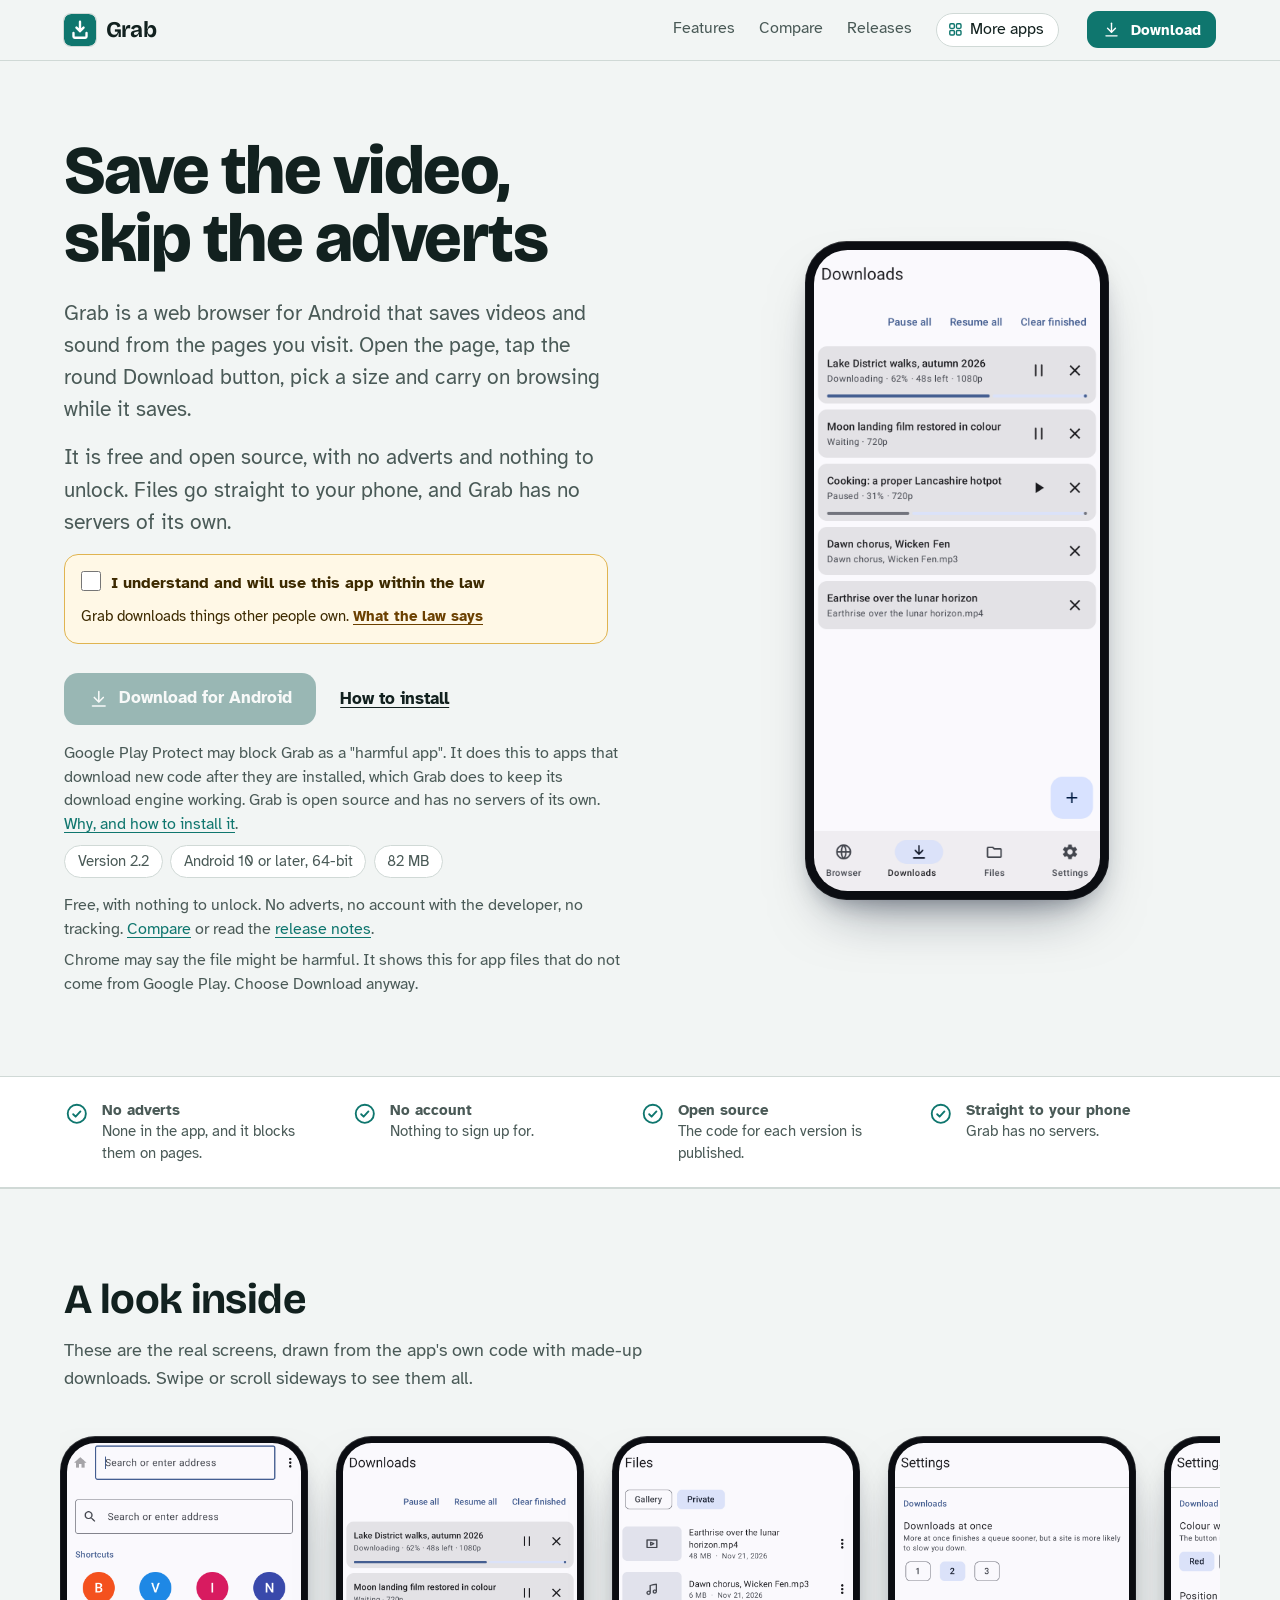
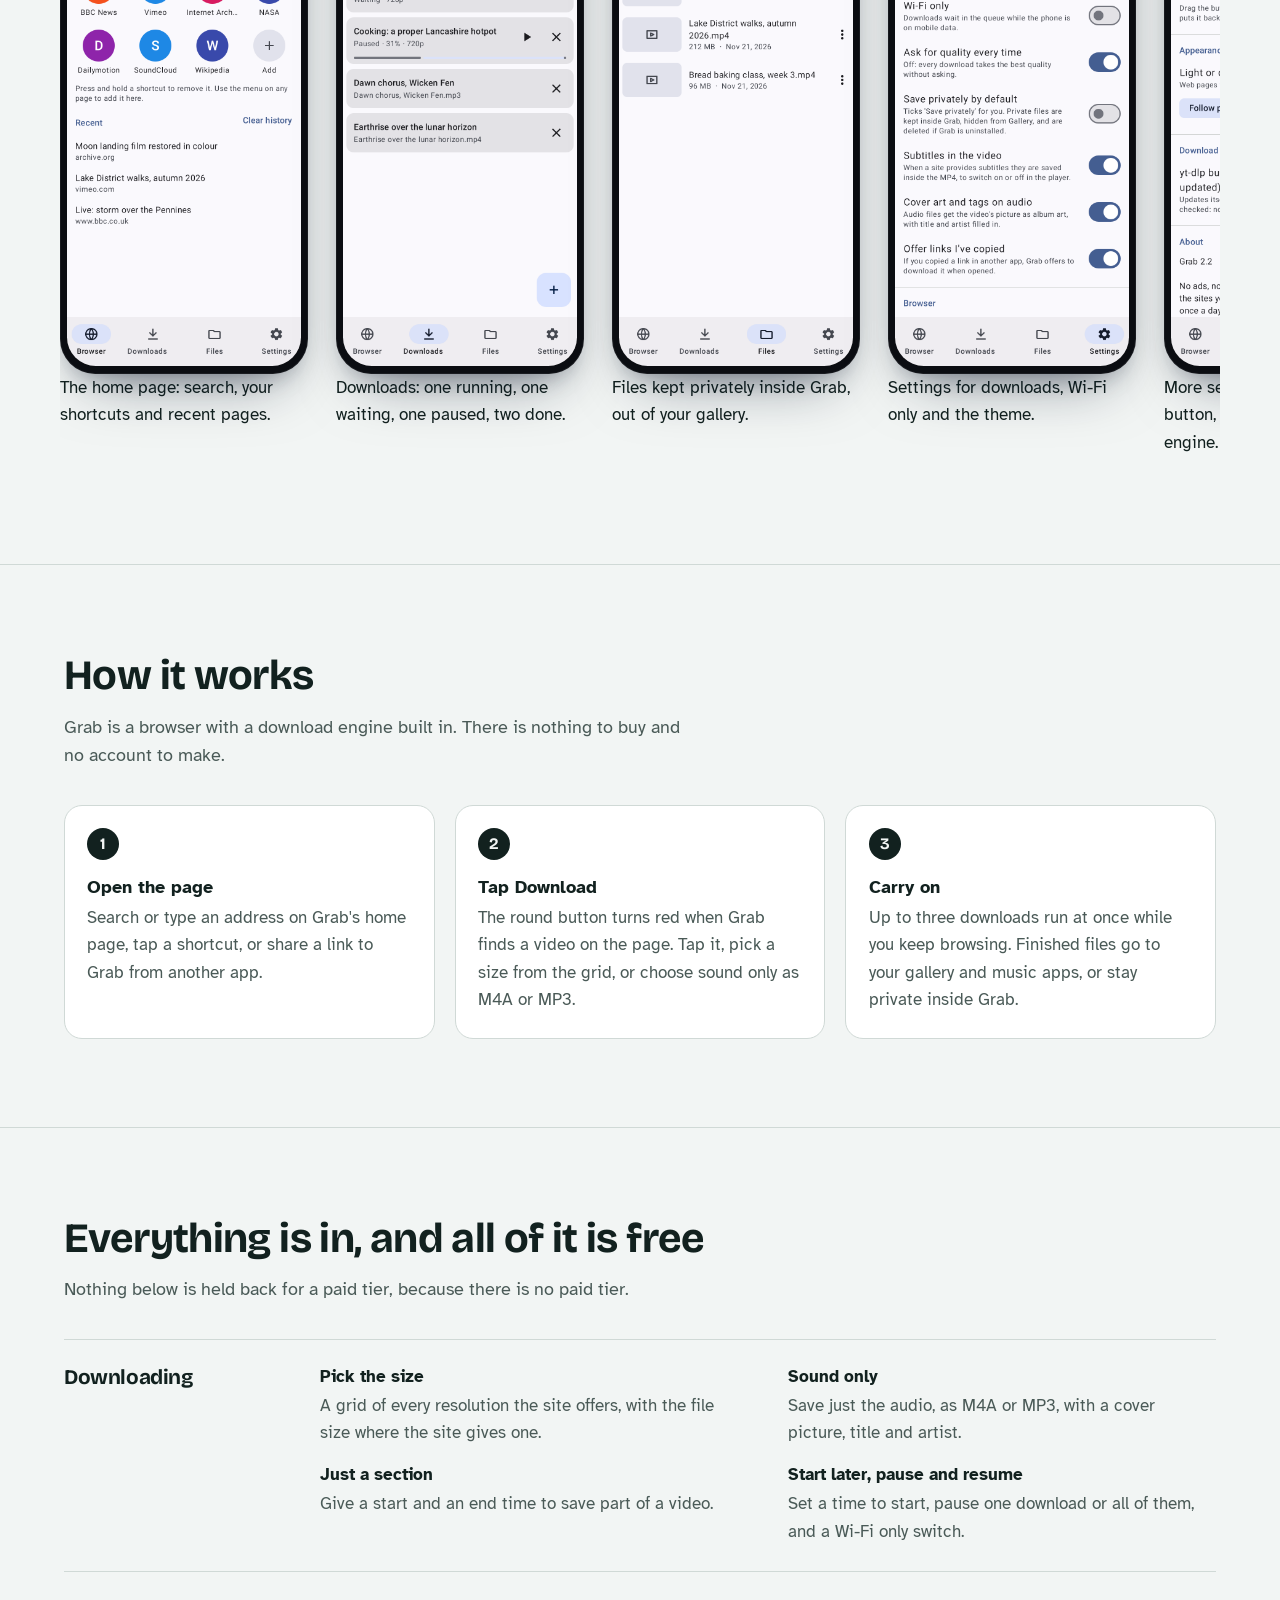
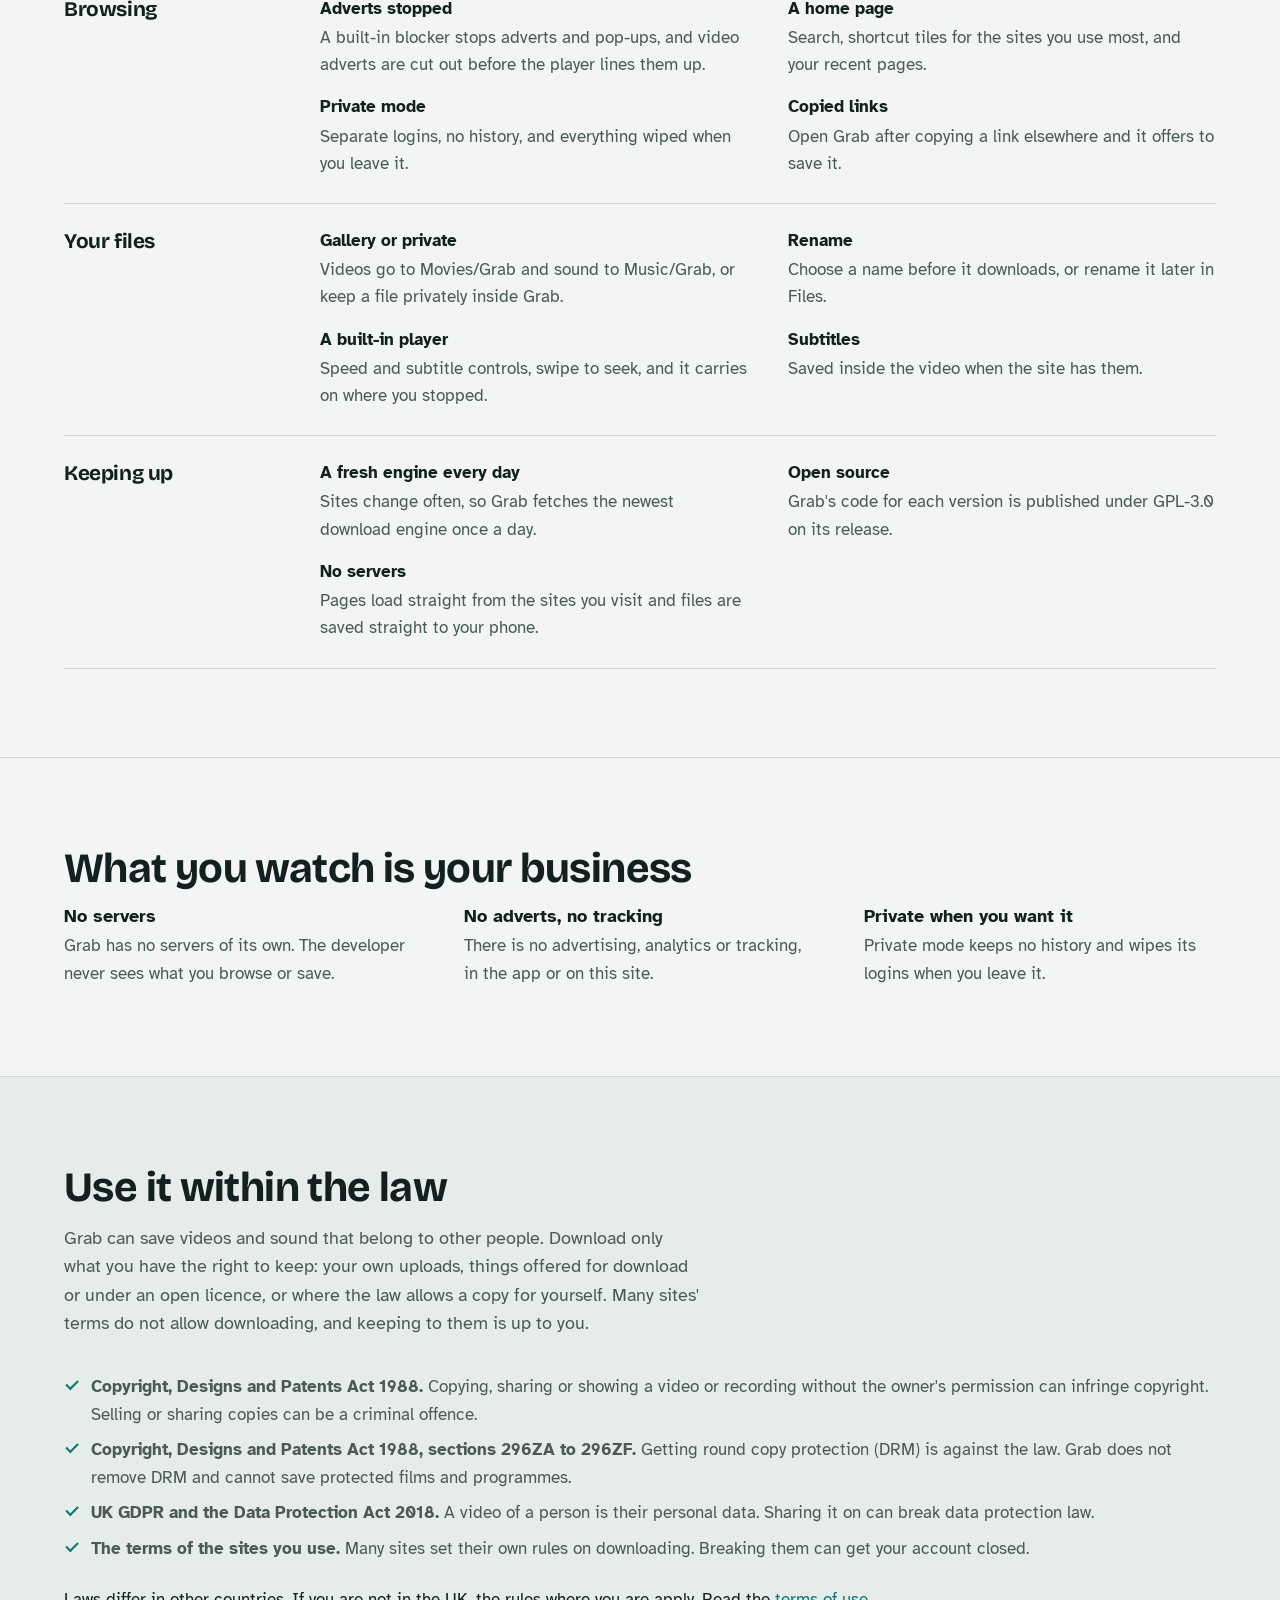
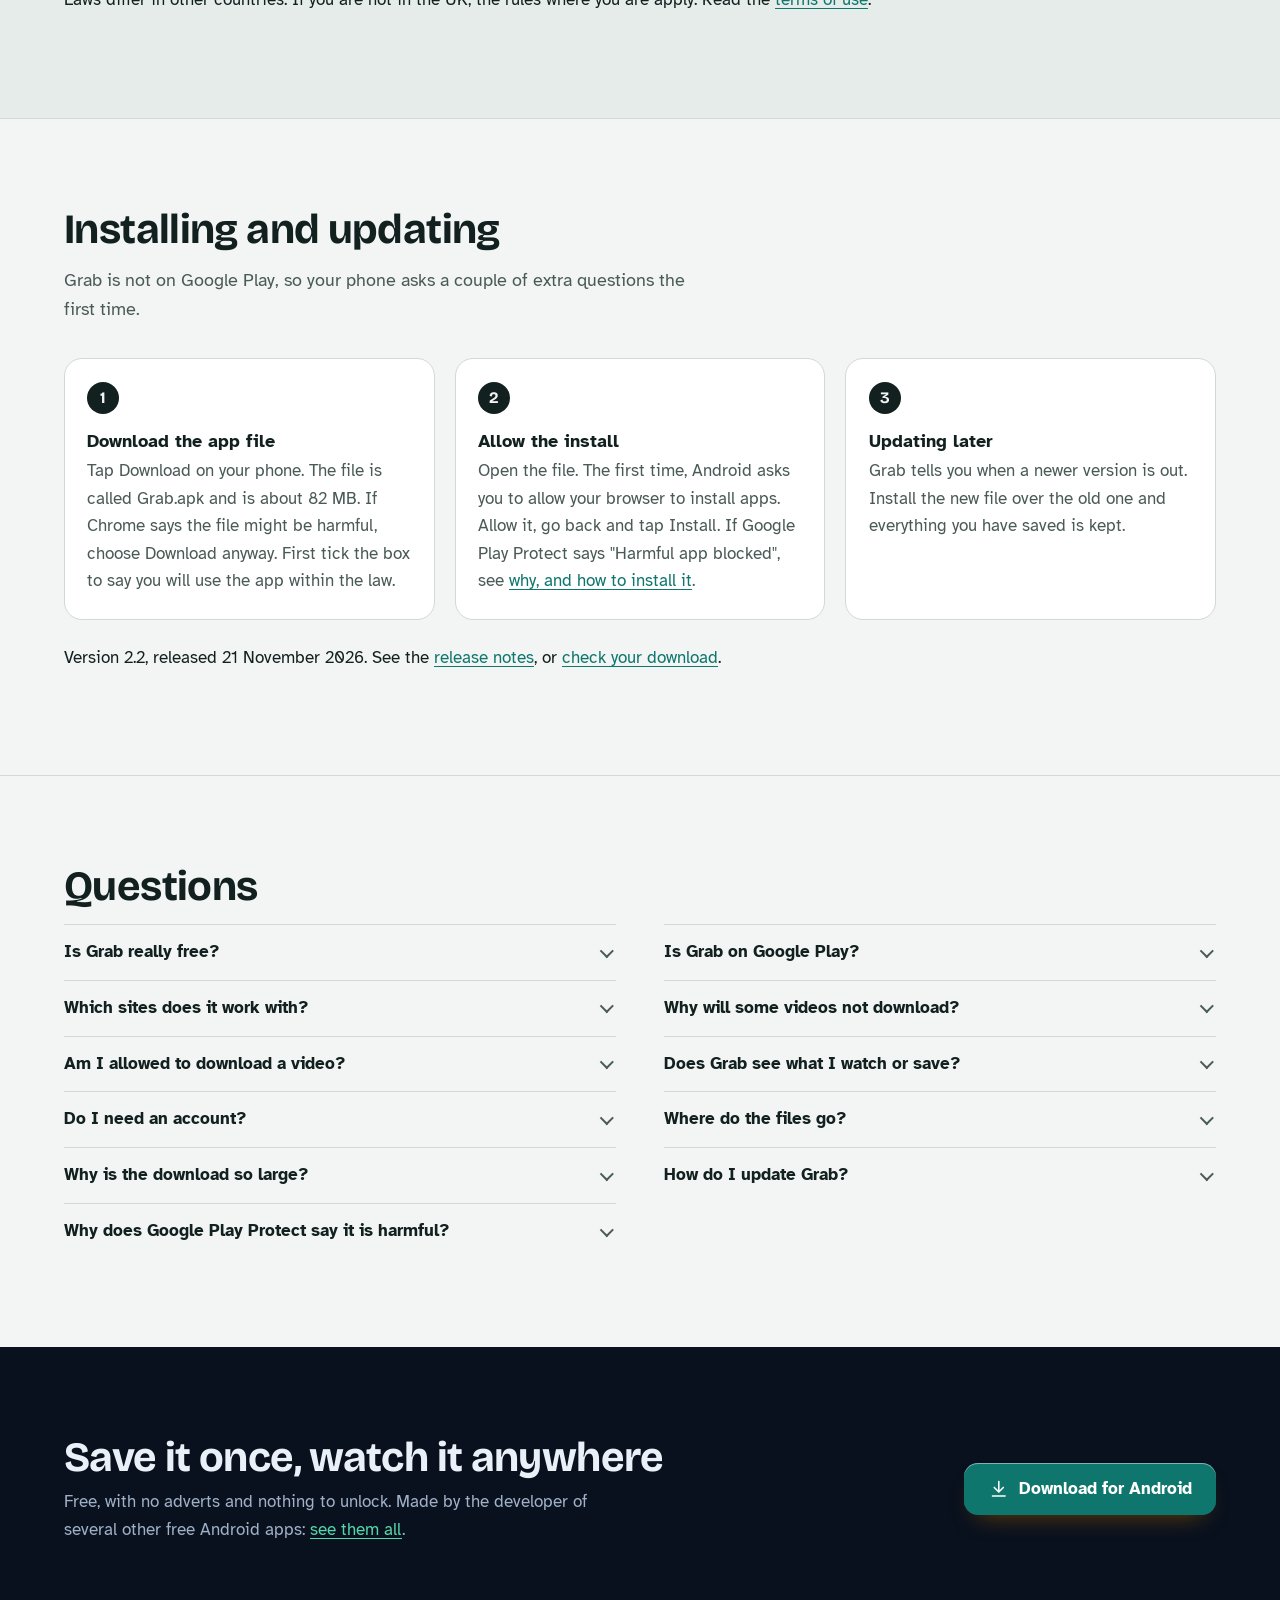
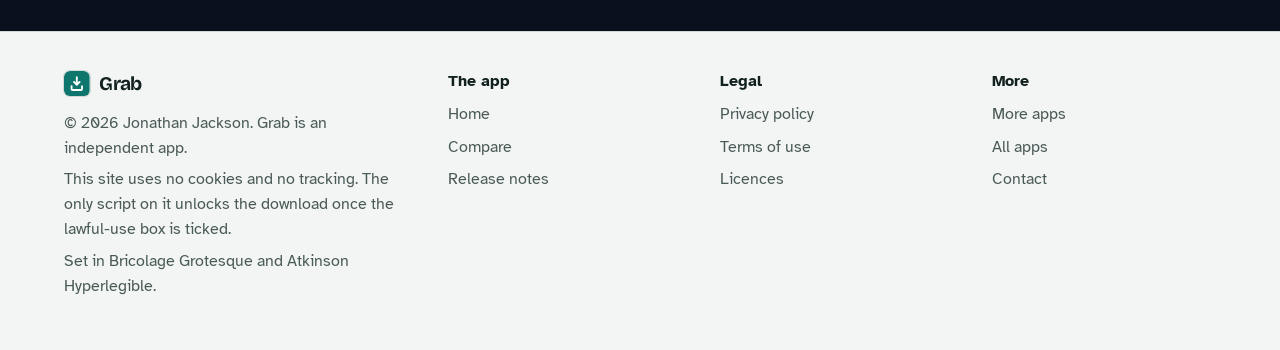
<file: index.html>
<!DOCTYPE html>
<html lang="en-GB">
<head>
<meta charset="utf-8">
<meta name="viewport" content="width=device-width, initial-scale=1">
<title>Grab: a free video and audio downloader for Android, with no adverts</title>
<meta name="description" content="Grab is a free, open-source Android browser that saves videos and sound from the sites you visit. Pick a size, queue it and carry on. No adverts, no account, nothing to unlock.">
<meta name="author" content="Jonathan Jackson">
<link rel="canonical" href="https://customgpter.github.io/grab/">
<meta name="theme-color" content="#f2f5f4" media="(prefers-color-scheme: light)">
<meta name="theme-color" content="#0c1413" media="(prefers-color-scheme: dark)">
<meta property="og:type" content="website">
<meta property="og:site_name" content="Grab">
<meta property="og:title" content="Grab: a free video and audio downloader for Android, with no adverts">
<meta property="og:description" content="Grab is a free, open-source Android browser that saves videos and sound from the sites you visit. Pick a size, queue it and carry on. No adverts, no account, nothing to unlock.">
<meta property="og:url" content="https://customgpter.github.io/grab/">
<meta property="og:image" content="https://customgpter.github.io/grab/assets/og.png">
<meta property="og:image:width" content="1200">
<meta property="og:image:height" content="630">
<meta property="og:image:alt" content="Grab&#x27;s Downloads tab with one download running and others queued">
<meta property="og:locale" content="en_GB">
<meta name="twitter:card" content="summary_large_image">
<link rel="icon" href="./assets/favicon.svg" type="image/svg+xml">
<link rel="apple-touch-icon" href="./assets/apple-touch-icon.png">
<link rel="preload" href="./assets/fonts/bricolage-grotesque-latin.woff2" as="font" type="font/woff2" crossorigin>
<link rel="preload" href="./assets/fonts/atkinson-hyperlegible-latin-400-normal.woff2" as="font" type="font/woff2" crossorigin>
<link rel="stylesheet" href="./assets/site.css?v=1">
<link rel="stylesheet" href="./assets/house.css?v=1">
<link rel="stylesheet" href="./assets/apps-list.css?v=1">
<script src="./assets/apps-list.js?v=1" defer></script>
<script type="application/ld+json">{"@context":"https://schema.org","@type":"SoftwareApplication","name":"Grab","url":"https://customgpter.github.io/grab/","description":"Grab is a free, open-source Android browser that saves videos and sound from the sites you visit. Pick a size, queue it and carry on. No adverts, no account, nothing to unlock.","applicationCategory":"MultimediaApplication","operatingSystem":"Android 10 or later, 64-bit","softwareVersion":"2.2","downloadUrl":"https://github.com/CustomGPTer/grab/releases/latest/download/Grab.apk","releaseNotes":"https://customgpter.github.io/grab/releases.html","offers":{"@type":"Offer","price":"0","priceCurrency":"GBP"},"inLanguage":"en-GB","image":"https://customgpter.github.io/grab/assets/og.png","featureList":["Pick the size","Sound only","Just a section","Start later, pause and resume","Adverts stopped","A home page","Private mode","Copied links","Gallery or private","Rename","A built-in player","Subtitles"],"author":{"@type":"Person","name":"Jonathan Jackson"}}</script>
<script type="application/ld+json">{"@context":"https://schema.org","@type":"FAQPage","mainEntity":[{"@type":"Question","name":"Is Grab really free?","acceptedAnswer":{"@type":"Answer","text":"Yes. There is no paid version, no subscription and no adverts, and nothing in the app is locked. It is also open source. See the comparison."}},{"@type":"Question","name":"Is Grab on Google Play?","acceptedAnswer":{"@type":"Answer","text":"No. Grab is a personal project and is downloaded from this site as an Android app file. It needs Android 10 or later on a 64-bit phone, which covers almost every phone sold in recent years."}},{"@type":"Question","name":"Which sites does it work with?","acceptedAnswer":{"@type":"Answer","text":"Grab uses yt-dlp, an open-source download engine that recognises well over a thousand video and audio sites. On a site the engine does not know, Grab offers the stream the page itself was playing. Sites change often, so Grab fetches the newest engine once a day."}},{"@type":"Question","name":"Why will some videos not download?","acceptedAnswer":{"@type":"Answer","text":"Films and programmes on services such as Netflix, Disney+ and Prime Video are locked with copy protection (DRM). Grab does not remove DRM and cannot save them. Now and then a site changes in a way that stops downloads until the engine catches up, which the daily update usually puts right."}},{"@type":"Question","name":"Am I allowed to download a video?","acceptedAnswer":{"@type":"Answer","text":"That depends on the video and the site. Download only what you have the right to keep: your own uploads, videos offered for download or under an open licence, or where the law where you live allows a copy for yourself. Many sites' terms do not allow downloading, and keeping to them is up to you. The detail is in the terms."}},{"@type":"Question","name":"Does Grab see what I watch or save?","acceptedAnswer":{"@type":"Answer","text":"No. Grab has no servers. Pages load straight from the sites you visit, and files are saved straight to your phone."}},{"@type":"Question","name":"Do I need an account?","acceptedAnswer":{"@type":"Answer","text":"No. If a video is only shown to people who are signed in to its site, sign in on that site in Grab's browser. Grab tries the download without your login first and uses it only if that fails."}},{"@type":"Question","name":"Where do the files go?","acceptedAnswer":{"@type":"Answer","text":"Videos go to Movies/Grab and sound to Music/Grab, where your gallery and music apps can see them. Files you save privately stay inside Grab, hidden from other apps, and are deleted if you uninstall it."}},{"@type":"Question","name":"Why is the download so large?","acceptedAnswer":{"@type":"Answer","text":"The file is about 82 MB because Grab carries its whole download engine with it: yt-dlp, the Python it runs on, and FFmpeg for joining and converting files."}},{"@type":"Question","name":"How do I update Grab?","acceptedAnswer":{"@type":"Answer","text":"Download the latest version from this site and install it over the one you have. Your downloads, queue, shortcuts and settings are kept."}},{"@type":"Question","name":"Why does Google Play Protect say it is harmful?","acceptedAnswer":{"@type":"Answer","text":"Play Protect is wary of apps that download new code after they are installed. Grab fetches the newest download engine once a day so it keeps working as sites change. Grab is open source and has no servers of its own. See why, and how to install it."}}]}</script>
</head>
<body>
<a class="skip" href="#main">Skip to content</a>
<header class="masthead">
<div class="wrap">
<a class="brand" href="./" aria-label="Grab home"><svg viewBox="0 0 108 108" aria-hidden="true"><rect width="108" height="108" rx="24" fill="#0f766e"/><path d="M54 26v32M42 46l12 12 12-12M32 64v12q0 4 4 4h36q4 0 4-4V64" fill="none" stroke="#fff" stroke-width="8" stroke-linecap="round" stroke-linejoin="round"/></svg><span>Grab</span></a>
<nav aria-label="Main"><ul><li><a href="./#features">Features</a></li><li><a href="./compare.html">Compare</a></li><li><a href="./releases.html">Releases</a></li><li><a class="more-apps" href="./more-apps.html"><svg class="ico" viewBox="0 0 24 24" aria-hidden="true"><rect x="4" y="4" width="6.5" height="6.5" rx="1.6"/><rect x="13.5" y="4" width="6.5" height="6.5" rx="1.6"/><rect x="4" y="13.5" width="6.5" height="6.5" rx="1.6"/><rect x="13.5" y="13.5" width="6.5" height="6.5" rx="1.6"/></svg>More apps</a></li></ul></nav>
<a class="button small" href="./#download"><svg class="ico" viewBox="0 0 24 24" aria-hidden="true"><path d="M12 4v11"/><path d="M7 10.5l5 5 5-5"/><path d="M5 20h14"/></svg>Download</a>
</div>
</header>
<main id="main">
<div class="hero">
<div class="wrap hero-grid">
<div class="hero-copy">
<h1>Save the video, skip the adverts</h1>
<p class="lede">Grab is a web browser for Android that saves videos and sound from the pages you visit. Open the page, tap the round Download button, pick a size and carry on browsing while it saves.</p><p class="lede">It is free and open source, with no adverts and nothing to unlock. Files go straight to your phone, and Grab has no servers of its own.</p>

<div class="gate-scope"><div class="law-box" data-gate><label><input type="checkbox"> I understand and will use this app within the law</label><p>Grab downloads things other people own. <a href="terms.html#law">What the law says</a></p><noscript><p>Turn on JavaScript to tick the box and download.</p></noscript></div><p class="get" id="download"><a class="button" data-href="https://github.com/CustomGPTer/grab/releases/latest/download/Grab.apk" aria-disabled="true" role="link" tabindex="-1"><svg class="ico" viewBox="0 0 24 24" aria-hidden="true"><path d="M12 4v11"/><path d="M7 10.5l5 5 5-5"/><path d="M5 20h14"/></svg>Download for Android</a><a class="aside" href="#install">How to install</a></p></div>
<p class="facts protect-note">Google Play Protect may block Grab as a "harmful app". It does this to apps that download new code after they are installed, which Grab does to keep its download engine working. Grab is open source and has no servers of its own. <a href="releases.html#play-protect">Why, and how to install it</a>.</p>
<ul class="pills"><li>Version 2.2</li><li>Android 10 or later, 64-bit</li><li>82 MB</li></ul>
<p class="facts">Free, with nothing to unlock. No adverts, no account with the developer, no tracking. <a href="compare.html">Compare</a> or read the <a href="releases.html">release notes</a>.</p>
<p class="facts">Chrome may say the file might be harmful. It shows this for app files that do not come from Google Play. Choose Download anyway.</p>
</div>
<div class="hero-phone"><div class="phone"><img src="./assets/screens/downloads.png" alt="Downloads: one running, one waiting, one paused, two done." width="393" height="852" fetchpriority="high"></div></div>
</div>
</div>

<section class="promises" aria-label="In short">
<div class="wrap"><ul><li><svg class="ico" viewBox="0 0 24 24" aria-hidden="true"><circle cx="12" cy="12" r="8.5"/><path d="M8.6 12.4l2.3 2.3 4.5-4.9"/></svg><span><b>No adverts</b><span>None in the app, and it blocks them on pages.</span></span></li><li><svg class="ico" viewBox="0 0 24 24" aria-hidden="true"><circle cx="12" cy="12" r="8.5"/><path d="M8.6 12.4l2.3 2.3 4.5-4.9"/></svg><span><b>No account</b><span>Nothing to sign up for.</span></span></li><li><svg class="ico" viewBox="0 0 24 24" aria-hidden="true"><circle cx="12" cy="12" r="8.5"/><path d="M8.6 12.4l2.3 2.3 4.5-4.9"/></svg><span><b>Open source</b><span>The code for each version is published.</span></span></li><li><svg class="ico" viewBox="0 0 24 24" aria-hidden="true"><circle cx="12" cy="12" r="8.5"/><path d="M8.6 12.4l2.3 2.3 4.5-4.9"/></svg><span><b>Straight to your phone</b><span>Grab has no servers.</span></span></li></ul></div>
</section>

<section id="screens" aria-labelledby="screens-h">
<div class="wrap">
<h2 id="screens-h">A look inside</h2>
<p class="intro">These are the real screens, drawn from the app&#x27;s own code with made-up downloads. Swipe or scroll sideways to see them all.</p>
<div class="gallery" tabindex="0" role="region" aria-label="Screens from Grab"><figure class="shot"><div class="phone"><img src="./assets/screens/home.png" alt="The home page: search, your shortcuts and recent pages." width="393" height="852" loading="eager" decoding="async"></div><figcaption>The home page: search, your shortcuts and recent pages.</figcaption></figure><figure class="shot"><div class="phone"><img src="./assets/screens/downloads.png" alt="Downloads: one running, one waiting, one paused, two done." width="393" height="852" loading="eager" decoding="async"></div><figcaption>Downloads: one running, one waiting, one paused, two done.</figcaption></figure><figure class="shot"><div class="phone"><img src="./assets/screens/files.png" alt="Files kept privately inside Grab, out of your gallery." width="393" height="852" loading="eager" decoding="async"></div><figcaption>Files kept privately inside Grab, out of your gallery.</figcaption></figure><figure class="shot"><div class="phone"><img src="./assets/screens/settings.png" alt="Settings for downloads, Wi-Fi only and the theme." width="393" height="852" loading="eager" decoding="async"></div><figcaption>Settings for downloads, Wi-Fi only and the theme.</figcaption></figure><figure class="shot"><div class="phone"><img src="./assets/screens/settings-more.png" alt="More settings: the Download button, the theme and the engine." width="393" height="852" loading="eager" decoding="async"></div><figcaption>More settings: the Download button, the theme and the engine.</figcaption></figure></div>
</div>
</section>

<section id="how" aria-labelledby="how-h">
<div class="wrap">
<h2 id="how-h">How it works</h2>
<p class="intro">Grab is a browser with a download engine built in. There is nothing to buy and no account to make.</p>
<ol class="steps"><li><h3>Open the page</h3><p>Search or type an address on Grab's home page, tap a shortcut, or share a link to Grab from another app.</p></li><li><h3>Tap Download</h3><p>The round button turns red when Grab finds a video on the page. Tap it, pick a size from the grid, or choose sound only as M4A or MP3.</p></li><li><h3>Carry on</h3><p>Up to three downloads run at once while you keep browsing. Finished files go to your gallery and music apps, or stay private inside Grab.</p></li></ol>
</div>
</section>

<section id="features" aria-labelledby="features-h">
<div class="wrap">
<h2 id="features-h">Everything is in, and all of it is free</h2>
<p class="intro">Nothing below is held back for a paid tier, because there is no paid tier.</p>
<div class="groups"><div class="group"><h3>Downloading</h3><dl><div><dt>Pick the size</dt><dd>A grid of every resolution the site offers, with the file size where the site gives one.</dd></div><div><dt>Sound only</dt><dd>Save just the audio, as M4A or MP3, with a cover picture, title and artist.</dd></div><div><dt>Just a section</dt><dd>Give a start and an end time to save part of a video.</dd></div><div><dt>Start later, pause and resume</dt><dd>Set a time to start, pause one download or all of them, and a Wi-Fi only switch.</dd></div></dl></div><div class="group"><h3>Browsing</h3><dl><div><dt>Adverts stopped</dt><dd>A built-in blocker stops adverts and pop-ups, and video adverts are cut out before the player lines them up.</dd></div><div><dt>A home page</dt><dd>Search, shortcut tiles for the sites you use most, and your recent pages.</dd></div><div><dt>Private mode</dt><dd>Separate logins, no history, and everything wiped when you leave it.</dd></div><div><dt>Copied links</dt><dd>Open Grab after copying a link elsewhere and it offers to save it.</dd></div></dl></div><div class="group"><h3>Your files</h3><dl><div><dt>Gallery or private</dt><dd>Videos go to Movies/Grab and sound to Music/Grab, or keep a file privately inside Grab.</dd></div><div><dt>Rename</dt><dd>Choose a name before it downloads, or rename it later in Files.</dd></div><div><dt>A built-in player</dt><dd>Speed and subtitle controls, swipe to seek, and it carries on where you stopped.</dd></div><div><dt>Subtitles</dt><dd>Saved inside the video when the site has them.</dd></div></dl></div><div class="group"><h3>Keeping up</h3><dl><div><dt>A fresh engine every day</dt><dd>Sites change often, so Grab fetches the newest download engine once a day.</dd></div><div><dt>Open source</dt><dd>Grab's code for each version is published under GPL-3.0 on its release.</dd></div><div><dt>No servers</dt><dd>Pages load straight from the sites you visit and files are saved straight to your phone.</dd></div></dl></div></div>
</div>
</section>

<section id="privacy" aria-labelledby="privacy-h">
<div class="wrap">
<h2 id="privacy-h">What you watch is your business</h2>
<ul class="plain"><li><h3>No servers</h3><p>Grab has no servers of its own. The developer never sees what you browse or save.</p></li><li><h3>No adverts, no tracking</h3><p>There is no advertising, analytics or tracking, in the app or on this site.</p></li><li><h3>Private when you want it</h3><p>Private mode keeps no history and wipes its logins when you leave it.</p></li></ul>
</div>
</section>

<section id="law" aria-labelledby="law-h" class="law-band">
<div class="wrap">
<h2 id="law-h">Use it within the law</h2>
<p class="intro">Grab can save videos and sound that belong to other people. Download only what you have the right to keep: your own uploads, things offered for download or under an open licence, or where the law allows a copy for yourself. Many sites' terms do not allow downloading, and keeping to them is up to you.</p>
<ul class="ticks"><li><b>Copyright, Designs and Patents Act 1988.</b> Copying, sharing or showing a video or recording without the owner's permission can infringe copyright. Selling or sharing copies can be a criminal offence.</li><li><b>Copyright, Designs and Patents Act 1988, sections 296ZA to 296ZF.</b> Getting round copy protection (DRM) is against the law. Grab does not remove DRM and cannot save protected films and programmes.</li><li><b>UK GDPR and the Data Protection Act 2018.</b> A video of a person is their personal data. Sharing it on can break data protection law.</li><li><b>The terms of the sites you use.</b> Many sites set their own rules on downloading. Breaking them can get your account closed.</li></ul>
<p class="after-table">Laws differ in other countries. If you are not in the UK, the rules where you are apply. Read the <a href="terms.html#law">terms of use</a>.</p>
</div>
</section>
<section id="install" aria-labelledby="install-h">
<div class="wrap">
<h2 id="install-h">Installing and updating</h2>
<p class="intro">Grab is not on Google Play, so your phone asks a couple of extra questions the first time.</p>
<ol class="steps"><li><h3>Download the app file</h3><p>Tap Download on your phone. The file is called Grab.apk and is about 82 MB. If Chrome says the file might be harmful, choose Download anyway. First tick the box to say you will use the app within the law.</p></li><li><h3>Allow the install</h3><p>Open the file. The first time, Android asks you to allow your browser to install apps. Allow it, go back and tap Install. If Google Play Protect says "Harmful app blocked", see <a href="releases.html#play-protect">why, and how to install it</a>.</p></li><li><h3>Updating later</h3><p>Grab tells you when a newer version is out. Install the new file over the old one and everything you have saved is kept.</p></li></ol>
<p class="after-table">Version 2.2, released 21 November 2026. See the <a href="releases.html">release notes</a>, or <a href="releases.html#checking">check your download</a>.</p>
</div>
</section>

<section id="questions" aria-labelledby="questions-h">
<div class="wrap">
<h2 id="questions-h">Questions</h2>
<div class="faq"><details><summary>Is Grab really free?</summary><p>Yes. There is no paid version, no subscription and no adverts, and nothing in the app is locked. It is also open source. <a href="compare.html">See the comparison</a>.</p></details><details><summary>Is Grab on Google Play?</summary><p>No. Grab is a personal project and is downloaded from this site as an Android app file. It needs Android 10 or later on a 64-bit phone, which covers almost every phone sold in recent years.</p></details><details><summary>Which sites does it work with?</summary><p>Grab uses yt-dlp, an open-source download engine that recognises well over a thousand video and audio sites. On a site the engine does not know, Grab offers the stream the page itself was playing. Sites change often, so Grab fetches the newest engine once a day.</p></details><details><summary>Why will some videos not download?</summary><p>Films and programmes on services such as Netflix, Disney+ and Prime Video are locked with copy protection (DRM). Grab does not remove DRM and cannot save them. Now and then a site changes in a way that stops downloads until the engine catches up, which the daily update usually puts right.</p></details><details><summary>Am I allowed to download a video?</summary><p>That depends on the video and the site. Download only what you have the right to keep: your own uploads, videos offered for download or under an open licence, or where the law where you live allows a copy for yourself. Many sites' terms do not allow downloading, and keeping to them is up to you. The detail is in the <a href="terms.html#downloads">terms</a>.</p></details><details><summary>Does Grab see what I watch or save?</summary><p>No. Grab has no servers. Pages load straight from the sites you visit, and files are saved straight to your phone.</p></details><details><summary>Do I need an account?</summary><p>No. If a video is only shown to people who are signed in to its site, sign in on that site in Grab's browser. Grab tries the download without your login first and uses it only if that fails.</p></details><details><summary>Where do the files go?</summary><p>Videos go to Movies/Grab and sound to Music/Grab, where your gallery and music apps can see them. Files you save privately stay inside Grab, hidden from other apps, and are deleted if you uninstall it.</p></details><details><summary>Why is the download so large?</summary><p>The file is about 82 MB because Grab carries its whole download engine with it: yt-dlp, the Python it runs on, and FFmpeg for joining and converting files.</p></details><details><summary>How do I update Grab?</summary><p>Download the latest version from this site and install it over the one you have. Your downloads, queue, shortcuts and settings are kept.</p></details><details><summary>Why does Google Play Protect say it is harmful?</summary><p>Play Protect is wary of apps that download new code after they are installed. Grab fetches the newest download engine once a day so it keeps working as sites change. Grab is open source and has no servers of its own. See <a href="releases.html#play-protect">why, and how to install it</a>.</p></details></div>
</div>
</section>

<section class="closing" aria-labelledby="closing-h">
<div class="wrap">
<div><h2 id="closing-h">Save it once, watch it anywhere</h2><p>Free, with no adverts and nothing to unlock. Made by the developer of several other free Android apps: <a href="more-apps.html">see them all</a>.</p></div>
<a class="button" href="./#download"><svg class="ico" viewBox="0 0 24 24" aria-hidden="true"><path d="M12 4v11"/><path d="M7 10.5l5 5 5-5"/><path d="M5 20h14"/></svg>Download for Android</a>
</div>
</section>
</main>
<footer class="colophon">
<div class="wrap">
<div>
<a class="brand" href="./" aria-label="Grab home"><svg viewBox="0 0 108 108" aria-hidden="true"><rect width="108" height="108" rx="24" fill="#0f766e"/><path d="M54 26v32M42 46l12 12 12-12M32 64v12q0 4 4 4h36q4 0 4-4V64" fill="none" stroke="#fff" stroke-width="8" stroke-linecap="round" stroke-linejoin="round"/></svg><span>Grab</span></a>
<p>&copy; 2026 Jonathan Jackson. Grab is an independent app.</p>
<p>This site uses no cookies and no tracking. The only script on it unlocks the download once the lawful-use box is ticked.</p>
<p>Set in Bricolage Grotesque and Atkinson Hyperlegible.</p>
</div>
<nav aria-label="The app"><h2>The app</h2><ul>
<li><a href="./">Home</a></li>
<li><a href="./compare.html">Compare</a></li>
<li><a href="./releases.html">Release notes</a></li>

</ul></nav>
<nav aria-label="Legal"><h2>Legal</h2><ul>
<li><a href="./privacy.html">Privacy policy</a></li>
<li><a href="./terms.html">Terms of use</a></li>
<li><a href="./licences.html">Licences</a></li>
</ul></nav>
<nav aria-label="More"><h2>More</h2><ul>
<li><a href="./more-apps.html">More apps</a></li>
<li><a href="https://customgpter.github.io/">All apps</a></li>
<li><a href="https://github.com/CustomGPTer/grab/issues">Contact</a></li>
</ul></nav>
</div>
</footer>
</body>
</html>
</file>
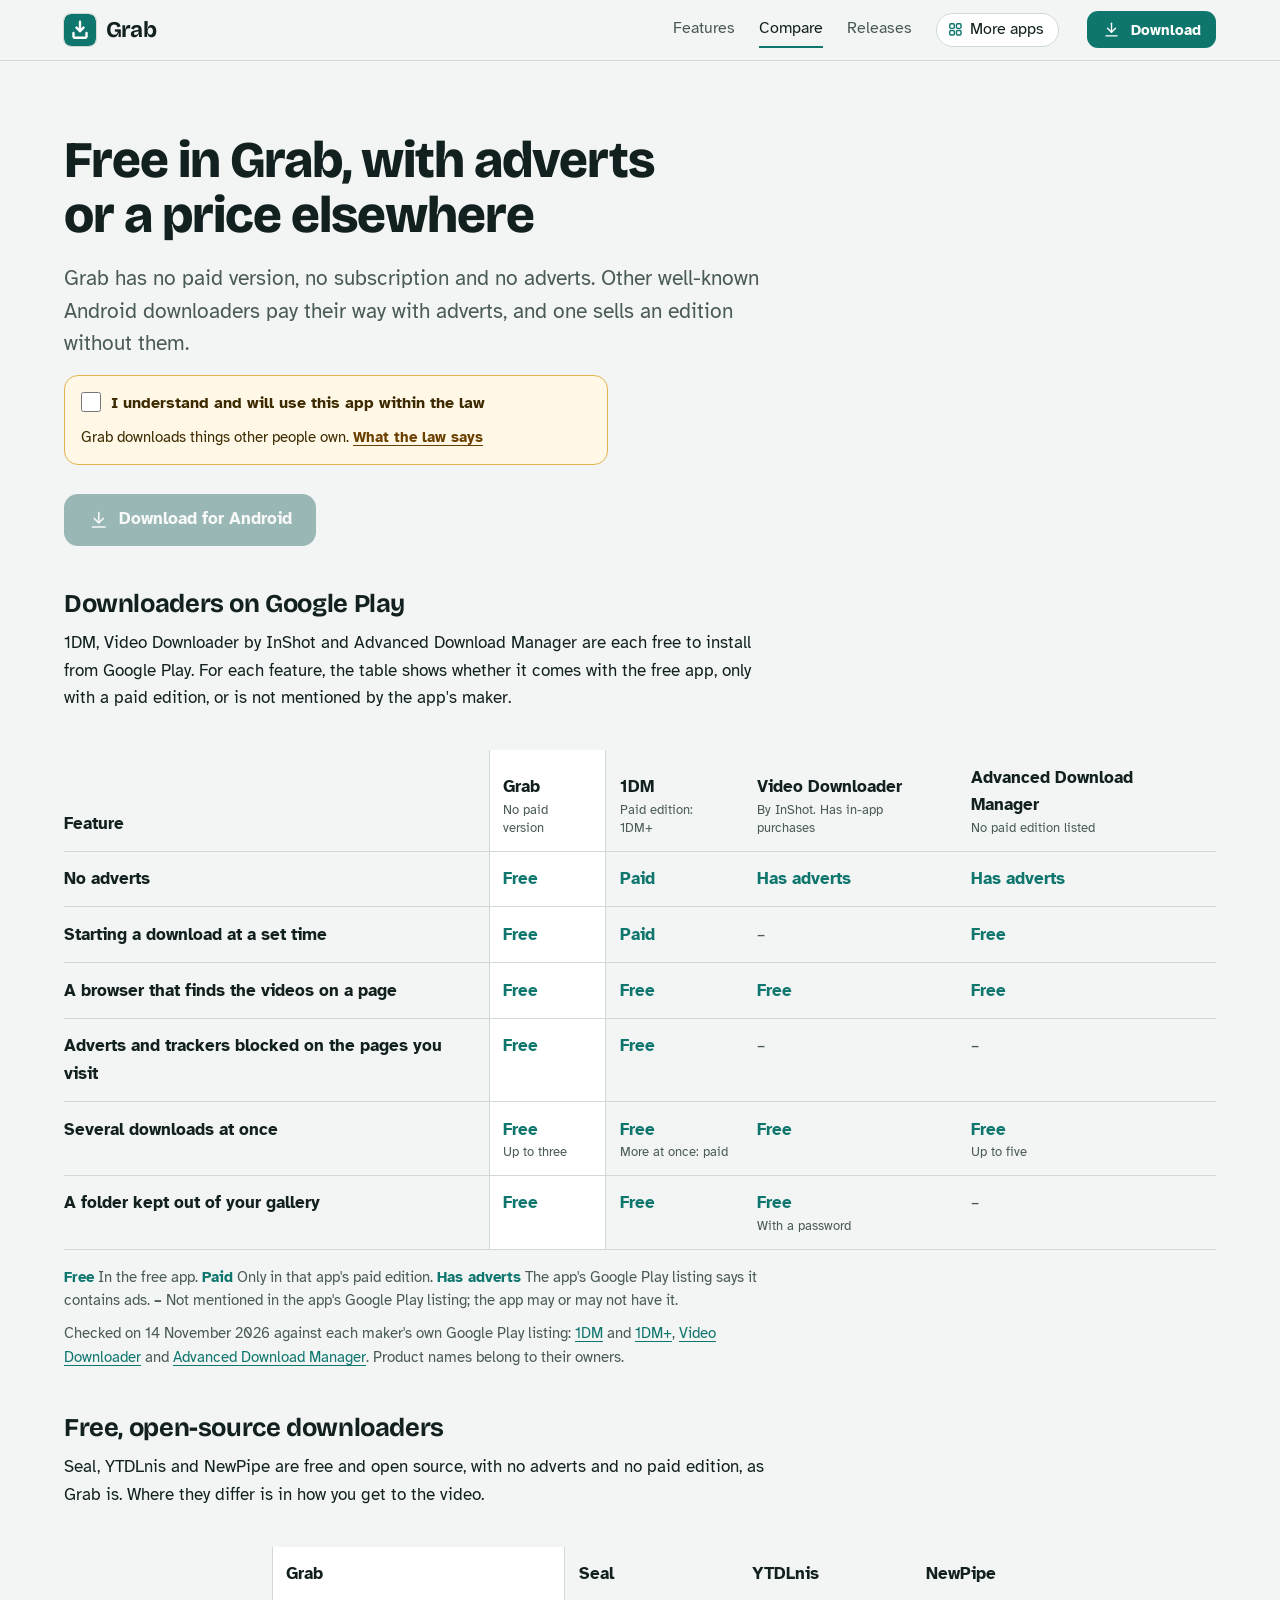
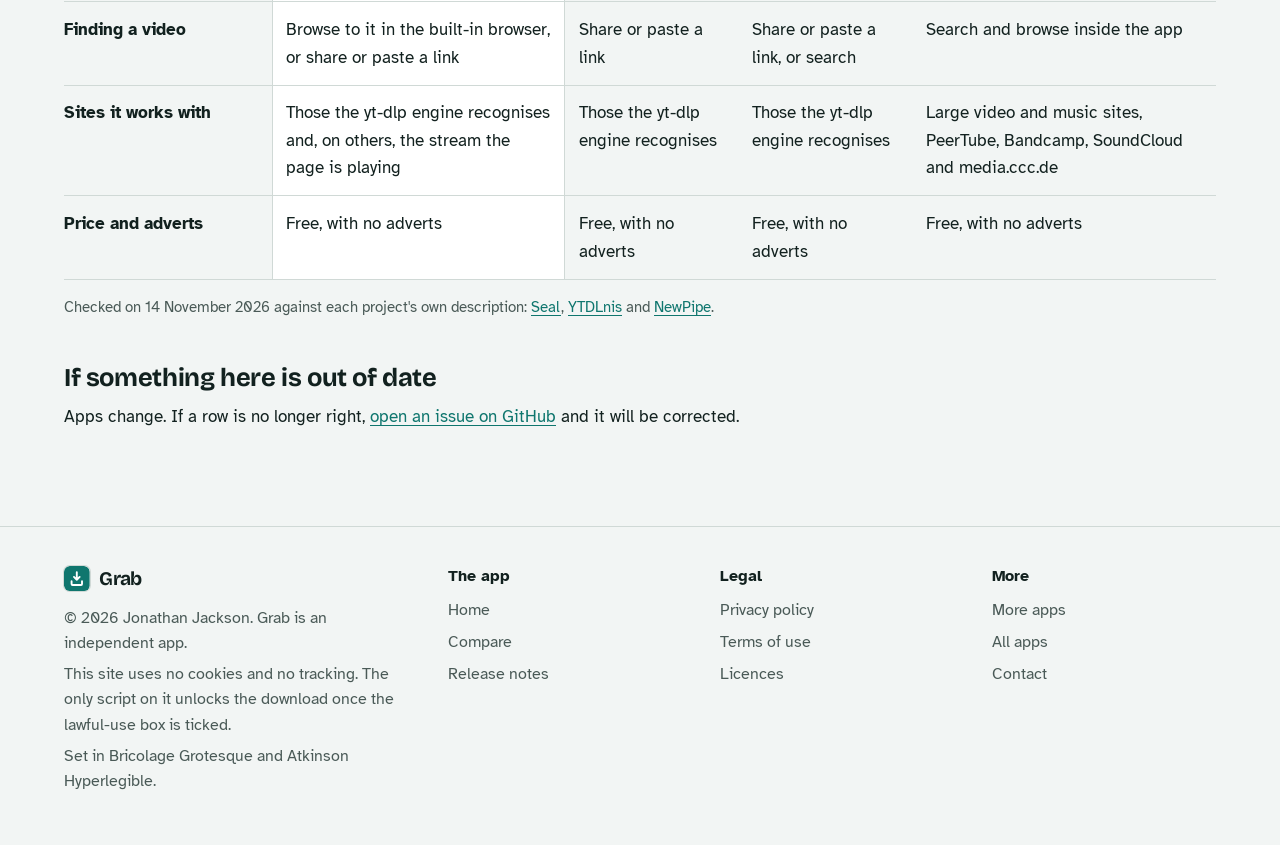
<file: compare.html>
<!DOCTYPE html>
<html lang="en-GB">
<head>
<meta charset="utf-8">
<meta name="viewport" content="width=device-width, initial-scale=1">
<title>Grab compared with other Android video downloaders</title>
<meta name="description" content="How Grab compares with 1DM, Video Downloader by InShot, Advanced Download Manager, Seal, YTDLnis and NewPipe: what is free, what is paid and what carries adverts.">
<meta name="author" content="Jonathan Jackson">
<link rel="canonical" href="https://customgpter.github.io/grab/compare.html">
<meta name="theme-color" content="#f2f5f4" media="(prefers-color-scheme: light)">
<meta name="theme-color" content="#0c1413" media="(prefers-color-scheme: dark)">
<meta property="og:type" content="website">
<meta property="og:site_name" content="Grab">
<meta property="og:title" content="Grab compared with other Android video downloaders">
<meta property="og:description" content="How Grab compares with 1DM, Video Downloader by InShot, Advanced Download Manager, Seal, YTDLnis and NewPipe: what is free, what is paid and what carries adverts.">
<meta property="og:url" content="https://customgpter.github.io/grab/compare.html">
<meta property="og:image" content="https://customgpter.github.io/grab/assets/og.png">
<meta property="og:image:width" content="1200">
<meta property="og:image:height" content="630">
<meta property="og:image:alt" content="Grab&#x27;s Downloads tab with one download running and others queued">
<meta property="og:locale" content="en_GB">
<meta name="twitter:card" content="summary_large_image">
<link rel="icon" href="./assets/favicon.svg" type="image/svg+xml">
<link rel="apple-touch-icon" href="./assets/apple-touch-icon.png">
<link rel="preload" href="./assets/fonts/bricolage-grotesque-latin.woff2" as="font" type="font/woff2" crossorigin>
<link rel="preload" href="./assets/fonts/atkinson-hyperlegible-latin-400-normal.woff2" as="font" type="font/woff2" crossorigin>
<link rel="stylesheet" href="./assets/site.css?v=1">
<link rel="stylesheet" href="./assets/house.css?v=1">
<link rel="stylesheet" href="./assets/apps-list.css?v=1">
<script src="./assets/apps-list.js?v=1" defer></script>
</head>
<body>
<a class="skip" href="#main">Skip to content</a>
<header class="masthead">
<div class="wrap">
<a class="brand" href="./" aria-label="Grab home"><svg viewBox="0 0 108 108" aria-hidden="true"><rect width="108" height="108" rx="24" fill="#0f766e"/><path d="M54 26v32M42 46l12 12 12-12M32 64v12q0 4 4 4h36q4 0 4-4V64" fill="none" stroke="#fff" stroke-width="8" stroke-linecap="round" stroke-linejoin="round"/></svg><span>Grab</span></a>
<nav aria-label="Main"><ul><li><a href="./#features">Features</a></li><li><a href="./compare.html" aria-current="page">Compare</a></li><li><a href="./releases.html">Releases</a></li><li><a class="more-apps" href="./more-apps.html"><svg class="ico" viewBox="0 0 24 24" aria-hidden="true"><rect x="4" y="4" width="6.5" height="6.5" rx="1.6"/><rect x="13.5" y="4" width="6.5" height="6.5" rx="1.6"/><rect x="4" y="13.5" width="6.5" height="6.5" rx="1.6"/><rect x="13.5" y="13.5" width="6.5" height="6.5" rx="1.6"/></svg>More apps</a></li></ul></nav>
<a class="button small" href="./#download"><svg class="ico" viewBox="0 0 24 24" aria-hidden="true"><path d="M12 4v11"/><path d="M7 10.5l5 5 5-5"/><path d="M5 20h14"/></svg>Download</a>
</div>
</header>
<main id="main" class="doc">
<div class="wrap">
<div class="measure">
<h1>Free in Grab, with adverts or a price elsewhere</h1>
<p class="lede">Grab has no paid version, no subscription and no adverts. Other well-known Android downloaders pay their way with adverts, and one sells an edition without them.</p>
<div class="gate-scope"><div class="law-box" data-gate><label><input type="checkbox"> I understand and will use this app within the law</label><p>Grab downloads things other people own. <a href="terms.html#law">What the law says</a></p><noscript><p>Turn on JavaScript to tick the box and download.</p></noscript></div><p class="get"><a class="button" data-href="https://github.com/CustomGPTer/grab/releases/latest/download/Grab.apk" aria-disabled="true" role="link" tabindex="-1"><svg class="ico" viewBox="0 0 24 24" aria-hidden="true"><path d="M12 4v11"/><path d="M7 10.5l5 5 5-5"/><path d="M5 20h14"/></svg>Download for Android</a></p></div>
<h2 id="paid">Downloaders on Google Play</h2>
<p>1DM, Video Downloader by InShot and Advanced Download Manager are each free to install from Google Play. For each feature, the table shows whether it comes with the free app, only with a paid edition, or is not mentioned by the app's maker.</p>
</div>
<div class="scroll">
<table class="cmp">
<thead><tr><th scope="col">Feature</th><th scope="col" class="ours">Grab<small>No paid version</small></th><th scope="col">1DM<small>Paid edition: 1DM+</small></th><th scope="col">Video Downloader<small>By InShot. Has in-app purchases</small></th><th scope="col">Advanced Download Manager<small>No paid edition listed</small></th></tr></thead>
<tbody>
<tr><th scope="row">No adverts</th><td class="yes ours"><span class="app">Grab</span><span class="v">Free</span></td><td class="pay"><span class="app">1DM</span><span class="v">Paid</span></td><td class="pay"><span class="app">Video Downloader</span><span class="v">Has adverts</span></td><td class="pay"><span class="app">Advanced Download Manager</span><span class="v">Has adverts</span></td></tr>
<tr><th scope="row">Starting a download at a set time</th><td class="yes ours"><span class="app">Grab</span><span class="v">Free</span></td><td class="pay"><span class="app">1DM</span><span class="v">Paid</span></td><td class="na"><span class="app">Video Downloader</span><span class="v"><span aria-label="Not mentioned in its listing">&ndash;</span></span></td><td class="yes"><span class="app">Advanced Download Manager</span><span class="v">Free</span></td></tr>
<tr><th scope="row">A browser that finds the videos on a page</th><td class="yes ours"><span class="app">Grab</span><span class="v">Free</span></td><td class="yes"><span class="app">1DM</span><span class="v">Free</span></td><td class="yes"><span class="app">Video Downloader</span><span class="v">Free</span></td><td class="yes"><span class="app">Advanced Download Manager</span><span class="v">Free</span></td></tr>
<tr><th scope="row">Adverts and trackers blocked on the pages you visit</th><td class="yes ours"><span class="app">Grab</span><span class="v">Free</span></td><td class="yes"><span class="app">1DM</span><span class="v">Free</span></td><td class="na"><span class="app">Video Downloader</span><span class="v"><span aria-label="Not mentioned in its listing">&ndash;</span></span></td><td class="na"><span class="app">Advanced Download Manager</span><span class="v"><span aria-label="Not mentioned in its listing">&ndash;</span></span></td></tr>
<tr><th scope="row">Several downloads at once</th><td class="yes ours"><span class="app">Grab</span><span class="v">Free<small>Up to three</small></span></td><td class="yes"><span class="app">1DM</span><span class="v">Free<small>More at once: paid</small></span></td><td class="yes"><span class="app">Video Downloader</span><span class="v">Free</span></td><td class="yes"><span class="app">Advanced Download Manager</span><span class="v">Free<small>Up to five</small></span></td></tr>
<tr><th scope="row">A folder kept out of your gallery</th><td class="yes ours"><span class="app">Grab</span><span class="v">Free</span></td><td class="yes"><span class="app">1DM</span><span class="v">Free</span></td><td class="yes"><span class="app">Video Downloader</span><span class="v">Free<small>With a password</small></span></td><td class="na"><span class="app">Advanced Download Manager</span><span class="v"><span aria-label="Not mentioned in its listing">&ndash;</span></span></td></tr>
</tbody>
</table>
</div>
<div class="measure">
<p class="key"><strong class="yes">Free</strong> In the free app. <strong class="pay">Paid</strong> Only in that app's paid edition. <strong class="pay">Has adverts</strong> The app's Google Play listing says it contains ads. <strong>&ndash;</strong> Not mentioned in the app's Google Play listing; the app may or may not have it.</p>
<p class="key">Checked on 14 November 2026 against each maker's own Google Play listing: <a href="https://play.google.com/store/apps/details?id=idm.internet.download.manager">1DM</a> and <a href="https://play.google.com/store/apps/details?id=idm.internet.download.manager.plus">1DM+</a>, <a href="https://play.google.com/store/apps/details?id=video.downloader.videodownloader">Video Downloader</a> and <a href="https://play.google.com/store/apps/details?id=com.dv.adm">Advanced Download Manager</a>. Product names belong to their owners.</p>
<h2 id="open">Free, open-source downloaders</h2>
<p>Seal, YTDLnis and NewPipe are free and open source, with no adverts and no paid edition, as Grab is. Where they differ is in how you get to the video.</p>
</div>
<div class="scroll">
<table class="cmp kinds">
<thead><tr><th scope="col">&nbsp;</th><th scope="col" class="ours">Grab</th><th scope="col">Seal</th><th scope="col">YTDLnis</th><th scope="col">NewPipe</th></tr></thead>
<tbody>
<tr><th scope="row">Finding a video</th><td class="ours"><span class="app">Grab</span><span class="v">Browse to it in the built-in browser, or share or paste a link</span></td><td><span class="app">Seal</span><span class="v">Share or paste a link</span></td><td><span class="app">YTDLnis</span><span class="v">Share or paste a link, or search</span></td><td><span class="app">NewPipe</span><span class="v">Search and browse inside the app</span></td></tr>
<tr><th scope="row">Sites it works with</th><td class="ours"><span class="app">Grab</span><span class="v">Those the yt-dlp engine recognises and, on others, the stream the page is playing</span></td><td><span class="app">Seal</span><span class="v">Those the yt-dlp engine recognises</span></td><td><span class="app">YTDLnis</span><span class="v">Those the yt-dlp engine recognises</span></td><td><span class="app">NewPipe</span><span class="v">Large video and music sites, PeerTube, Bandcamp, SoundCloud and media.ccc.de</span></td></tr>
<tr><th scope="row">Price and adverts</th><td class="ours"><span class="app">Grab</span><span class="v">Free, with no adverts</span></td><td><span class="app">Seal</span><span class="v">Free, with no adverts</span></td><td><span class="app">YTDLnis</span><span class="v">Free, with no adverts</span></td><td><span class="app">NewPipe</span><span class="v">Free, with no adverts</span></td></tr>
</tbody>
</table>
</div>
<div class="measure">
<p class="key">Checked on 14 November 2026 against each project's own description: <a href="https://github.com/JunkFood02/Seal">Seal</a>, <a href="https://github.com/deniscerri/ytdlnis">YTDLnis</a> and <a href="https://github.com/TeamNewPipe/NewPipe">NewPipe</a>.</p>
<h2 id="wrong">If something here is out of date</h2>
<p>Apps change. If a row is no longer right, <a href="https://github.com/CustomGPTer/grab/issues">open an issue on GitHub</a> and it will be corrected.</p>
</div>
</div>
</main>
<footer class="colophon">
<div class="wrap">
<div>
<a class="brand" href="./" aria-label="Grab home"><svg viewBox="0 0 108 108" aria-hidden="true"><rect width="108" height="108" rx="24" fill="#0f766e"/><path d="M54 26v32M42 46l12 12 12-12M32 64v12q0 4 4 4h36q4 0 4-4V64" fill="none" stroke="#fff" stroke-width="8" stroke-linecap="round" stroke-linejoin="round"/></svg><span>Grab</span></a>
<p>&copy; 2026 Jonathan Jackson. Grab is an independent app.</p>
<p>This site uses no cookies and no tracking. The only script on it unlocks the download once the lawful-use box is ticked.</p>
<p>Set in Bricolage Grotesque and Atkinson Hyperlegible.</p>
</div>
<nav aria-label="The app"><h2>The app</h2><ul>
<li><a href="./">Home</a></li>
<li><a href="./compare.html">Compare</a></li>
<li><a href="./releases.html">Release notes</a></li>
</ul></nav>
<nav aria-label="Legal"><h2>Legal</h2><ul>
<li><a href="./privacy.html">Privacy policy</a></li>
<li><a href="./terms.html">Terms of use</a></li>
<li><a href="./licences.html">Licences</a></li>
</ul></nav>
<nav aria-label="More"><h2>More</h2><ul>
<li><a href="./more-apps.html">More apps</a></li>
<li><a href="https://customgpter.github.io/">All apps</a></li>
<li><a href="https://github.com/CustomGPTer/grab/issues">Contact</a></li>
</ul></nav>
</div>
</footer>
</body>
</html>
</file>
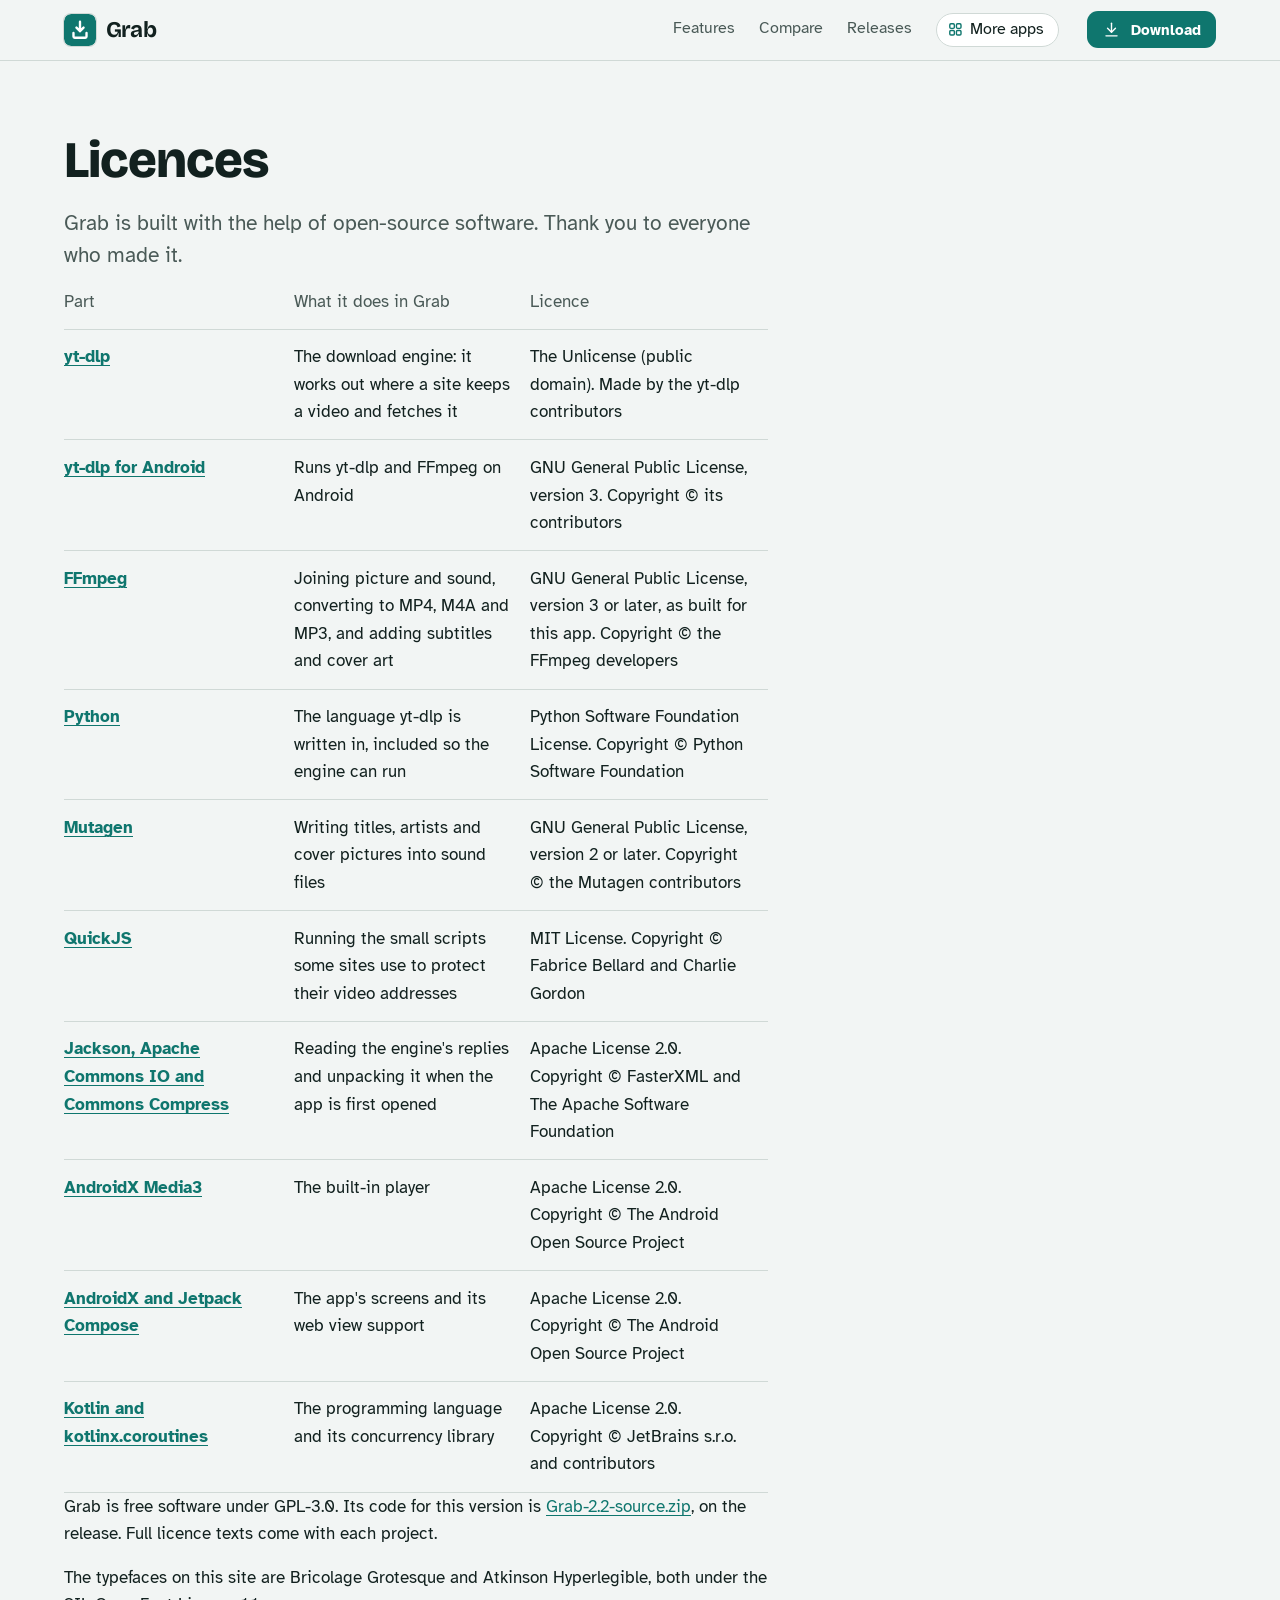
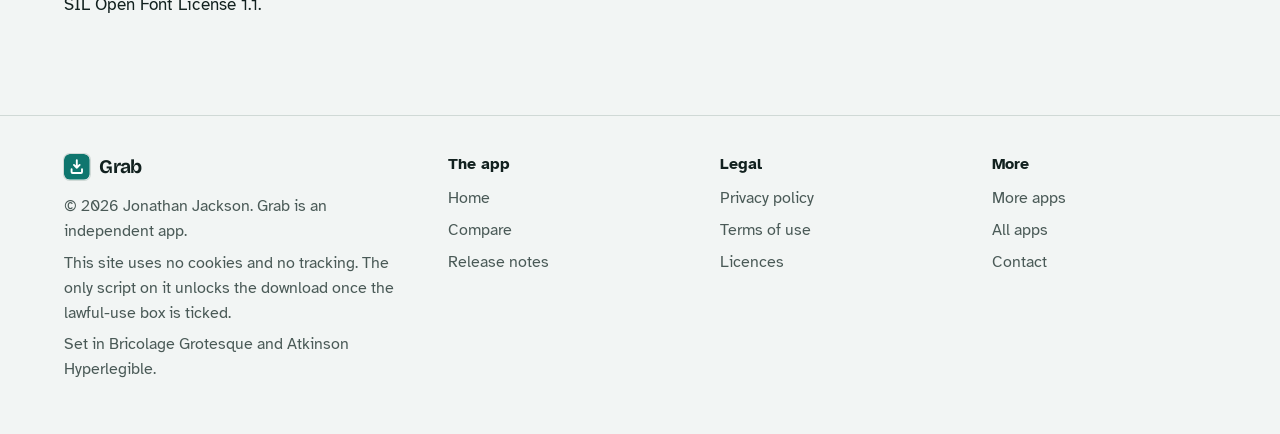
<file: licences.html>
<!DOCTYPE html>
<html lang="en-GB">
<head>
<meta charset="utf-8">
<meta name="viewport" content="width=device-width, initial-scale=1">
<title>Grab licences</title>
<meta name="description" content="The open-source parts inside Grab and their licences.">
<meta name="author" content="Jonathan Jackson">
<link rel="canonical" href="https://customgpter.github.io/grab/licences.html">
<meta name="theme-color" content="#f2f5f4" media="(prefers-color-scheme: light)">
<meta name="theme-color" content="#0c1413" media="(prefers-color-scheme: dark)">
<meta property="og:type" content="website">
<meta property="og:site_name" content="Grab">
<meta property="og:title" content="Grab licences">
<meta property="og:description" content="The open-source parts inside Grab and their licences.">
<meta property="og:url" content="https://customgpter.github.io/grab/licences.html">
<meta property="og:image" content="https://customgpter.github.io/grab/assets/og.png">
<meta property="og:image:width" content="1200">
<meta property="og:image:height" content="630">
<meta property="og:image:alt" content="Grab&#x27;s Downloads tab with one download running and others queued">
<meta property="og:locale" content="en_GB">
<meta name="twitter:card" content="summary_large_image">
<link rel="icon" href="./assets/favicon.svg" type="image/svg+xml">
<link rel="apple-touch-icon" href="./assets/apple-touch-icon.png">
<link rel="preload" href="./assets/fonts/bricolage-grotesque-latin.woff2" as="font" type="font/woff2" crossorigin>
<link rel="preload" href="./assets/fonts/atkinson-hyperlegible-latin-400-normal.woff2" as="font" type="font/woff2" crossorigin>
<link rel="stylesheet" href="./assets/site.css?v=1">
<link rel="stylesheet" href="./assets/house.css?v=1">
<link rel="stylesheet" href="./assets/apps-list.css?v=1">
<script src="./assets/apps-list.js?v=1" defer></script>
</head>
<body>
<a class="skip" href="#main">Skip to content</a>
<header class="masthead">
<div class="wrap">
<a class="brand" href="./" aria-label="Grab home"><svg viewBox="0 0 108 108" aria-hidden="true"><rect width="108" height="108" rx="24" fill="#0f766e"/><path d="M54 26v32M42 46l12 12 12-12M32 64v12q0 4 4 4h36q4 0 4-4V64" fill="none" stroke="#fff" stroke-width="8" stroke-linecap="round" stroke-linejoin="round"/></svg><span>Grab</span></a>
<nav aria-label="Main"><ul><li><a href="./#features">Features</a></li><li><a href="./compare.html">Compare</a></li><li><a href="./releases.html">Releases</a></li><li><a class="more-apps" href="./more-apps.html"><svg class="ico" viewBox="0 0 24 24" aria-hidden="true"><rect x="4" y="4" width="6.5" height="6.5" rx="1.6"/><rect x="13.5" y="4" width="6.5" height="6.5" rx="1.6"/><rect x="4" y="13.5" width="6.5" height="6.5" rx="1.6"/><rect x="13.5" y="13.5" width="6.5" height="6.5" rx="1.6"/></svg>More apps</a></li></ul></nav>
<a class="button small" href="./#download"><svg class="ico" viewBox="0 0 24 24" aria-hidden="true"><path d="M12 4v11"/><path d="M7 10.5l5 5 5-5"/><path d="M5 20h14"/></svg>Download</a>
</div>
</header>
<main id="main" class="doc">
<div class="wrap">
<div class="measure">
<h1>Licences</h1>
<p class="lede">Grab is built with the help of open-source software. Thank you to everyone who made it.</p>
<div class="scroll"><table><thead><tr><th scope="col">Part</th><th scope="col">What it does in Grab</th><th scope="col">Licence</th></tr></thead><tbody><tr><th scope="row"><a href="https://github.com/yt-dlp/yt-dlp">yt-dlp</a></th><td>The download engine: it works out where a site keeps a video and fetches it</td><td>The Unlicense (public domain). Made by the yt-dlp contributors</td></tr><tr><th scope="row"><a href="https://github.com/JunkFood02">yt-dlp for Android</a></th><td>Runs yt-dlp and FFmpeg on Android</td><td>GNU General Public License, version 3. Copyright &copy; its contributors</td></tr><tr><th scope="row"><a href="https://ffmpeg.org">FFmpeg</a></th><td>Joining picture and sound, converting to MP4, M4A and MP3, and adding subtitles and cover art</td><td>GNU General Public License, version 3 or later, as built for this app. Copyright &copy; the FFmpeg developers</td></tr><tr><th scope="row"><a href="https://www.python.org">Python</a></th><td>The language yt-dlp is written in, included so the engine can run</td><td>Python Software Foundation License. Copyright &copy; Python Software Foundation</td></tr><tr><th scope="row"><a href="https://github.com/quodlibet/mutagen">Mutagen</a></th><td>Writing titles, artists and cover pictures into sound files</td><td>GNU General Public License, version 2 or later. Copyright &copy; the Mutagen contributors</td></tr><tr><th scope="row"><a href="https://bellard.org/quickjs/">QuickJS</a></th><td>Running the small scripts some sites use to protect their video addresses</td><td>MIT License. Copyright &copy; Fabrice Bellard and Charlie Gordon</td></tr><tr><th scope="row"><a href="https://github.com/FasterXML/jackson">Jackson, Apache Commons IO and Commons Compress</a></th><td>Reading the engine's replies and unpacking it when the app is first opened</td><td>Apache License 2.0. Copyright &copy; FasterXML and The Apache Software Foundation</td></tr><tr><th scope="row"><a href="https://developer.android.com/media/media3">AndroidX Media3</a></th><td>The built-in player</td><td>Apache License 2.0. Copyright &copy; The Android Open Source Project</td></tr><tr><th scope="row"><a href="https://developer.android.com/jetpack/androidx">AndroidX and Jetpack Compose</a></th><td>The app's screens and its web view support</td><td>Apache License 2.0. Copyright &copy; The Android Open Source Project</td></tr><tr><th scope="row"><a href="https://github.com/JetBrains/kotlin">Kotlin and kotlinx.coroutines</a></th><td>The programming language and its concurrency library</td><td>Apache License 2.0. Copyright &copy; JetBrains s.r.o. and contributors</td></tr></tbody></table></div>
<p>Grab is free software under GPL-3.0. Its code for this version is <a href="https://github.com/CustomGPTer/grab/releases/download/v2.2/Grab-2.2-source.zip">Grab-2.2-source.zip</a>, on the release. Full licence texts come with each project.</p>
<p>The typefaces on this site are Bricolage Grotesque and Atkinson Hyperlegible, both under the SIL Open Font License 1.1.</p>
</div>
</div>
</main>
<footer class="colophon">
<div class="wrap">
<div>
<a class="brand" href="./" aria-label="Grab home"><svg viewBox="0 0 108 108" aria-hidden="true"><rect width="108" height="108" rx="24" fill="#0f766e"/><path d="M54 26v32M42 46l12 12 12-12M32 64v12q0 4 4 4h36q4 0 4-4V64" fill="none" stroke="#fff" stroke-width="8" stroke-linecap="round" stroke-linejoin="round"/></svg><span>Grab</span></a>
<p>&copy; 2026 Jonathan Jackson. Grab is an independent app.</p>
<p>This site uses no cookies and no tracking. The only script on it unlocks the download once the lawful-use box is ticked.</p>
<p>Set in Bricolage Grotesque and Atkinson Hyperlegible.</p>
</div>
<nav aria-label="The app"><h2>The app</h2><ul>
<li><a href="./">Home</a></li>
<li><a href="./compare.html">Compare</a></li>
<li><a href="./releases.html">Release notes</a></li>
</ul></nav>
<nav aria-label="Legal"><h2>Legal</h2><ul>
<li><a href="./privacy.html">Privacy policy</a></li>
<li><a href="./terms.html">Terms of use</a></li>
<li><a href="./licences.html">Licences</a></li>
</ul></nav>
<nav aria-label="More"><h2>More</h2><ul>
<li><a href="./more-apps.html">More apps</a></li>
<li><a href="https://customgpter.github.io/">All apps</a></li>
<li><a href="https://github.com/CustomGPTer/grab/issues">Contact</a></li>
</ul></nav>
</div>
</footer>
</body>
</html>
</file>
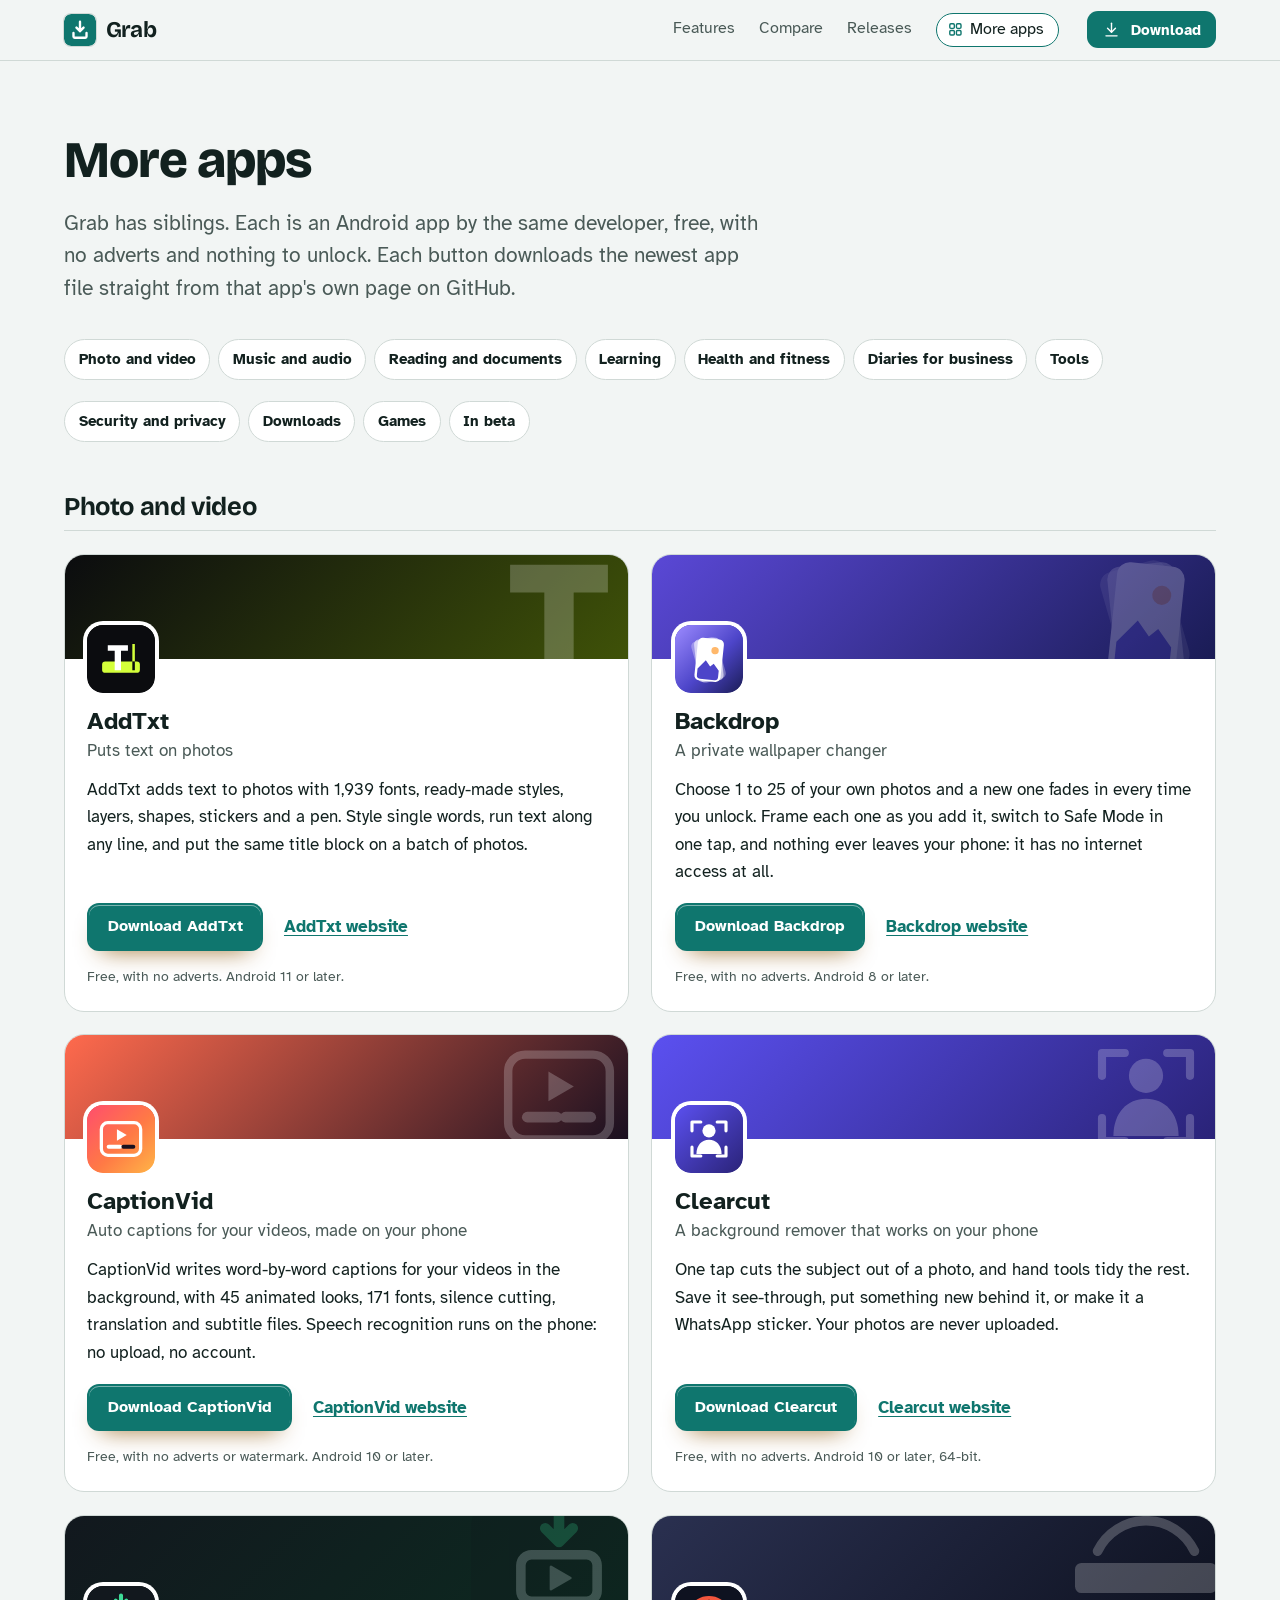
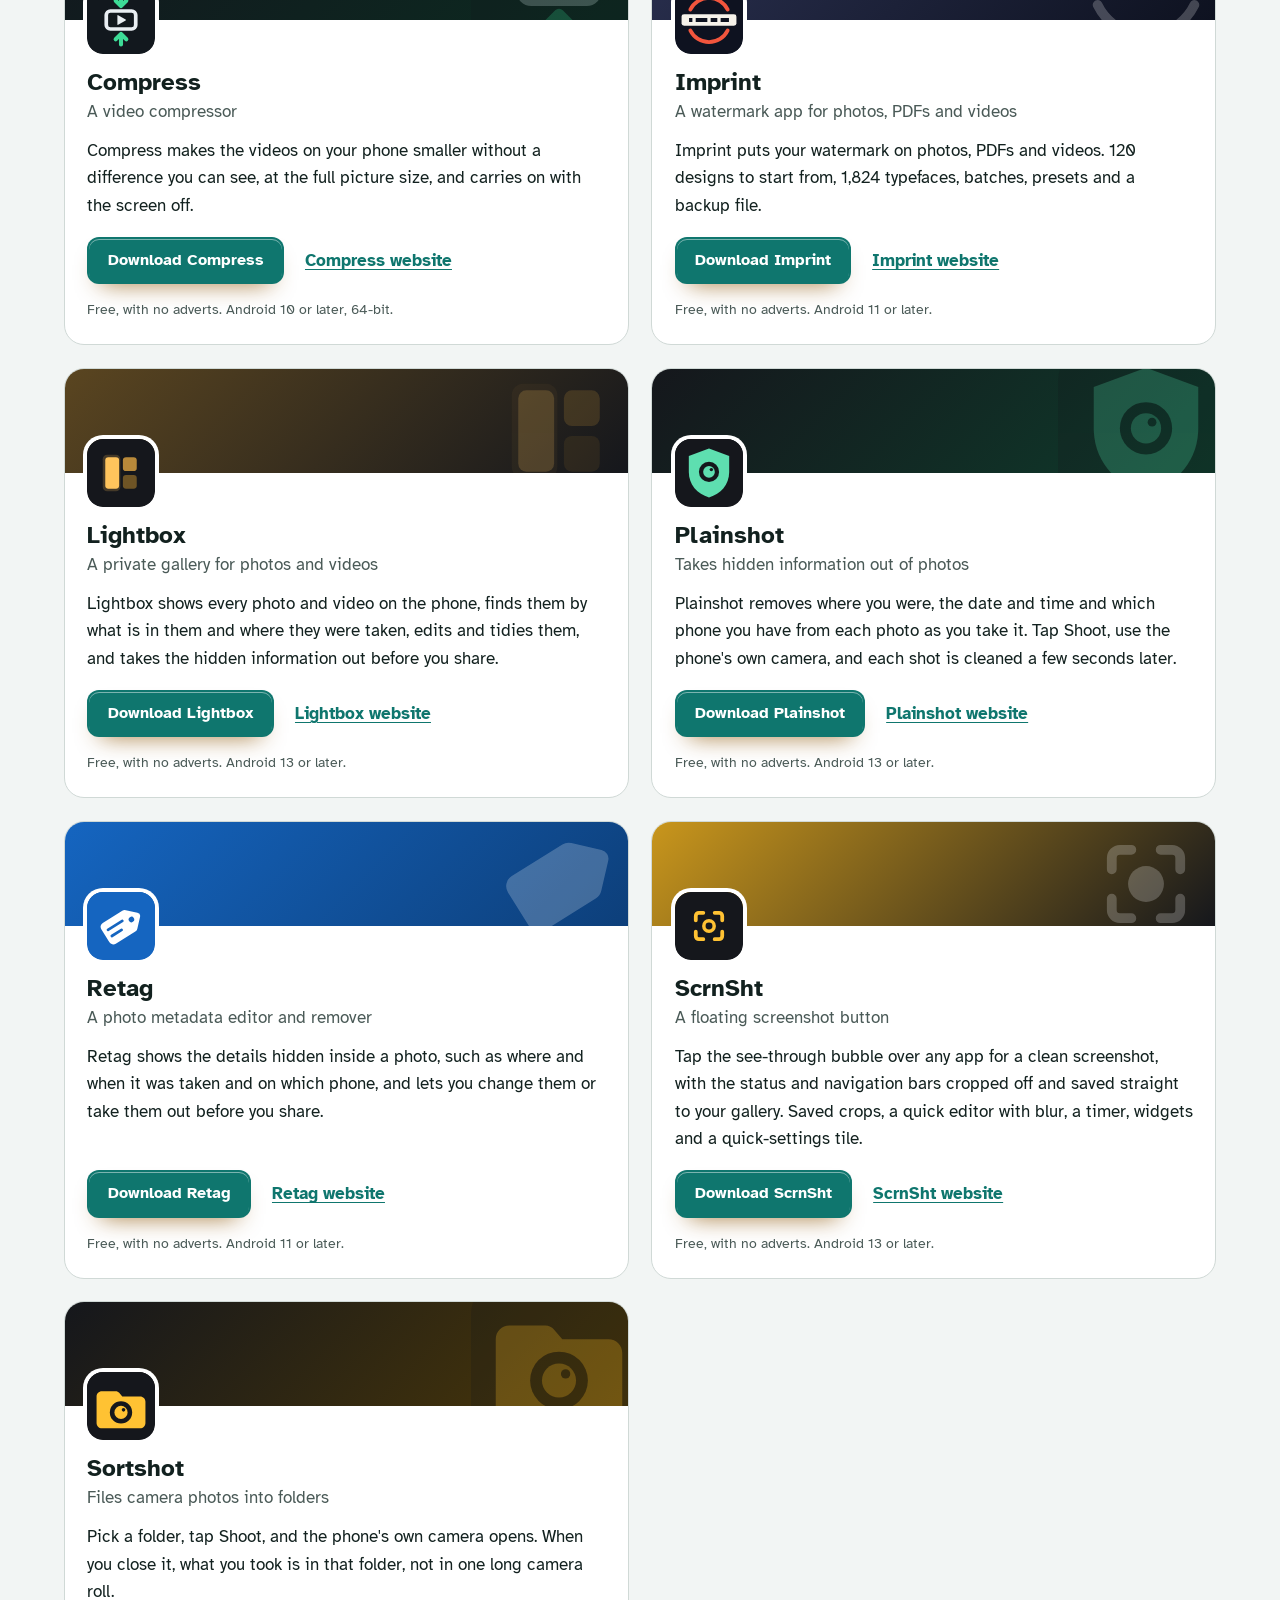
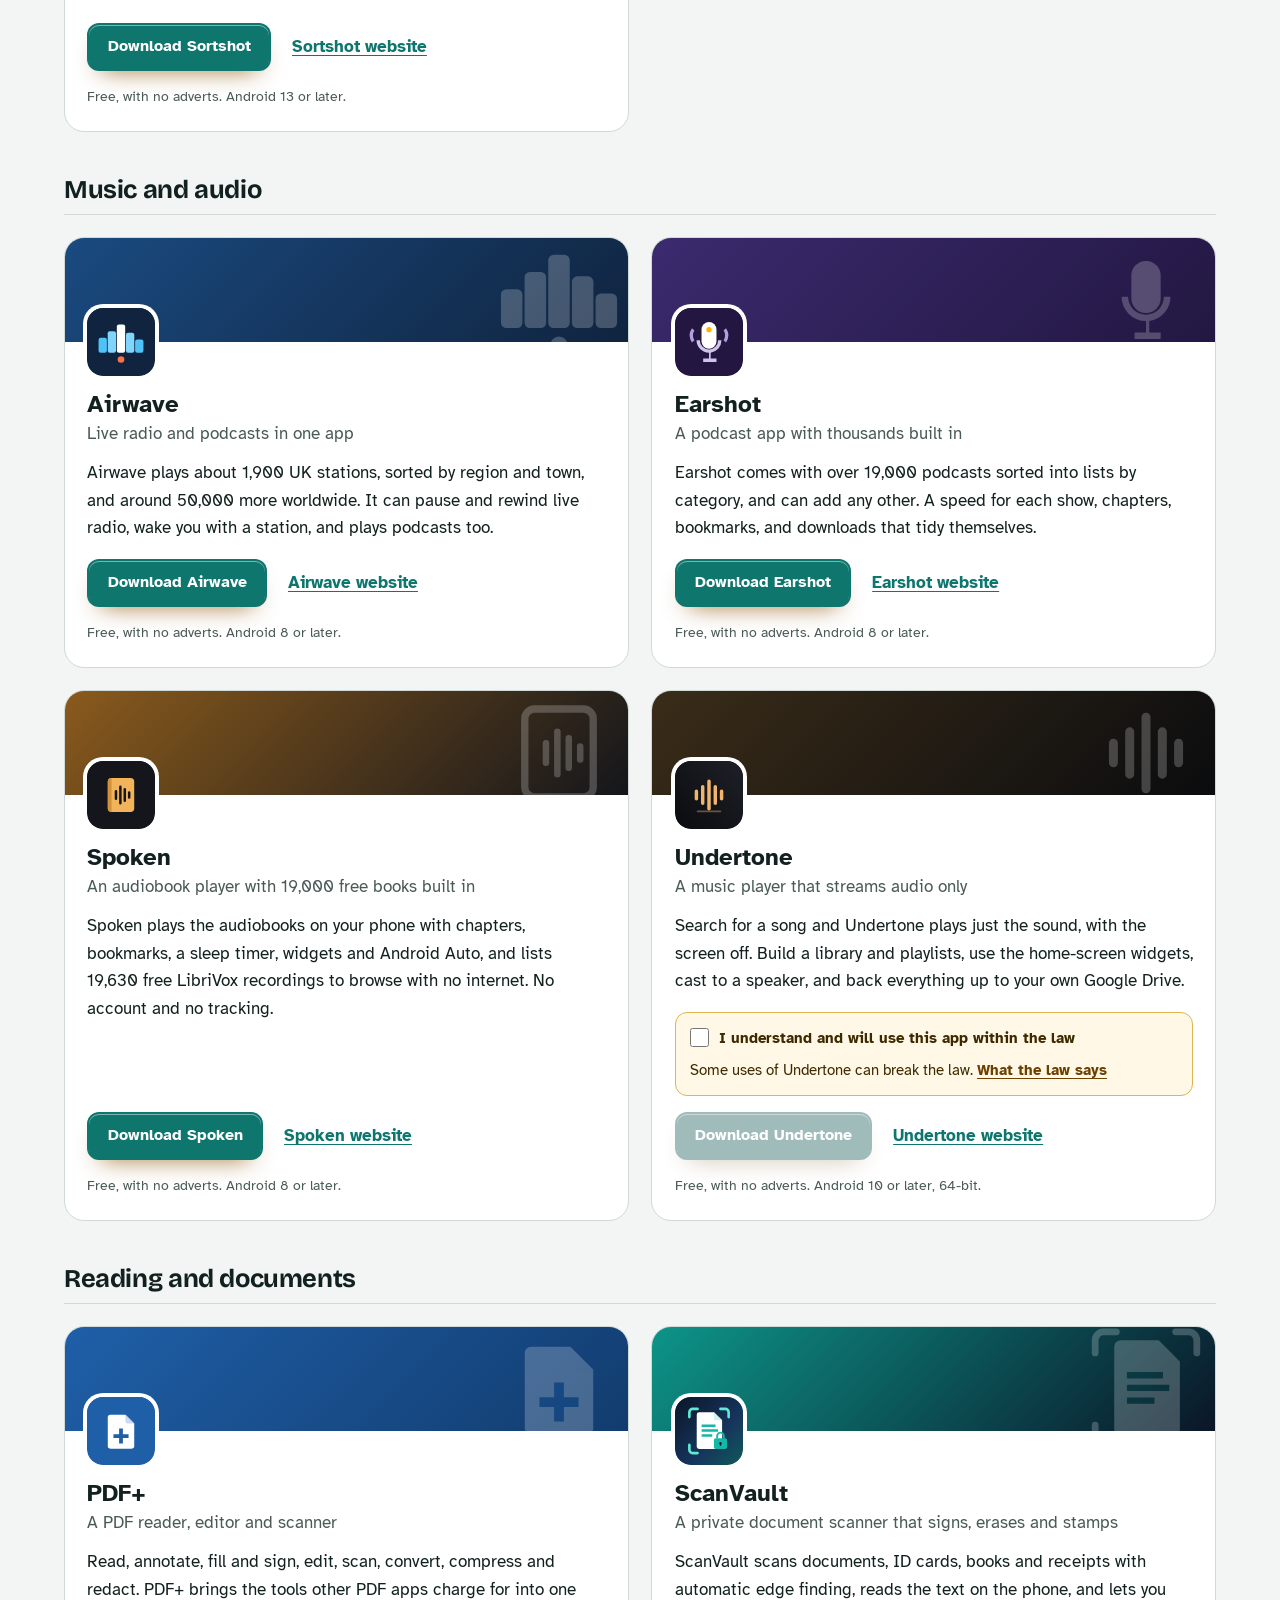
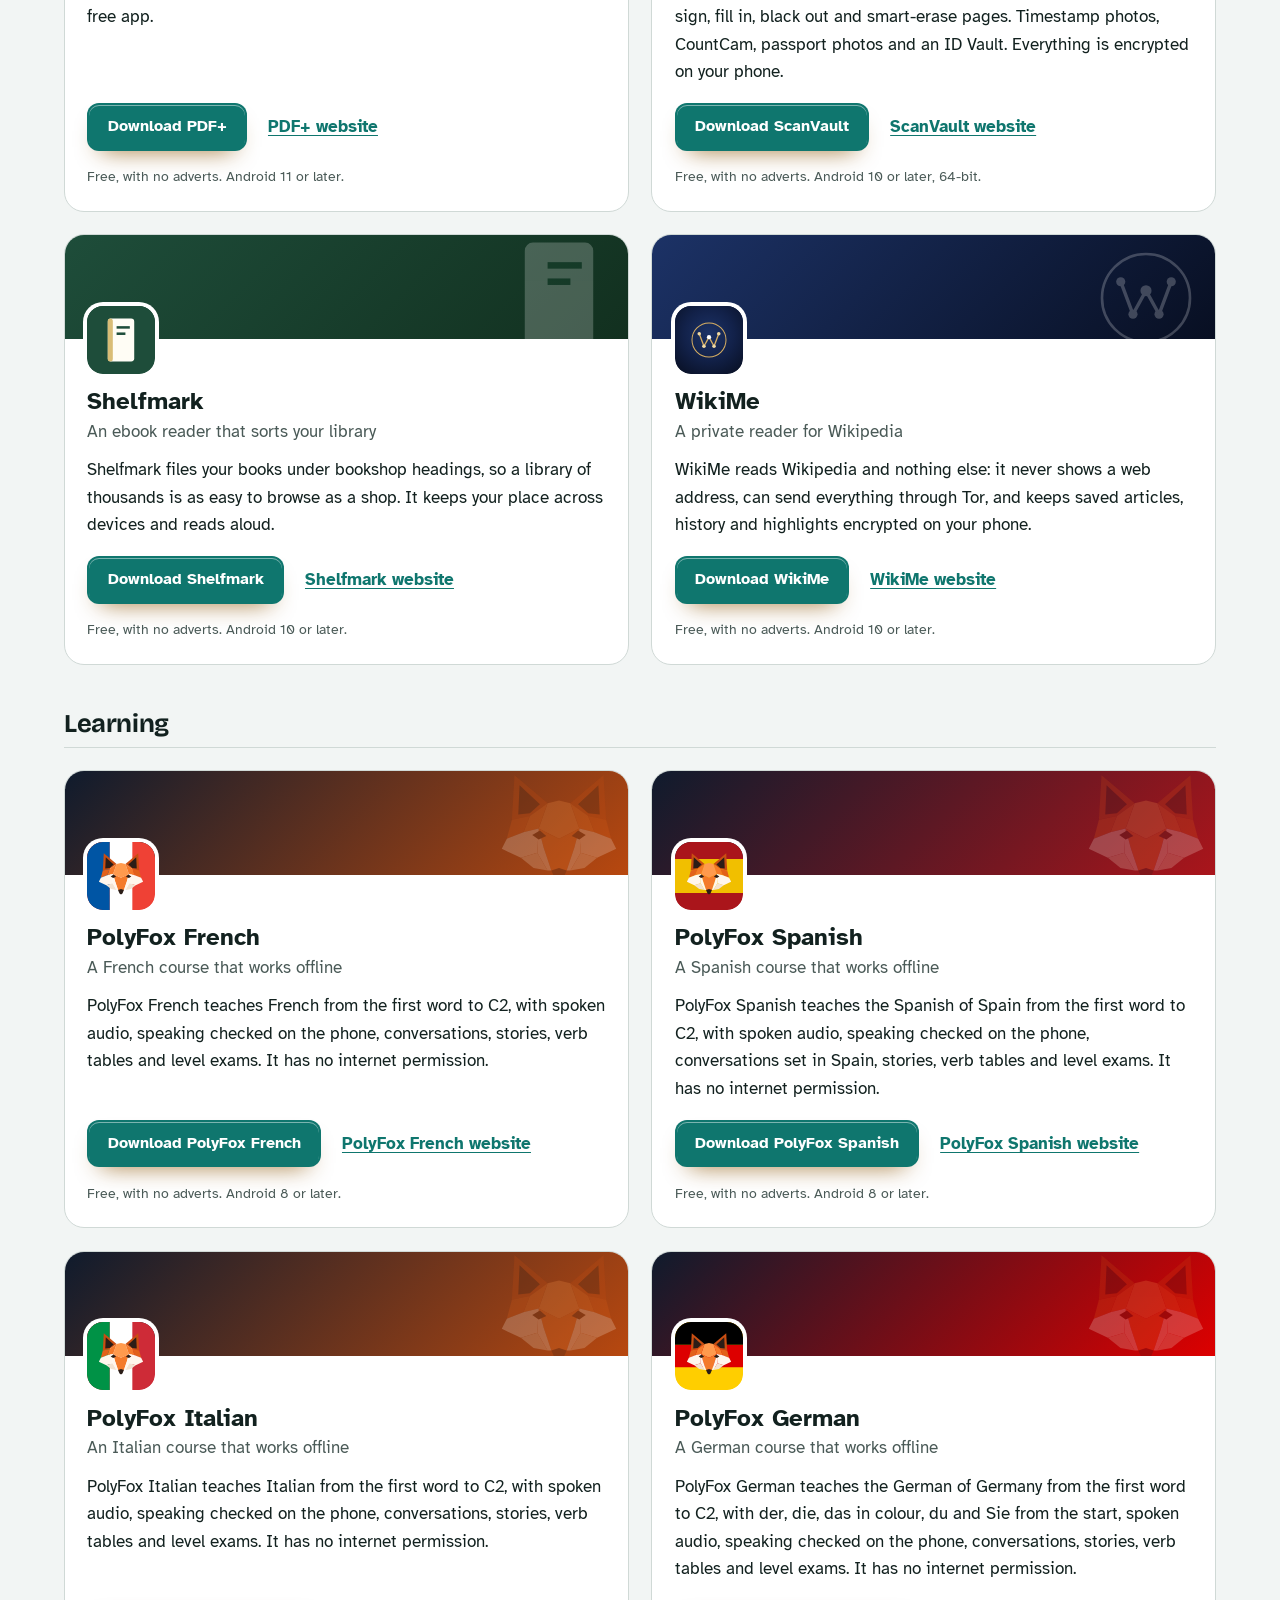
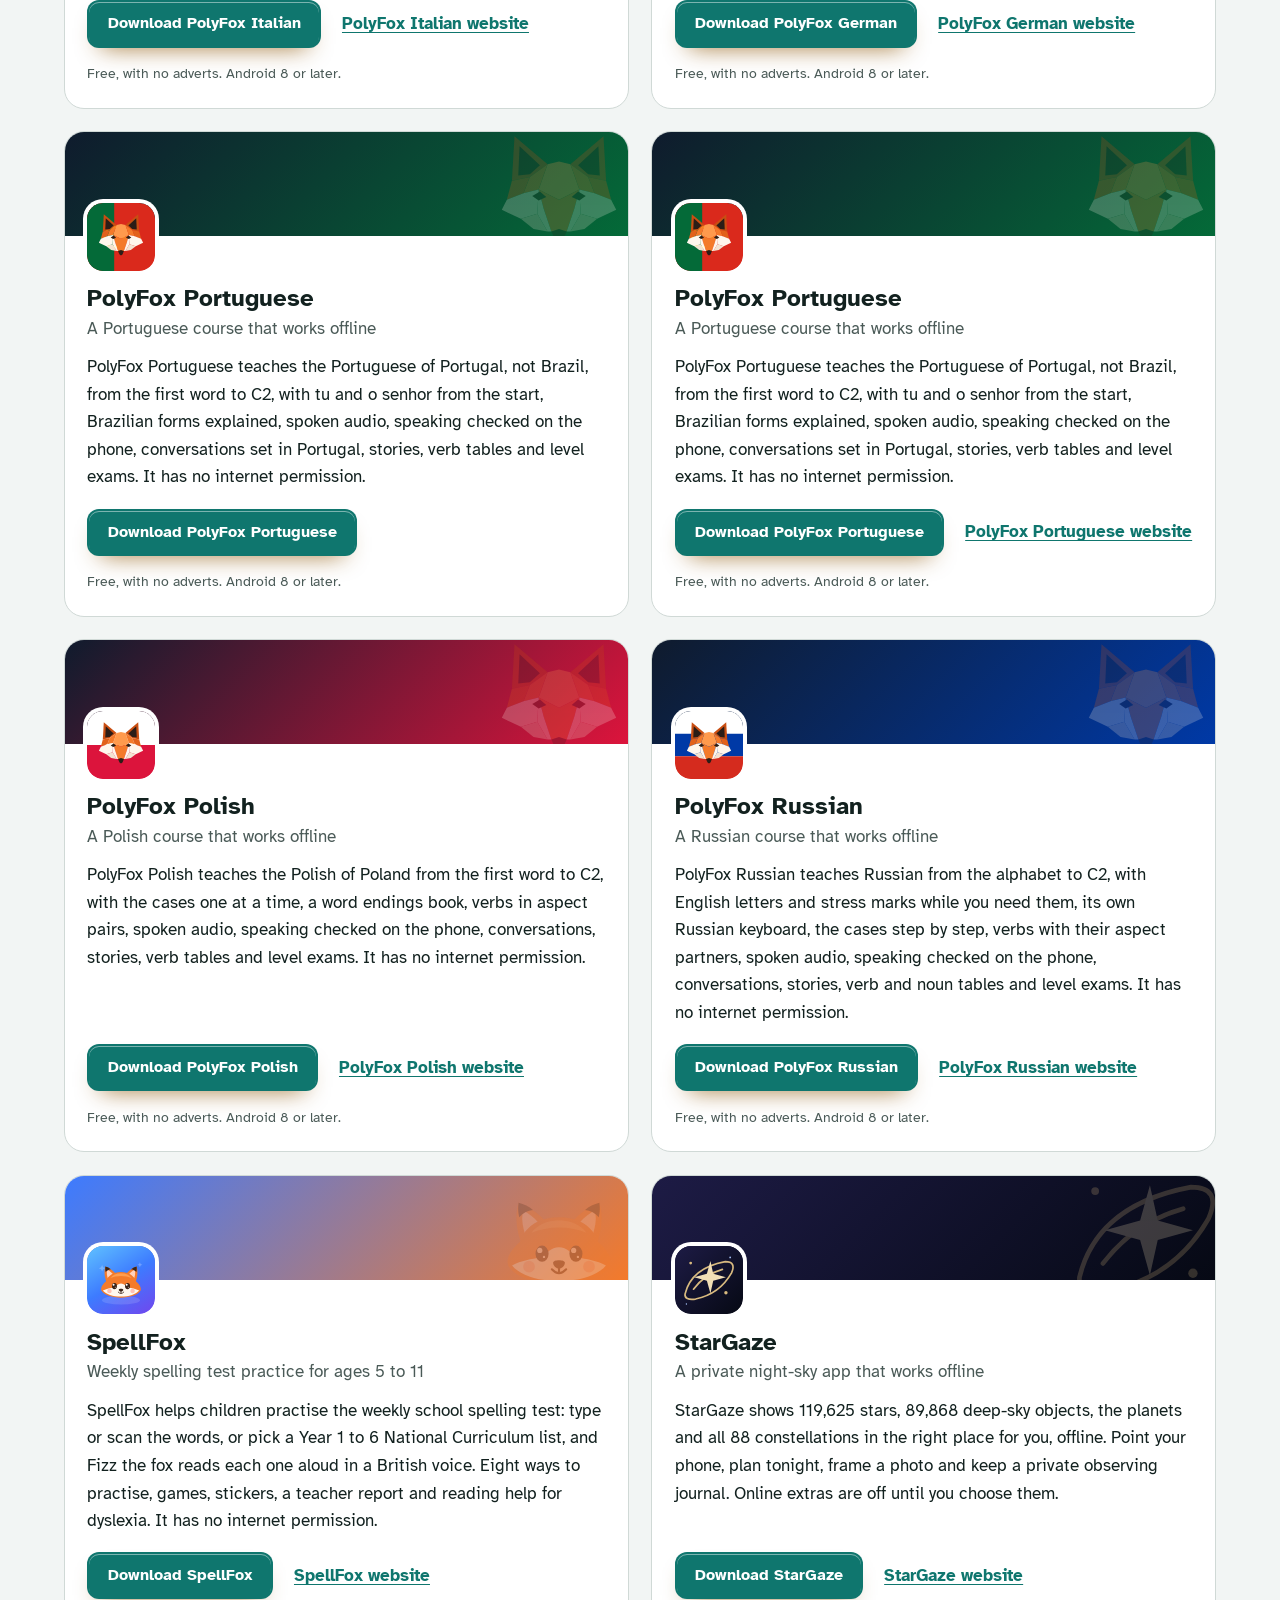
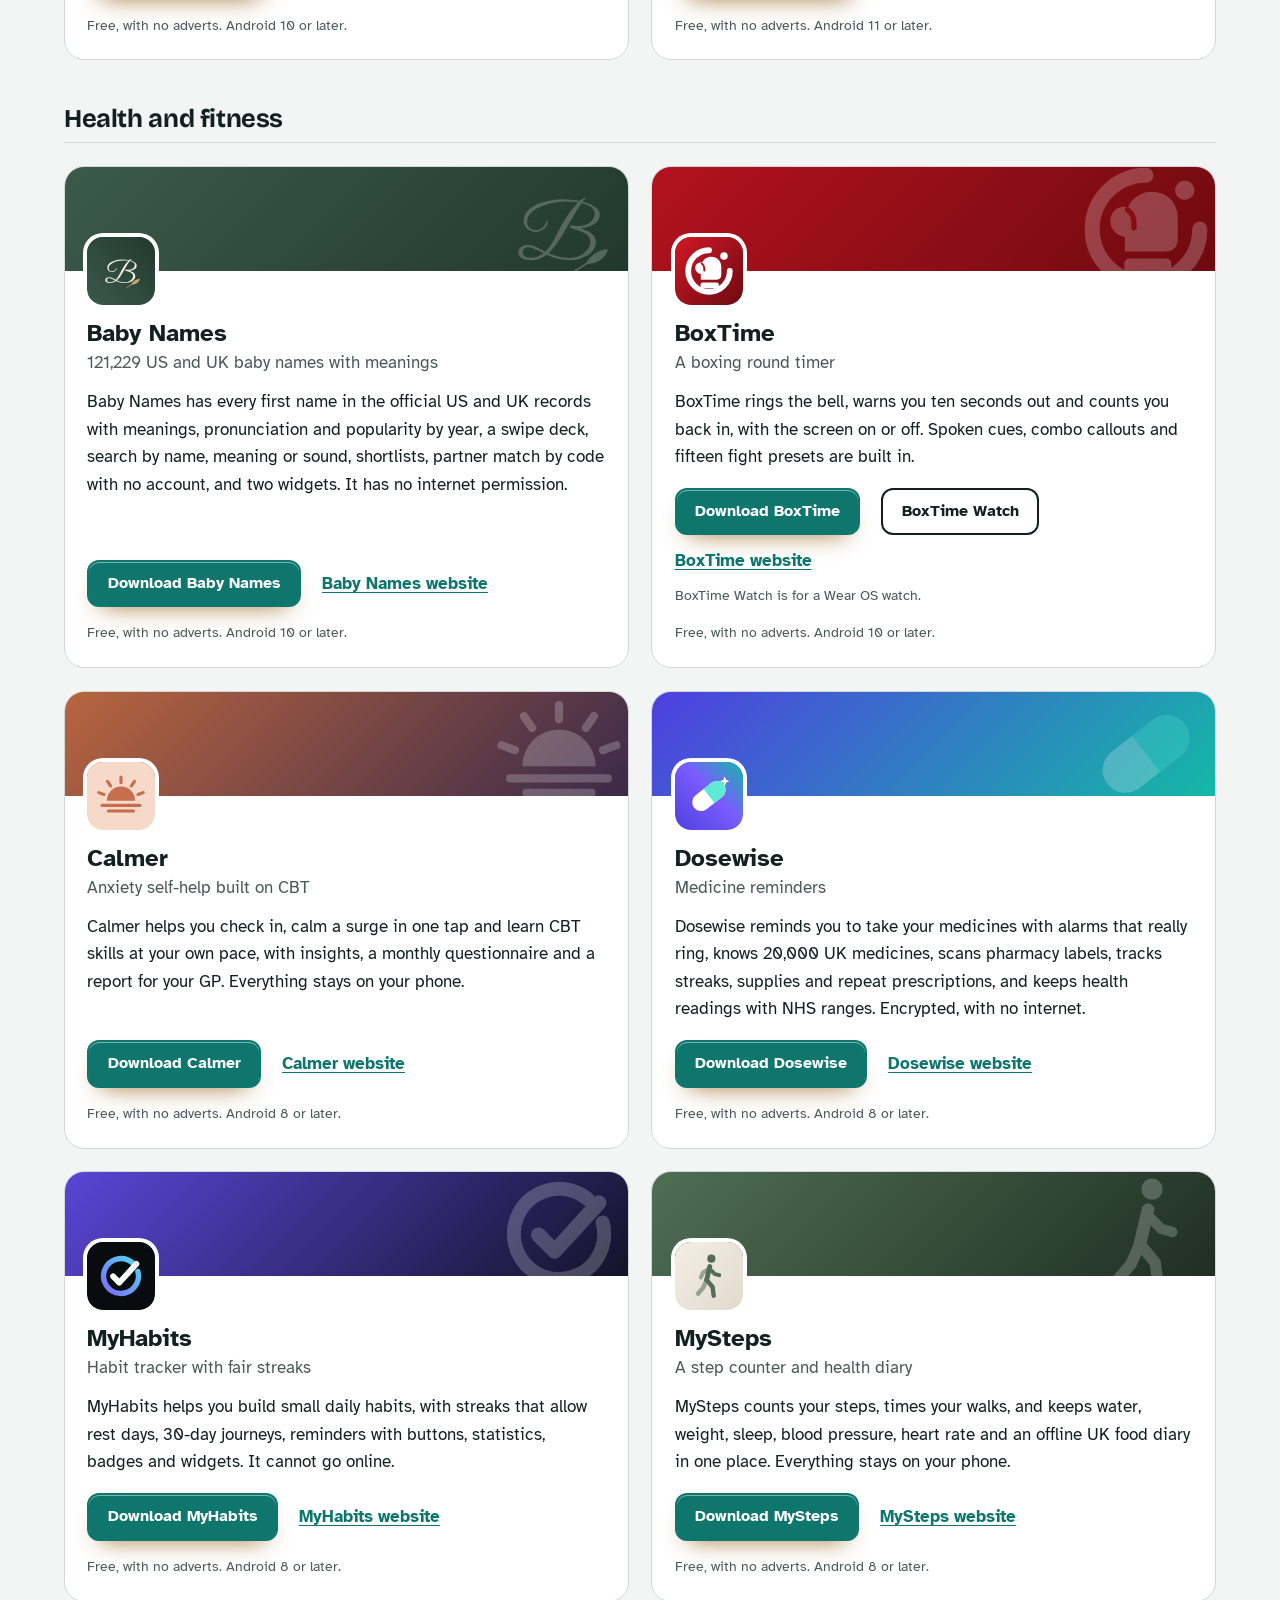
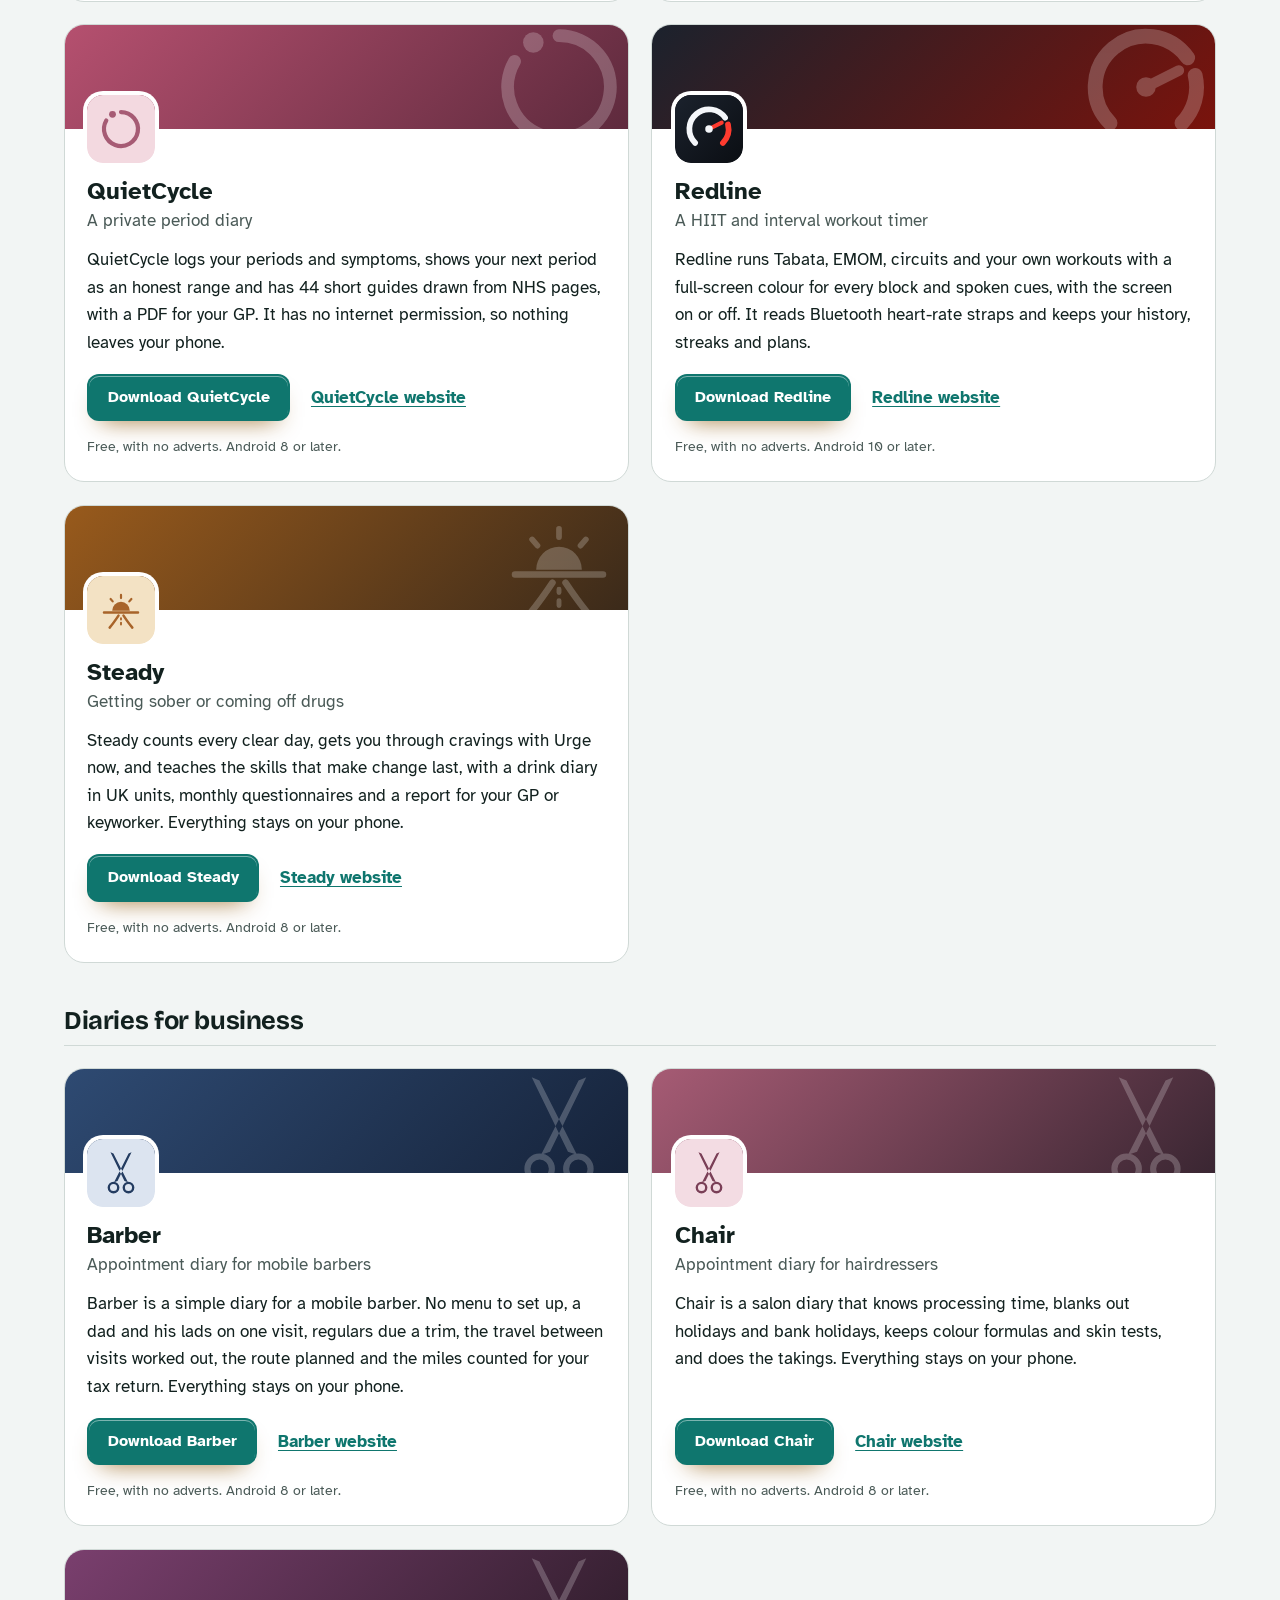
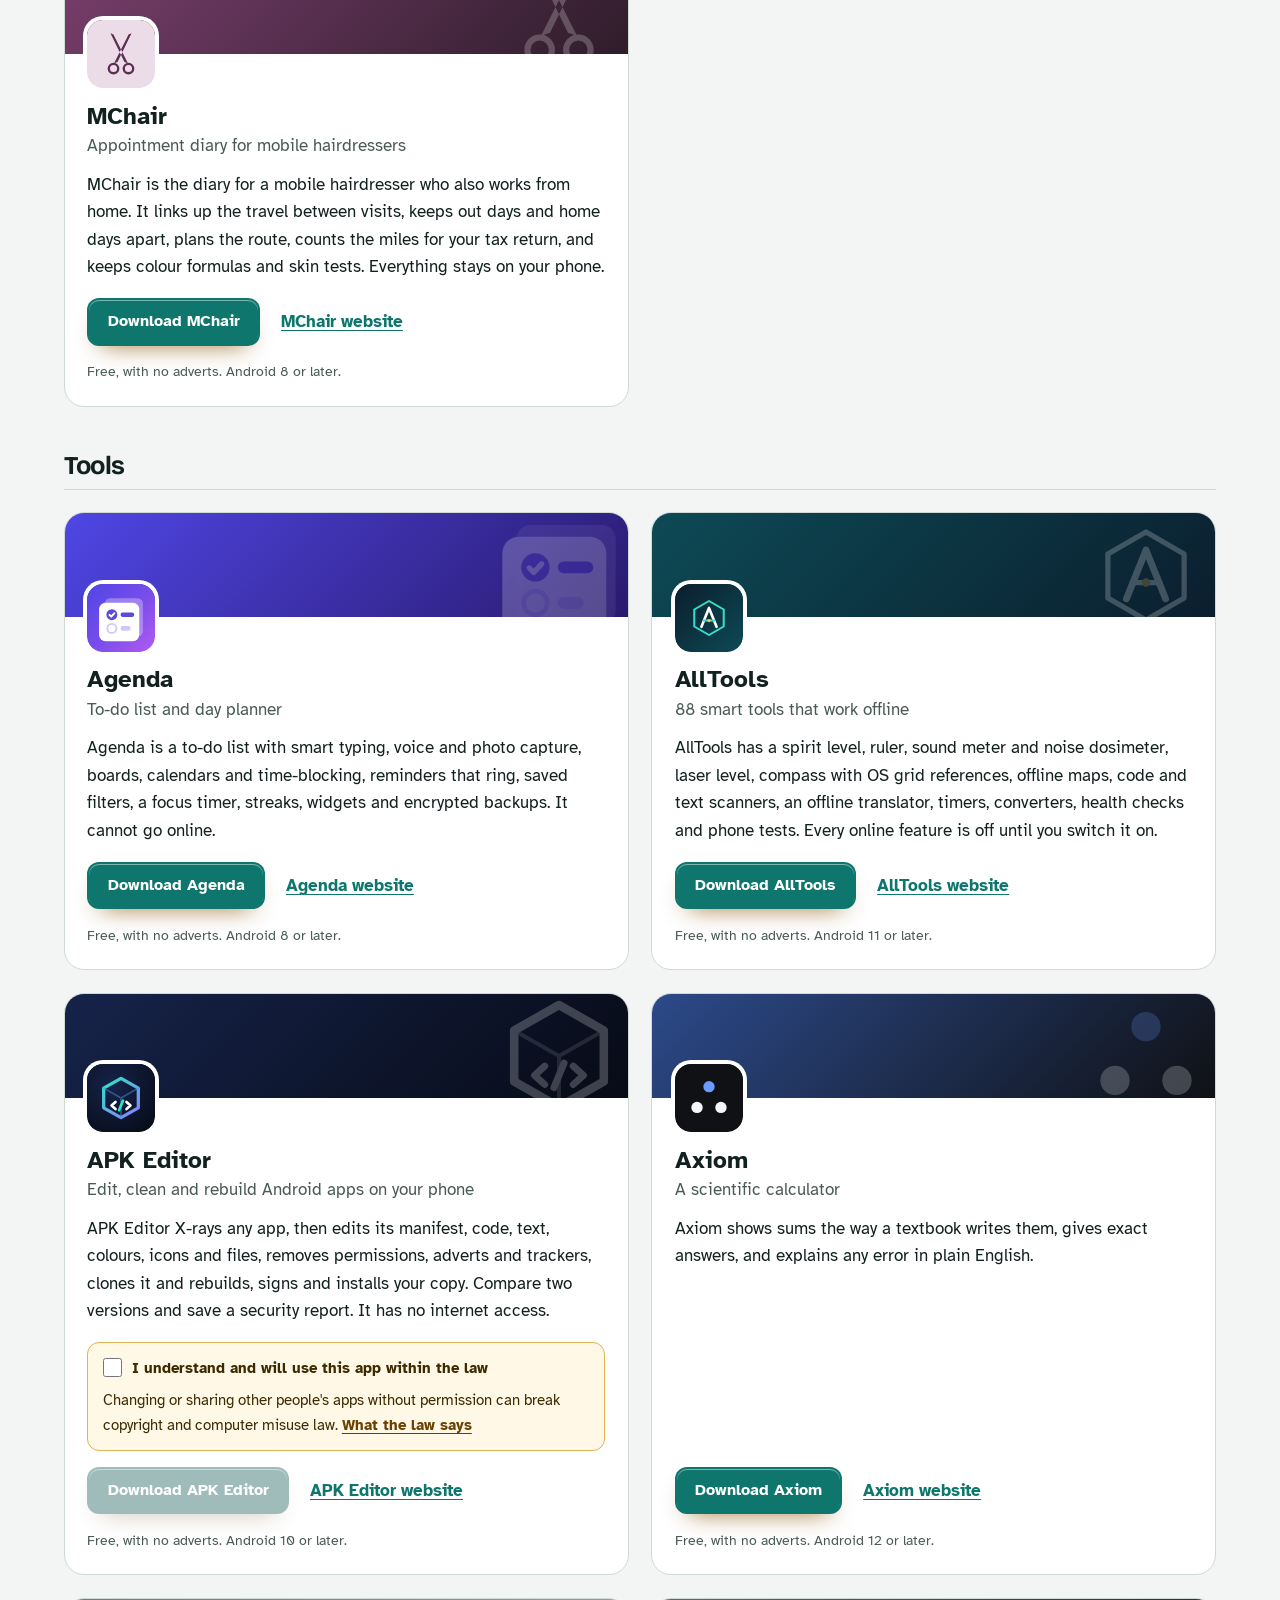
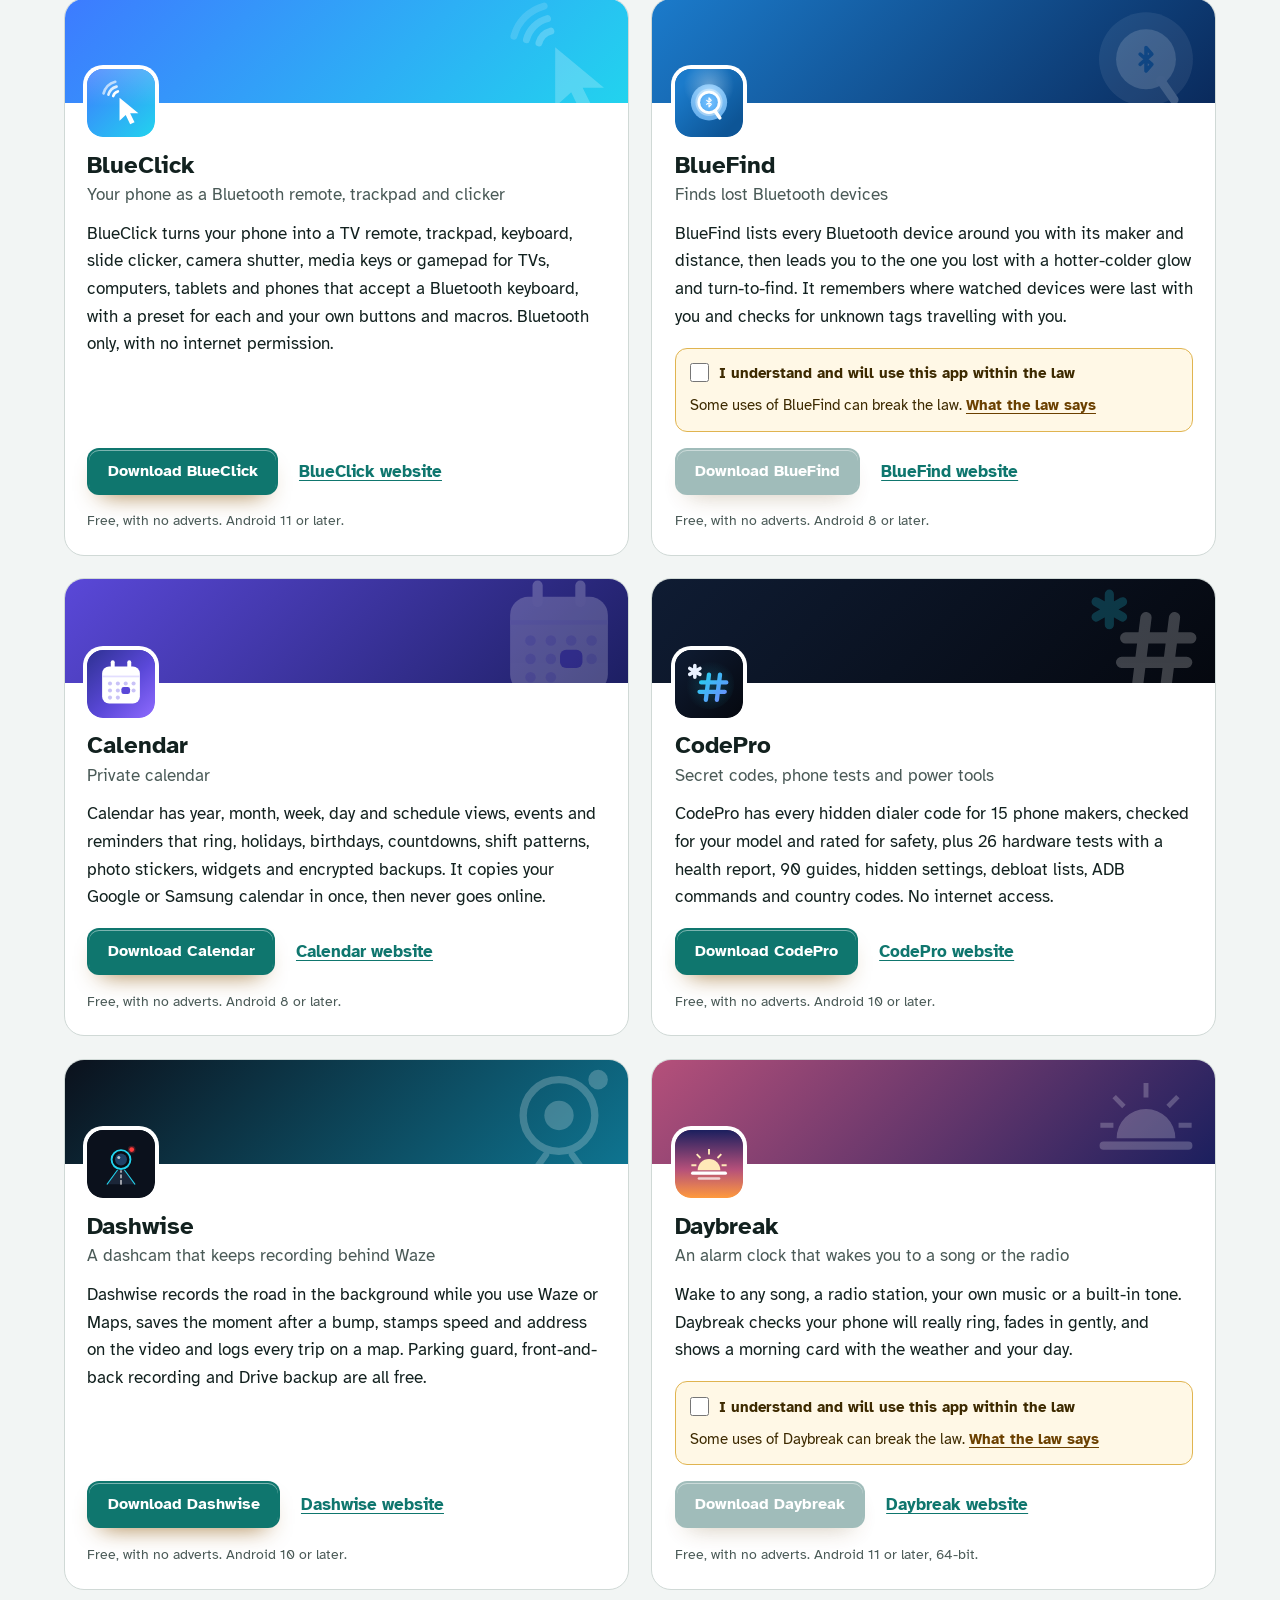
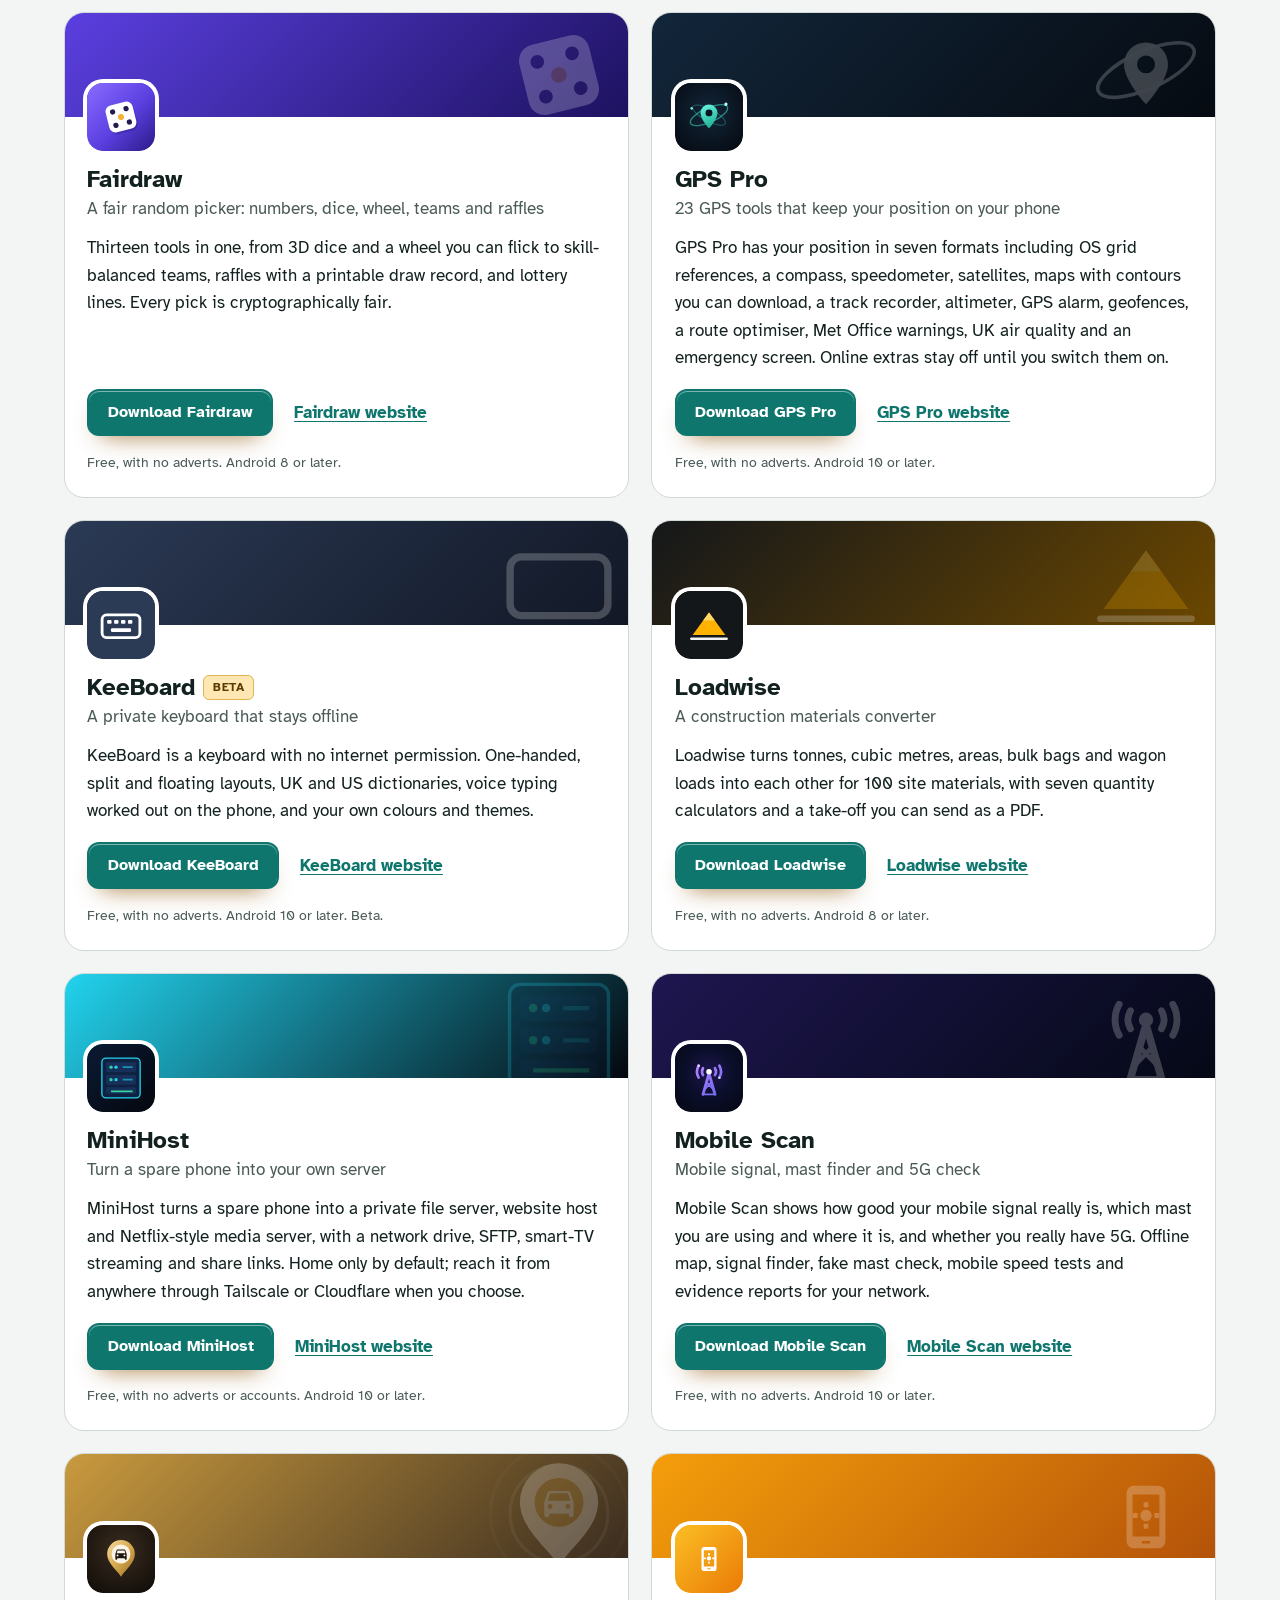
<file: more-apps.html>
<!DOCTYPE html>
<html lang="en-GB">
<head>
<meta charset="utf-8">
<meta name="viewport" content="width=device-width, initial-scale=1">
<title>More free Android apps from the maker of Grab</title>
<meta name="description" content="All 99 free Android apps from the maker of Grab, in one list by category, each with its download and a link to its website.">
<meta name="author" content="Jonathan Jackson">
<link rel="canonical" href="https://customgpter.github.io/grab/more-apps.html">
<meta name="theme-color" content="#f2f5f4" media="(prefers-color-scheme: light)">
<meta name="theme-color" content="#0c1413" media="(prefers-color-scheme: dark)">
<meta property="og:type" content="website">
<meta property="og:site_name" content="Grab">
<meta property="og:title" content="More free Android apps from the maker of Grab">
<meta property="og:description" content="All 99 free Android apps from the maker of Grab, in one list by category, each with its download and a link to its website.">
<meta property="og:url" content="https://customgpter.github.io/grab/more-apps.html">
<meta property="og:image" content="https://customgpter.github.io/grab/assets/og.png">
<meta property="og:image:width" content="1200">
<meta property="og:image:height" content="630">
<meta property="og:image:alt" content="Grab&#x27;s Downloads tab with one download running and others queued">
<meta property="og:locale" content="en_GB">
<meta name="twitter:card" content="summary_large_image">
<link rel="icon" href="./assets/favicon.svg" type="image/svg+xml">
<link rel="apple-touch-icon" href="./assets/apple-touch-icon.png">
<link rel="preload" href="./assets/fonts/bricolage-grotesque-latin.woff2" as="font" type="font/woff2" crossorigin>
<link rel="preload" href="./assets/fonts/atkinson-hyperlegible-latin-400-normal.woff2" as="font" type="font/woff2" crossorigin>
<link rel="stylesheet" href="./assets/site.css?v=1">
<link rel="stylesheet" href="./assets/house.css?v=1">
<script type="application/ld+json">{"@context":"https://schema.org","@type":"ItemList","name":"Apps from the maker of Grab","url":"https://customgpter.github.io/grab/more-apps.html","itemListElement":[{"@type":"ListItem","position":1,"name":"AddTxt","url":"https://customgpter.github.io/addtxt/"},{"@type":"ListItem","position":2,"name":"Backdrop","url":"https://customgpter.github.io/backdrop/"},{"@type":"ListItem","position":3,"name":"CaptionVid","url":"https://customgpter.github.io/captionvid/"},{"@type":"ListItem","position":4,"name":"Clearcut","url":"https://customgpter.github.io/clearcut/"},{"@type":"ListItem","position":5,"name":"Compress","url":"https://customgpter.github.io/compress/"},{"@type":"ListItem","position":6,"name":"Imprint","url":"https://customgpter.github.io/imprint/"},{"@type":"ListItem","position":7,"name":"Lightbox","url":"https://customgpter.github.io/lightbox/"},{"@type":"ListItem","position":8,"name":"Plainshot","url":"https://customgpter.github.io/plainshot/"},{"@type":"ListItem","position":9,"name":"Retag","url":"https://customgpter.github.io/retag/"},{"@type":"ListItem","position":10,"name":"ScrnSht","url":"https://customgpter.github.io/scrnsht/"},{"@type":"ListItem","position":11,"name":"Sortshot","url":"https://customgpter.github.io/sortshot/"},{"@type":"ListItem","position":12,"name":"Airwave","url":"https://customgpter.github.io/airwave/"},{"@type":"ListItem","position":13,"name":"Earshot","url":"https://customgpter.github.io/earshot/"},{"@type":"ListItem","position":14,"name":"Spoken","url":"https://customgpter.github.io/spoken/"},{"@type":"ListItem","position":15,"name":"Undertone","url":"https://customgpter.github.io/undertone/"},{"@type":"ListItem","position":16,"name":"PDF+","url":"https://customgpter.github.io/pdfplus/"},{"@type":"ListItem","position":17,"name":"ScanVault","url":"https://customgpter.github.io/scanvault/"},{"@type":"ListItem","position":18,"name":"Shelfmark","url":"https://customgpter.github.io/shelfmark/"},{"@type":"ListItem","position":19,"name":"WikiMe","url":"https://customgpter.github.io/wikime/"},{"@type":"ListItem","position":20,"name":"PolyFox French","url":"https://customgpter.github.io/polyfox/"},{"@type":"ListItem","position":21,"name":"PolyFox German","url":"https://customgpter.github.io/polyfox-german/"},{"@type":"ListItem","position":22,"name":"PolyFox Portuguese","url":"https://customgpter.github.io/polyfox-portuguese/"},{"@type":"ListItem","position":23,"name":"PolyFox Polish","url":"https://customgpter.github.io/polyfox-polish/"},{"@type":"ListItem","position":24,"name":"PolyFox Russian","url":"https://customgpter.github.io/polyfox-russian/"},{"@type":"ListItem","position":25,"name":"SpellFox","url":"https://customgpter.github.io/spellfox/"},{"@type":"ListItem","position":26,"name":"StarGaze","url":"https://customgpter.github.io/stargaze/"},{"@type":"ListItem","position":27,"name":"Baby Names","url":"https://customgpter.github.io/babynames/"},{"@type":"ListItem","position":28,"name":"BoxTime","url":"https://customgpter.github.io/boxtime/"},{"@type":"ListItem","position":29,"name":"Calmer","url":"https://customgpter.github.io/calmer/"},{"@type":"ListItem","position":30,"name":"Dosewise","url":"https://customgpter.github.io/dosewise/"},{"@type":"ListItem","position":31,"name":"MyHabits","url":"https://customgpter.github.io/myhabits/"},{"@type":"ListItem","position":32,"name":"MySteps","url":"https://customgpter.github.io/mysteps/"},{"@type":"ListItem","position":33,"name":"QuietCycle","url":"https://customgpter.github.io/quietcycle/"},{"@type":"ListItem","position":34,"name":"Redline","url":"https://customgpter.github.io/redline/"},{"@type":"ListItem","position":35,"name":"Steady","url":"https://customgpter.github.io/steady/"},{"@type":"ListItem","position":36,"name":"Barber","url":"https://customgpter.github.io/barber/"},{"@type":"ListItem","position":37,"name":"Chair","url":"https://customgpter.github.io/chair/"},{"@type":"ListItem","position":38,"name":"MChair","url":"https://customgpter.github.io/mchair/"},{"@type":"ListItem","position":39,"name":"Agenda","url":"https://customgpter.github.io/agenda/"},{"@type":"ListItem","position":40,"name":"AllTools","url":"https://customgpter.github.io/alltools/"},{"@type":"ListItem","position":41,"name":"APK Editor","url":"https://customgpter.github.io/apkeditor/"},{"@type":"ListItem","position":42,"name":"Axiom","url":"https://customgpter.github.io/axiom/"},{"@type":"ListItem","position":43,"name":"BlueClick","url":"https://customgpter.github.io/blueclick/"},{"@type":"ListItem","position":44,"name":"BlueFind","url":"https://customgpter.github.io/bluefind/"},{"@type":"ListItem","position":45,"name":"Calendar","url":"https://customgpter.github.io/calendar/"},{"@type":"ListItem","position":46,"name":"CodePro","url":"https://customgpter.github.io/codepro/"},{"@type":"ListItem","position":47,"name":"Dashwise","url":"https://customgpter.github.io/dashwise/"},{"@type":"ListItem","position":48,"name":"Daybreak","url":"https://customgpter.github.io/daybreak/"},{"@type":"ListItem","position":49,"name":"Fairdraw","url":"https://customgpter.github.io/fairdraw/"},{"@type":"ListItem","position":50,"name":"GPS Pro","url":"https://customgpter.github.io/gpspro/"},{"@type":"ListItem","position":51,"name":"KeeBoard","url":"https://customgpter.github.io/keeboard/"},{"@type":"ListItem","position":52,"name":"Loadwise","url":"https://customgpter.github.io/loadwise/"},{"@type":"ListItem","position":53,"name":"MiniHost","url":"https://customgpter.github.io/minihost/"},{"@type":"ListItem","position":54,"name":"Mobile Scan","url":"https://customgpter.github.io/mobilescan/"},{"@type":"ListItem","position":55,"name":"Parkwise","url":"https://customgpter.github.io/parkwise/"},{"@type":"ListItem","position":56,"name":"Pocketmind","url":"https://customgpter.github.io/pocketmind/"},{"@type":"ListItem","position":57,"name":"Refine","url":"https://customgpter.github.io/refine/"},{"@type":"ListItem","position":58,"name":"Shiftwise","url":"https://customgpter.github.io/shiftwise/"},{"@type":"ListItem","position":59,"name":"SimpleCalc","url":"https://customgpter.github.io/simplecalc/"},{"@type":"ListItem","position":60,"name":"Skyline","url":"https://customgpter.github.io/skyline/"},{"@type":"ListItem","position":61,"name":"Slipway","url":"https://customgpter.github.io/slipway/"},{"@type":"ListItem","position":62,"name":"Tagger","url":"https://customgpter.github.io/tagger/"},{"@type":"ListItem","position":63,"name":"TotalClean","url":"https://customgpter.github.io/totalclean/"},{"@type":"ListItem","position":64,"name":"TVLink","url":"https://customgpter.github.io/tvlink/"},{"@type":"ListItem","position":65,"name":"Unbox","url":"https://customgpter.github.io/unbox/"},{"@type":"ListItem","position":66,"name":"WhatsKeep","url":"https://customgpter.github.io/whatskeep/"},{"@type":"ListItem","position":67,"name":"WiFi Scan","url":"https://customgpter.github.io/wifiscan/"},{"@type":"ListItem","position":68,"name":"Auditly","url":"https://customgpter.github.io/auditly/"},{"@type":"ListItem","position":69,"name":"Backchannel","url":"https://customgpter.github.io/backchannel/"},{"@type":"ListItem","position":70,"name":"ENotes","url":"https://customgpter.github.io/enotes/"},{"@type":"ListItem","position":71,"name":"FindMe","url":"https://customgpter.github.io/findme/"},{"@type":"ListItem","position":72,"name":"iLock","url":"https://customgpter.github.io/ilock/"},{"@type":"ListItem","position":73,"name":"ImSafe","url":"https://customgpter.github.io/imsafe/"},{"@type":"ListItem","position":74,"name":"IShred","url":"https://customgpter.github.io/ishred/"},{"@type":"ListItem","position":75,"name":"LockBox","url":"https://customgpter.github.io/lockbox/"},{"@type":"ListItem","position":76,"name":"PassVault","url":"https://customgpter.github.io/passvault/"},{"@type":"ListItem","position":77,"name":"SpyFind","url":"https://customgpter.github.io/spyfind/"},{"@type":"ListItem","position":78,"name":"TextWipe","url":"https://customgpter.github.io/textwipe/"},{"@type":"ListItem","position":79,"name":"Tracewire","url":"https://customgpter.github.io/tracewire/"},{"@type":"ListItem","position":80,"name":"Vigil","url":"https://customgpter.github.io/vigil/"},{"@type":"ListItem","position":81,"name":"Grab","url":"https://customgpter.github.io/grab/"},{"@type":"ListItem","position":82,"name":"Swarm","url":"https://customgpter.github.io/swarm/"},{"@type":"ListItem","position":83,"name":"Plane Games","url":"https://customgpter.github.io/plane-games/"},{"@type":"ListItem","position":84,"name":"Ninefold","url":"https://customgpter.github.io/ninefold/"},{"@type":"ListItem","position":85,"name":"Cubewise","url":"https://customgpter.github.io/cubewise/"},{"@type":"ListItem","position":86,"name":"Tilewise","url":"https://customgpter.github.io/tilewise/"},{"@type":"ListItem","position":87,"name":"Letterwise","url":"https://customgpter.github.io/letterwise/"},{"@type":"ListItem","position":88,"name":"Kingside","url":"https://customgpter.github.io/kingside/"},{"@type":"ListItem","position":89,"name":"Deckhand","url":"https://customgpter.github.io/deckhand/"},{"@type":"ListItem","position":90,"name":"SNESForge","url":"https://customgpter.github.io/snesforge/"},{"@type":"ListItem","position":91,"name":"Fame Boy","url":"https://customgpter.github.io/fameboy/"},{"@type":"ListItem","position":92,"name":"PSPPro","url":"https://customgpter.github.io/psppro/"},{"@type":"ListItem","position":93,"name":"MegaGen","url":"https://customgpter.github.io/megagen/"},{"@type":"ListItem","position":94,"name":"QVR","url":"https://customgpter.github.io/qvr/"},{"@type":"ListItem","position":95,"name":"QVR Watch","url":"https://customgpter.github.io/qvr-watch/"},{"@type":"ListItem","position":96,"name":"QVRLite","url":"https://customgpter.github.io/qvrlite/"},{"@type":"ListItem","position":97,"name":"Onionz","url":"https://customgpter.github.io/onionz/"},{"@type":"ListItem","position":98,"name":"OnionzWeb","url":"https://customgpter.github.io/onionzweb/"}]}</script>
<link rel="stylesheet" href="./assets/apps-list.css?v=1">
<script src="./assets/apps-list.js?v=1" defer></script>
</head>
<body>
<a class="skip" href="#main">Skip to content</a>
<header class="masthead">
<div class="wrap">
<a class="brand" href="./" aria-label="Grab home"><svg viewBox="0 0 108 108" aria-hidden="true"><rect width="108" height="108" rx="24" fill="#0f766e"/><path d="M54 26v32M42 46l12 12 12-12M32 64v12q0 4 4 4h36q4 0 4-4V64" fill="none" stroke="#fff" stroke-width="8" stroke-linecap="round" stroke-linejoin="round"/></svg><span>Grab</span></a>
<nav aria-label="Main"><ul><li><a href="./#features">Features</a></li><li><a href="./compare.html">Compare</a></li><li><a href="./releases.html">Releases</a></li><li><a class="more-apps" href="./more-apps.html" aria-current="page"><svg class="ico" viewBox="0 0 24 24" aria-hidden="true"><rect x="4" y="4" width="6.5" height="6.5" rx="1.6"/><rect x="13.5" y="4" width="6.5" height="6.5" rx="1.6"/><rect x="4" y="13.5" width="6.5" height="6.5" rx="1.6"/><rect x="13.5" y="13.5" width="6.5" height="6.5" rx="1.6"/></svg>More apps</a></li></ul></nav>
<a class="button small" href="./#download"><svg class="ico" viewBox="0 0 24 24" aria-hidden="true"><path d="M12 4v11"/><path d="M7 10.5l5 5 5-5"/><path d="M5 20h14"/></svg>Download</a>
</div>
</header>
<main id="main" class="doc">
<div class="wrap">
<div class="measure">
<h1>More apps</h1>
<p class="lede">Grab has siblings. Each is an Android app by the same developer, free, with no adverts and nothing to unlock. Each button downloads the newest app file straight from that app's own page on GitHub.</p>
</div>
<!-- apps:start -->
<nav class="mapps-jump" aria-label="App groups"><ul><li><a href="#apps-photo">Photo and video</a></li><li><a href="#apps-audio">Music and audio</a></li><li><a href="#apps-reading">Reading and documents</a></li><li><a href="#apps-learning">Learning</a></li><li><a href="#apps-health">Health and fitness</a></li><li><a href="#apps-diaries">Diaries for business</a></li><li><a href="#apps-tools">Tools</a></li><li><a href="#apps-security">Security and privacy</a></li><li><a href="#apps-downloads">Downloads</a></li><li><a href="#apps-games">Games</a></li><li><a href="#apps-testing">In beta</a></li></ul></nav>
<div class="mapps-group" role="group" aria-labelledby="apps-photo"><h2 class="mapps-cat" id="apps-photo">Photo and video</h2>
<ul class="mapps"><li class="mapp" style="--b:#0b0c0f;--b2:#3f5208"><div class="mapp-cover" aria-hidden="true"><svg viewBox="0 0 108 108"><path fill="#fff" d="M24 22h60v17H63v49H45V39H24z"/></svg></div><div class="mapp-body"><svg class="mapp-icon" viewBox="0 0 108 108" aria-hidden="true"><rect width="108" height="108" rx="24" fill="#0b0c0f"/><path fill="#d4ff3a" d="M29 58h50a5 5 0 0 1 5 5v8a5 5 0 0 1-5 5H29a5 5 0 0 1-5-5v-8a5 5 0 0 1 5-5z"/><path fill="#fff" d="M33 32h32v9H54v31H44V41H33z"/><path fill="#d4ff3a" d="M72 30h4v28h-4z"/><path fill="#0b0c0f" d="M72 58h4v14h-4z"/></svg><h3>AddTxt</h3><p class="mapp-kind">Puts text on photos</p><p class="mapp-say">AddTxt adds text to photos with 1,939 fonts, ready-made styles, layers, shapes, stickers and a pen. Style single words, run text along any line, and put the same title block on a batch of photos.</p><p class="mapp-go"><a class="button" href="https://github.com/CustomGPTer/addtxt/releases/latest/download/AddTxt.apk">Download AddTxt</a><a class="mapp-site" href="https://customgpter.github.io/addtxt/">AddTxt website</a></p><p class="mapp-needs">Free, with no adverts. Android 11 or later.</p></div></li>
<li class="mapp" style="--b:#5a48d6;--b2:#1a1c55"><div class="mapp-cover" aria-hidden="true"><svg viewBox="0 0 108 108"><g transform="translate(54 58) scale(1.3) translate(-54 -58)"><rect x="38" y="30" width="32" height="52" rx="6" fill="#fff" fill-opacity=".3" transform="rotate(-16 54 58)"/><rect x="38" y="30" width="32" height="52" rx="6" fill="#fff" fill-opacity=".6" transform="rotate(-6 54 58)"/><g transform="rotate(6 54 58)"><rect x="38" y="30" width="32" height="52" rx="6" fill="#fff"/><path d="M41 68l9-11 6 7 4-4 7 8v8a4 4 0 0 1-4 4H45a4 4 0 0 1-4-4z" fill="#4d45c9"/><circle cx="60" cy="44" r="4.5" fill="#FFB86B"/></g></g></svg></div><div class="mapp-body"><svg class="mapp-icon" viewBox="0 0 108 108" aria-hidden="true"><defs><linearGradient id="i-backdrop-mapp-cc" x1="0" y1="0" x2="1" y2="1"><stop offset="0" stop-color="#9c8bff"/><stop offset=".55" stop-color="#4d45c9"/><stop offset="1" stop-color="#1a1c55"/></linearGradient></defs><rect width="108" height="108" rx="24" fill="url(#i-backdrop-mapp-cc)"/><g transform="translate(54 58) scale(1.3) translate(-54 -58)"><rect x="38" y="30" width="32" height="52" rx="6" fill="#fff" fill-opacity=".3" transform="rotate(-16 54 58)"/><rect x="38" y="30" width="32" height="52" rx="6" fill="#fff" fill-opacity=".6" transform="rotate(-6 54 58)"/><g transform="rotate(6 54 58)"><rect x="38" y="30" width="32" height="52" rx="6" fill="#fff"/><path d="M41 68l9-11 6 7 4-4 7 8v8a4 4 0 0 1-4 4H45a4 4 0 0 1-4-4z" fill="#4d45c9"/><circle cx="60" cy="44" r="4.5" fill="#FFB86B"/></g></g></svg><h3>Backdrop</h3><p class="mapp-kind">A private wallpaper changer</p><p class="mapp-say">Choose 1 to 25 of your own photos and a new one fades in every time you unlock. Frame each one as you add it, switch to Safe Mode in one tap, and nothing ever leaves your phone: it has no internet access at all.</p><p class="mapp-go"><a class="button" href="https://github.com/CustomGPTer/backdrop/releases/latest/download/Backdrop.apk">Download Backdrop</a><a class="mapp-site" href="https://customgpter.github.io/backdrop/">Backdrop website</a></p><p class="mapp-needs">Free, with no adverts. Android 8 or later.</p></div></li>
<li class="mapp" style="--b:#ff6a4d;--b2:#1a1020"><div class="mapp-cover" aria-hidden="true"><svg viewBox="0 0 108 108"><g transform="translate(54 54) scale(1.3) translate(-54 -54)"><path d="M38,34 h32 a8,8 0 0 1 8,8 v24 a8,8 0 0 1 -8,8 h-32 a8,8 0 0 1 -8,-8 v-24 a8,8 0 0 1 8,-8 z" fill="none" stroke="#fff" stroke-width="4"/><path d="M49,42 L61,49 L49,56 Z" fill="#fff"/><path d="M39,61 h14 a2.5,2.5 0 0 1 0,5 h-14 a2.5,2.5 0 0 1 0,-5 z" fill="#fff"/><path d="M57,61 h12 a2.5,2.5 0 0 1 0,5 h-12 a2.5,2.5 0 0 1 0,-5 z" fill="#ffffff"/></g></svg></div><div class="mapp-body"><svg class="mapp-icon" viewBox="0 0 108 108" aria-hidden="true"><defs><linearGradient id="i-captionvid-cvbg" x1="0" y1="0" x2="1" y2="1"><stop offset="0" stop-color="#ff4d6d"/><stop offset=".55" stop-color="#ff7a45"/><stop offset="1" stop-color="#ffb547"/></linearGradient></defs><rect width="108" height="108" rx="24" fill="url(#i-captionvid-cvbg)"/><g transform="translate(54 54) scale(1.3) translate(-54 -54)"><path d="M38,34 h32 a8,8 0 0 1 8,8 v24 a8,8 0 0 1 -8,8 h-32 a8,8 0 0 1 -8,-8 v-24 a8,8 0 0 1 8,-8 z" fill="none" stroke="#fff" stroke-width="4"/><path d="M49,42 L61,49 L49,56 Z" fill="#fff"/><path d="M39,61 h14 a2.5,2.5 0 0 1 0,5 h-14 a2.5,2.5 0 0 1 0,-5 z" fill="#fff"/><path d="M57,61 h12 a2.5,2.5 0 0 1 0,5 h-12 a2.5,2.5 0 0 1 0,-5 z" fill="#1a1020"/></g></svg><h3>CaptionVid</h3><p class="mapp-kind">Auto captions for your videos, made on your phone</p><p class="mapp-say">CaptionVid writes word-by-word captions for your videos in the background, with 45 animated looks, 171 fonts, silence cutting, translation and subtitle files. Speech recognition runs on the phone: no upload, no account.</p><p class="mapp-go"><a class="button" href="https://github.com/CustomGPTer/captionvid/releases/latest/download/CaptionVid.apk">Download CaptionVid</a><a class="mapp-site" href="https://customgpter.github.io/captionvid/">CaptionVid website</a></p><p class="mapp-needs">Free, with no adverts or watermark. Android 10 or later.</p></div></li><li class="mapp" style="--b:#5b50f0;--b2:#2a2378"><div class="mapp-cover" aria-hidden="true"><svg viewBox="0 0 108 108"><circle cx="54" cy="41" r="10.5" fill="#fff"/><path d="M34 78c0-14.5 8.5-23 20-23s20 8.5 20 23z" fill="#fff"/><path d="M27 41V27h14M67 27h14v14M27 67v14h14M67 81h14V67" fill="none" stroke="#fff" stroke-width="5" stroke-linecap="round" stroke-linejoin="round"/></svg></div><div class="mapp-body"><svg class="mapp-icon" viewBox="0 0 108 108" aria-hidden="true"><defs><linearGradient id="i-clearcut-mapp-cc" x1="0" y1="0" x2="1" y2="1"><stop offset="0" stop-color="#5b50f0"/><stop offset="1" stop-color="#2a2378"/></linearGradient></defs><rect width="108" height="108" rx="24" fill="url(#i-clearcut-mapp-cc)"/><circle cx="54" cy="41" r="10.5" fill="#fff"/><path d="M34 78c0-14.5 8.5-23 20-23s20 8.5 20 23z" fill="#fff"/><path d="M27 41V27h14M67 27h14v14M27 67v14h14M67 81h14V67" fill="none" stroke="#fff" stroke-width="5" stroke-linecap="round" stroke-linejoin="round"/></svg><h3>Clearcut</h3><p class="mapp-kind">A background remover that works on your phone</p><p class="mapp-say">One tap cuts the subject out of a photo, and hand tools tidy the rest. Save it see-through, put something new behind it, or make it a WhatsApp sticker. Your photos are never uploaded.</p><p class="mapp-go"><a class="button" href="https://github.com/CustomGPTer/clearcut/releases/latest/download/Clearcut.apk">Download Clearcut</a><a class="mapp-site" href="https://customgpter.github.io/clearcut/">Clearcut website</a></p><p class="mapp-needs">Free, with no adverts. Android 10 or later, 64-bit.</p></div></li>
<li class="mapp" style="--b:#12181e;--b2:#0c2a20"><div class="mapp-cover" aria-hidden="true"><svg viewBox="0 0 108 108"><rect width="108" height="108" rx="24" fill="#12181e"/><g transform="translate(54 54) scale(1.3) translate(-54 -54)"><path fill="none" stroke="#e9eef3" stroke-width="4.5" stroke-linejoin="round" d="M41 43h26a5 5 0 0 1 5 5v12a5 5 0 0 1-5 5H41a5 5 0 0 1-5-5V48a5 5 0 0 1 5-5z"/><path fill="#e9eef3" d="M50.5 48.2l9.2 5.3a.6.6 0 0 1 0 1l-9.2 5.3a.6.6 0 0 1-.9-.5V48.7a.6.6 0 0 1 .9-.5z"/><path fill="none" stroke="#3ddc97" stroke-width="5" stroke-linecap="round" stroke-linejoin="round" d="M54 24v12M47.5 30.5 54 37l6.5-6.5M54 84V72M47.5 77.5 54 71l6.5 6.5"/></g></svg></div><div class="mapp-body"><svg class="mapp-icon" viewBox="0 0 108 108" aria-hidden="true"><rect width="108" height="108" rx="24" fill="#12181e"/><g transform="translate(54 54) scale(1.3) translate(-54 -54)"><path fill="none" stroke="#e9eef3" stroke-width="4.5" stroke-linejoin="round" d="M41 43h26a5 5 0 0 1 5 5v12a5 5 0 0 1-5 5H41a5 5 0 0 1-5-5V48a5 5 0 0 1 5-5z"/><path fill="#e9eef3" d="M50.5 48.2l9.2 5.3a.6.6 0 0 1 0 1l-9.2 5.3a.6.6 0 0 1-.9-.5V48.7a.6.6 0 0 1 .9-.5z"/><path fill="none" stroke="#3ddc97" stroke-width="5" stroke-linecap="round" stroke-linejoin="round" d="M54 24v12M47.5 30.5 54 37l6.5-6.5M54 84V72M47.5 77.5 54 71l6.5 6.5"/></g></svg><h3>Compress</h3><p class="mapp-kind">A video compressor</p><p class="mapp-say">Compress makes the videos on your phone smaller without a difference you can see, at the full picture size, and carries on with the screen off.</p><p class="mapp-go"><a class="button" href="https://github.com/CustomGPTer/compress/releases/latest/download/Compress.apk">Download Compress</a><a class="mapp-site" href="https://customgpter.github.io/compress/">Compress website</a></p><p class="mapp-needs">Free, with no adverts. Android 10 or later, 64-bit.</p></div></li>
<li class="mapp" style="--b:#2a3050;--b2:#0e1220"><div class="mapp-cover" aria-hidden="true"><svg viewBox="0 0 108 108"><g transform="translate(54 54) scale(1.32) translate(-54 -54)"><path d="M31.5 41.500A25 25 0 0 1 76.500 41.500" fill="none" stroke="#fff" stroke-width="4.5" stroke-linecap="round"/><path d="M76.500 66.500A25 25 0 0 1 31.500 66.500" fill="none" stroke="#fff" stroke-width="4.5" stroke-linecap="round"/><path fill="#fff" d="M24 47h60a3 3 0 0 1 3 3v8a3 3 0 0 1-3 3H24a3 3 0 0 1-3-3v-8a3 3 0 0 1 3-3z"/></g></svg></div><div class="mapp-body"><svg class="mapp-icon" viewBox="0 0 108 108" aria-hidden="true"><rect width="108" height="108" rx="24" fill="#0e1220"/><g transform="translate(54 54) scale(1.32) translate(-54 -54)"><path d="M31.5 41.500A25 25 0 0 1 76.500 41.500" fill="none" stroke="#f2553d" stroke-width="4.5" stroke-linecap="round"/><path d="M76.500 66.500A25 25 0 0 1 31.500 66.500" fill="none" stroke="#f2553d" stroke-width="4.5" stroke-linecap="round"/><path fill="#f6f2ea" d="M24 47h60a3 3 0 0 1 3 3v8a3 3 0 0 1-3 3H24a3 3 0 0 1-3-3v-8a3 3 0 0 1 3-3z"/><path fill="#0e1220" d="M30 51.500h4v5h-4zM38 51.500h14v5H38zM56 51.500h8v5h-8zM68 51.500h10v5H68z"/></g></svg><h3>Imprint</h3><p class="mapp-kind">A watermark app for photos, PDFs and videos</p><p class="mapp-say">Imprint puts your watermark on photos, PDFs and videos. 120 designs to start from, 1,824 typefaces, batches, presets and a backup file.</p><p class="mapp-go"><a class="button" href="https://github.com/CustomGPTer/imprint/releases/latest/download/Imprint.apk">Download Imprint</a><a class="mapp-site" href="https://customgpter.github.io/imprint/">Imprint website</a></p><p class="mapp-needs">Free, with no adverts. Android 11 or later.</p></div></li>
<li class="mapp" style="--b:#5a4520;--b2:#15171c"><div class="mapp-cover" aria-hidden="true"><svg viewBox="0 0 108 108"><path fill="#ffc45c" fill-opacity=".2" d="M32 25h14a7 7 0 0 1 7 7v44a7 7 0 0 1-7 7H32a7 7 0 0 1-7-7V32a7 7 0 0 1 7-7z"/><path fill="#ffc45c" d="M34 29h12a5 5 0 0 1 5 5v40a5 5 0 0 1-5 5H34a5 5 0 0 1-5-5V34a5 5 0 0 1 5-5z"/><path fill="#b8893a" d="M62 29h12a5 5 0 0 1 5 5v12a5 5 0 0 1-5 5H62a5 5 0 0 1-5-5V34a5 5 0 0 1 5-5z"/><path fill="#6e5425" d="M62 57h12a5 5 0 0 1 5 5v12a5 5 0 0 1-5 5H62a5 5 0 0 1-5-5V62a5 5 0 0 1 5-5z"/></svg></div><div class="mapp-body"><svg class="mapp-icon" viewBox="0 0 108 108" aria-hidden="true"><rect width="108" height="108" rx="24" fill="#15171c"/><path fill="#ffc45c" fill-opacity=".2" d="M32 25h14a7 7 0 0 1 7 7v44a7 7 0 0 1-7 7H32a7 7 0 0 1-7-7V32a7 7 0 0 1 7-7z"/><path fill="#ffc45c" d="M34 29h12a5 5 0 0 1 5 5v40a5 5 0 0 1-5 5H34a5 5 0 0 1-5-5V34a5 5 0 0 1 5-5z"/><path fill="#b8893a" d="M62 29h12a5 5 0 0 1 5 5v12a5 5 0 0 1-5 5H62a5 5 0 0 1-5-5V34a5 5 0 0 1 5-5z"/><path fill="#6e5425" d="M62 57h12a5 5 0 0 1 5 5v12a5 5 0 0 1-5 5H62a5 5 0 0 1-5-5V62a5 5 0 0 1 5-5z"/></svg><h3>Lightbox</h3><p class="mapp-kind">A private gallery for photos and videos</p><p class="mapp-say">Lightbox shows every photo and video on the phone, finds them by what is in them and where they were taken, edits and tidies them, and takes the hidden information out before you share.</p><p class="mapp-go"><a class="button" href="https://github.com/CustomGPTer/lightbox/releases/latest/download/Lightbox.apk">Download Lightbox</a><a class="mapp-site" href="https://customgpter.github.io/lightbox/">Lightbox website</a></p><p class="mapp-needs">Free, with no adverts. Android 13 or later.</p></div></li>
<li class="mapp" style="--b:#15171c;--b2:#0e3b2b"><div class="mapp-cover" aria-hidden="true"><svg viewBox="0 0 64 64"><rect width="64" height="64" rx="14" fill="#15171c"/><path d="M32 9l19 7v15c0 12-8 20.5-19 24-11-3.5-19-12-19-24V16z" fill="#5edfb0"/><circle cx="32" cy="31" r="9.5" fill="#15171c"/><circle cx="32" cy="31" r="5.5" fill="#5edfb0"/><circle cx="34.2" cy="28.8" r="1.6" fill="#15171c"/></svg></div><div class="mapp-body"><svg class="mapp-icon" viewBox="0 0 64 64" aria-hidden="true"><rect width="64" height="64" rx="14" fill="#15171c"/><path d="M32 9l19 7v15c0 12-8 20.5-19 24-11-3.5-19-12-19-24V16z" fill="#5edfb0"/><circle cx="32" cy="31" r="9.5" fill="#15171c"/><circle cx="32" cy="31" r="5.5" fill="#5edfb0"/><circle cx="34.2" cy="28.8" r="1.6" fill="#15171c"/></svg><h3>Plainshot</h3><p class="mapp-kind">Takes hidden information out of photos</p><p class="mapp-say">Plainshot removes where you were, the date and time and which phone you have from each photo as you take it. Tap Shoot, use the phone&#x27;s own camera, and each shot is cleaned a few seconds later.</p><p class="mapp-go"><a class="button" href="https://github.com/CustomGPTer/plainshot/releases/latest/download/Plainshot.apk">Download Plainshot</a><a class="mapp-site" href="https://customgpter.github.io/plainshot/">Plainshot website</a></p><p class="mapp-needs">Free, with no adverts. Android 13 or later.</p></div></li>
<li class="mapp" style="--b:#1565c0;--b2:#0d3f7a"><div class="mapp-cover" aria-hidden="true"><svg viewBox="0 0 108 108"><g transform="translate(54 54) scale(1.22) rotate(-32) translate(-54 -54)"><path fill="#fff" d="M36 38h30a6 6 0 0 1 4.2 1.8l11 11a4.5 4.5 0 0 1 0 6.4l-11 11a6 6 0 0 1-4.2 1.8H36a6 6 0 0 1-6-6V44a6 6 0 0 1 6-6z"/></g></svg></div><div class="mapp-body"><svg class="mapp-icon" viewBox="0 0 108 108" aria-hidden="true"><rect width="108" height="108" rx="24" fill="#1565c0"/><g transform="translate(54 54) scale(1.22) rotate(-32) translate(-54 -54)"><path fill="#fff" d="M36 38h30a6 6 0 0 1 4.2 1.8l11 11a4.5 4.5 0 0 1 0 6.4l-11 11a6 6 0 0 1-4.2 1.8H36a6 6 0 0 1-6-6V44a6 6 0 0 1 6-6z"/><circle cx="70" cy="54" r="3.6" fill="#1565c0"/><path fill="#1565c0" d="M37 47.5h22a1.75 1.75 0 0 1 0 3.5H37a1.75 1.75 0 0 1 0-3.5zM37 57h15a1.75 1.75 0 0 1 0 3.5H37a1.75 1.75 0 0 1 0-3.5z"/></g></svg><h3>Retag</h3><p class="mapp-kind">A photo metadata editor and remover</p><p class="mapp-say">Retag shows the details hidden inside a photo, such as where and when it was taken and on which phone, and lets you change them or take them out before you share.</p><p class="mapp-go"><a class="button" href="https://github.com/CustomGPTer/retag/releases/latest/download/Retag.apk">Download Retag</a><a class="mapp-site" href="https://customgpter.github.io/retag/">Retag website</a></p><p class="mapp-needs">Free, with no adverts. Android 11 or later.</p></div></li>
<li class="mapp" style="--b:#c9961c;--b2:#15171c"><div class="mapp-cover" aria-hidden="true"><svg viewBox="0 0 108 108"><path d="M33,45V38a5,5 0,0 1,5 -5H45 M63,33H70a5,5 0,0 1,5 5V45 M75,63V70a5,5 0,0 1,-5 5H63 M45,75H38a5,5 0,0 1,-5 -5V63" fill="none" stroke="#fff" stroke-width="6" stroke-linecap="round" stroke-linejoin="round"/><circle cx="54" cy="54" r="11" fill="#fff"/></svg></div><div class="mapp-body"><svg class="mapp-icon" viewBox="0 0 108 108" aria-hidden="true"><rect width="108" height="108" rx="24" fill="#15171c"/><path d="M33,45V38a5,5 0,0 1,5 -5H45 M63,33H70a5,5 0,0 1,5 5V45 M75,63V70a5,5 0,0 1,-5 5H63 M45,75H38a5,5 0,0 1,-5 -5V63" fill="none" stroke="#FFC233" stroke-width="6" stroke-linecap="round" stroke-linejoin="round"/><circle cx="54" cy="54" r="11" fill="#FFC233"/><circle cx="54" cy="54" r="5.5" fill="#15171c"/></svg><h3>ScrnSht</h3><p class="mapp-kind">A floating screenshot button</p><p class="mapp-say">Tap the see-through bubble over any app for a clean screenshot, with the status and navigation bars cropped off and saved straight to your gallery. Saved crops, a quick editor with blur, a timer, widgets and a quick-settings tile.</p><p class="mapp-go"><a class="button" href="https://github.com/CustomGPTer/scrnsht/releases/latest/download/ScrnSht.apk">Download ScrnSht</a><a class="mapp-site" href="https://customgpter.github.io/scrnsht/">ScrnSht website</a></p><p class="mapp-needs">Free, with no adverts. Android 13 or later.</p></div></li>
<li class="mapp" style="--b:#15171c;--b2:#4a3708"><div class="mapp-cover" aria-hidden="true"><svg viewBox="0 0 64 64"><rect width="64" height="64" rx="14" fill="#15171c"/><path d="M14 18h13c1.3 0 2.5.6 3.3 1.6L33.2 23H50c2.8 0 5 2.2 5 5v20c0 2.8-2.2 5-5 5H14c-2.8 0-5-2.2-5-5V23c0-2.8 2.2-5 5-5z" fill="#ffc233"/><circle cx="32" cy="38" r="10.5" fill="#15171c"/><circle cx="32" cy="38" r="6.2" fill="#ffc233"/><circle cx="34.4" cy="35.6" r="1.7" fill="#15171c"/></svg></div><div class="mapp-body"><svg class="mapp-icon" viewBox="0 0 64 64" aria-hidden="true"><rect width="64" height="64" rx="14" fill="#15171c"/><path d="M14 18h13c1.3 0 2.5.6 3.3 1.6L33.2 23H50c2.8 0 5 2.2 5 5v20c0 2.8-2.2 5-5 5H14c-2.8 0-5-2.2-5-5V23c0-2.8 2.2-5 5-5z" fill="#ffc233"/><circle cx="32" cy="38" r="10.5" fill="#15171c"/><circle cx="32" cy="38" r="6.2" fill="#ffc233"/><circle cx="34.4" cy="35.6" r="1.7" fill="#15171c"/></svg><h3>Sortshot</h3><p class="mapp-kind">Files camera photos into folders</p><p class="mapp-say">Pick a folder, tap Shoot, and the phone&#x27;s own camera opens. When you close it, what you took is in that folder, not in one long camera roll.</p><p class="mapp-go"><a class="button" href="https://github.com/CustomGPTer/sortshot/releases/latest/download/Sortshot.apk">Download Sortshot</a><a class="mapp-site" href="https://customgpter.github.io/sortshot/">Sortshot website</a></p><p class="mapp-needs">Free, with no adverts. Android 13 or later.</p></div></li></ul></div>
<div class="mapps-group" role="group" aria-labelledby="apps-audio"><h2 class="mapps-cat" id="apps-audio">Music and audio</h2>
<ul class="mapps"><li class="mapp" style="--b:#1a4a80;--b2:#10243f"><div class="mapp-cover" aria-hidden="true"><svg viewBox="0 0 108 108"><g transform="translate(54 54) scale(1.32) translate(-56 -55)"><rect x="29" y="50" width="10" height="18" rx="2.5" fill="#fff"/><rect x="40" y="42" width="10" height="26" rx="2.5" fill="#fff"/><rect x="51" y="34" width="10" height="34" rx="2.5" fill="#fff"/><rect x="62" y="44" width="10" height="24" rx="2.5" fill="#fff"/><rect x="73" y="52" width="10" height="16" rx="2.5" fill="#fff"/><circle cx="56" cy="76" r="4" fill="#fff"/></g></svg></div><div class="mapp-body"><svg class="mapp-icon" viewBox="0 0 108 108" aria-hidden="true"><rect width="108" height="108" rx="24" fill="#10243f"/><g transform="translate(54 54) scale(1.32) translate(-56 -55)"><rect x="29" y="50" width="10" height="18" rx="2.5" fill="#4fc3f7"/><rect x="40" y="42" width="10" height="26" rx="2.5" fill="#81d4fa"/><rect x="51" y="34" width="10" height="34" rx="2.5" fill="#fff"/><rect x="62" y="44" width="10" height="24" rx="2.5" fill="#81d4fa"/><rect x="73" y="52" width="10" height="16" rx="2.5" fill="#4fc3f7"/><circle cx="56" cy="76" r="4" fill="#ff7043"/></g></svg><h3>Airwave</h3><p class="mapp-kind">Live radio and podcasts in one app</p><p class="mapp-say">Airwave plays about 1,900 UK stations, sorted by region and town, and around 50,000 more worldwide. It can pause and rewind live radio, wake you with a station, and plays podcasts too.</p><p class="mapp-go"><a class="button" href="https://github.com/CustomGPTer/airwave/releases/latest/download/Airwave.apk">Download Airwave</a><a class="mapp-site" href="https://customgpter.github.io/airwave/">Airwave website</a></p><p class="mapp-needs">Free, with no adverts. Android 8 or later.</p></div></li>
<li class="mapp" style="--b:#3b2a6e;--b2:#231742"><div class="mapp-cover" aria-hidden="true"><svg viewBox="0 0 108 108"><path fill="#fff" d="M54 30a9 9 0 0 1 9 9v14a9 9 0 0 1-18 0V39a9 9 0 0 1 9-9z"/><path fill="#fff" d="M39 52h4a11 11 0 0 0 22 0h4a15 15 0 0 1-13 14.9V74h7v4H47v-4h7v-7.1A15 15 0 0 1 39 52z"/></svg></div><div class="mapp-body"><svg class="mapp-icon" viewBox="0 0 108 108" aria-hidden="true"><rect width="108" height="108" rx="24" fill="#231742"/><g transform="translate(54 54) scale(1.32) translate(-54 -54)"><path fill="#fff" d="M54 30a9 9 0 0 1 9 9v14a9 9 0 0 1-18 0V39a9 9 0 0 1 9-9z"/><path fill="#d1c4e9" d="M39 52h4a11 11 0 0 0 22 0h4a15 15 0 0 1-13 14.9V74h7v4H47v-4h7v-7.1A15 15 0 0 1 39 52z"/><circle cx="54" cy="39.2" r="3.2" fill="#ffb300"/><path fill="#b39ddb" d="M33.5 37.5l2.9 2.7a11 11 0 0 0 0 11.6l-2.9 2.7a15 15 0 0 1 0-17zM74.5 37.5a15 15 0 0 1 0 17l-2.9-2.7a11 11 0 0 0 0-11.6z"/></g></svg><h3>Earshot</h3><p class="mapp-kind">A podcast app with thousands built in</p><p class="mapp-say">Earshot comes with over 19,000 podcasts sorted into lists by category, and can add any other. A speed for each show, chapters, bookmarks, and downloads that tidy themselves.</p><p class="mapp-go"><a class="button" href="https://github.com/CustomGPTer/earshot/releases/latest/download/Earshot.apk">Download Earshot</a><a class="mapp-site" href="https://customgpter.github.io/earshot/">Earshot website</a></p><p class="mapp-needs">Free, with no adverts. Android 8 or later.</p></div></li>
<li class="mapp" style="--b:#8a5a1c;--b2:#14161b"><div class="mapp-cover" aria-hidden="true"><svg viewBox="0 0 108 108"><path d="M39,27h30a6,6 0 0 1 6,6v42a6,6 0 0 1 -6,6h-30a6,6 0 0 1 -6,-6v-42a6,6 0 0 1 6,-6z" fill="none" stroke="#fff" stroke-width="4.5" stroke-linejoin="round"/><path d="M46,48v12M53,41v26M60,45v18M67,50v8" fill="none" stroke="#fff" stroke-width="4" stroke-linecap="round"/></svg></div><div class="mapp-body"><svg class="mapp-icon" viewBox="0 0 108 108" aria-hidden="true"><rect width="108" height="108" rx="24" fill="#14161B"/><path fill="#F2B45A" d="M39,27h30a6,6 0 0 1 6,6v42a6,6 0 0 1 -6,6h-30a6,6 0 0 1 -6,-6v-42a6,6 0 0 1 6,-6z"/><path fill="#D2923A" d="M39,27a6,6 0 0 0 -6,6v42a6,6 0 0 0 6,6z"/><path d="M46,48v12M53,41v26M60,45v18M67,50v8" fill="none" stroke="#14161B" stroke-width="4" stroke-linecap="round"/></svg><h3>Spoken</h3><p class="mapp-kind">An audiobook player with 19,000 free books built in</p><p class="mapp-say">Spoken plays the audiobooks on your phone with chapters, bookmarks, a sleep timer, widgets and Android Auto, and lists 19,630 free LibriVox recordings to browse with no internet. No account and no tracking.</p><p class="mapp-go"><a class="button" href="https://github.com/CustomGPTer/spoken/releases/latest/download/Spoken.apk">Download Spoken</a><a class="mapp-site" href="https://customgpter.github.io/spoken/">Spoken website</a></p><p class="mapp-needs">Free, with no adverts. Android 8 or later.</p></div></li>
<li class="mapp is-gated" style="--b:#3a2c18;--b2:#0b0c0f"><div class="mapp-cover" aria-hidden="true"><svg viewBox="0 0 108 108"><path d="M34 48v12M44 41v26M54 32v44M64 41v26M74 48v12" fill="none" stroke="#fff" stroke-width="5.5" stroke-linecap="round"/></svg></div><div class="mapp-body"><svg class="mapp-icon" viewBox="0 0 108 108" aria-hidden="true"><defs><linearGradient id="i-undertone-G" x1="1" y1="0" x2="0" y2="1"><stop offset="0" stop-color="#1D2027"/><stop offset="1" stop-color="#0B0C0F"/></linearGradient></defs><rect width="108" height="108" rx="24" fill="url(#i-undertone-G)"/><path d="M34 48v12M44 41v26M54 32v44M64 41v26M74 48v12" fill="none" stroke="#F0B46A" stroke-width="5.5" stroke-linecap="round"/><path d="M36 80h36" fill="none" stroke="#F0B46A" stroke-opacity=".4" stroke-width="3" stroke-linecap="round"/></svg><h3>Undertone</h3><p class="mapp-kind">A music player that streams audio only</p><p class="mapp-say">Search for a song and Undertone plays just the sound, with the screen off. Build a library and playlists, use the home-screen widgets, cast to a speaker, and back everything up to your own Google Drive.</p><div class="mapp-law" data-gate><label><input type="checkbox"> I understand and will use this app within the law</label><p>Some uses of Undertone can break the law. <a href="https://customgpter.github.io/undertone/terms.html#law">What the law says</a></p><noscript><p>Turn on JavaScript to download, or use the <a href="https://customgpter.github.io/undertone/">Undertone website</a>.</p></noscript></div><p class="mapp-go"><a class="button" data-href="https://github.com/CustomGPTer/undertone/releases/latest/download/Undertone.apk" aria-disabled="true" role="link" tabindex="-1">Download Undertone</a><a class="mapp-site" href="https://customgpter.github.io/undertone/">Undertone website</a></p><p class="mapp-needs">Free, with no adverts. Android 10 or later, 64-bit.</p></div></li></ul></div>
<div class="mapps-group" role="group" aria-labelledby="apps-reading"><h2 class="mapps-cat" id="apps-reading">Reading and documents</h2>
<ul class="mapps"><li class="mapp" style="--b:#1f5fa8;--b2:#123c6e"><div class="mapp-cover" aria-hidden="true"><svg viewBox="0 0 108 108"><path fill="#fff" d="M37 28h24l14 14v36a4 4 0 0 1-4 4H37a4 4 0 0 1-4-4V32a4 4 0 0 1 4-4z"/><path fill="#1f5fa8" d="M51 50h6v9h9v6h-9v9h-6v-9h-9v-6h9z"/></svg></div><div class="mapp-body"><svg class="mapp-icon" viewBox="0 0 108 108" aria-hidden="true"><rect width="108" height="108" rx="24" fill="#1f5fa8"/><path fill="#fff" d="M37 28h24l14 14v36a4 4 0 0 1-4 4H37a4 4 0 0 1-4-4V32a4 4 0 0 1 4-4z"/><path fill="#c9dbf2" d="M61 28l14 14H65a4 4 0 0 1-4-4z"/><path fill="#1f5fa8" d="M51 50h6v9h9v6h-9v9h-6v-9h-9v-6h9z"/></svg><h3>PDF+</h3><p class="mapp-kind">A PDF reader, editor and scanner</p><p class="mapp-say">Read, annotate, fill and sign, edit, scan, convert, compress and redact. PDF+ brings the tools other PDF apps charge for into one free app.</p><p class="mapp-go"><a class="button" href="https://github.com/CustomGPTer/pdfplus/releases/latest/download/PDFPlus.apk">Download PDF+</a><a class="mapp-site" href="https://customgpter.github.io/pdfplus/">PDF+ website</a></p><p class="mapp-needs">Free, with no adverts. Android 11 or later.</p></div></li>
<li class="mapp" style="--b:#0d9488;--b2:#0a1628"><div class="mapp-cover" aria-hidden="true"><svg viewBox="0 0 108 108"><g transform="translate(54 54) scale(1.3) translate(-54 -55)"><path fill="#fff" d="M42,32h18l10,10v32a3,3 0,0 1,-3 3h-25a3,3 0,0 1,-3 -3v-39a3,3 0,0 1,3 -3z"/><path fill="#0E5A5A" d="M45,47h17v3h-17z M45,53h20v3h-20z M45,59h13v3h-13z"/><path fill="none" stroke="#fff" stroke-width="3.2" stroke-linecap="round" d="M30,38v-6a4,4 0,0 1,4 -4h6 M68,28h6a4,4 0,0 1,4 4v6 M30,72v6a4,4 0,0 0,4 4h6"/></g></svg></div><div class="mapp-body"><svg class="mapp-icon" viewBox="0 0 108 108" aria-hidden="true"><defs><linearGradient id="i-scanvault-svg_sv" x1="0" y1="0" x2="1" y2="1"><stop offset="0" stop-color="#0A1628"/><stop offset=".6" stop-color="#17345C"/><stop offset="1" stop-color="#0E5A5A"/></linearGradient></defs><rect width="108" height="108" rx="24" fill="url(#i-scanvault-svg_sv)"/><g transform="translate(54 54) scale(1.3) translate(-54 -55)"><path fill="#fff" d="M42,32h18l10,10v32a3,3 0,0 1,-3 3h-25a3,3 0,0 1,-3 -3v-39a3,3 0,0 1,3 -3z"/><path fill="#CCF5EE" d="M60,32l10,10h-8a2,2 0,0 1,-2 -2z"/><path fill="#14B8A6" d="M45,47h17v3h-17z M45,53h20v3h-20z M45,59h13v3h-13z"/><path fill="#14B8A6" d="M62,64h12a2,2 0,0 1,2 2v9a2,2 0,0 1,-2 2h-12a2,2 0,0 1,-2 -2v-9a2,2 0,0 1,2 -2z"/><path fill="none" stroke="#14B8A6" stroke-width="2.4" d="M64,64v-3a4,4 0,0 1,8 0v3"/><path fill="#0A1628" d="M68,68.5a1.6,1.6 0,1 1,-0.01 0z M67.2,69.5h1.6v3.5h-1.6z"/><path fill="none" stroke="#5EEAD4" stroke-width="3.2" stroke-linecap="round" d="M30,38v-6a4,4 0,0 1,4 -4h6 M68,28h6a4,4 0,0 1,4 4v6 M30,72v6a4,4 0,0 0,4 4h6"/></g></svg><h3>ScanVault</h3><p class="mapp-kind">A private document scanner that signs, erases and stamps</p><p class="mapp-say">ScanVault scans documents, ID cards, books and receipts with automatic edge finding, reads the text on the phone, and lets you sign, fill in, black out and smart-erase pages. Timestamp photos, CountCam, passport photos and an ID Vault. Everything is encrypted on your phone.</p><p class="mapp-go"><a class="button" href="https://github.com/CustomGPTer/scanvault/releases/latest/download/ScanVault.apk">Download ScanVault</a><a class="mapp-site" href="https://customgpter.github.io/scanvault/">ScanVault website</a></p><p class="mapp-needs">Free, with no adverts. Android 10 or later, 64-bit.</p></div></li>
<li class="mapp" style="--b:#1e4d3a;--b2:#12301f"><div class="mapp-cover" aria-hidden="true"><svg viewBox="0 0 108 108"><rect x="33" y="20" width="42" height="68" rx="5" fill="#fff"/><rect x="47" y="32" width="21" height="4" fill="#1e4d3a"/><rect x="47" y="42" width="14" height="4" fill="#1e4d3a"/></svg></div><div class="mapp-body"><svg class="mapp-icon" viewBox="0 0 108 108" aria-hidden="true"><rect width="108" height="108" rx="24" fill="#1e4d3a"/><rect x="33" y="20" width="42" height="68" rx="5" fill="#fffdf5"/><rect x="33" y="20" width="8" height="68" rx="4" fill="#d9bd76"/><rect x="47" y="32" width="21" height="4" fill="#1e4d3a"/><rect x="47" y="42" width="14" height="4" fill="#1e4d3a"/></svg><h3>Shelfmark</h3><p class="mapp-kind">An ebook reader that sorts your library</p><p class="mapp-say">Shelfmark files your books under bookshop headings, so a library of thousands is as easy to browse as a shop. It keeps your place across devices and reads aloud.</p><p class="mapp-go"><a class="button" href="https://github.com/CustomGPTer/shelfmark/releases/latest/download/Shelfmark.apk">Download Shelfmark</a><a class="mapp-site" href="https://customgpter.github.io/shelfmark/">Shelfmark website</a></p><p class="mapp-needs">Free, with no adverts. Android 10 or later.</p></div></li><li class="mapp" style="--b:#1c3266;--b2:#080f22"><div class="mapp-cover" aria-hidden="true"><svg viewBox="0 0 108 108"><circle cx="54" cy="54" r="27" fill="none" stroke="#fff" stroke-width="1.6"/><path d="M38.5,44 L46,64 L54,49.5 L62,64 L69.5,44" fill="none" stroke="#fff" stroke-width="2.1" stroke-linejoin="round" stroke-linecap="round"/><circle cx="38.5" cy="44" r="2.8" fill="#fff"/><circle cx="46" cy="64" r="2.8" fill="#fff"/><circle cx="54" cy="49.5" r="3.4" fill="#fff"/><circle cx="62" cy="64" r="2.8" fill="#fff"/><circle cx="69.5" cy="44" r="2.8" fill="#fff"/></svg></div><div class="mapp-body"><svg class="mapp-icon" viewBox="0 0 108 108" aria-hidden="true"><defs><radialGradient id="i-wikime-wmbg" cx="0.5" cy="0.41" r="0.75"><stop offset="0" stop-color="#1c3266"/><stop offset="0.5" stop-color="#122149"/><stop offset="1" stop-color="#080f22"/></radialGradient></defs><rect width="108" height="108" rx="24" fill="url(#i-wikime-wmbg)"/><circle cx="54" cy="54" r="27" fill="none" stroke="#D6AE62" stroke-width="1.6"/><path d="M38.5,44 L46,64 L54,49.5 L62,64 L69.5,44" fill="none" stroke="#D6AE62" stroke-width="2.1" stroke-linejoin="round" stroke-linecap="round"/><circle cx="38.5" cy="44" r="2.8" fill="#F1D9A2"/><circle cx="46" cy="64" r="2.8" fill="#F1D9A2"/><circle cx="54" cy="49.5" r="3.4" fill="#fff"/><circle cx="62" cy="64" r="2.8" fill="#F1D9A2"/><circle cx="69.5" cy="44" r="2.8" fill="#F1D9A2"/></svg><h3>WikiMe</h3><p class="mapp-kind">A private reader for Wikipedia</p><p class="mapp-say">WikiMe reads Wikipedia and nothing else: it never shows a web address, can send everything through Tor, and keeps saved articles, history and highlights encrypted on your phone.</p><p class="mapp-go"><a class="button" href="https://github.com/CustomGPTer/wikime/releases/latest/download/WikiMe.apk">Download WikiMe</a><a class="mapp-site" href="https://customgpter.github.io/wikime/">WikiMe website</a></p><p class="mapp-needs">Free, with no adverts. Android 10 or later.</p></div></li></ul></div>
<div class="mapps-group" role="group" aria-labelledby="apps-learning"><h2 class="mapps-cat" id="apps-learning">Learning</h2>
<ul class="mapps"><li class="mapp" style="--b:#0f1b2d;--b2:#b8480f"><div class="mapp-cover" aria-hidden="true"><svg viewBox="0 0 108 108"><polygon fill="#C94E12" points="26.7,17.9 47.0,35.1 36.1,42.9 25.1,45.2"/><polygon fill="#C94E12" points="82.9,45.2 71.9,42.9 61.0,35.1 81.3,17.9"/><polygon fill="#2B1D17" points="29.8,24.1 42.3,35.8 36.1,41.3 29.0,42.1"/><polygon fill="#2B1D17" points="79.0,42.1 71.9,41.3 65.7,35.8 78.2,24.1"/><polygon fill="#FF9A4D" points="54.0,33.5 47.0,35.1 41.5,50.7 54.0,56.9"/><polygon fill="#FF9A4D" points="54.0,56.9 66.5,50.7 61.0,35.1 54.0,33.5"/><polygon fill="#F47A2A" points="47.0,35.1 36.1,42.9 32.2,53.0 41.5,50.7"/><polygon fill="#F47A2A" points="66.5,50.7 75.8,53.0 71.9,42.9 61.0,35.1"/><polygon fill="#E2611A" points="36.1,42.9 25.1,45.2 22.0,56.9 32.2,53.0"/><polygon fill="#E2611A" points="75.8,53.0 86.0,56.9 82.9,45.2 71.9,42.9"/><polygon fill="#FFF6EC" points="32.2,53.0 22.0,56.9 18.9,63.1 30.6,68.6 40.7,65.5 41.5,50.7"/><polygon fill="#FFF6EC" points="66.5,50.7 67.3,65.5 77.4,68.6 89.1,63.1 86.0,56.9 75.8,53.0"/><polygon fill="#F3E3D2" points="30.6,68.6 40.7,65.5 47.0,76.4 38.4,74.8"/><polygon fill="#F3E3D2" points="69.6,74.8 61.0,76.4 67.3,65.5 77.4,68.6"/><polygon fill="#F47A2A" points="41.5,50.7 54.0,56.9 54.0,78.0 49.3,76.4 44.6,62.4"/><polygon fill="#F47A2A" points="63.4,62.4 58.7,76.4 54.0,78.0 54.0,56.9 66.5,50.7"/><polygon fill="#FFF6EC" points="41.5,50.7 44.6,62.4 49.3,76.4 47.0,76.4 40.7,65.5"/><polygon fill="#FFF6EC" points="67.3,65.5 61.0,76.4 58.7,76.4 63.4,62.4 66.5,50.7"/><polygon fill="#2B1D17" points="49.3,76.4 54.0,74.8 58.7,76.4 56.3,81.9 54.0,83.4 51.7,81.9"/><polygon fill="#2B1D17" points="37.6,54.6 42.3,51.8 46.2,55.3 41.5,57.3"/><polygon fill="#2B1D17" points="66.5,57.3 61.8,55.3 65.7,51.8 70.4,54.6"/></svg></div><div class="mapp-body"><svg class="mapp-icon" viewBox="0 0 108 108" aria-hidden="true"><rect width="108" height="108" rx="24" fill="#EF4135"/><path fill="#FFFFFF" d="M36 0H72V108H36Z"/><path fill="#0055A4" d="M24 0H36V108H24A24 24 0 0 1 0 84V24A24 24 0 0 1 24 0Z"/><polygon fill="#C94E12" points="26.7,17.9 47.0,35.1 36.1,42.9 25.1,45.2"/><polygon fill="#C94E12" points="82.9,45.2 71.9,42.9 61.0,35.1 81.3,17.9"/><polygon fill="#2B1D17" points="29.8,24.1 42.3,35.8 36.1,41.3 29.0,42.1"/><polygon fill="#2B1D17" points="79.0,42.1 71.9,41.3 65.7,35.8 78.2,24.1"/><polygon fill="#FF9A4D" points="54.0,33.5 47.0,35.1 41.5,50.7 54.0,56.9"/><polygon fill="#FF9A4D" points="54.0,56.9 66.5,50.7 61.0,35.1 54.0,33.5"/><polygon fill="#F47A2A" points="47.0,35.1 36.1,42.9 32.2,53.0 41.5,50.7"/><polygon fill="#F47A2A" points="66.5,50.7 75.8,53.0 71.9,42.9 61.0,35.1"/><polygon fill="#E2611A" points="36.1,42.9 25.1,45.2 22.0,56.9 32.2,53.0"/><polygon fill="#E2611A" points="75.8,53.0 86.0,56.9 82.9,45.2 71.9,42.9"/><polygon fill="#FFF6EC" points="32.2,53.0 22.0,56.9 18.9,63.1 30.6,68.6 40.7,65.5 41.5,50.7"/><polygon fill="#FFF6EC" points="66.5,50.7 67.3,65.5 77.4,68.6 89.1,63.1 86.0,56.9 75.8,53.0"/><polygon fill="#F3E3D2" points="30.6,68.6 40.7,65.5 47.0,76.4 38.4,74.8"/><polygon fill="#F3E3D2" points="69.6,74.8 61.0,76.4 67.3,65.5 77.4,68.6"/><polygon fill="#F47A2A" points="41.5,50.7 54.0,56.9 54.0,78.0 49.3,76.4 44.6,62.4"/><polygon fill="#F47A2A" points="63.4,62.4 58.7,76.4 54.0,78.0 54.0,56.9 66.5,50.7"/><polygon fill="#FFF6EC" points="41.5,50.7 44.6,62.4 49.3,76.4 47.0,76.4 40.7,65.5"/><polygon fill="#FFF6EC" points="67.3,65.5 61.0,76.4 58.7,76.4 63.4,62.4 66.5,50.7"/><polygon fill="#2B1D17" points="49.3,76.4 54.0,74.8 58.7,76.4 56.3,81.9 54.0,83.4 51.7,81.9"/><polygon fill="#2B1D17" points="37.6,54.6 42.3,51.8 46.2,55.3 41.5,57.3"/><polygon fill="#2B1D17" points="66.5,57.3 61.8,55.3 65.7,51.8 70.4,54.6"/></svg><h3>PolyFox French</h3><p class="mapp-kind">A French course that works offline</p><p class="mapp-say">PolyFox French teaches French from the first word to C2, with spoken audio, speaking checked on the phone, conversations, stories, verb tables and level exams. It has no internet permission.</p><p class="mapp-go"><a class="button" href="https://github.com/CustomGPTer/polyfox/releases/latest/download/PolyFox.apk">Download PolyFox French</a><a class="mapp-site" href="https://customgpter.github.io/polyfox/">PolyFox French website</a></p><p class="mapp-needs">Free, with no adverts. Android 8 or later.</p></div></li><li class="mapp" style="--b:#0f1b2d;--b2:#aa151b"><div class="mapp-cover" aria-hidden="true"><svg viewBox="0 0 108 108"><polygon fill="#C94E12" points="26.7,17.9 47.0,35.1 36.1,42.9 25.1,45.2"/><polygon fill="#C94E12" points="82.9,45.2 71.9,42.9 61.0,35.1 81.3,17.9"/><polygon fill="#2B1D17" points="29.8,24.1 42.3,35.8 36.1,41.3 29.0,42.1"/><polygon fill="#2B1D17" points="79.0,42.1 71.9,41.3 65.7,35.8 78.2,24.1"/><polygon fill="#FF9A4D" points="54.0,33.5 47.0,35.1 41.5,50.7 54.0,56.9"/><polygon fill="#FF9A4D" points="54.0,56.9 66.5,50.7 61.0,35.1 54.0,33.5"/><polygon fill="#F47A2A" points="47.0,35.1 36.1,42.9 32.2,53.0 41.5,50.7"/><polygon fill="#F47A2A" points="66.5,50.7 75.8,53.0 71.9,42.9 61.0,35.1"/><polygon fill="#E2611A" points="36.1,42.9 25.1,45.2 22.0,56.9 32.2,53.0"/><polygon fill="#E2611A" points="75.8,53.0 86.0,56.9 82.9,45.2 71.9,42.9"/><polygon fill="#FFF6EC" points="32.2,53.0 22.0,56.9 18.9,63.1 30.6,68.6 40.7,65.5 41.5,50.7"/><polygon fill="#FFF6EC" points="66.5,50.7 67.3,65.5 77.4,68.6 89.1,63.1 86.0,56.9 75.8,53.0"/><polygon fill="#F3E3D2" points="30.6,68.6 40.7,65.5 47.0,76.4 38.4,74.8"/><polygon fill="#F3E3D2" points="69.6,74.8 61.0,76.4 67.3,65.5 77.4,68.6"/><polygon fill="#F47A2A" points="41.5,50.7 54.0,56.9 54.0,78.0 49.3,76.4 44.6,62.4"/><polygon fill="#F47A2A" points="63.4,62.4 58.7,76.4 54.0,78.0 54.0,56.9 66.5,50.7"/><polygon fill="#FFF6EC" points="41.5,50.7 44.6,62.4 49.3,76.4 47.0,76.4 40.7,65.5"/><polygon fill="#FFF6EC" points="67.3,65.5 61.0,76.4 58.7,76.4 63.4,62.4 66.5,50.7"/><polygon fill="#2B1D17" points="49.3,76.4 54.0,74.8 58.7,76.4 56.3,81.9 54.0,83.4 51.7,81.9"/><polygon fill="#2B1D17" points="37.6,54.6 42.3,51.8 46.2,55.3 41.5,57.3"/><polygon fill="#2B1D17" points="66.5,57.3 61.8,55.3 65.7,51.8 70.4,54.6"/></svg></div><div class="mapp-body"><svg class="mapp-icon" viewBox="0 0 108 108" aria-hidden="true"><rect width="108" height="108" rx="24" fill="#AA151B"/><path fill="#F1BF00" d="M0 27H108V81H0Z"/><polygon fill="#C94E12" points="26.7,17.9 47.0,35.1 36.1,42.9 25.1,45.2"/><polygon fill="#C94E12" points="82.9,45.2 71.9,42.9 61.0,35.1 81.3,17.9"/><polygon fill="#2B1D17" points="29.8,24.1 42.3,35.8 36.1,41.3 29.0,42.1"/><polygon fill="#2B1D17" points="79.0,42.1 71.9,41.3 65.7,35.8 78.2,24.1"/><polygon fill="#FF9A4D" points="54.0,33.5 47.0,35.1 41.5,50.7 54.0,56.9"/><polygon fill="#FF9A4D" points="54.0,56.9 66.5,50.7 61.0,35.1 54.0,33.5"/><polygon fill="#F47A2A" points="47.0,35.1 36.1,42.9 32.2,53.0 41.5,50.7"/><polygon fill="#F47A2A" points="66.5,50.7 75.8,53.0 71.9,42.9 61.0,35.1"/><polygon fill="#E2611A" points="36.1,42.9 25.1,45.2 22.0,56.9 32.2,53.0"/><polygon fill="#E2611A" points="75.8,53.0 86.0,56.9 82.9,45.2 71.9,42.9"/><polygon fill="#FFF6EC" points="32.2,53.0 22.0,56.9 18.9,63.1 30.6,68.6 40.7,65.5 41.5,50.7"/><polygon fill="#FFF6EC" points="66.5,50.7 67.3,65.5 77.4,68.6 89.1,63.1 86.0,56.9 75.8,53.0"/><polygon fill="#F3E3D2" points="30.6,68.6 40.7,65.5 47.0,76.4 38.4,74.8"/><polygon fill="#F3E3D2" points="69.6,74.8 61.0,76.4 67.3,65.5 77.4,68.6"/><polygon fill="#F47A2A" points="41.5,50.7 54.0,56.9 54.0,78.0 49.3,76.4 44.6,62.4"/><polygon fill="#F47A2A" points="63.4,62.4 58.7,76.4 54.0,78.0 54.0,56.9 66.5,50.7"/><polygon fill="#FFF6EC" points="41.5,50.7 44.6,62.4 49.3,76.4 47.0,76.4 40.7,65.5"/><polygon fill="#FFF6EC" points="67.3,65.5 61.0,76.4 58.7,76.4 63.4,62.4 66.5,50.7"/><polygon fill="#2B1D17" points="49.3,76.4 54.0,74.8 58.7,76.4 56.3,81.9 54.0,83.4 51.7,81.9"/><polygon fill="#2B1D17" points="37.6,54.6 42.3,51.8 46.2,55.3 41.5,57.3"/><polygon fill="#2B1D17" points="66.5,57.3 61.8,55.3 65.7,51.8 70.4,54.6"/></svg><h3>PolyFox Spanish</h3><p class="mapp-kind">A Spanish course that works offline</p><p class="mapp-say">PolyFox Spanish teaches the Spanish of Spain from the first word to C2, with spoken audio, speaking checked on the phone, conversations set in Spain, stories, verb tables and level exams. It has no internet permission.</p><p class="mapp-go"><a class="button" href="https://github.com/CustomGPTer/polyfox-spanish/releases/latest/download/PolyFox.apk">Download PolyFox Spanish</a><a class="mapp-site" href="https://customgpter.github.io/polyfox-spanish/">PolyFox Spanish website</a></p><p class="mapp-needs">Free, with no adverts. Android 8 or later.</p></div></li>
<li class="mapp" style="--b:#0f1b2d;--b2:#b8480f"><div class="mapp-cover" aria-hidden="true"><svg viewBox="0 0 108 108"><polygon fill="#C94E12" points="26.7,17.9 47.0,35.1 36.1,42.9 25.1,45.2"/><polygon fill="#C94E12" points="82.9,45.2 71.9,42.9 61.0,35.1 81.3,17.9"/><polygon fill="#2B1D17" points="29.8,24.1 42.3,35.8 36.1,41.3 29.0,42.1"/><polygon fill="#2B1D17" points="79.0,42.1 71.9,41.3 65.7,35.8 78.2,24.1"/><polygon fill="#FF9A4D" points="54.0,33.5 47.0,35.1 41.5,50.7 54.0,56.9"/><polygon fill="#FF9A4D" points="54.0,56.9 66.5,50.7 61.0,35.1 54.0,33.5"/><polygon fill="#F47A2A" points="47.0,35.1 36.1,42.9 32.2,53.0 41.5,50.7"/><polygon fill="#F47A2A" points="66.5,50.7 75.8,53.0 71.9,42.9 61.0,35.1"/><polygon fill="#E2611A" points="36.1,42.9 25.1,45.2 22.0,56.9 32.2,53.0"/><polygon fill="#E2611A" points="75.8,53.0 86.0,56.9 82.9,45.2 71.9,42.9"/><polygon fill="#FFF6EC" points="32.2,53.0 22.0,56.9 18.9,63.1 30.6,68.6 40.7,65.5 41.5,50.7"/><polygon fill="#FFF6EC" points="66.5,50.7 67.3,65.5 77.4,68.6 89.1,63.1 86.0,56.9 75.8,53.0"/><polygon fill="#F3E3D2" points="30.6,68.6 40.7,65.5 47.0,76.4 38.4,74.8"/><polygon fill="#F3E3D2" points="69.6,74.8 61.0,76.4 67.3,65.5 77.4,68.6"/><polygon fill="#F47A2A" points="41.5,50.7 54.0,56.9 54.0,78.0 49.3,76.4 44.6,62.4"/><polygon fill="#F47A2A" points="63.4,62.4 58.7,76.4 54.0,78.0 54.0,56.9 66.5,50.7"/><polygon fill="#FFF6EC" points="41.5,50.7 44.6,62.4 49.3,76.4 47.0,76.4 40.7,65.5"/><polygon fill="#FFF6EC" points="67.3,65.5 61.0,76.4 58.7,76.4 63.4,62.4 66.5,50.7"/><polygon fill="#2B1D17" points="49.3,76.4 54.0,74.8 58.7,76.4 56.3,81.9 54.0,83.4 51.7,81.9"/><polygon fill="#2B1D17" points="37.6,54.6 42.3,51.8 46.2,55.3 41.5,57.3"/><polygon fill="#2B1D17" points="66.5,57.3 61.8,55.3 65.7,51.8 70.4,54.6"/></svg></div><div class="mapp-body"><svg class="mapp-icon" viewBox="0 0 108 108" aria-hidden="true"><rect width="108" height="108" rx="24" fill="#CE2B37"/><path fill="#FFFFFF" d="M36 0H72V108H36Z"/><path fill="#009246" d="M24 0H36V108H24A24 24 0 0 1 0 84V24A24 24 0 0 1 24 0Z"/><polygon fill="#C94E12" points="26.7,17.9 47.0,35.1 36.1,42.9 25.1,45.2"/><polygon fill="#C94E12" points="82.9,45.2 71.9,42.9 61.0,35.1 81.3,17.9"/><polygon fill="#2B1D17" points="29.8,24.1 42.3,35.8 36.1,41.3 29.0,42.1"/><polygon fill="#2B1D17" points="79.0,42.1 71.9,41.3 65.7,35.8 78.2,24.1"/><polygon fill="#FF9A4D" points="54.0,33.5 47.0,35.1 41.5,50.7 54.0,56.9"/><polygon fill="#FF9A4D" points="54.0,56.9 66.5,50.7 61.0,35.1 54.0,33.5"/><polygon fill="#F47A2A" points="47.0,35.1 36.1,42.9 32.2,53.0 41.5,50.7"/><polygon fill="#F47A2A" points="66.5,50.7 75.8,53.0 71.9,42.9 61.0,35.1"/><polygon fill="#E2611A" points="36.1,42.9 25.1,45.2 22.0,56.9 32.2,53.0"/><polygon fill="#E2611A" points="75.8,53.0 86.0,56.9 82.9,45.2 71.9,42.9"/><polygon fill="#FFF6EC" points="32.2,53.0 22.0,56.9 18.9,63.1 30.6,68.6 40.7,65.5 41.5,50.7"/><polygon fill="#FFF6EC" points="66.5,50.7 67.3,65.5 77.4,68.6 89.1,63.1 86.0,56.9 75.8,53.0"/><polygon fill="#F3E3D2" points="30.6,68.6 40.7,65.5 47.0,76.4 38.4,74.8"/><polygon fill="#F3E3D2" points="69.6,74.8 61.0,76.4 67.3,65.5 77.4,68.6"/><polygon fill="#F47A2A" points="41.5,50.7 54.0,56.9 54.0,78.0 49.3,76.4 44.6,62.4"/><polygon fill="#F47A2A" points="63.4,62.4 58.7,76.4 54.0,78.0 54.0,56.9 66.5,50.7"/><polygon fill="#FFF6EC" points="41.5,50.7 44.6,62.4 49.3,76.4 47.0,76.4 40.7,65.5"/><polygon fill="#FFF6EC" points="67.3,65.5 61.0,76.4 58.7,76.4 63.4,62.4 66.5,50.7"/><polygon fill="#2B1D17" points="49.3,76.4 54.0,74.8 58.7,76.4 56.3,81.9 54.0,83.4 51.7,81.9"/><polygon fill="#2B1D17" points="37.6,54.6 42.3,51.8 46.2,55.3 41.5,57.3"/><polygon fill="#2B1D17" points="66.5,57.3 61.8,55.3 65.7,51.8 70.4,54.6"/></svg><h3>PolyFox Italian</h3><p class="mapp-kind">An Italian course that works offline</p><p class="mapp-say">PolyFox Italian teaches Italian from the first word to C2, with spoken audio, speaking checked on the phone, conversations, stories, verb tables and level exams. It has no internet permission.</p><p class="mapp-go"><a class="button" href="https://github.com/CustomGPTer/polyfox-italian/releases/latest/download/PolyFox-Italian.apk">Download PolyFox Italian</a><a class="mapp-site" href="https://customgpter.github.io/polyfox-italian/">PolyFox Italian website</a></p><p class="mapp-needs">Free, with no adverts. Android 8 or later.</p></div></li>
<li class="mapp" style="--b:#0f1b2d;--b2:#dd0000"><div class="mapp-cover" aria-hidden="true"><svg viewBox="0 0 108 108"><polygon fill="#C94E12" points="26.7,17.9 47.0,35.1 36.1,42.9 25.1,45.2"/><polygon fill="#C94E12" points="82.9,45.2 71.9,42.9 61.0,35.1 81.3,17.9"/><polygon fill="#2B1D17" points="29.8,24.1 42.3,35.8 36.1,41.3 29.0,42.1"/><polygon fill="#2B1D17" points="79.0,42.1 71.9,41.3 65.7,35.8 78.2,24.1"/><polygon fill="#FF9A4D" points="54.0,33.5 47.0,35.1 41.5,50.7 54.0,56.9"/><polygon fill="#FF9A4D" points="54.0,56.9 66.5,50.7 61.0,35.1 54.0,33.5"/><polygon fill="#F47A2A" points="47.0,35.1 36.1,42.9 32.2,53.0 41.5,50.7"/><polygon fill="#F47A2A" points="66.5,50.7 75.8,53.0 71.9,42.9 61.0,35.1"/><polygon fill="#E2611A" points="36.1,42.9 25.1,45.2 22.0,56.9 32.2,53.0"/><polygon fill="#E2611A" points="75.8,53.0 86.0,56.9 82.9,45.2 71.9,42.9"/><polygon fill="#FFF6EC" points="32.2,53.0 22.0,56.9 18.9,63.1 30.6,68.6 40.7,65.5 41.5,50.7"/><polygon fill="#FFF6EC" points="66.5,50.7 67.3,65.5 77.4,68.6 89.1,63.1 86.0,56.9 75.8,53.0"/><polygon fill="#F3E3D2" points="30.6,68.6 40.7,65.5 47.0,76.4 38.4,74.8"/><polygon fill="#F3E3D2" points="69.6,74.8 61.0,76.4 67.3,65.5 77.4,68.6"/><polygon fill="#F47A2A" points="41.5,50.7 54.0,56.9 54.0,78.0 49.3,76.4 44.6,62.4"/><polygon fill="#F47A2A" points="63.4,62.4 58.7,76.4 54.0,78.0 54.0,56.9 66.5,50.7"/><polygon fill="#FFF6EC" points="41.5,50.7 44.6,62.4 49.3,76.4 47.0,76.4 40.7,65.5"/><polygon fill="#FFF6EC" points="67.3,65.5 61.0,76.4 58.7,76.4 63.4,62.4 66.5,50.7"/><polygon fill="#2B1D17" points="49.3,76.4 54.0,74.8 58.7,76.4 56.3,81.9 54.0,83.4 51.7,81.9"/><polygon fill="#2B1D17" points="37.6,54.6 42.3,51.8 46.2,55.3 41.5,57.3"/><polygon fill="#2B1D17" points="66.5,57.3 61.8,55.3 65.7,51.8 70.4,54.6"/></svg></div><div class="mapp-body"><svg class="mapp-icon" viewBox="0 0 108 108" aria-hidden="true"><rect width="108" height="108" rx="24" fill="#FFCE00"/><path fill="#DD0000" d="M0 36H108V72H0Z"/><path fill="#000000" d="M24 0H84A24 24 0 0 1 108 24V36H0V24A24 24 0 0 1 24 0Z"/><polygon fill="#C94E12" points="26.7,17.9 47.0,35.1 36.1,42.9 25.1,45.2"/><polygon fill="#C94E12" points="82.9,45.2 71.9,42.9 61.0,35.1 81.3,17.9"/><polygon fill="#2B1D17" points="29.8,24.1 42.3,35.8 36.1,41.3 29.0,42.1"/><polygon fill="#2B1D17" points="79.0,42.1 71.9,41.3 65.7,35.8 78.2,24.1"/><polygon fill="#FF9A4D" points="54.0,33.5 47.0,35.1 41.5,50.7 54.0,56.9"/><polygon fill="#FF9A4D" points="54.0,56.9 66.5,50.7 61.0,35.1 54.0,33.5"/><polygon fill="#F47A2A" points="47.0,35.1 36.1,42.9 32.2,53.0 41.5,50.7"/><polygon fill="#F47A2A" points="66.5,50.7 75.8,53.0 71.9,42.9 61.0,35.1"/><polygon fill="#E2611A" points="36.1,42.9 25.1,45.2 22.0,56.9 32.2,53.0"/><polygon fill="#E2611A" points="75.8,53.0 86.0,56.9 82.9,45.2 71.9,42.9"/><polygon fill="#FFF6EC" points="32.2,53.0 22.0,56.9 18.9,63.1 30.6,68.6 40.7,65.5 41.5,50.7"/><polygon fill="#FFF6EC" points="66.5,50.7 67.3,65.5 77.4,68.6 89.1,63.1 86.0,56.9 75.8,53.0"/><polygon fill="#F3E3D2" points="30.6,68.6 40.7,65.5 47.0,76.4 38.4,74.8"/><polygon fill="#F3E3D2" points="69.6,74.8 61.0,76.4 67.3,65.5 77.4,68.6"/><polygon fill="#F47A2A" points="41.5,50.7 54.0,56.9 54.0,78.0 49.3,76.4 44.6,62.4"/><polygon fill="#F47A2A" points="63.4,62.4 58.7,76.4 54.0,78.0 54.0,56.9 66.5,50.7"/><polygon fill="#FFF6EC" points="41.5,50.7 44.6,62.4 49.3,76.4 47.0,76.4 40.7,65.5"/><polygon fill="#FFF6EC" points="67.3,65.5 61.0,76.4 58.7,76.4 63.4,62.4 66.5,50.7"/><polygon fill="#2B1D17" points="49.3,76.4 54.0,74.8 58.7,76.4 56.3,81.9 54.0,83.4 51.7,81.9"/><polygon fill="#2B1D17" points="37.6,54.6 42.3,51.8 46.2,55.3 41.5,57.3"/><polygon fill="#2B1D17" points="66.5,57.3 61.8,55.3 65.7,51.8 70.4,54.6"/></svg><h3>PolyFox German</h3><p class="mapp-kind">A German course that works offline</p><p class="mapp-say">PolyFox German teaches the German of Germany from the first word to C2, with der, die, das in colour, du and Sie from the start, spoken audio, speaking checked on the phone, conversations, stories, verb tables and level exams. It has no internet permission.</p><p class="mapp-go"><a class="button" href="https://github.com/CustomGPTer/polyfox-german/releases/latest/download/PolyFoxGerman.apk">Download PolyFox German</a><a class="mapp-site" href="https://customgpter.github.io/polyfox-german/">PolyFox German website</a></p><p class="mapp-needs">Free, with no adverts. Android 8 or later.</p></div></li><li class="mapp" style="--b:#0f1b2d;--b2:#046a38"><div class="mapp-cover" aria-hidden="true"><svg viewBox="0 0 108 108"><polygon fill="#C94E12" points="26.7,17.9 47.0,35.1 36.1,42.9 25.1,45.2"/><polygon fill="#C94E12" points="82.9,45.2 71.9,42.9 61.0,35.1 81.3,17.9"/><polygon fill="#2B1D17" points="29.8,24.1 42.3,35.8 36.1,41.3 29.0,42.1"/><polygon fill="#2B1D17" points="79.0,42.1 71.9,41.3 65.7,35.8 78.2,24.1"/><polygon fill="#FF9A4D" points="54.0,33.5 47.0,35.1 41.5,50.7 54.0,56.9"/><polygon fill="#FF9A4D" points="54.0,56.9 66.5,50.7 61.0,35.1 54.0,33.5"/><polygon fill="#F47A2A" points="47.0,35.1 36.1,42.9 32.2,53.0 41.5,50.7"/><polygon fill="#F47A2A" points="66.5,50.7 75.8,53.0 71.9,42.9 61.0,35.1"/><polygon fill="#E2611A" points="36.1,42.9 25.1,45.2 22.0,56.9 32.2,53.0"/><polygon fill="#E2611A" points="75.8,53.0 86.0,56.9 82.9,45.2 71.9,42.9"/><polygon fill="#FFF6EC" points="32.2,53.0 22.0,56.9 18.9,63.1 30.6,68.6 40.7,65.5 41.5,50.7"/><polygon fill="#FFF6EC" points="66.5,50.7 67.3,65.5 77.4,68.6 89.1,63.1 86.0,56.9 75.8,53.0"/><polygon fill="#F3E3D2" points="30.6,68.6 40.7,65.5 47.0,76.4 38.4,74.8"/><polygon fill="#F3E3D2" points="69.6,74.8 61.0,76.4 67.3,65.5 77.4,68.6"/><polygon fill="#F47A2A" points="41.5,50.7 54.0,56.9 54.0,78.0 49.3,76.4 44.6,62.4"/><polygon fill="#F47A2A" points="63.4,62.4 58.7,76.4 54.0,78.0 54.0,56.9 66.5,50.7"/><polygon fill="#FFF6EC" points="41.5,50.7 44.6,62.4 49.3,76.4 47.0,76.4 40.7,65.5"/><polygon fill="#FFF6EC" points="67.3,65.5 61.0,76.4 58.7,76.4 63.4,62.4 66.5,50.7"/><polygon fill="#2B1D17" points="49.3,76.4 54.0,74.8 58.7,76.4 56.3,81.9 54.0,83.4 51.7,81.9"/><polygon fill="#2B1D17" points="37.6,54.6 42.3,51.8 46.2,55.3 41.5,57.3"/><polygon fill="#2B1D17" points="66.5,57.3 61.8,55.3 65.7,51.8 70.4,54.6"/></svg></div><div class="mapp-body"><svg class="mapp-icon" viewBox="0 0 108 108" aria-hidden="true"><rect width="108" height="108" rx="24" fill="#DA291C"/><path fill="#046A38" d="M24 0H43.2V108H24A24 24 0 0 1 0 84V24A24 24 0 0 1 24 0Z"/><circle cx="43.2" cy="54" r="16" fill="none" stroke="#FFD100" stroke-width="3.2"/><polygon fill="#C94E12" points="26.7,17.9 47.0,35.1 36.1,42.9 25.1,45.2"/><polygon fill="#C94E12" points="82.9,45.2 71.9,42.9 61.0,35.1 81.3,17.9"/><polygon fill="#2B1D17" points="29.8,24.1 42.3,35.8 36.1,41.3 29.0,42.1"/><polygon fill="#2B1D17" points="79.0,42.1 71.9,41.3 65.7,35.8 78.2,24.1"/><polygon fill="#FF9A4D" points="54.0,33.5 47.0,35.1 41.5,50.7 54.0,56.9"/><polygon fill="#FF9A4D" points="54.0,56.9 66.5,50.7 61.0,35.1 54.0,33.5"/><polygon fill="#F47A2A" points="47.0,35.1 36.1,42.9 32.2,53.0 41.5,50.7"/><polygon fill="#F47A2A" points="66.5,50.7 75.8,53.0 71.9,42.9 61.0,35.1"/><polygon fill="#E2611A" points="36.1,42.9 25.1,45.2 22.0,56.9 32.2,53.0"/><polygon fill="#E2611A" points="75.8,53.0 86.0,56.9 82.9,45.2 71.9,42.9"/><polygon fill="#FFF6EC" points="32.2,53.0 22.0,56.9 18.9,63.1 30.6,68.6 40.7,65.5 41.5,50.7"/><polygon fill="#FFF6EC" points="66.5,50.7 67.3,65.5 77.4,68.6 89.1,63.1 86.0,56.9 75.8,53.0"/><polygon fill="#F3E3D2" points="30.6,68.6 40.7,65.5 47.0,76.4 38.4,74.8"/><polygon fill="#F3E3D2" points="69.6,74.8 61.0,76.4 67.3,65.5 77.4,68.6"/><polygon fill="#F47A2A" points="41.5,50.7 54.0,56.9 54.0,78.0 49.3,76.4 44.6,62.4"/><polygon fill="#F47A2A" points="63.4,62.4 58.7,76.4 54.0,78.0 54.0,56.9 66.5,50.7"/><polygon fill="#FFF6EC" points="41.5,50.7 44.6,62.4 49.3,76.4 47.0,76.4 40.7,65.5"/><polygon fill="#FFF6EC" points="67.3,65.5 61.0,76.4 58.7,76.4 63.4,62.4 66.5,50.7"/><polygon fill="#2B1D17" points="49.3,76.4 54.0,74.8 58.7,76.4 56.3,81.9 54.0,83.4 51.7,81.9"/><polygon fill="#2B1D17" points="37.6,54.6 42.3,51.8 46.2,55.3 41.5,57.3"/><polygon fill="#2B1D17" points="66.5,57.3 61.8,55.3 65.7,51.8 70.4,54.6"/></svg><h3>PolyFox Portuguese</h3><p class="mapp-kind">A Portuguese course that works offline</p><p class="mapp-say">PolyFox Portuguese teaches the Portuguese of Portugal, not Brazil, from the first word to C2, with tu and o senhor from the start, Brazilian forms explained, spoken audio, speaking checked on the phone, conversations set in Portugal, stories, verb tables and level exams. It has no internet permission.</p><p class="mapp-go"><a class="button" href="https://github.com/CustomGPTer/polyfox-portuguese/releases/latest/download/PolyFoxPortuguese.apk">Download PolyFox Portuguese</a></p><p class="mapp-needs">Free, with no adverts. Android 8 or later.</p></div></li><li class="mapp" style="--b:#0f1b2d;--b2:#046a38"><div class="mapp-cover" aria-hidden="true"><svg viewBox="0 0 108 108"><polygon fill="#C94E12" points="26.7,17.9 47.0,35.1 36.1,42.9 25.1,45.2"/><polygon fill="#C94E12" points="82.9,45.2 71.9,42.9 61.0,35.1 81.3,17.9"/><polygon fill="#2B1D17" points="29.8,24.1 42.3,35.8 36.1,41.3 29.0,42.1"/><polygon fill="#2B1D17" points="79.0,42.1 71.9,41.3 65.7,35.8 78.2,24.1"/><polygon fill="#FF9A4D" points="54.0,33.5 47.0,35.1 41.5,50.7 54.0,56.9"/><polygon fill="#FF9A4D" points="54.0,56.9 66.5,50.7 61.0,35.1 54.0,33.5"/><polygon fill="#F47A2A" points="47.0,35.1 36.1,42.9 32.2,53.0 41.5,50.7"/><polygon fill="#F47A2A" points="66.5,50.7 75.8,53.0 71.9,42.9 61.0,35.1"/><polygon fill="#E2611A" points="36.1,42.9 25.1,45.2 22.0,56.9 32.2,53.0"/><polygon fill="#E2611A" points="75.8,53.0 86.0,56.9 82.9,45.2 71.9,42.9"/><polygon fill="#FFF6EC" points="32.2,53.0 22.0,56.9 18.9,63.1 30.6,68.6 40.7,65.5 41.5,50.7"/><polygon fill="#FFF6EC" points="66.5,50.7 67.3,65.5 77.4,68.6 89.1,63.1 86.0,56.9 75.8,53.0"/><polygon fill="#F3E3D2" points="30.6,68.6 40.7,65.5 47.0,76.4 38.4,74.8"/><polygon fill="#F3E3D2" points="69.6,74.8 61.0,76.4 67.3,65.5 77.4,68.6"/><polygon fill="#F47A2A" points="41.5,50.7 54.0,56.9 54.0,78.0 49.3,76.4 44.6,62.4"/><polygon fill="#F47A2A" points="63.4,62.4 58.7,76.4 54.0,78.0 54.0,56.9 66.5,50.7"/><polygon fill="#FFF6EC" points="41.5,50.7 44.6,62.4 49.3,76.4 47.0,76.4 40.7,65.5"/><polygon fill="#FFF6EC" points="67.3,65.5 61.0,76.4 58.7,76.4 63.4,62.4 66.5,50.7"/><polygon fill="#2B1D17" points="49.3,76.4 54.0,74.8 58.7,76.4 56.3,81.9 54.0,83.4 51.7,81.9"/><polygon fill="#2B1D17" points="37.6,54.6 42.3,51.8 46.2,55.3 41.5,57.3"/><polygon fill="#2B1D17" points="66.5,57.3 61.8,55.3 65.7,51.8 70.4,54.6"/></svg></div><div class="mapp-body"><svg class="mapp-icon" viewBox="0 0 108 108" aria-hidden="true"><rect width="108" height="108" rx="24" fill="#DA291C"/><path fill="#046A38" d="M24 0H43.2V108H24A24 24 0 0 1 0 84V24A24 24 0 0 1 24 0Z"/><circle cx="43.2" cy="54" r="16" fill="none" stroke="#FFD100" stroke-width="3.2"/><polygon fill="#C94E12" points="26.7,17.9 47.0,35.1 36.1,42.9 25.1,45.2"/><polygon fill="#C94E12" points="82.9,45.2 71.9,42.9 61.0,35.1 81.3,17.9"/><polygon fill="#2B1D17" points="29.8,24.1 42.3,35.8 36.1,41.3 29.0,42.1"/><polygon fill="#2B1D17" points="79.0,42.1 71.9,41.3 65.7,35.8 78.2,24.1"/><polygon fill="#FF9A4D" points="54.0,33.5 47.0,35.1 41.5,50.7 54.0,56.9"/><polygon fill="#FF9A4D" points="54.0,56.9 66.5,50.7 61.0,35.1 54.0,33.5"/><polygon fill="#F47A2A" points="47.0,35.1 36.1,42.9 32.2,53.0 41.5,50.7"/><polygon fill="#F47A2A" points="66.5,50.7 75.8,53.0 71.9,42.9 61.0,35.1"/><polygon fill="#E2611A" points="36.1,42.9 25.1,45.2 22.0,56.9 32.2,53.0"/><polygon fill="#E2611A" points="75.8,53.0 86.0,56.9 82.9,45.2 71.9,42.9"/><polygon fill="#FFF6EC" points="32.2,53.0 22.0,56.9 18.9,63.1 30.6,68.6 40.7,65.5 41.5,50.7"/><polygon fill="#FFF6EC" points="66.5,50.7 67.3,65.5 77.4,68.6 89.1,63.1 86.0,56.9 75.8,53.0"/><polygon fill="#F3E3D2" points="30.6,68.6 40.7,65.5 47.0,76.4 38.4,74.8"/><polygon fill="#F3E3D2" points="69.6,74.8 61.0,76.4 67.3,65.5 77.4,68.6"/><polygon fill="#F47A2A" points="41.5,50.7 54.0,56.9 54.0,78.0 49.3,76.4 44.6,62.4"/><polygon fill="#F47A2A" points="63.4,62.4 58.7,76.4 54.0,78.0 54.0,56.9 66.5,50.7"/><polygon fill="#FFF6EC" points="41.5,50.7 44.6,62.4 49.3,76.4 47.0,76.4 40.7,65.5"/><polygon fill="#FFF6EC" points="67.3,65.5 61.0,76.4 58.7,76.4 63.4,62.4 66.5,50.7"/><polygon fill="#2B1D17" points="49.3,76.4 54.0,74.8 58.7,76.4 56.3,81.9 54.0,83.4 51.7,81.9"/><polygon fill="#2B1D17" points="37.6,54.6 42.3,51.8 46.2,55.3 41.5,57.3"/><polygon fill="#2B1D17" points="66.5,57.3 61.8,55.3 65.7,51.8 70.4,54.6"/></svg><h3>PolyFox Portuguese</h3><p class="mapp-kind">A Portuguese course that works offline</p><p class="mapp-say">PolyFox Portuguese teaches the Portuguese of Portugal, not Brazil, from the first word to C2, with tu and o senhor from the start, Brazilian forms explained, spoken audio, speaking checked on the phone, conversations set in Portugal, stories, verb tables and level exams. It has no internet permission.</p><p class="mapp-go"><a class="button" href="https://github.com/CustomGPTer/polyfox-portuguese/releases/latest/download/PolyFoxPortuguese.apk">Download PolyFox Portuguese</a><a class="mapp-site" href="https://customgpter.github.io/polyfox-portuguese/">PolyFox Portuguese website</a></p><p class="mapp-needs">Free, with no adverts. Android 8 or later.</p></div></li><li class="mapp" style="--b:#0f1b2d;--b2:#dc143c"><div class="mapp-cover" aria-hidden="true"><svg viewBox="0 0 108 108"><polygon fill="#C94E12" points="26.7,17.9 47.0,35.1 36.1,42.9 25.1,45.2"/><polygon fill="#C94E12" points="82.9,45.2 71.9,42.9 61.0,35.1 81.3,17.9"/><polygon fill="#2B1D17" points="29.8,24.1 42.3,35.8 36.1,41.3 29.0,42.1"/><polygon fill="#2B1D17" points="79.0,42.1 71.9,41.3 65.7,35.8 78.2,24.1"/><polygon fill="#FF9A4D" points="54.0,33.5 47.0,35.1 41.5,50.7 54.0,56.9"/><polygon fill="#FF9A4D" points="54.0,56.9 66.5,50.7 61.0,35.1 54.0,33.5"/><polygon fill="#F47A2A" points="47.0,35.1 36.1,42.9 32.2,53.0 41.5,50.7"/><polygon fill="#F47A2A" points="66.5,50.7 75.8,53.0 71.9,42.9 61.0,35.1"/><polygon fill="#E2611A" points="36.1,42.9 25.1,45.2 22.0,56.9 32.2,53.0"/><polygon fill="#E2611A" points="75.8,53.0 86.0,56.9 82.9,45.2 71.9,42.9"/><polygon fill="#FFF6EC" points="32.2,53.0 22.0,56.9 18.9,63.1 30.6,68.6 40.7,65.5 41.5,50.7"/><polygon fill="#FFF6EC" points="66.5,50.7 67.3,65.5 77.4,68.6 89.1,63.1 86.0,56.9 75.8,53.0"/><polygon fill="#F3E3D2" points="30.6,68.6 40.7,65.5 47.0,76.4 38.4,74.8"/><polygon fill="#F3E3D2" points="69.6,74.8 61.0,76.4 67.3,65.5 77.4,68.6"/><polygon fill="#F47A2A" points="41.5,50.7 54.0,56.9 54.0,78.0 49.3,76.4 44.6,62.4"/><polygon fill="#F47A2A" points="63.4,62.4 58.7,76.4 54.0,78.0 54.0,56.9 66.5,50.7"/><polygon fill="#FFF6EC" points="41.5,50.7 44.6,62.4 49.3,76.4 47.0,76.4 40.7,65.5"/><polygon fill="#FFF6EC" points="67.3,65.5 61.0,76.4 58.7,76.4 63.4,62.4 66.5,50.7"/><polygon fill="#2B1D17" points="49.3,76.4 54.0,74.8 58.7,76.4 56.3,81.9 54.0,83.4 51.7,81.9"/><polygon fill="#2B1D17" points="37.6,54.6 42.3,51.8 46.2,55.3 41.5,57.3"/><polygon fill="#2B1D17" points="66.5,57.3 61.8,55.3 65.7,51.8 70.4,54.6"/></svg></div><div class="mapp-body"><svg class="mapp-icon" viewBox="0 0 108 108" aria-hidden="true"><rect width="108" height="108" rx="24" fill="#FFFFFF"/><path fill="#DC143C" d="M0 54H108V84A24 24 0 0 1 84 108H24A24 24 0 0 1 0 84Z"/><polygon fill="#C94E12" points="26.7,17.9 47.0,35.1 36.1,42.9 25.1,45.2"/><polygon fill="#C94E12" points="82.9,45.2 71.9,42.9 61.0,35.1 81.3,17.9"/><polygon fill="#2B1D17" points="29.8,24.1 42.3,35.8 36.1,41.3 29.0,42.1"/><polygon fill="#2B1D17" points="79.0,42.1 71.9,41.3 65.7,35.8 78.2,24.1"/><polygon fill="#FF9A4D" points="54.0,33.5 47.0,35.1 41.5,50.7 54.0,56.9"/><polygon fill="#FF9A4D" points="54.0,56.9 66.5,50.7 61.0,35.1 54.0,33.5"/><polygon fill="#F47A2A" points="47.0,35.1 36.1,42.9 32.2,53.0 41.5,50.7"/><polygon fill="#F47A2A" points="66.5,50.7 75.8,53.0 71.9,42.9 61.0,35.1"/><polygon fill="#E2611A" points="36.1,42.9 25.1,45.2 22.0,56.9 32.2,53.0"/><polygon fill="#E2611A" points="75.8,53.0 86.0,56.9 82.9,45.2 71.9,42.9"/><polygon fill="#FFF6EC" points="32.2,53.0 22.0,56.9 18.9,63.1 30.6,68.6 40.7,65.5 41.5,50.7"/><polygon fill="#FFF6EC" points="66.5,50.7 67.3,65.5 77.4,68.6 89.1,63.1 86.0,56.9 75.8,53.0"/><polygon fill="#F3E3D2" points="30.6,68.6 40.7,65.5 47.0,76.4 38.4,74.8"/><polygon fill="#F3E3D2" points="69.6,74.8 61.0,76.4 67.3,65.5 77.4,68.6"/><polygon fill="#F47A2A" points="41.5,50.7 54.0,56.9 54.0,78.0 49.3,76.4 44.6,62.4"/><polygon fill="#F47A2A" points="63.4,62.4 58.7,76.4 54.0,78.0 54.0,56.9 66.5,50.7"/><polygon fill="#FFF6EC" points="41.5,50.7 44.6,62.4 49.3,76.4 47.0,76.4 40.7,65.5"/><polygon fill="#FFF6EC" points="67.3,65.5 61.0,76.4 58.7,76.4 63.4,62.4 66.5,50.7"/><polygon fill="#2B1D17" points="49.3,76.4 54.0,74.8 58.7,76.4 56.3,81.9 54.0,83.4 51.7,81.9"/><polygon fill="#2B1D17" points="37.6,54.6 42.3,51.8 46.2,55.3 41.5,57.3"/><polygon fill="#2B1D17" points="66.5,57.3 61.8,55.3 65.7,51.8 70.4,54.6"/></svg><h3>PolyFox Polish</h3><p class="mapp-kind">A Polish course that works offline</p><p class="mapp-say">PolyFox Polish teaches the Polish of Poland from the first word to C2, with the cases one at a time, a word endings book, verbs in aspect pairs, spoken audio, speaking checked on the phone, conversations, stories, verb tables and level exams. It has no internet permission.</p><p class="mapp-go"><a class="button" href="https://github.com/CustomGPTer/polyfox-polish/releases/latest/download/PolyFoxPolish.apk">Download PolyFox Polish</a><a class="mapp-site" href="https://customgpter.github.io/polyfox-polish/">PolyFox Polish website</a></p><p class="mapp-needs">Free, with no adverts. Android 8 or later.</p></div></li><li class="mapp" style="--b:#0f1b2d;--b2:#0039a6"><div class="mapp-cover" aria-hidden="true"><svg viewBox="0 0 108 108"><polygon fill="#C94E12" points="26.7,17.9 47.0,35.1 36.1,42.9 25.1,45.2"/><polygon fill="#C94E12" points="82.9,45.2 71.9,42.9 61.0,35.1 81.3,17.9"/><polygon fill="#2B1D17" points="29.8,24.1 42.3,35.8 36.1,41.3 29.0,42.1"/><polygon fill="#2B1D17" points="79.0,42.1 71.9,41.3 65.7,35.8 78.2,24.1"/><polygon fill="#FF9A4D" points="54.0,33.5 47.0,35.1 41.5,50.7 54.0,56.9"/><polygon fill="#FF9A4D" points="54.0,56.9 66.5,50.7 61.0,35.1 54.0,33.5"/><polygon fill="#F47A2A" points="47.0,35.1 36.1,42.9 32.2,53.0 41.5,50.7"/><polygon fill="#F47A2A" points="66.5,50.7 75.8,53.0 71.9,42.9 61.0,35.1"/><polygon fill="#E2611A" points="36.1,42.9 25.1,45.2 22.0,56.9 32.2,53.0"/><polygon fill="#E2611A" points="75.8,53.0 86.0,56.9 82.9,45.2 71.9,42.9"/><polygon fill="#FFF6EC" points="32.2,53.0 22.0,56.9 18.9,63.1 30.6,68.6 40.7,65.5 41.5,50.7"/><polygon fill="#FFF6EC" points="66.5,50.7 67.3,65.5 77.4,68.6 89.1,63.1 86.0,56.9 75.8,53.0"/><polygon fill="#F3E3D2" points="30.6,68.6 40.7,65.5 47.0,76.4 38.4,74.8"/><polygon fill="#F3E3D2" points="69.6,74.8 61.0,76.4 67.3,65.5 77.4,68.6"/><polygon fill="#F47A2A" points="41.5,50.7 54.0,56.9 54.0,78.0 49.3,76.4 44.6,62.4"/><polygon fill="#F47A2A" points="63.4,62.4 58.7,76.4 54.0,78.0 54.0,56.9 66.5,50.7"/><polygon fill="#FFF6EC" points="41.5,50.7 44.6,62.4 49.3,76.4 47.0,76.4 40.7,65.5"/><polygon fill="#FFF6EC" points="67.3,65.5 61.0,76.4 58.7,76.4 63.4,62.4 66.5,50.7"/><polygon fill="#2B1D17" points="49.3,76.4 54.0,74.8 58.7,76.4 56.3,81.9 54.0,83.4 51.7,81.9"/><polygon fill="#2B1D17" points="37.6,54.6 42.3,51.8 46.2,55.3 41.5,57.3"/><polygon fill="#2B1D17" points="66.5,57.3 61.8,55.3 65.7,51.8 70.4,54.6"/></svg></div><div class="mapp-body"><svg class="mapp-icon" viewBox="0 0 108 108" aria-hidden="true"><rect width="108" height="108" rx="24" fill="#FFFFFF"/><path fill="#0039A6" d="M0 36H108V72H0Z"/><path fill="#D52B1E" d="M0 72H108V84A24 24 0 0 1 84 108H24A24 24 0 0 1 0 84Z"/><polygon fill="#C94E12" points="26.7,17.9 47.0,35.1 36.1,42.9 25.1,45.2"/><polygon fill="#C94E12" points="82.9,45.2 71.9,42.9 61.0,35.1 81.3,17.9"/><polygon fill="#2B1D17" points="29.8,24.1 42.3,35.8 36.1,41.3 29.0,42.1"/><polygon fill="#2B1D17" points="79.0,42.1 71.9,41.3 65.7,35.8 78.2,24.1"/><polygon fill="#FF9A4D" points="54.0,33.5 47.0,35.1 41.5,50.7 54.0,56.9"/><polygon fill="#FF9A4D" points="54.0,56.9 66.5,50.7 61.0,35.1 54.0,33.5"/><polygon fill="#F47A2A" points="47.0,35.1 36.1,42.9 32.2,53.0 41.5,50.7"/><polygon fill="#F47A2A" points="66.5,50.7 75.8,53.0 71.9,42.9 61.0,35.1"/><polygon fill="#E2611A" points="36.1,42.9 25.1,45.2 22.0,56.9 32.2,53.0"/><polygon fill="#E2611A" points="75.8,53.0 86.0,56.9 82.9,45.2 71.9,42.9"/><polygon fill="#FFF6EC" points="32.2,53.0 22.0,56.9 18.9,63.1 30.6,68.6 40.7,65.5 41.5,50.7"/><polygon fill="#FFF6EC" points="66.5,50.7 67.3,65.5 77.4,68.6 89.1,63.1 86.0,56.9 75.8,53.0"/><polygon fill="#F3E3D2" points="30.6,68.6 40.7,65.5 47.0,76.4 38.4,74.8"/><polygon fill="#F3E3D2" points="69.6,74.8 61.0,76.4 67.3,65.5 77.4,68.6"/><polygon fill="#F47A2A" points="41.5,50.7 54.0,56.9 54.0,78.0 49.3,76.4 44.6,62.4"/><polygon fill="#F47A2A" points="63.4,62.4 58.7,76.4 54.0,78.0 54.0,56.9 66.5,50.7"/><polygon fill="#FFF6EC" points="41.5,50.7 44.6,62.4 49.3,76.4 47.0,76.4 40.7,65.5"/><polygon fill="#FFF6EC" points="67.3,65.5 61.0,76.4 58.7,76.4 63.4,62.4 66.5,50.7"/><polygon fill="#2B1D17" points="49.3,76.4 54.0,74.8 58.7,76.4 56.3,81.9 54.0,83.4 51.7,81.9"/><polygon fill="#2B1D17" points="37.6,54.6 42.3,51.8 46.2,55.3 41.5,57.3"/><polygon fill="#2B1D17" points="66.5,57.3 61.8,55.3 65.7,51.8 70.4,54.6"/></svg><h3>PolyFox Russian</h3><p class="mapp-kind">A Russian course that works offline</p><p class="mapp-say">PolyFox Russian teaches Russian from the alphabet to C2, with English letters and stress marks while you need them, its own Russian keyboard, the cases step by step, verbs with their aspect partners, spoken audio, speaking checked on the phone, conversations, stories, verb and noun tables and level exams. It has no internet permission.</p><p class="mapp-go"><a class="button" href="https://github.com/CustomGPTer/polyfox-russian/releases/latest/download/PolyFoxRussian.apk">Download PolyFox Russian</a><a class="mapp-site" href="https://customgpter.github.io/polyfox-russian/">PolyFox Russian website</a></p><p class="mapp-needs">Free, with no adverts. Android 8 or later.</p></div></li><li class="mapp" style="--b:#3D7BFF;--b2:#F47A2A"><div class="mapp-cover" aria-hidden="true"><svg viewBox="0 0 108 108"><g transform="translate(14.00 29.20) scale(0.4)"><path fill="#F47B2B" d="M44,74 C34,52 32,26 38,8 C56,14 76,30 86,46 Z"/><path fill="#FFD3BD" d="M50,62 C44,46 42,32 45,20 C56,26 68,36 74,46 Z"/><path fill="#3B2418" d="M38,8 C46,10 54,14 60,19 C52,20 44,24 39,30 C37,22 37,15 38,8 Z"/><path fill="#F47B2B" d="M156,74 C166,52 168,26 162,8 C144,14 124,30 114,46 Z"/><path fill="#FFD3BD" d="M150,62 C156,46 158,32 155,20 C144,26 132,36 126,46 Z"/><path fill="#3B2418" d="M162,8 C154,10 146,14 140,19 C148,20 156,24 161,30 C163,22 163,15 162,8 Z"/><path fill="#F47B2B" d="M100,30 C130,30 152,44 160,68 C172,78 182,92 178,104 C168,122 134,132 100,132 C66,132 32,122 22,104 C18,92 28,78 40,68 C48,44 70,30 100,30 Z"/><path fill="#FF9D4F" d="M100,35 C118,35 134,42 142,54 C130,49 116,46 100,46 C84,46 70,49 58,54 C66,42 82,35 100,35 Z"/><path fill="#FFF8EF" d="M100,76 C112,76 120,86 128,92 C142,94 158,97 172,104 C160,119 132,128 100,128 C68,128 40,119 28,104 C42,97 58,94 72,92 C80,86 88,76 100,76 Z"/><path fill="#3B2418" d="M64,86 a10,12.5 0 1,0 20,0 a10,12.5 0 1,0 -20,0 Z"/><path fill="#FFFFFF" d="M66.5,81 a4,4 0 1,0 8,0 a4,4 0 1,0 -8,0 Z"/><path fill="#FFFFFF" d="M75.2,91 a1.8,1.8 0 1,0 3.6,0 a1.8,1.8 0 1,0 -3.6,0 Z"/><path fill="#3B2418" d="M116,86 a10,12.5 0 1,0 20,0 a10,12.5 0 1,0 -20,0 Z"/><path fill="#FFFFFF" d="M118.5,81 a4,4 0 1,0 8,0 a4,4 0 1,0 -8,0 Z"/><path fill="#FFFFFF" d="M127.2,91 a1.8,1.8 0 1,0 3.6,0 a1.8,1.8 0 1,0 -3.6,0 Z"/><path fill="#FF8E7C" fill-opacity="0.50" d="M45,106 a9,9 0 1,0 18,0 a9,9 0 1,0 -18,0 Z"/><path fill="#FF8E7C" fill-opacity="0.50" d="M137,106 a9,9 0 1,0 18,0 a9,9 0 1,0 -18,0 Z"/><path fill="#3B2418" d="M91,100 C91,95 109,95 109,100 C109,105 104,109 100,109 C96,109 91,105 91,100 Z"/><path fill="none" stroke="#3B2418" stroke-width="3.2" stroke-linecap="round" d="M100,109 L100,113.5 M89,110 Q100,122 111,110"/></g></svg></div><div class="mapp-body"><svg class="mapp-icon" viewBox="0 0 108 108" aria-hidden="true"><defs><linearGradient id="i-spellfox-sfbg" x1="20" y1="0" x2="88" y2="108" gradientUnits="userSpaceOnUse"><stop offset="0" stop-color="#5BB8FF"/><stop offset=".5" stop-color="#3D7BFF"/><stop offset="1" stop-color="#6A4DF0"/></linearGradient></defs><rect width="108" height="108" rx="24" fill="url(#i-spellfox-sfbg)"/><path fill="#fff" fill-opacity=".13" d="M54,86 m-30,0 a30,7 0 1,0 60,0 a30,7 0 1,0 -60,0"/><path fill="#fff" fill-opacity=".25" d="M24,30 l1.6,3.6 3.6,1.6 -3.6,1.6 -1.6,3.6 -1.6,-3.6 -3.6,-1.6 3.6,-1.6z"/><path fill="#fff" fill-opacity=".25" d="M84,26 l1.2,2.7 2.7,1.2 -2.7,1.2 -1.2,2.7 -1.2,-2.7 -2.7,-1.2 2.7,-1.2z"/><g transform="translate(14.00 29.20) scale(0.4)"><path fill="#F47B2B" d="M44,74 C34,52 32,26 38,8 C56,14 76,30 86,46 Z"/><path fill="#FFD3BD" d="M50,62 C44,46 42,32 45,20 C56,26 68,36 74,46 Z"/><path fill="#3B2418" d="M38,8 C46,10 54,14 60,19 C52,20 44,24 39,30 C37,22 37,15 38,8 Z"/><path fill="#F47B2B" d="M156,74 C166,52 168,26 162,8 C144,14 124,30 114,46 Z"/><path fill="#FFD3BD" d="M150,62 C156,46 158,32 155,20 C144,26 132,36 126,46 Z"/><path fill="#3B2418" d="M162,8 C154,10 146,14 140,19 C148,20 156,24 161,30 C163,22 163,15 162,8 Z"/><path fill="#F47B2B" d="M100,30 C130,30 152,44 160,68 C172,78 182,92 178,104 C168,122 134,132 100,132 C66,132 32,122 22,104 C18,92 28,78 40,68 C48,44 70,30 100,30 Z"/><path fill="#FF9D4F" d="M100,35 C118,35 134,42 142,54 C130,49 116,46 100,46 C84,46 70,49 58,54 C66,42 82,35 100,35 Z"/><path fill="#FFF8EF" d="M100,76 C112,76 120,86 128,92 C142,94 158,97 172,104 C160,119 132,128 100,128 C68,128 40,119 28,104 C42,97 58,94 72,92 C80,86 88,76 100,76 Z"/><path fill="#3B2418" d="M64,86 a10,12.5 0 1,0 20,0 a10,12.5 0 1,0 -20,0 Z"/><path fill="#FFFFFF" d="M66.5,81 a4,4 0 1,0 8,0 a4,4 0 1,0 -8,0 Z"/><path fill="#FFFFFF" d="M75.2,91 a1.8,1.8 0 1,0 3.6,0 a1.8,1.8 0 1,0 -3.6,0 Z"/><path fill="#3B2418" d="M116,86 a10,12.5 0 1,0 20,0 a10,12.5 0 1,0 -20,0 Z"/><path fill="#FFFFFF" d="M118.5,81 a4,4 0 1,0 8,0 a4,4 0 1,0 -8,0 Z"/><path fill="#FFFFFF" d="M127.2,91 a1.8,1.8 0 1,0 3.6,0 a1.8,1.8 0 1,0 -3.6,0 Z"/><path fill="#FF8E7C" fill-opacity="0.50" d="M45,106 a9,9 0 1,0 18,0 a9,9 0 1,0 -18,0 Z"/><path fill="#FF8E7C" fill-opacity="0.50" d="M137,106 a9,9 0 1,0 18,0 a9,9 0 1,0 -18,0 Z"/><path fill="#3B2418" d="M91,100 C91,95 109,95 109,100 C109,105 104,109 100,109 C96,109 91,105 91,100 Z"/><path fill="none" stroke="#3B2418" stroke-width="3.2" stroke-linecap="round" d="M100,109 L100,113.5 M89,110 Q100,122 111,110"/></g></svg><h3>SpellFox</h3><p class="mapp-kind">Weekly spelling test practice for ages 5 to 11</p><p class="mapp-say">SpellFox helps children practise the weekly school spelling test: type or scan the words, or pick a Year 1 to 6 National Curriculum list, and Fizz the fox reads each one aloud in a British voice. Eight ways to practise, games, stickers, a teacher report and reading help for dyslexia. It has no internet permission.</p><p class="mapp-go"><a class="button" href="https://github.com/CustomGPTer/spellfox/releases/latest/download/SpellFox.apk">Download SpellFox</a><a class="mapp-site" href="https://customgpter.github.io/spellfox/">SpellFox website</a></p><p class="mapp-needs">Free, with no adverts. Android 10 or later.</p></div></li><li class="mapp" style="--b:#1d1b45;--b2:#060914"><div class="mapp-cover" aria-hidden="true"><svg viewBox="0 0 108 108"><g transform="translate(54 54) scale(1.2) translate(-54 -54)"><path d="M20 74Q29 37 77 28Q93 28 86 44Q69 74 35 81Q19 83 20 74M32 67Q48 46 73 39" stroke="#d8ba7f" stroke-width="2.4" fill="none" stroke-linecap="round"/><path d="m56 27 4 18 18 5-18 5-4 18-5-18-18-5 18-5Z" fill="#f2dfb6"/><circle cx="78" cy="72" r="2.4" fill="#d8ba7f"/><circle cx="28" cy="30" r="2" fill="#d8ba7f"/><circle cx="84" cy="22" r="1.2" fill="#a9c4f9"/><circle cx="22" cy="88" r="1" fill="#a9c4f9"/></g></svg></div><div class="mapp-body"><svg class="mapp-icon" viewBox="0 0 108 108" aria-hidden="true"><defs><linearGradient id="i-stargaze-sgbg" x1="0" y1="0" x2="1" y2="1"><stop offset="0" stop-color="#1d1b45"/><stop offset="1" stop-color="#060914"/></linearGradient></defs><rect width="108" height="108" rx="24" fill="url(#i-stargaze-sgbg)"/><g transform="translate(54 54) scale(1.12) translate(-54 -54)"><path d="M20 74Q29 37 77 28Q93 28 86 44Q69 74 35 81Q19 83 20 74M32 67Q48 46 73 39" stroke="#d8ba7f" stroke-width="2.4" fill="none" stroke-linecap="round"/><path d="m56 27 4 18 18 5-18 5-4 18-5-18-18-5 18-5Z" fill="#f2dfb6"/><circle cx="78" cy="72" r="2.4" fill="#d8ba7f"/><circle cx="28" cy="30" r="2" fill="#d8ba7f"/><circle cx="84" cy="22" r="1.2" fill="#a9c4f9"/><circle cx="22" cy="88" r="1" fill="#a9c4f9"/></g></svg><h3>StarGaze</h3><p class="mapp-kind">A private night-sky app that works offline</p><p class="mapp-say">StarGaze shows 119,625 stars, 89,868 deep-sky objects, the planets and all 88 constellations in the right place for you, offline. Point your phone, plan tonight, frame a photo and keep a private observing journal. Online extras are off until you choose them.</p><p class="mapp-go"><a class="button" href="https://github.com/CustomGPTer/stargaze/releases/latest/download/StarGaze.apk">Download StarGaze</a><a class="mapp-site" href="https://customgpter.github.io/stargaze/">StarGaze website</a></p><p class="mapp-needs">Free, with no adverts. Android 11 or later.</p></div></li></ul></div>
<div class="mapps-group" role="group" aria-labelledby="apps-health"><h2 class="mapps-cat" id="apps-health">Health and fitness</h2>
<ul class="mapps"><li class="mapp" style="--b:#3b5a4c;--b2:#22382e"><div class="mapp-cover" aria-hidden="true"><svg viewBox="0 0 108 108"><path fill="#fff" d="M36.72 73.11Q35.7 73.11 34.38 72.9Q33.07 72.69 31.84 72.18Q30.62 71.68 29.81 70.73Q29 69.78 29 68.35Q29 66.64 30.52 65.23Q32.05 63.82 34.82 63.82Q36.86 63.82 38.61 64.49Q40.37 65.16 42.05 66.11Q43.74 67.05 45.54 67.98Q47.85 65.76 49.77 62.48Q51.69 59.2 53.61 55.43Q55.52 51.67 57.77 47.88Q60.01 44.09 62.96 40.76L65.65 37.76Q63.94 37.48 62.09 37.32Q60.24 37.16 58.25 37.16Q55.52 37.16 52.31 37.62Q49.1 38.08 45.94 39.05Q42.77 40.02 40.16 41.5Q37.55 42.98 35.98 45.01Q34.41 47.05 34.41 49.68Q34.41 51.48 35.22 52.54Q36.02 53.61 37.25 54.09Q38.47 54.58 39.72 54.58Q41.8 54.58 43.23 53.63Q44.67 52.68 45.38 51.44Q46.1 50.19 46.1 49.22Q46.1 48.89 46.56 48.89Q47.02 48.89 47.02 49.63Q47.02 51.53 45.87 52.91Q44.71 54.3 42.98 55.04Q41.25 55.78 39.49 55.78Q37.87 55.78 36.19 54.99Q34.5 54.21 33.39 52.64Q32.28 51.07 32.28 48.76Q32.28 45.98 33.85 43.83Q35.42 41.68 38.06 40.16Q40.69 38.63 43.93 37.64Q47.16 36.65 50.46 36.19Q53.77 35.72 56.68 35.72Q59.36 35.72 61.93 35.98Q64.49 36.23 66.75 36.74Q67.4 36.19 68.07 35.77Q68.74 35.35 69.3 35.12Q69.8 34.89 70.13 34.89Q70.5 34.89 70.5 35.17Q70.5 35.31 69.99 35.68Q69.39 36.14 68.95 36.53Q68.51 36.93 68.42 37.11Q73.13 38.31 76.07 40.41Q79 42.52 79 45.38Q79 47.74 77.38 49.52Q75.77 51.3 73.15 52.31Q70.54 53.33 67.59 53.47Q71.74 54.81 74.22 56.93Q76.69 59.06 76.69 62.34Q76.69 64.79 75.28 66.78Q73.87 68.76 71.54 70.17Q69.2 71.58 66.43 72.35Q63.66 73.11 60.93 73.11Q56.63 73.11 53.33 72.23Q50.03 71.35 46.47 69.73Q41.99 73.11 36.72 73.11ZM60.28 71.77Q63.15 71.77 65.51 70.89Q67.86 70.01 69.6 68.58Q71.33 67.15 72.28 65.39Q73.22 63.63 73.22 61.93Q73.22 60.31 72.25 58.81Q71.28 57.3 69.2 56.29Q66.52 54.95 64.49 54.42Q62.46 53.88 61.26 53.42Q60.79 53.19 60.65 53.1Q60.52 53.01 60.52 52.91Q60.52 52.45 60.98 52.17Q61.44 51.9 62.04 51.9Q62.96 51.9 64.03 52.04Q65.09 52.17 66.29 52.17Q69.3 52.17 71.47 50.97Q73.64 49.77 74.82 47.97Q76 46.17 76 44.41Q76 42.42 74.24 40.92Q72.48 39.42 67.86 38.22Q65.55 41.41 63.24 45.36Q60.93 49.31 58.62 53.35Q56.31 57.4 53.95 61Q51.6 64.61 49.24 67.19Q48.69 67.79 48.36 68.09Q48.04 68.39 47.48 68.9Q50.26 70.06 53.58 70.91Q56.91 71.77 60.28 71.77ZM35.79 71.68Q38.38 71.81 40.53 71.05Q42.68 70.29 44.53 68.9Q43.42 68.35 41.71 67.47Q40 66.59 38.24 65.92Q36.49 65.25 35.19 65.25Q33.48 65.25 32.6 66.15Q31.73 67.05 31.73 68.21Q31.73 69.41 32.74 70.5Q33.76 71.58 35.79 71.68Z"/><path fill="#fff" d="M70,75.5 C73.5,69.5 79,66.5 84,66.2 C83,71.2 78,75.8 70,75.5 Z"/><path fill="none" stroke="#fff" stroke-width="1.1" stroke-linecap="round" d="M63.5,80 C67.5,77.5 73.5,73.5 80.5,68.8"/></svg></div><div class="mapp-body"><svg class="mapp-icon" viewBox="0 0 108 108" aria-hidden="true"><defs><linearGradient id="i-babynames-bnbg" x1="0" y1="1" x2="1" y2="0"><stop offset="0" stop-color="#3b5a4c"/><stop offset="1" stop-color="#22382e"/></linearGradient></defs><rect width="108" height="108" rx="24" fill="url(#i-babynames-bnbg)"/><path fill="#F7F1E3" d="M36.72 73.11Q35.7 73.11 34.38 72.9Q33.07 72.69 31.84 72.18Q30.62 71.68 29.81 70.73Q29 69.78 29 68.35Q29 66.64 30.52 65.23Q32.05 63.82 34.82 63.82Q36.86 63.82 38.61 64.49Q40.37 65.16 42.05 66.11Q43.74 67.05 45.54 67.98Q47.85 65.76 49.77 62.48Q51.69 59.2 53.61 55.43Q55.52 51.67 57.77 47.88Q60.01 44.09 62.96 40.76L65.65 37.76Q63.94 37.48 62.09 37.32Q60.24 37.16 58.25 37.16Q55.52 37.16 52.31 37.62Q49.1 38.08 45.94 39.05Q42.77 40.02 40.16 41.5Q37.55 42.98 35.98 45.01Q34.41 47.05 34.41 49.68Q34.41 51.48 35.22 52.54Q36.02 53.61 37.25 54.09Q38.47 54.58 39.72 54.58Q41.8 54.58 43.23 53.63Q44.67 52.68 45.38 51.44Q46.1 50.19 46.1 49.22Q46.1 48.89 46.56 48.89Q47.02 48.89 47.02 49.63Q47.02 51.53 45.87 52.91Q44.71 54.3 42.98 55.04Q41.25 55.78 39.49 55.78Q37.87 55.78 36.19 54.99Q34.5 54.21 33.39 52.64Q32.28 51.07 32.28 48.76Q32.28 45.98 33.85 43.83Q35.42 41.68 38.06 40.16Q40.69 38.63 43.93 37.64Q47.16 36.65 50.46 36.19Q53.77 35.72 56.68 35.72Q59.36 35.72 61.93 35.98Q64.49 36.23 66.75 36.74Q67.4 36.19 68.07 35.77Q68.74 35.35 69.3 35.12Q69.8 34.89 70.13 34.89Q70.5 34.89 70.5 35.17Q70.5 35.31 69.99 35.68Q69.39 36.14 68.95 36.53Q68.51 36.93 68.42 37.11Q73.13 38.31 76.07 40.41Q79 42.52 79 45.38Q79 47.74 77.38 49.52Q75.77 51.3 73.15 52.31Q70.54 53.33 67.59 53.47Q71.74 54.81 74.22 56.93Q76.69 59.06 76.69 62.34Q76.69 64.79 75.28 66.78Q73.87 68.76 71.54 70.17Q69.2 71.58 66.43 72.35Q63.66 73.11 60.93 73.11Q56.63 73.11 53.33 72.23Q50.03 71.35 46.47 69.73Q41.99 73.11 36.72 73.11ZM60.28 71.77Q63.15 71.77 65.51 70.89Q67.86 70.01 69.6 68.58Q71.33 67.15 72.28 65.39Q73.22 63.63 73.22 61.93Q73.22 60.31 72.25 58.81Q71.28 57.3 69.2 56.29Q66.52 54.95 64.49 54.42Q62.46 53.88 61.26 53.42Q60.79 53.19 60.65 53.1Q60.52 53.01 60.52 52.91Q60.52 52.45 60.98 52.17Q61.44 51.9 62.04 51.9Q62.96 51.9 64.03 52.04Q65.09 52.17 66.29 52.17Q69.3 52.17 71.47 50.97Q73.64 49.77 74.82 47.97Q76 46.17 76 44.41Q76 42.42 74.24 40.92Q72.48 39.42 67.86 38.22Q65.55 41.41 63.24 45.36Q60.93 49.31 58.62 53.35Q56.31 57.4 53.95 61Q51.6 64.61 49.24 67.19Q48.69 67.79 48.36 68.09Q48.04 68.39 47.48 68.9Q50.26 70.06 53.58 70.91Q56.91 71.77 60.28 71.77ZM35.79 71.68Q38.38 71.81 40.53 71.05Q42.68 70.29 44.53 68.9Q43.42 68.35 41.71 67.47Q40 66.59 38.24 65.92Q36.49 65.25 35.19 65.25Q33.48 65.25 32.6 66.15Q31.73 67.05 31.73 68.21Q31.73 69.41 32.74 70.5Q33.76 71.58 35.79 71.68Z"/><path fill="#C9A86A" d="M70,75.5 C73.5,69.5 79,66.5 84,66.2 C83,71.2 78,75.8 70,75.5 Z"/><path fill="none" stroke="#C9A86A" stroke-width="1.1" stroke-linecap="round" d="M63.5,80 C67.5,77.5 73.5,73.5 80.5,68.8"/></svg><h3>Baby Names</h3><p class="mapp-kind">121,229 US and UK baby names with meanings</p><p class="mapp-say">Baby Names has every first name in the official US and UK records with meanings, pronunciation and popularity by year, a swipe deck, search by name, meaning or sound, shortlists, partner match by code with no account, and two widgets. It has no internet permission.</p><p class="mapp-go"><a class="button" href="https://github.com/CustomGPTer/babynames/releases/latest/download/BabyNames.apk">Download Baby Names</a><a class="mapp-site" href="https://customgpter.github.io/babynames/">Baby Names website</a></p><p class="mapp-needs">Free, with no adverts. Android 10 or later.</p></div></li><li class="mapp" style="--b:#b3121d;--b2:#6e0a10"><div class="mapp-cover" aria-hidden="true"><svg viewBox="0 0 108 108"><g transform="translate(54 54) scale(1.32) translate(-54 -54)"><path d="M54 29a25 25 0 1 0 25 25" fill="none" stroke="#fff" stroke-width="7" stroke-linecap="round"/><circle cx="72" cy="36" r="4.5" fill="#fff"/><g transform="translate(54 56) scale(1.12) translate(-54 -56)"><path fill="#fff" d="M47 66.5h15.5a2 2 0 0 1 2 2v2.2a2 2 0 0 1-2 2H47a2 2 0 0 1-2-2v-2.2a2 2 0 0 1 2-2z"/><path fill="#fff" d="M45.2 63.6V57.5c-3.6-.6-6-3.3-6-6.7 0-3.3 2.6-5.8 5.8-5.8.5 0 1 .1 1.5.2C48.3 41.3 52 38.8 56.5 38.8c6.3 0 10.7 4.7 10.7 10.7v9.3c0 2.7-2.1 4.8-4.8 4.8z"/><path d="M46.3 46.2c1.7 1.3 2.7 3.1 2.7 5.3v2.2" fill="none" stroke="#b3121d" stroke-width="2.2" stroke-linecap="round"/></g></g></svg></div><div class="mapp-body"><svg class="mapp-icon" viewBox="0 0 108 108" aria-hidden="true"><defs><linearGradient id="i-boxtime-mapp-bt" x1="0" y1="0" x2="1" y2="1"><stop offset="0" stop-color="#d01826"/><stop offset="1" stop-color="#6e0a10"/></linearGradient></defs><rect width="108" height="108" rx="24" fill="url(#i-boxtime-mapp-bt)"/><g transform="translate(54 54) scale(1.32) translate(-54 -54)"><path d="M54 29a25 25 0 1 0 25 25" fill="none" stroke="#fff" stroke-width="7" stroke-linecap="round"/><circle cx="72" cy="36" r="4.5" fill="#fff"/><g transform="translate(54 56) scale(1.12) translate(-54 -56)"><path fill="#fff" d="M47 66.5h15.5a2 2 0 0 1 2 2v2.2a2 2 0 0 1-2 2H47a2 2 0 0 1-2-2v-2.2a2 2 0 0 1 2-2z"/><path fill="#fff" d="M45.2 63.6V57.5c-3.6-.6-6-3.3-6-6.7 0-3.3 2.6-5.8 5.8-5.8.5 0 1 .1 1.5.2C48.3 41.3 52 38.8 56.5 38.8c6.3 0 10.7 4.7 10.7 10.7v9.3c0 2.7-2.1 4.8-4.8 4.8z"/><path d="M46.3 46.2c1.7 1.3 2.7 3.1 2.7 5.3v2.2" fill="none" stroke="#b3121d" stroke-width="2.2" stroke-linecap="round"/></g></g></svg><h3>BoxTime</h3><p class="mapp-kind">A boxing round timer</p><p class="mapp-say">BoxTime rings the bell, warns you ten seconds out and counts you back in, with the screen on or off. Spoken cues, combo callouts and fifteen fight presets are built in.</p><p class="mapp-go"><a class="button" href="https://github.com/CustomGPTer/boxtime/releases/latest/download/BoxTime.apk">Download BoxTime</a><a class="button ghost" href="https://github.com/CustomGPTer/boxtime/releases/latest/download/BoxTime-Watch.apk">BoxTime Watch</a><a class="mapp-site" href="https://customgpter.github.io/boxtime/">BoxTime website</a></p><p class="mapp-also">BoxTime Watch is for a Wear OS watch.</p><p class="mapp-needs">Free, with no adverts. Android 10 or later.</p></div></li>
<li class="mapp" style="--b:#b8653f;--b2:#3b2a4a"><div class="mapp-cover" aria-hidden="true"><svg viewBox="0 0 108 108"><g transform="translate(54 54) scale(1.25) translate(-54 -56)"><path fill="#fff" d="M36 62a18 18 0 0 1 36 0z"/><path fill="none" stroke="#fff" stroke-width="4" stroke-linecap="round" d="M32.4 54.1 25.8 51.7M40.8 43.2 36.8 37.4M54 39V32M67.2 43.2 71.2 37.4M75.6 54.1 82.2 51.7M30 68H78M38 75H70"/></g></svg></div><div class="mapp-body"><svg class="mapp-icon" viewBox="0 0 108 108" aria-hidden="true"><rect width="108" height="108" rx="24" fill="#F6D9C8"/><g transform="translate(54 54) scale(1.25) translate(-54 -56)"><path fill="#C66F4E" d="M36 62a18 18 0 0 1 36 0z"/><path fill="none" stroke="#C66F4E" stroke-width="4" stroke-linecap="round" d="M32.4 54.1 25.8 51.7M40.8 43.2 36.8 37.4M54 39V32M67.2 43.2 71.2 37.4M75.6 54.1 82.2 51.7M30 68H78M38 75H70"/></g></svg><h3>Calmer</h3><p class="mapp-kind">Anxiety self-help built on CBT</p><p class="mapp-say">Calmer helps you check in, calm a surge in one tap and learn CBT skills at your own pace, with insights, a monthly questionnaire and a report for your GP. Everything stays on your phone.</p><p class="mapp-go"><a class="button" href="https://github.com/CustomGPTer/calmer/releases/latest/download/Calmer.apk">Download Calmer</a><a class="mapp-site" href="https://customgpter.github.io/calmer/">Calmer website</a></p><p class="mapp-needs">Free, with no adverts. Android 8 or later.</p></div></li>
<li class="mapp" style="--b:#4f3fe0;--b2:#14b8a6"><div class="mapp-cover" aria-hidden="true"><svg viewBox="0 0 108 108"><g transform="rotate(-38 54 54)"><rect x="24" y="40" width="60" height="28" rx="14" fill="#fff"/><path d="M54 40h16a14 14 0 0 1 0 28H54z" fill="#5eead4"/></g></svg></div><div class="mapp-body"><svg class="mapp-icon" viewBox="0 0 108 108" aria-hidden="true"><defs><linearGradient id="i-dosewise-dwg" x1="0" y1="1" x2="1" y2="0"><stop offset="0" stop-color="#4f3fe0"/><stop offset=".55" stop-color="#7a5cff"/><stop offset="1" stop-color="#14b8a6"/></linearGradient></defs><rect width="108" height="108" rx="24" fill="url(#i-dosewise-dwg)"/><g transform="rotate(-38 54 54)"><rect x="24" y="40" width="60" height="28" rx="14" fill="#fff"/><path d="M54 40h16a14 14 0 0 1 0 28H54z" fill="#5eead4"/></g><path d="M79 23l2.2 5.3 5.3 2.2-5.3 2.2L79 38l-2.2-5.3-5.3-2.2 5.3-2.2z" fill="#fff"/></svg><h3>Dosewise</h3><p class="mapp-kind">Medicine reminders</p><p class="mapp-say">Dosewise reminds you to take your medicines with alarms that really ring, knows 20,000 UK medicines, scans pharmacy labels, tracks streaks, supplies and repeat prescriptions, and keeps health readings with NHS ranges. Encrypted, with no internet.</p><p class="mapp-go"><a class="button" href="https://github.com/CustomGPTer/dosewise/releases/latest/download/Dosewise.apk">Download Dosewise</a><a class="mapp-site" href="https://customgpter.github.io/dosewise/">Dosewise website</a></p><p class="mapp-needs">Free, with no adverts. Android 8 or later.</p></div></li>
<li class="mapp" style="--b:#5a45d6;--b2:#141329"><div class="mapp-cover" aria-hidden="true"><svg viewBox="0 0 108 108"><g transform="translate(54 54) scale(1.32) translate(-54 -54)" fill="none" stroke-linecap="round" stroke-linejoin="round"><path d="M67.5 37.9A21 21 0 1 0 74.3 48.6" stroke="#fff" stroke-width="6.5"/><path d="M44.5 54.5 52 62 72.500 39.500" stroke="#fff" stroke-width="7"/></g></svg></div><div class="mapp-body"><svg class="mapp-icon" viewBox="0 0 108 108" aria-hidden="true"><defs><linearGradient id="i-myhabits-mh-card" x1="0" y1="1" x2="1" y2="0"><stop offset="0" stop-color="#7c6cff"/><stop offset="1" stop-color="#4fd8f0"/></linearGradient></defs><rect width="108" height="108" rx="24" fill="#0a0b0f"/><g transform="translate(54 54) scale(1.32) translate(-54 -54)" fill="none" stroke-linecap="round" stroke-linejoin="round"><path d="M67.5 37.9A21 21 0 1 0 74.3 48.6" stroke="url(#i-myhabits-mh-card)" stroke-width="6.5"/><path d="M44.5 54.5 52 62 72.500 39.500" stroke="#fff" stroke-width="7"/></g></svg><h3>MyHabits</h3><p class="mapp-kind">Habit tracker with fair streaks</p><p class="mapp-say">MyHabits helps you build small daily habits, with streaks that allow rest days, 30-day journeys, reminders with buttons, statistics, badges and widgets. It cannot go online.</p><p class="mapp-go"><a class="button" href="https://github.com/CustomGPTer/myhabits/releases/latest/download/MyHabits.apk">Download MyHabits</a><a class="mapp-site" href="https://customgpter.github.io/myhabits/">MyHabits website</a></p><p class="mapp-needs">Free, with no adverts. Android 8 or later.</p></div></li>
<li class="mapp" style="--b:#4f6e54;--b2:#1f2f22"><div class="mapp-cover" aria-hidden="true"><svg viewBox="0 0 108 108"><g transform="translate(54 54) scale(1.25) translate(-54 -52)" fill="none" stroke="#fff" stroke-linecap="round" stroke-linejoin="round"><circle cx="57" cy="30" r="5.2" fill="#fff" stroke="none"/><path d="M55 40 51 57" stroke-width="6.2"/><path d="M54.6 42.5 61.5 49.5 67 51" stroke-width="5"/><path d="M51 57 58.5 66 60 77" stroke-width="5.6"/><path d="M51 57 46.5 67 40 74.5" stroke-width="5.6"/></g></svg></div><div class="mapp-body"><svg class="mapp-icon" viewBox="0 0 108 108" aria-hidden="true"><defs><linearGradient id="i-mysteps-G" x1="0" y1="0" x2="1" y2="1"><stop offset="0" stop-color="#F3EEE5"/><stop offset="1" stop-color="#E2DACC"/></linearGradient></defs><rect width="108" height="108" rx="24" fill="url(#i-mysteps-G)"/><g transform="translate(54 54) scale(1.25) translate(-54 -52)" fill="none" stroke="#4F6E54" stroke-linecap="round" stroke-linejoin="round"><circle cx="57" cy="30" r="5.2" fill="#4F6E54" stroke="none"/><path d="M55 40 51 57" stroke-width="6.2"/><path d="M54.6 42.5 61.5 49.5 67 51" stroke-width="5"/><path d="M54.6 42.5 46.5 47.5 43.5 54" stroke-width="5" stroke-opacity=".55"/><path d="M51 57 58.5 66 60 77" stroke-width="5.6"/><path d="M51 57 46.5 67 40 74.5" stroke-width="5.6" stroke-opacity=".55"/></g></svg><h3>MySteps</h3><p class="mapp-kind">A step counter and health diary</p><p class="mapp-say">MySteps counts your steps, times your walks, and keeps water, weight, sleep, blood pressure, heart rate and an offline UK food diary in one place. Everything stays on your phone.</p><p class="mapp-go"><a class="button" href="https://github.com/CustomGPTer/mysteps/releases/latest/download/MySteps.apk">Download MySteps</a><a class="mapp-site" href="https://customgpter.github.io/mysteps/">MySteps website</a></p><p class="mapp-needs">Free, with no adverts. Android 8 or later.</p></div></li>
<li class="mapp" style="--b:#b5506f;--b2:#5e2a3d"><div class="mapp-cover" aria-hidden="true"><svg viewBox="0 0 108 108"><g transform="translate(54 54) scale(1.75) translate(-54 -54)"><path fill="none" stroke="#fff" stroke-width="4.5" stroke-linecap="round" d="M54,36 A18,18 0 1,1 38.41,45"/><circle cx="45" cy="38.41" r="3.6" fill="#fff"/></g></svg></div><div class="mapp-body"><svg class="mapp-icon" viewBox="0 0 108 108" aria-hidden="true"><rect width="108" height="108" rx="24" fill="#F3D9E0"/><g transform="translate(54 54) scale(1.5) translate(-54 -54)"><path fill="none" stroke="#A65B74" stroke-width="4.5" stroke-linecap="round" d="M54,36 A18,18 0 1,1 38.41,45"/><circle cx="45" cy="38.41" r="3.6" fill="#A65B74"/></g></svg><h3>QuietCycle</h3><p class="mapp-kind">A private period diary</p><p class="mapp-say">QuietCycle logs your periods and symptoms, shows your next period as an honest range and has 44 short guides drawn from NHS pages, with a PDF for your GP. It has no internet permission, so nothing leaves your phone.</p><p class="mapp-go"><a class="button" href="https://github.com/CustomGPTer/quietcycle/releases/latest/download/QuietCycle.apk">Download QuietCycle</a><a class="mapp-site" href="https://customgpter.github.io/quietcycle/">QuietCycle website</a></p><p class="mapp-needs">Free, with no adverts. Android 8 or later.</p></div></li>
<li class="mapp" style="--b:#1b222d;--b2:#7a130c"><div class="mapp-cover" aria-hidden="true"><svg viewBox="0 0 108 108"><g transform="translate(54 54) scale(1.3) translate(-54 -54)" fill="none" stroke-linecap="round"><path d="M37.03 70.97A24 24 0 1 1 73.66 40.23" stroke="#fff" stroke-width="7"/><path d="M77.2 48.5A24 24 0 0 1 70.97 70.97" stroke="#fff" stroke-width="7"/><path d="M54 54 69.5 46.2" stroke="#fff" stroke-width="5"/><circle cx="54" cy="54" r="4.6" fill="#fff"/></g></svg></div><div class="mapp-body"><svg class="mapp-icon" viewBox="0 0 108 108" aria-hidden="true"><defs><linearGradient id="i-redline-mapp-rl" x1="0" y1="0" x2="1" y2="1"><stop offset="0" stop-color="#1b222d"/><stop offset="1" stop-color="#0b0e13"/></linearGradient></defs><rect width="108" height="108" rx="24" fill="url(#i-redline-mapp-rl)"/><g transform="translate(54 54) scale(1.3) translate(-54 -54)" fill="none" stroke-linecap="round"><path d="M37.03 70.97A24 24 0 1 1 73.66 40.23" stroke="#f4f6fa" stroke-width="7"/><path d="M77.2 48.5A24 24 0 0 1 70.97 70.97" stroke="#ff3b2f" stroke-width="7"/><path d="M54 54 69.5 46.2" stroke="#ff3b2f" stroke-width="5"/><circle cx="54" cy="54" r="4.6" fill="#f4f6fa"/></g></svg><h3>Redline</h3><p class="mapp-kind">A HIIT and interval workout timer</p><p class="mapp-say">Redline runs Tabata, EMOM, circuits and your own workouts with a full-screen colour for every block and spoken cues, with the screen on or off. It reads Bluetooth heart-rate straps and keeps your history, streaks and plans.</p><p class="mapp-go"><a class="button" href="https://github.com/CustomGPTer/redline/releases/latest/download/Redline.apk">Download Redline</a><a class="mapp-site" href="https://customgpter.github.io/redline/">Redline website</a></p><p class="mapp-needs">Free, with no adverts. Android 10 or later.</p></div></li>
<li class="mapp" style="--b:#985a1c;--b2:#3b2a1a"><div class="mapp-cover" aria-hidden="true"><svg viewBox="0 0 108 108"><path fill="#fff" d="M40,55 A14,14 0 0,1 68,55 Z"/><path fill="none" stroke="#fff" stroke-width="3.5" stroke-linecap="round" d="M54,30 L54,35 M37.5,36.5 L40.8,40.3 M70.5,36.5 L67.2,40.3"/><path fill="none" stroke="#fff" stroke-width="4" stroke-linecap="round" stroke-linejoin="round" d="M27,58 L81,58 M50,63 C46,69 42,75 36,82 M58,63 C62,69 66,75 72,82"/><path fill="none" stroke="#fff" stroke-width="3" stroke-linecap="round" d="M54,67 L54,69 M54,74 L54,77"/></svg></div><div class="mapp-body"><svg class="mapp-icon" viewBox="0 0 108 108" aria-hidden="true"><rect width="108" height="108" rx="24" fill="#F3E2C4"/><path fill="#A8642A" d="M40,55 A14,14 0 0,1 68,55 Z"/><path fill="none" stroke="#A8642A" stroke-width="3.5" stroke-linecap="round" d="M54,30 L54,35 M37.5,36.5 L40.8,40.3 M70.5,36.5 L67.2,40.3"/><path fill="none" stroke="#A8642A" stroke-width="4" stroke-linecap="round" stroke-linejoin="round" d="M27,58 L81,58 M50,63 C46,69 42,75 36,82 M58,63 C62,69 66,75 72,82"/><path fill="none" stroke="#A8642A" stroke-width="3" stroke-linecap="round" d="M54,67 L54,69 M54,74 L54,77"/></svg><h3>Steady</h3><p class="mapp-kind">Getting sober or coming off drugs</p><p class="mapp-say">Steady counts every clear day, gets you through cravings with Urge now, and teaches the skills that make change last, with a drink diary in UK units, monthly questionnaires and a report for your GP or keyworker. Everything stays on your phone.</p><p class="mapp-go"><a class="button" href="https://github.com/CustomGPTer/steady/releases/latest/download/Steady.apk">Download Steady</a><a class="mapp-site" href="https://customgpter.github.io/steady/">Steady website</a></p><p class="mapp-needs">Free, with no adverts. Android 8 or later.</p></div></li></ul></div>
<div class="mapps-group" role="group" aria-labelledby="apps-diaries"><h2 class="mapps-cat" id="apps-diaries">Diaries for business</h2>
<ul class="mapps"><li class="mapp" style="--b:#2e4a72;--b2:#16233a"><div class="mapp-cover" aria-hidden="true"><svg viewBox="0 0 108 108"><g transform="translate(54 54) scale(1.25) translate(-54 -52)"><path fill="#fff" fill-rule="evenodd" d="M37 70.5a7.5 7.5 0 1 0 15 0a7.5 7.5 0 1 0-15 0zM40 70.5a4.5 4.5 0 1 0 9 0a4.5 4.5 0 1 0-9 0zM56 70.5a7.5 7.5 0 1 0 15 0a7.5 7.5 0 1 0-15 0zM59 70.5a4.5 4.5 0 1 0 9 0a4.5 4.5 0 1 0-9 0z"/><path fill="#fff" d="M45.2 63.6 49.6 62.2 67.4 25.6 63.6 27.2zM62.8 63.6 58.4 62.2 40.6 25.6 44.4 27.2z"/><circle cx="54" cy="49.8" r="1.8" fill="none"/></g></svg></div><div class="mapp-body"><svg class="mapp-icon" viewBox="0 0 108 108" aria-hidden="true"><rect width="108" height="108" rx="24" fill="#DCE4F0"/><g transform="translate(54 54) scale(1.25) translate(-54 -52)"><path fill="#243C61" fill-rule="evenodd" d="M37 70.5a7.5 7.5 0 1 0 15 0a7.5 7.5 0 1 0-15 0zM40 70.5a4.5 4.5 0 1 0 9 0a4.5 4.5 0 1 0-9 0zM56 70.5a7.5 7.5 0 1 0 15 0a7.5 7.5 0 1 0-15 0zM59 70.5a4.5 4.5 0 1 0 9 0a4.5 4.5 0 1 0-9 0z"/><path fill="#243C61" d="M45.2 63.6 49.6 62.2 67.4 25.6 63.6 27.2zM62.8 63.6 58.4 62.2 40.6 25.6 44.4 27.2z"/><circle cx="54" cy="49.8" r="1.8" fill="#DCE4F0"/></g></svg><h3>Barber</h3><p class="mapp-kind">Appointment diary for mobile barbers</p><p class="mapp-say">Barber is a simple diary for a mobile barber. No menu to set up, a dad and his lads on one visit, regulars due a trim, the travel between visits worked out, the route planned and the miles counted for your tax return. Everything stays on your phone.</p><p class="mapp-go"><a class="button" href="https://github.com/CustomGPTer/barber/releases/latest/download/Barber.apk">Download Barber</a><a class="mapp-site" href="https://customgpter.github.io/barber/">Barber website</a></p><p class="mapp-needs">Free, with no adverts. Android 8 or later.</p></div></li>
<li class="mapp" style="--b:#a65b74;--b2:#3a2632"><div class="mapp-cover" aria-hidden="true"><svg viewBox="0 0 108 108"><g transform="translate(54 54) scale(1.25) translate(-54 -52)"><path fill="#fff" fill-rule="evenodd" d="M37 70.5a7.5 7.5 0 1 0 15 0a7.5 7.5 0 1 0-15 0zM40 70.5a4.5 4.5 0 1 0 9 0a4.5 4.5 0 1 0-9 0zM56 70.5a7.5 7.5 0 1 0 15 0a7.5 7.5 0 1 0-15 0zM59 70.5a4.5 4.5 0 1 0 9 0a4.5 4.5 0 1 0-9 0z"/><path fill="#fff" d="M45.2 63.6 49.6 62.2 67.4 25.6 63.6 27.2zM62.8 63.6 58.4 62.2 40.6 25.6 44.4 27.2z"/><circle cx="54" cy="49.8" r="1.8" fill="none"/></g></svg></div><div class="mapp-body"><svg class="mapp-icon" viewBox="0 0 108 108" aria-hidden="true"><rect width="108" height="108" rx="24" fill="#F3DCE3"/><g transform="translate(54 54) scale(1.25) translate(-54 -52)"><path fill="#7A3F57" fill-rule="evenodd" d="M37 70.5a7.5 7.5 0 1 0 15 0a7.5 7.5 0 1 0-15 0zM40 70.5a4.5 4.5 0 1 0 9 0a4.5 4.5 0 1 0-9 0zM56 70.5a7.5 7.5 0 1 0 15 0a7.5 7.5 0 1 0-15 0zM59 70.5a4.5 4.5 0 1 0 9 0a4.5 4.5 0 1 0-9 0z"/><path fill="#7A3F57" d="M45.2 63.6 49.6 62.2 67.4 25.6 63.6 27.2zM62.8 63.6 58.4 62.2 40.6 25.6 44.4 27.2z"/><circle cx="54" cy="49.8" r="1.8" fill="#F3DCE3"/></g></svg><h3>Chair</h3><p class="mapp-kind">Appointment diary for hairdressers</p><p class="mapp-say">Chair is a salon diary that knows processing time, blanks out holidays and bank holidays, keeps colour formulas and skin tests, and does the takings. Everything stays on your phone.</p><p class="mapp-go"><a class="button" href="https://github.com/CustomGPTer/chair/releases/latest/download/Chair.apk">Download Chair</a><a class="mapp-site" href="https://customgpter.github.io/chair/">Chair website</a></p><p class="mapp-needs">Free, with no adverts. Android 8 or later.</p></div></li>
<li class="mapp" style="--b:#7a3f6e;--b2:#2f1d2b"><div class="mapp-cover" aria-hidden="true"><svg viewBox="0 0 108 108"><g transform="translate(54 54) scale(1.25) translate(-54 -52)"><path fill="#fff" fill-rule="evenodd" d="M37 70.5a7.5 7.5 0 1 0 15 0a7.5 7.5 0 1 0-15 0zM40 70.5a4.5 4.5 0 1 0 9 0a4.5 4.5 0 1 0-9 0zM56 70.5a7.5 7.5 0 1 0 15 0a7.5 7.5 0 1 0-15 0zM59 70.5a4.5 4.5 0 1 0 9 0a4.5 4.5 0 1 0-9 0z"/><path fill="#fff" d="M45.2 63.6 49.6 62.2 67.4 25.6 63.6 27.2zM62.8 63.6 58.4 62.2 40.6 25.6 44.4 27.2z"/><circle cx="54" cy="49.8" r="1.8" fill="none"/></g></svg></div><div class="mapp-body"><svg class="mapp-icon" viewBox="0 0 108 108" aria-hidden="true"><rect width="108" height="108" rx="24" fill="#EBDCE8"/><g transform="translate(54 54) scale(1.25) translate(-54 -52)"><path fill="#5E2F55" fill-rule="evenodd" d="M37 70.5a7.5 7.5 0 1 0 15 0a7.5 7.5 0 1 0-15 0zM40 70.5a4.5 4.5 0 1 0 9 0a4.5 4.5 0 1 0-9 0zM56 70.5a7.5 7.5 0 1 0 15 0a7.5 7.5 0 1 0-15 0zM59 70.5a4.5 4.5 0 1 0 9 0a4.5 4.5 0 1 0-9 0z"/><path fill="#5E2F55" d="M45.2 63.6 49.6 62.2 67.4 25.6 63.6 27.2zM62.8 63.6 58.4 62.2 40.6 25.6 44.4 27.2z"/><circle cx="54" cy="49.8" r="1.8" fill="#EBDCE8"/></g></svg><h3>MChair</h3><p class="mapp-kind">Appointment diary for mobile hairdressers</p><p class="mapp-say">MChair is the diary for a mobile hairdresser who also works from home. It links up the travel between visits, keeps out days and home days apart, plans the route, counts the miles for your tax return, and keeps colour formulas and skin tests. Everything stays on your phone.</p><p class="mapp-go"><a class="button" href="https://github.com/CustomGPTer/mchair/releases/latest/download/MChair.apk">Download MChair</a><a class="mapp-site" href="https://customgpter.github.io/mchair/">MChair website</a></p><p class="mapp-needs">Free, with no adverts. Android 8 or later.</p></div></li></ul></div>
<div class="mapps-group" role="group" aria-labelledby="apps-tools"><h2 class="mapps-cat" id="apps-tools">Tools</h2>
<ul class="mapps"><li class="mapp" style="--b:#4f46e5;--b2:#2a1a6e"><div class="mapp-cover" aria-hidden="true"><svg viewBox="0 0 108 108"><g transform="translate(54 56) scale(1.45) translate(-52 -56)"><rect x="34" y="33" width="42" height="42" rx="6" fill="#fff" fill-opacity=".3"/><rect x="28" y="38" width="44" height="42" rx="7" fill="#fff" fill-opacity=".95"/><circle cx="42" cy="51" r="6" fill="#5b4bdb"/><path d="M39.4 51.2l1.9 1.9 3.4-3.6" stroke="#fff" stroke-width="2.2" fill="none" stroke-linecap="round" stroke-linejoin="round"/><rect x="51.5" y="48.5" width="15" height="5" rx="2.5" fill="#5b4bdb"/><circle cx="42" cy="66" r="5" fill="none" stroke="#cfc8f7" stroke-width="2"/><rect x="51.5" y="63.5" width="11" height="5" rx="2.5" fill="#cfc8f7"/></g></svg></div><div class="mapp-body"><svg class="mapp-icon" viewBox="0 0 108 108" aria-hidden="true"><defs><linearGradient id="i-agenda-agi" x1="0" y1="0" x2="1" y2="1"><stop offset="0" stop-color="#4f46e5"/><stop offset=".55" stop-color="#7c4deb"/><stop offset="1" stop-color="#b15cf0"/></linearGradient></defs><rect width="108" height="108" rx="24" fill="url(#i-agenda-agi)"/><g transform="translate(54 56) scale(1.45) translate(-52 -56)"><rect x="34" y="33" width="42" height="42" rx="6" fill="#fff" fill-opacity=".3"/><rect x="28" y="38" width="44" height="42" rx="7" fill="#fff"/><circle cx="42" cy="51" r="6" fill="#5b4bdb"/><path d="M39.4 51.2l1.9 1.9 3.4-3.6" stroke="#fff" stroke-width="2.2" fill="none" stroke-linecap="round" stroke-linejoin="round"/><rect x="51.5" y="48.5" width="15" height="5" rx="2.5" fill="#5b4bdb"/><circle cx="42" cy="66" r="5" fill="none" stroke="#cfc8f7" stroke-width="2"/><rect x="51.5" y="63.5" width="11" height="5" rx="2.5" fill="#cfc8f7"/></g></svg><h3>Agenda</h3><p class="mapp-kind">To-do list and day planner</p><p class="mapp-say">Agenda is a to-do list with smart typing, voice and photo capture, boards, calendars and time-blocking, reminders that ring, saved filters, a focus timer, streaks, widgets and encrypted backups. It cannot go online.</p><p class="mapp-go"><a class="button" href="https://github.com/CustomGPTer/agenda/releases/latest/download/Agenda.apk">Download Agenda</a><a class="mapp-site" href="https://customgpter.github.io/agenda/">Agenda website</a></p><p class="mapp-needs">Free, with no adverts. Android 8 or later.</p></div></li>
<li class="mapp" style="--b:#0d4a55;--b2:#0b1e2e"><div class="mapp-cover" aria-hidden="true"><svg viewBox="0 0 108 108"><path d="M54 27L77.4 40.5L77.4 67.5L54 81L30.6 67.5L30.6 40.5Z" stroke="#fff" stroke-width="3.2" stroke-linejoin="round" fill="none"/><path d="M42 68L54 38L66 68" stroke="#fff" stroke-width="4.2" stroke-linecap="round" stroke-linejoin="round" fill="none"/><path d="M45.5 58L62.5 58" stroke="#fff" stroke-width="3.2" stroke-linecap="round"/><circle cx="54" cy="58" r="2.6" fill="#ffc24b"/></svg></div><div class="mapp-body"><svg class="mapp-icon" viewBox="0 0 108 108" aria-hidden="true"><defs><linearGradient id="i-alltools-atbg" x1="0" y1="0" x2="1" y2="1"><stop offset="0" stop-color="#0b1e2e"/><stop offset="1" stop-color="#0d4a55"/></linearGradient></defs><rect width="108" height="108" rx="24" fill="url(#i-alltools-atbg)"/><path d="M54 27L77.4 40.5L77.4 67.5L54 81L30.6 67.5L30.6 40.5Z" stroke="#35e0c8" stroke-width="3.2" stroke-linejoin="round" fill="none"/><path d="M42 68L54 38L66 68" stroke="#fff" stroke-width="4.2" stroke-linecap="round" stroke-linejoin="round" fill="none"/><path d="M45.5 58L62.5 58" stroke="#35e0c8" stroke-width="3.2" stroke-linecap="round"/><circle cx="54" cy="58" r="2.6" fill="#ffc24b"/></svg><h3>AllTools</h3><p class="mapp-kind">88 smart tools that work offline</p><p class="mapp-say">AllTools has a spirit level, ruler, sound meter and noise dosimeter, laser level, compass with OS grid references, offline maps, code and text scanners, an offline translator, timers, converters, health checks and phone tests. Every online feature is off until you switch it on.</p><p class="mapp-go"><a class="button" href="https://github.com/CustomGPTer/alltools/releases/latest/download/AllTools.apk">Download AllTools</a><a class="mapp-site" href="https://customgpter.github.io/alltools/">AllTools website</a></p><p class="mapp-needs">Free, with no adverts. Android 11 or later.</p></div></li><li class="mapp is-gated" style="--b:#16234a;--b2:#070b16"><div class="mapp-cover" aria-hidden="true"><svg viewBox="0 0 108 108"><g transform="translate(54 54) scale(1.25) translate(-54 -52)"><path d="M54 27L76 39.5L76 64.5L54 77L32 64.5L32 39.5Z" stroke="#fff" stroke-width="4.2" stroke-linejoin="round" fill="none"/><path d="M32 39.5L54 52L76 39.5M54 52L54 77" stroke="#fff" stroke-width="2" stroke-linecap="round" fill="none" opacity=".5"/><path d="M47 57L42 61.5L47 66M61 57L66 61.5L61 66" stroke="#fff" stroke-width="3.4" stroke-linecap="round" stroke-linejoin="round" fill="none"/><path d="M56.5 55.5L51.5 67.5" stroke="#fff" stroke-width="3.4" stroke-linecap="round"/></g></svg></div><div class="mapp-body"><svg class="mapp-icon" viewBox="0 0 108 108" aria-hidden="true"><defs><radialGradient id="i-apkeditor-aebg" cx="40" cy="34" r="96" gradientUnits="userSpaceOnUse"><stop offset="0" stop-color="#16234a"/><stop offset="1" stop-color="#070b16"/></radialGradient><linearGradient id="i-apkeditor-aehx" x1="32" y1="27" x2="76" y2="77" gradientUnits="userSpaceOnUse"><stop offset="0" stop-color="#2ee6c5"/><stop offset="1" stop-color="#8b7cff"/></linearGradient></defs><rect width="108" height="108" rx="24" fill="url(#i-apkeditor-aebg)"/><g transform="translate(54 54) scale(1.25) translate(-54 -52)"><path d="M54 27L76 39.5L76 64.5L54 77L32 64.5L32 39.5Z" stroke="url(#i-apkeditor-aehx)" stroke-width="4.2" stroke-linejoin="round" fill="none"/><path d="M32 39.5L54 52L76 39.5M54 52L54 77" stroke="#3d8fd6" stroke-width="2" stroke-linecap="round" fill="none" opacity=".55"/><path d="M47 57L42 61.5L47 66M61 57L66 61.5L61 66" stroke="#fff" stroke-width="3.4" stroke-linecap="round" stroke-linejoin="round" fill="none"/><path d="M56.5 55.5L51.5 67.5" stroke="#2ee6c5" stroke-width="3.4" stroke-linecap="round"/></g></svg><h3>APK Editor</h3><p class="mapp-kind">Edit, clean and rebuild Android apps on your phone</p><p class="mapp-say">APK Editor X-rays any app, then edits its manifest, code, text, colours, icons and files, removes permissions, adverts and trackers, clones it and rebuilds, signs and installs your copy. Compare two versions and save a security report. It has no internet access.</p><div class="mapp-law" data-gate><label><input type="checkbox"> I understand and will use this app within the law</label><p>Changing or sharing other people's apps without permission can break copyright and computer misuse law. <a href="https://customgpter.github.io/apkeditor/terms.html#law">What the law says</a></p><noscript><p>Turn on JavaScript to download, or use the <a href="https://customgpter.github.io/apkeditor/">APK Editor website</a>.</p></noscript></div><p class="mapp-go"><a class="button" data-href="https://github.com/CustomGPTer/apkeditor/releases/latest/download/APKEditor.apk" aria-disabled="true" role="link" tabindex="-1">Download APK Editor</a><a class="mapp-site" href="https://customgpter.github.io/apkeditor/">APK Editor website</a></p><p class="mapp-needs">Free, with no adverts. Android 10 or later.</p></div></li><li class="mapp" style="--b:#2c4a8a;--b2:#0f1115"><div class="mapp-cover" aria-hidden="true"><svg viewBox="0 0 108 108"><circle cx="54" cy="36" r="9" fill="#6c9bff"/><circle cx="35" cy="69" r="9" fill="#f3f5f8"/><circle cx="73" cy="69" r="9" fill="#f3f5f8"/></svg></div><div class="mapp-body"><svg class="mapp-icon" viewBox="0 0 108 108" aria-hidden="true"><rect width="108" height="108" rx="24" fill="#0f1115"/><circle cx="54" cy="36" r="9" fill="#6c9bff"/><circle cx="35" cy="69" r="9" fill="#f3f5f8"/><circle cx="73" cy="69" r="9" fill="#f3f5f8"/></svg><h3>Axiom</h3><p class="mapp-kind">A scientific calculator</p><p class="mapp-say">Axiom shows sums the way a textbook writes them, gives exact answers, and explains any error in plain English.</p><p class="mapp-go"><a class="button" href="https://github.com/CustomGPTer/axiom/releases/latest/download/Axiom.apk">Download Axiom</a><a class="mapp-site" href="https://customgpter.github.io/axiom/">Axiom website</a></p><p class="mapp-needs">Free, with no adverts. Android 12 or later.</p></div></li>
<li class="mapp" style="--b:#3D7BFF;--b2:#22D3EE"><div class="mapp-cover" aria-hidden="true"><svg viewBox="0 0 108 108"><g transform="translate(54 54) scale(1.3) translate(-54 -54)"><path fill="#fff" d="M52.20 47.52L52.20 75.60L59.76 68.76L65.16 79.92L70.56 77.40L65.16 66.60L75.24 66.60Z"/><g fill="none" stroke="#fff" stroke-width="3.31" stroke-linecap="round"><path d="M44.55 45.47A7.92 7.92 0 0 1 50.15 39.87"/><path opacity=".82" d="M38.64 43.89A14.04 14.04 0 0 1 48.57 33.96"/><path opacity=".64" d="M32.73 42.30A20.16 20.16 0 0 1 46.98 28.05"/></g></g></svg></div><div class="mapp-body"><svg class="mapp-icon" viewBox="0 0 108 108" aria-hidden="true"><defs><linearGradient id="i-blueclick-bcbg" x1="0" y1="0" x2="108" y2="108" gradientUnits="userSpaceOnUse"><stop offset="0" stop-color="#3D7BFF"/><stop offset="1" stop-color="#22D3EE"/></linearGradient><linearGradient id="i-blueclick-bcsh" x1="0" y1="0" x2="0" y2="58" gradientUnits="userSpaceOnUse"><stop offset="0" stop-color="#fff" stop-opacity=".19"/><stop offset="1" stop-color="#fff" stop-opacity="0"/></linearGradient></defs><rect width="108" height="108" rx="24" fill="url(#i-blueclick-bcbg)"/><path d="M0 24A24 24 0 0 1 24 0H84A24 24 0 0 1 108 24V58H0Z" fill="url(#i-blueclick-bcsh)"/><g transform="translate(54 54) scale(1.3) translate(-54 -54)"><path fill="#fff" d="M52.20 47.52L52.20 75.60L59.76 68.76L65.16 79.92L70.56 77.40L65.16 66.60L75.24 66.60Z"/><g fill="none" stroke="#fff" stroke-width="3.31" stroke-linecap="round"><path d="M44.55 45.47A7.92 7.92 0 0 1 50.15 39.87"/><path opacity=".82" d="M38.64 43.89A14.04 14.04 0 0 1 48.57 33.96"/><path opacity=".64" d="M32.73 42.30A20.16 20.16 0 0 1 46.98 28.05"/></g></g></svg><h3>BlueClick</h3><p class="mapp-kind">Your phone as a Bluetooth remote, trackpad and clicker</p><p class="mapp-say">BlueClick turns your phone into a TV remote, trackpad, keyboard, slide clicker, camera shutter, media keys or gamepad for TVs, computers, tablets and phones that accept a Bluetooth keyboard, with a preset for each and your own buttons and macros. Bluetooth only, with no internet permission.</p><p class="mapp-go"><a class="button" href="https://github.com/CustomGPTer/blueclick/releases/latest/download/BlueClick.apk">Download BlueClick</a><a class="mapp-site" href="https://customgpter.github.io/blueclick/">BlueClick website</a></p><p class="mapp-needs">Free, with no adverts. Android 11 or later.</p></div></li><li class="mapp is-gated" style="--b:#1b7bcb;--b2:#0a2a5c"><div class="mapp-cover" aria-hidden="true"><svg viewBox="0 0 108 108"><circle cx="54" cy="52.92" r="28.8" fill="#fff" fill-opacity=".35"/><path d="M63 65.88L71.28 77.76" stroke="#fff" stroke-width="5.4" stroke-linecap="round"/><circle cx="54" cy="52.92" r="18.36" fill="#fff" fill-opacity=".95"/><path d="M50.4 49.75L57.6 56.09L54 60.12L54 45.72L57.6 49.75L50.4 56.09" fill="none" stroke="#1B7BCB" stroke-width="2.2" stroke-linecap="round" stroke-linejoin="round"/></svg></div><div class="mapp-body"><svg class="mapp-icon" viewBox="0 0 108 108" aria-hidden="true"><defs><linearGradient id="i-bluefind-bfa" gradientUnits="userSpaceOnUse" x1="18" y1="18" x2="90" y2="90"><stop offset="0" stop-color="#1B7BCB"/><stop offset="1" stop-color="#0D5596"/></linearGradient><radialGradient id="i-bluefind-bfb" gradientUnits="userSpaceOnUse" cx="54" cy="26" r="40"><stop offset="0" stop-color="#fff" stop-opacity=".33"/><stop offset="1" stop-color="#fff" stop-opacity="0"/></radialGradient><radialGradient id="i-bluefind-bfc" gradientUnits="userSpaceOnUse" cx="54" cy="39.6" r="39.6"><stop offset="0" stop-color="#B7E0FF"/><stop offset=".6" stop-color="#7FC0F5"/><stop offset="1" stop-color="#6AB0EC"/></radialGradient><radialGradient id="i-bluefind-bfd" gradientUnits="userSpaceOnUse" cx="54" cy="52.92" r="14.4"><stop offset="0" stop-color="#79C3FF"/><stop offset="1" stop-color="#5AAEF5"/></radialGradient></defs><rect width="108" height="108" rx="24" fill="url(#i-bluefind-bfa)"/><rect width="108" height="108" rx="24" fill="url(#i-bluefind-bfb)"/><circle cx="54" cy="52.92" r="28.8" fill="url(#i-bluefind-bfc)"/><circle cx="54" cy="52.92" r="21.6" fill="#fff" fill-opacity=".35"/><path d="M63 65.88L71.28 77.76" stroke="#fff" stroke-width="5.4" stroke-linecap="round"/><circle cx="54" cy="52.92" r="18.36" fill="#fff"/><circle cx="54" cy="52.92" r="14.04" fill="url(#i-bluefind-bfd)"/><path d="M50.4 49.75L57.6 56.09L54 60.12L54 45.72L57.6 49.75L50.4 56.09" fill="none" stroke="#fff" stroke-width="1.87" stroke-linecap="round" stroke-linejoin="round"/></svg><h3>BlueFind</h3><p class="mapp-kind">Finds lost Bluetooth devices</p><p class="mapp-say">BlueFind lists every Bluetooth device around you with its maker and distance, then leads you to the one you lost with a hotter-colder glow and turn-to-find. It remembers where watched devices were last with you and checks for unknown tags travelling with you.</p><div class="mapp-law" data-gate><label><input type="checkbox"> I understand and will use this app within the law</label><p>Some uses of BlueFind can break the law. <a href="https://customgpter.github.io/bluefind/terms.html#law">What the law says</a></p><noscript><p>Turn on JavaScript to download, or use the <a href="https://customgpter.github.io/bluefind/">BlueFind website</a>.</p></noscript></div><p class="mapp-go"><a class="button" data-href="https://github.com/CustomGPTer/bluefind/releases/latest/download/BlueFind.apk" aria-disabled="true" role="link" tabindex="-1">Download BlueFind</a><a class="mapp-site" href="https://customgpter.github.io/bluefind/">BlueFind website</a></p><p class="mapp-needs">Free, with no adverts. Android 8 or later.</p></div></li>
<li class="mapp" style="--b:#5a48d8;--b2:#1d1f63"><div class="mapp-cover" aria-hidden="true"><svg viewBox="0 0 108 108"><g transform="translate(54 55) scale(1.25) translate(-54 -55)"><path d="M39,32 h30 a9,9 0 0 1 9,9 v29 a9,9 0 0 1 -9,9 h-30 a9,9 0 0 1 -9,-9 v-29 a9,9 0 0 1 9,-9 z" fill="#fff" fill-opacity=".95"/><rect x="41" y="24" width="5" height="13" rx="2.5" fill="#fff"/><rect x="62" y="24" width="5" height="13" rx="2.5" fill="#fff"/><rect x="30" y="43.5" width="48" height="2.2" fill="#e3deff"/><g fill="#c9c2f7"><circle cx="40" cy="53.5" r="2.6"/><circle cx="50" cy="53.5" r="2.6"/><circle cx="60" cy="53.5" r="2.6"/><circle cx="70" cy="53.5" r="2.6"/><circle cx="40" cy="62.5" r="2.6"/><circle cx="50" cy="62.5" r="2.6"/><circle cx="70" cy="62.5" r="2.6"/><circle cx="40" cy="71.5" r="2.6"/><circle cx="50" cy="71.5" r="2.6"/></g><rect x="54.5" y="58" width="11" height="9" rx="3" fill="#5a48d8"/></g></svg></div><div class="mapp-body"><svg class="mapp-icon" viewBox="0 0 108 108" aria-hidden="true"><defs><linearGradient id="i-calendar-cli" x1="0" y1="0" x2="1" y2="1"><stop offset="0" stop-color="#2e3192"/><stop offset=".55" stop-color="#5a48d8"/><stop offset="1" stop-color="#8f6bff"/></linearGradient></defs><rect width="108" height="108" rx="24" fill="url(#i-calendar-cli)"/><g transform="translate(54 55) scale(1.25) translate(-54 -55)"><path d="M39,32 h30 a9,9 0 0 1 9,9 v29 a9,9 0 0 1 -9,9 h-30 a9,9 0 0 1 -9,-9 v-29 a9,9 0 0 1 9,-9 z" fill="#fff"/><rect x="41" y="24" width="5" height="13" rx="2.5" fill="#fff"/><rect x="62" y="24" width="5" height="13" rx="2.5" fill="#fff"/><rect x="30" y="43.5" width="48" height="2.2" fill="#e3deff"/><g fill="#c9c2f7"><circle cx="40" cy="53.5" r="2.6"/><circle cx="50" cy="53.5" r="2.6"/><circle cx="60" cy="53.5" r="2.6"/><circle cx="70" cy="53.5" r="2.6"/><circle cx="40" cy="62.5" r="2.6"/><circle cx="50" cy="62.5" r="2.6"/><circle cx="70" cy="62.5" r="2.6"/><circle cx="40" cy="71.5" r="2.6"/><circle cx="50" cy="71.5" r="2.6"/></g><rect x="54.5" y="58" width="11" height="9" rx="3" fill="#5a48d8"/></g></svg><h3>Calendar</h3><p class="mapp-kind">Private calendar</p><p class="mapp-say">Calendar has year, month, week, day and schedule views, events and reminders that ring, holidays, birthdays, countdowns, shift patterns, photo stickers, widgets and encrypted backups. It copies your Google or Samsung calendar in once, then never goes online.</p><p class="mapp-go"><a class="button" href="https://github.com/CustomGPTer/calendar/releases/latest/download/Calendar.apk">Download Calendar</a><a class="mapp-site" href="https://customgpter.github.io/calendar/">Calendar website</a></p><p class="mapp-needs">Free, with no adverts. Android 8 or later.</p></div></li>
<li class="mapp" style="--b:#0f1c33;--b2:#05080f"><div class="mapp-cover" aria-hidden="true"><svg viewBox="0 0 108 108"><g transform="translate(54 54) scale(1.25) translate(-54 -54)"><path d="M54 42L50 74M68 42L64 74M44 52L76 52M42 64L74 64" fill="none" stroke="#fff" stroke-width="5.5" stroke-linecap="round"/><path d="M36 30.5L36 45.5M29.5 34.25L42.5 41.75M29.5 41.75L42.5 34.25" fill="none" stroke="#22D3EE" stroke-width="4.5" stroke-linecap="round"/></g></svg></div><div class="mapp-body"><svg class="mapp-icon" viewBox="0 0 108 108" aria-hidden="true"><defs><linearGradient id="i-codepro-cpbg" x1="0" y1="0" x2="1" y2="1"><stop offset="0" stop-color="#0F1C33"/><stop offset="1" stop-color="#05080F"/></linearGradient><radialGradient id="i-codepro-cpgl" cx="58" cy="58" r="40" gradientUnits="userSpaceOnUse"><stop offset="0" stop-color="#22D3EE" stop-opacity=".2"/><stop offset="1" stop-color="#22D3EE" stop-opacity="0"/></radialGradient><linearGradient id="i-codepro-cphs" x1="42" y1="42" x2="76" y2="74" gradientUnits="userSpaceOnUse"><stop offset="0" stop-color="#22D3EE"/><stop offset="1" stop-color="#6E8BFF"/></linearGradient></defs><rect width="108" height="108" rx="24" fill="url(#i-codepro-cpbg)"/><circle cx="54" cy="54" r="40" fill="url(#i-codepro-cpgl)"/><g transform="translate(54 54) scale(1.25) translate(-54 -54)"><path d="M54 42L50 74M68 42L64 74M44 52L76 52M42 64L74 64" fill="none" stroke="url(#i-codepro-cphs)" stroke-width="5.5" stroke-linecap="round"/><path d="M36 30.5L36 45.5M29.5 34.25L42.5 41.75M29.5 41.75L42.5 34.25" fill="none" stroke="#EAF2FF" stroke-width="4.5" stroke-linecap="round"/></g></svg><h3>CodePro</h3><p class="mapp-kind">Secret codes, phone tests and power tools</p><p class="mapp-say">CodePro has every hidden dialer code for 15 phone makers, checked for your model and rated for safety, plus 26 hardware tests with a health report, 90 guides, hidden settings, debloat lists, ADB commands and country codes. No internet access.</p><p class="mapp-go"><a class="button" href="https://github.com/CustomGPTer/codepro/releases/latest/download/CodePro.apk">Download CodePro</a><a class="mapp-site" href="https://customgpter.github.io/codepro/">CodePro website</a></p><p class="mapp-needs">Free, with no adverts. Android 10 or later.</p></div></li>
<li class="mapp" style="--b:#0b111c;--b2:#0e7490"><div class="mapp-cover" aria-hidden="true"><svg viewBox="0 0 108 108"><circle cx="54" cy="50" r="22" fill="none" stroke="#fff" stroke-width="4.5"/><circle cx="54" cy="50" r="9" fill="#fff"/><circle cx="78" cy="28" r="6" fill="#fff"/><path d="M36,88l10,-14M72,88l-10,-14" stroke="#fff" stroke-width="4" stroke-linecap="round"/></svg></div><div class="mapp-body"><svg class="mapp-icon" viewBox="0 0 108 108" aria-hidden="true"><rect width="108" height="108" rx="24" fill="#0B111C"/><path d="M51,60L57,60L76,86L32,86Z" fill="#1B2638"/><path d="M51,60L32,86M57,60L76,86" stroke="#22D3EE" stroke-width="1.6" stroke-linecap="round" fill="none"/><path d="M54,64v3M54,71v5M54,80v6" stroke="#fff" stroke-width="1.8" stroke-linecap="round"/><circle cx="54" cy="47" r="17" fill="#070B12"/><circle cx="54" cy="47" r="15" fill="none" stroke="#22D3EE" stroke-width="3"/><circle cx="54" cy="47" r="9.5" fill="#1F4166"/><circle cx="50.5" cy="43.5" r="2.4" fill="#fff" fill-opacity=".7"/><circle cx="71" cy="31" r="6" fill="#FF3B3B" fill-opacity=".25"/><circle cx="71" cy="31" r="3.8" fill="#FF3B3B"/></svg><h3>Dashwise</h3><p class="mapp-kind">A dashcam that keeps recording behind Waze</p><p class="mapp-say">Dashwise records the road in the background while you use Waze or Maps, saves the moment after a bump, stamps speed and address on the video and logs every trip on a map. Parking guard, front-and-back recording and Drive backup are all free.</p><p class="mapp-go"><a class="button" href="https://github.com/CustomGPTer/dashwise/releases/latest/download/Dashwise.apk">Download Dashwise</a><a class="mapp-site" href="https://customgpter.github.io/dashwise/">Dashwise website</a></p><p class="mapp-needs">Free, with no adverts. Android 10 or later.</p></div></li>
<li class="mapp is-gated" style="--b:#b5507a;--b2:#1b1f5e"><div class="mapp-cover" aria-hidden="true"><svg viewBox="0 0 108 108"><path fill="#fff" d="M36 64a18 18 0 0 1 36 0zM28 66h52a2.5 2.5 0 0 1 0 5H28a2.5 2.5 0 0 1 0-5zM52.5 30h3v9h-3zM33.4 39.5l2.1-2.1 6 6-2.1 2.1zM72.5 37.4l2.1 2.1-6 6-2.1-2.1zM26 54.5h8v3h-8zM74 54.5h8v3h-8z"/></svg></div><div class="mapp-body"><svg class="mapp-icon" viewBox="0 0 108 108" aria-hidden="true"><defs><linearGradient id="i-daybreak-G" x1="0" y1="1" x2="0" y2="0"><stop offset="0" stop-color="#FF9A3D"/><stop offset=".42" stop-color="#B5507A"/><stop offset="1" stop-color="#1B1F5E"/></linearGradient></defs><rect width="108" height="108" rx="24" fill="url(#i-daybreak-G)"/><path fill="#FFE9B8" d="M36 64a18 18 0 0 1 36 0z"/><path fill="#FFF" d="M28 66h52a2.5 2.5 0 0 1 0 5H28a2.5 2.5 0 0 1 0-5z"/><path fill="#FFF" fill-opacity=".7" d="M38 75h32a2 2 0 0 1 0 4H38a2 2 0 0 1 0-4z"/><path fill="#FFE9B8" d="M52.5 30h3v9h-3zM33.4 39.5l2.1-2.1 6 6-2.1 2.1zM72.5 37.4l2.1 2.1-6 6-2.1-2.1zM26 54.5h8v3h-8zM74 54.5h8v3h-8z"/></svg><h3>Daybreak</h3><p class="mapp-kind">An alarm clock that wakes you to a song or the radio</p><p class="mapp-say">Wake to any song, a radio station, your own music or a built-in tone. Daybreak checks your phone will really ring, fades in gently, and shows a morning card with the weather and your day.</p><div class="mapp-law" data-gate><label><input type="checkbox"> I understand and will use this app within the law</label><p>Some uses of Daybreak can break the law. <a href="https://customgpter.github.io/daybreak/terms.html#law">What the law says</a></p><noscript><p>Turn on JavaScript to download, or use the <a href="https://customgpter.github.io/daybreak/">Daybreak website</a>.</p></noscript></div><p class="mapp-go"><a class="button" data-href="https://github.com/CustomGPTer/daybreak/releases/latest/download/Daybreak.apk" aria-disabled="true" role="link" tabindex="-1">Download Daybreak</a><a class="mapp-site" href="https://customgpter.github.io/daybreak/">Daybreak website</a></p><p class="mapp-needs">Free, with no adverts. Android 11 or later, 64-bit.</p></div></li>
<li class="mapp" style="--b:#5b3fe0;--b2:#1d1260"><div class="mapp-cover" aria-hidden="true"><svg viewBox="0 0 108 108"><g transform="rotate(-14 54 54)"><rect x="32" y="32" width="44" height="44" rx="10" fill="#fff"/><circle cx="43" cy="43" r="4.2" fill="#241A4D"/><circle cx="65" cy="43" r="4.2" fill="#241A4D"/><circle cx="43" cy="65" r="4.2" fill="#241A4D"/><circle cx="65" cy="65" r="4.2" fill="#241A4D"/><circle cx="54" cy="54" r="4.8" fill="#F2B233"/></g></svg></div><div class="mapp-body"><svg class="mapp-icon" viewBox="0 0 108 108" aria-hidden="true"><defs><linearGradient id="i-fairdraw-fd-g-card" x1="0" y1="0" x2="1" y2="1"><stop offset="0" stop-color="#8A6CFF"/><stop offset=".55" stop-color="#5B3FE0"/><stop offset="1" stop-color="#2A1A86"/></linearGradient></defs><rect width="108" height="108" rx="24" fill="url(#i-fairdraw-fd-g-card)"/><g transform="rotate(-14 54 54)"><rect x="33.5" y="35.5" width="44" height="44" rx="10" fill="#180C5C" fill-opacity=".25"/><rect x="32" y="32" width="44" height="44" rx="10" fill="#fff"/><circle cx="43" cy="43" r="4.2" fill="#241A4D"/><circle cx="65" cy="43" r="4.2" fill="#241A4D"/><circle cx="43" cy="65" r="4.2" fill="#241A4D"/><circle cx="65" cy="65" r="4.2" fill="#241A4D"/><circle cx="54" cy="54" r="4.8" fill="#F2B233"/></g></svg><h3>Fairdraw</h3><p class="mapp-kind">A fair random picker: numbers, dice, wheel, teams and raffles</p><p class="mapp-say">Thirteen tools in one, from 3D dice and a wheel you can flick to skill-balanced teams, raffles with a printable draw record, and lottery lines. Every pick is cryptographically fair.</p><p class="mapp-go"><a class="button" href="https://github.com/CustomGPTer/fairdraw/releases/latest/download/Fairdraw.apk">Download Fairdraw</a><a class="mapp-site" href="https://customgpter.github.io/fairdraw/">Fairdraw website</a></p><p class="mapp-needs">Free, with no adverts. Android 8 or later.</p></div></li>
<li class="mapp" style="--b:#12263a;--b2:#060b12"><div class="mapp-cover" aria-hidden="true"><svg viewBox="0 0 108 108"><g transform="rotate(-24 54 51)"><path d="M22,51 a32,11.5 0 1,0 64,0 a32,11.5 0 1,0 -64,0" fill="none" stroke="#fff" stroke-opacity=".9" stroke-width="2.2"/></g><path fill="#fff" fill-opacity=".95" fill-rule="evenodd" d="M54,72 C54,72 40.5,57.5 40.5,47.5 A13.5,13.5 0 1,1 67.5,47.5 C67.5,57.5 54,72 54,72 Z M48.5,47.5 a5.5,5.5 0 1,0 11,0 a5.5,5.5 0 1,0 -11,0 Z"/></svg></div><div class="mapp-body"><svg class="mapp-icon" viewBox="0 0 108 108" aria-hidden="true"><defs><radialGradient id="i-gpspro-gpbg" cx="54" cy="46" r="76" gradientUnits="userSpaceOnUse"><stop offset="0" stop-color="#12263A"/><stop offset="1" stop-color="#060B12"/></radialGradient><linearGradient id="i-gpspro-gppin" x1="44" y1="34" x2="64" y2="72" gradientUnits="userSpaceOnUse"><stop offset="0" stop-color="#6CF5DE"/><stop offset="1" stop-color="#14A88F"/></linearGradient></defs><rect width="108" height="108" rx="24" fill="url(#i-gpspro-gpbg)"/><g transform="rotate(-24 54 51)"><path d="M22,51 a32,11.5 0 1,0 64,0 a32,11.5 0 1,0 -64,0" fill="none" stroke="#3FE0C5" stroke-opacity=".55" stroke-width="2.2"/><circle cx="85.6" cy="46.2" r="2.6" fill="#B8FFF1"/></g><g transform="rotate(28 54 51)"><path d="M25,51 a29,9.5 0 1,0 58,0 a29,9.5 0 1,0 -58,0" fill="none" stroke="#3FE0C5" stroke-opacity=".35" stroke-width="1.6"/><circle cx="24.7" cy="54.5" r="2.1" fill="#7CEFDB"/></g><path d="M54,72 C54,72 40.5,57.5 40.5,47.5 A13.5,13.5 0 1,1 67.5,47.5 C67.5,57.5 54,72 54,72 Z" fill="url(#i-gpspro-gppin)"/><circle cx="54" cy="47.5" r="5.5" fill="#0A1420"/></svg><h3>GPS Pro</h3><p class="mapp-kind">23 GPS tools that keep your position on your phone</p><p class="mapp-say">GPS Pro has your position in seven formats including OS grid references, a compass, speedometer, satellites, maps with contours you can download, a track recorder, altimeter, GPS alarm, geofences, a route optimiser, Met Office warnings, UK air quality and an emergency screen. Online extras stay off until you switch them on.</p><p class="mapp-go"><a class="button" href="https://github.com/CustomGPTer/gpspro/releases/latest/download/GPSPro.apk">Download GPS Pro</a><a class="mapp-site" href="https://customgpter.github.io/gpspro/">GPS Pro website</a></p><p class="mapp-needs">Free, with no adverts. Android 10 or later.</p></div></li>
<li class="mapp" style="--b:#2b3a55;--b2:#121826"><div class="mapp-cover" aria-hidden="true"><svg viewBox="0 0 108 108"><rect x="24" y="38" width="60" height="36" rx="7" fill="none" stroke="#fff" stroke-width="4.5"/></svg></div><div class="mapp-body"><svg class="mapp-icon" viewBox="0 0 108 108" aria-hidden="true"><rect width="108" height="108" rx="24" fill="#2b3a55"/><g fill="#fff"><rect x="24" y="38" width="60" height="36" rx="7" fill="none" stroke="#fff" stroke-width="4.5"/><rect x="32" y="46" width="7" height="6" rx="1.5"/><rect x="43" y="46" width="7" height="6" rx="1.5"/><rect x="54" y="46" width="7" height="6" rx="1.5"/><rect x="65" y="46" width="7" height="6" rx="1.5"/><rect x="38" y="59" width="32" height="6" rx="2"/></g></svg><h3>KeeBoard<span class="mapp-badge beta">Beta</span></h3><p class="mapp-kind">A private keyboard that stays offline</p><p class="mapp-say">KeeBoard is a keyboard with no internet permission. One-handed, split and floating layouts, UK and US dictionaries, voice typing worked out on the phone, and your own colours and themes.</p><p class="mapp-go"><a class="button" href="https://github.com/CustomGPTer/keeboard/releases/download/v0.1.0-beta2/KeeBoard.apk">Download KeeBoard</a><a class="mapp-site" href="https://customgpter.github.io/keeboard/">KeeBoard website</a></p><p class="mapp-needs">Free, with no adverts. Android 10 or later. Beta.</p></div></li>
<li class="mapp" style="--b:#14171a;--b2:#6b4700"><div class="mapp-cover" aria-hidden="true"><svg viewBox="0 0 108 108"><path fill="#ffb300" d="M54 34 80 70H28z"/><path fill="#ffd766" d="M54 34l9.4 13H44.6z"/><path fill="#f2f3f5" d="M26 74h56a2 2 0 0 1 0 4H26a2 2 0 0 1 0-4z"/></svg></div><div class="mapp-body"><svg class="mapp-icon" viewBox="0 0 108 108" aria-hidden="true"><rect width="108" height="108" rx="24" fill="#14171a"/><path fill="#ffb300" d="M54 34 80 70H28z"/><path fill="#ffd766" d="M54 34l9.4 13H44.6z"/><path fill="#f2f3f5" d="M26 74h56a2 2 0 0 1 0 4H26a2 2 0 0 1 0-4z"/></svg><h3>Loadwise</h3><p class="mapp-kind">A construction materials converter</p><p class="mapp-say">Loadwise turns tonnes, cubic metres, areas, bulk bags and wagon loads into each other for 100 site materials, with seven quantity calculators and a take-off you can send as a PDF.</p><p class="mapp-go"><a class="button" href="https://github.com/CustomGPTer/loadwise/releases/latest/download/Loadwise.apk">Download Loadwise</a><a class="mapp-site" href="https://customgpter.github.io/loadwise/">Loadwise website</a></p><p class="mapp-needs">Free, with no adverts. Android 8 or later.</p></div></li>
<li class="mapp" style="--b:#22d3ee;--b2:#04070e"><div class="mapp-cover" aria-hidden="true"><svg viewBox="0 0 108 108"><g transform="translate(54 54) scale(1.32) translate(-54 -54)"><path d="M36,30h36a5,5 0 0 1 5,5v38a5,5 0 0 1 -5,5h-36a5,5 0 0 1 -5,-5v-38a5,5 0 0 1 5,-5z" fill="#0f2140" stroke="#22d3ee" stroke-width="1.6"/><path d="M38,35h32a2,2 0 0 1 2,2v8a2,2 0 0 1 -2,2h-32a2,2 0 0 1 -2,-2v-8a2,2 0 0 1 2,-2z" fill="#16305a"/><path d="M38,50h32a2,2 0 0 1 2,2v8a2,2 0 0 1 -2,2h-32a2,2 0 0 1 -2,-2v-8a2,2 0 0 1 2,-2z" fill="#16305a"/><path d="M38,65h32a2,2 0 0 1 2,2v4a2,2 0 0 1 -2,2h-32a2,2 0 0 1 -2,-2v-4a2,2 0 0 1 2,-2z" fill="#16305a"/><circle cx="42" cy="41" r="2" fill="#34d399"/><circle cx="48" cy="41" r="2" fill="#22d3ee"/><circle cx="42" cy="56" r="2" fill="#34d399"/><circle cx="48" cy="56" r="2" fill="#22d3ee"/><path d="M56,40h12v2h-12z M56,55h12v2h-12z" fill="#22d3ee" fill-opacity=".6"/><path d="M42,69h26v2h-26z" fill="#34d399"/></g></svg></div><div class="mapp-body"><svg class="mapp-icon" viewBox="0 0 108 108" aria-hidden="true"><defs><linearGradient id="i-minihost-mhbg" x1="0" y1="0" x2="1" y2="1"><stop offset="0" stop-color="#0b1a33"/><stop offset="1" stop-color="#04070e"/></linearGradient></defs><rect width="108" height="108" rx="24" fill="url(#i-minihost-mhbg)"/><g transform="translate(54 54) scale(1.32) translate(-54 -54)"><path d="M36,30h36a5,5 0 0 1 5,5v38a5,5 0 0 1 -5,5h-36a5,5 0 0 1 -5,-5v-38a5,5 0 0 1 5,-5z" fill="#0f2140" stroke="#22d3ee" stroke-width="1.6"/><path d="M38,35h32a2,2 0 0 1 2,2v8a2,2 0 0 1 -2,2h-32a2,2 0 0 1 -2,-2v-8a2,2 0 0 1 2,-2z" fill="#16305a"/><path d="M38,50h32a2,2 0 0 1 2,2v8a2,2 0 0 1 -2,2h-32a2,2 0 0 1 -2,-2v-8a2,2 0 0 1 2,-2z" fill="#16305a"/><path d="M38,65h32a2,2 0 0 1 2,2v4a2,2 0 0 1 -2,2h-32a2,2 0 0 1 -2,-2v-4a2,2 0 0 1 2,-2z" fill="#16305a"/><circle cx="42" cy="41" r="2" fill="#34d399"/><circle cx="48" cy="41" r="2" fill="#22d3ee"/><circle cx="42" cy="56" r="2" fill="#34d399"/><circle cx="48" cy="56" r="2" fill="#22d3ee"/><path d="M56,40h12v2h-12z M56,55h12v2h-12z" fill="#22d3ee" fill-opacity=".6"/><path d="M42,69h26v2h-26z" fill="#34d399"/></g></svg><h3>MiniHost</h3><p class="mapp-kind">Turn a spare phone into your own server</p><p class="mapp-say">MiniHost turns a spare phone into a private file server, website host and Netflix-style media server, with a network drive, SFTP, smart-TV streaming and share links. Home only by default; reach it from anywhere through Tailscale or Cloudflare when you choose.</p><p class="mapp-go"><a class="button" href="https://github.com/CustomGPTer/minihost/releases/latest/download/MiniHost.apk">Download MiniHost</a><a class="mapp-site" href="https://customgpter.github.io/minihost/">MiniHost website</a></p><p class="mapp-needs">Free, with no adverts or accounts. Android 10 or later.</p></div></li><li class="mapp" style="--b:#1e1650;--b2:#050916"><div class="mapp-cover" aria-hidden="true"><svg viewBox="0 0 108 108"><g fill="none" stroke="#fff" stroke-linecap="round" stroke-linejoin="round"><path d="M54 47L44.5 80M54 47L63.5 80" stroke-width="4.6"/><path d="M49.9 60.5L61.4 72.5M58.1 60.5L46.6 72.5M44.5 80L63.5 80" stroke-width="3"/><path d="M44.47 38.5A11 11 0 0 0 44.47 49.5M63.53 38.5A11 11 0 0 1 63.53 49.5" stroke-width="4.2"/><path d="M37.55 34.5A19 19 0 0 0 37.55 53.5M70.45 34.5A19 19 0 0 1 70.45 53.5" stroke-width="4.2"/></g><circle cx="54" cy="44" r="4.4" fill="#fff"/></svg></div><div class="mapp-body"><svg class="mapp-icon" viewBox="0 0 108 108" aria-hidden="true"><defs><radialGradient id="i-mobilescan-msa" gradientUnits="userSpaceOnUse" cx="54" cy="46" r="76"><stop offset="0" stop-color="#1E1650"/><stop offset=".5" stop-color="#0B0E2A"/><stop offset="1" stop-color="#050916"/></radialGradient><linearGradient id="i-mobilescan-msb" gradientUnits="userSpaceOnUse" x1="30" y1="30" x2="78" y2="82"><stop offset="0" stop-color="#C084FC"/><stop offset="1" stop-color="#6366F1"/></linearGradient></defs><rect width="108" height="108" rx="24" fill="url(#i-mobilescan-msa)"/><g fill="none" stroke="url(#i-mobilescan-msb)" stroke-linecap="round" stroke-linejoin="round"><path d="M54 47L44.5 80M54 47L63.5 80" stroke-width="4.6"/><path d="M49.9 60.5L61.4 72.5M58.1 60.5L46.6 72.5M44.5 80L63.5 80" stroke-width="3"/><path d="M44.47 38.5A11 11 0 0 0 44.47 49.5M63.53 38.5A11 11 0 0 1 63.53 49.5" stroke-width="4.2"/><path d="M37.55 34.5A19 19 0 0 0 37.55 53.5M70.45 34.5A19 19 0 0 1 70.45 53.5" stroke-width="4.2"/></g><circle cx="54" cy="44" r="4.4" fill="#fff"/><circle cx="37.55" cy="34.5" r="2" fill="#E9D5FF"/><circle cx="70.45" cy="53.5" r="2" fill="#C7D2FE"/></svg><h3>Mobile Scan</h3><p class="mapp-kind">Mobile signal, mast finder and 5G check</p><p class="mapp-say">Mobile Scan shows how good your mobile signal really is, which mast you are using and where it is, and whether you really have 5G. Offline map, signal finder, fake mast check, mobile speed tests and evidence reports for your network.</p><p class="mapp-go"><a class="button" href="https://github.com/CustomGPTer/mobilescan/releases/latest/download/MobileScan.apk">Download Mobile Scan</a><a class="mapp-site" href="https://customgpter.github.io/mobilescan/">Mobile Scan website</a></p><p class="mapp-needs">Free, with no adverts. Android 10 or later.</p></div></li><li class="mapp" style="--b:#c99a3e;--b2:#3a2c1f"><div class="mapp-cover" aria-hidden="true"><svg viewBox="0 0 108 108"><circle cx="54" cy="52" r="30" fill="none" stroke="#fff" stroke-opacity=".25" stroke-width="2"/><circle cx="54" cy="52" r="42" fill="none" stroke="#fff" stroke-opacity=".12" stroke-width="2"/><path d="M54 84C48 74 30 61 30 45A24 24 0 1 1 78 45C78 61 60 74 54 84Z" fill="#fff"/><circle cx="54" cy="45" r="15" fill="#c99a3e"/><g transform="translate(42 33)"><path fill="#fff" d="M18.92 6.01C18.72 5.42 18.16 5 17.5 5h-11c-.66 0-1.21.42-1.42 1.01L3 12v8c0 .55.45 1 1 1h1c.55 0 1-.45 1-1v-1h12v1c0 .55.45 1 1 1h1c.55 0 1-.45 1-1v-8l-2.08-5.99zM6.5 16c-.83 0-1.5-.67-1.5-1.5S5.67 13 6.5 13s1.5.67 1.5 1.5S7.33 16 6.5 16zm11 0c-.83 0-1.5-.67-1.5-1.5s.67-1.5 1.5-1.5 1.5.67 1.5 1.5-.67 1.5-1.5 1.5zM5 11l1.5-4.5h11L19 11H5z"/></g></svg></div><div class="mapp-body"><svg class="mapp-icon" viewBox="0 0 108 108" aria-hidden="true"><defs><radialGradient id="i-parkwise-pwcb" cx="50%" cy="36%" r="74%"><stop offset="0" stop-color="#3A2C1F"/><stop offset="1" stop-color="#120E0A"/></radialGradient><linearGradient id="i-parkwise-pwcg" x1="0" y1="0" x2="1" y2="1"><stop offset="0" stop-color="#F6DC9C"/><stop offset=".5" stop-color="#D6A84E"/><stop offset="1" stop-color="#9C6F24"/></linearGradient></defs><rect width="108" height="108" rx="24" fill="url(#i-parkwise-pwcb)"/><path d="M54 82C49 73 32 61 32 46A22 22 0 1 1 76 46C76 61 59 73 54 82Z" fill="url(#i-parkwise-pwcg)"/><circle cx="54" cy="46" r="15" fill="#FBF4E6"/><g transform="translate(42 34)"><path fill="#1A140E" d="M18.92 6.01C18.72 5.42 18.16 5 17.5 5h-11c-.66 0-1.21.42-1.42 1.01L3 12v8c0 .55.45 1 1 1h1c.55 0 1-.45 1-1v-1h12v1c0 .55.45 1 1 1h1c.55 0 1-.45 1-1v-8l-2.08-5.99zM6.5 16c-.83 0-1.5-.67-1.5-1.5S5.67 13 6.5 13s1.5.67 1.5 1.5S7.33 16 6.5 16zm11 0c-.83 0-1.5-.67-1.5-1.5s.67-1.5 1.5-1.5 1.5.67 1.5 1.5-.67 1.5-1.5 1.5zM5 11l1.5-4.5h11L19 11H5z"/></g></svg><h3>Parkwise</h3><p class="mapp-kind">Finds your parked car</p><p class="mapp-say">Parkwise saves where you parked with one tap and walks you back with a live arrow. It remembers the level and bay, reminds you before the parking ticket runs out, and keeps everything on your phone.</p><p class="mapp-go"><a class="button" href="https://github.com/CustomGPTer/parkwise/releases/latest/download/Parkwise.apk">Download Parkwise</a><a class="mapp-site" href="https://customgpter.github.io/parkwise/">Parkwise website</a></p><p class="mapp-needs">Free, with no adverts. Android 8 or later.</p></div></li>
<li class="mapp" style="--b:#f59e0b;--b2:#b45309"><div class="mapp-cover" aria-hidden="true"><svg viewBox="0 0 108 108"><g transform="translate(32 32) scale(1.8333)"><path fill="#fff" fill-rule="evenodd" d="M8,1.5h8a2.5,2.5 0,0 1,2.5 2.5v16a2.5,2.5 0,0 1,-2.5 2.5H8a2.5,2.5 0,0 1,-2.5 -2.5V4A2.5,2.5 0,0 1,8 1.5zM7.5,4.5v14h9v-14zM12,9.6a1.9,1.9 0,1 0,0.001 0zM11.2,7.1h1.6v1.6h-1.6zM11.2,14.3h1.6v1.6h-1.6zM7.6,10.7h1.6v1.6H7.6zM14.8,10.7h1.6v1.6h-1.6zM10.6,20h2.8v0.9h-2.8z"/></g></svg></div><div class="mapp-body"><svg class="mapp-icon" viewBox="0 0 108 108" aria-hidden="true"><defs><linearGradient id="i-phoneon-bg" x1="0" y1="0" x2="1" y2="1"><stop offset="0" stop-color="#FBBF24"/><stop offset="1" stop-color="#EA7A06"/></linearGradient></defs><rect width="108" height="108" rx="24" fill="url(#i-phoneon-bg)"/><g transform="translate(32 32) scale(1.8333)"><path fill="#fff" fill-rule="evenodd" d="M8,1.5h8a2.5,2.5 0,0 1,2.5 2.5v16a2.5,2.5 0,0 1,-2.5 2.5H8a2.5,2.5 0,0 1,-2.5 -2.5V4A2.5,2.5 0,0 1,8 1.5zM7.5,4.5v14h9v-14zM12,9.6a1.9,1.9 0,1 0,0.001 0zM11.2,7.1h1.6v1.6h-1.6zM11.2,14.3h1.6v1.6h-1.6zM7.6,10.7h1.6v1.6H7.6zM14.8,10.7h1.6v1.6h-1.6zM10.6,20h2.8v0.9h-2.8z"/></g></svg><h3>PhoneOn</h3><p class="mapp-kind">Keeps your screen on for as long as you choose</p><p class="mapp-say">PhoneOn stops the screen timing out and locking for 15 minutes, an hour or until you stop it, from widgets, a pull-down tile or the app, with a quiet Stop button in the pull-down panel. It never changes your phone's settings and has no internet permission.</p><p class="mapp-go"><a class="button" href="https://github.com/CustomGPTer/phoneon/releases/latest/download/PhoneOn.apk">Download PhoneOn</a><a class="mapp-site" href="https://customgpter.github.io/phoneon/">PhoneOn website</a></p><p class="mapp-needs">Free, with no adverts. Android 8 or later.</p></div></li><li class="mapp" style="--b:#1b6b4b;--b2:#081312"><div class="mapp-cover" aria-hidden="true"><svg viewBox="0 0 108 108"><path fill="#fff" d="M30,74L30,35Q30,28 37,28L56,28Q78,28 78,48Q78,67 56,67L45,67L45,56L55,56Q65,56 65,48Q65,40 55,40L43,40L43,74Z"/><circle cx="74" cy="74" r="5" fill="#79E5B0"/></svg></div><div class="mapp-body"><svg class="mapp-icon" viewBox="0 0 108 108" aria-hidden="true"><rect width="108" height="108" rx="24" fill="#0C201D"/><path fill="#79E5B0" d="M30,74L30,35Q30,28 37,28L56,28Q78,28 78,48Q78,67 56,67L45,67L45,56L55,56Q65,56 65,48Q65,40 55,40L43,40L43,74Z"/><circle cx="74" cy="74" r="5" fill="#FFFFFF"/></svg><h3>Pocketmind</h3><p class="mapp-kind">Private AI assistant that runs on your phone</p><p class="mapp-say">Pocketmind chats, writes and explains with AI models that run on your own phone, so your conversations never leave it. Download a model once, lock the app offline and switch models mid-chat. Encrypted history, assistants, offline voice and backups.</p><p class="mapp-go"><a class="button" href="https://github.com/CustomGPTer/pocketmind/releases/latest/download/Pocketmind.apk">Download Pocketmind</a><a class="mapp-site" href="https://customgpter.github.io/pocketmind/">Pocketmind website</a></p><p class="mapp-needs">Free, with no adverts. Android 10 or later, 64-bit phones.</p></div></li>
<li class="mapp" style="--b:#1f3a5f;--b2:#0f2038"><div class="mapp-cover" aria-hidden="true"><svg viewBox="0 0 108 108"><circle cx="48" cy="48" r="18" fill="none" stroke="#fff" stroke-width="5"/><path d="M61.5 61.5 77 77" fill="none" stroke="#fff" stroke-width="7" stroke-linecap="round"/><path d="M39 41.5h18M42.5 48h11M46 54.5h4" fill="none" stroke="#fff" stroke-width="3.6" stroke-linecap="round"/></svg></div><div class="mapp-body"><svg class="mapp-icon" viewBox="0 0 108 108" aria-hidden="true"><rect width="108" height="108" rx="24" fill="#1f3a5f"/><circle cx="48" cy="48" r="18" fill="none" stroke="#fff" stroke-width="5"/><path d="M61.5 61.5 77 77" fill="none" stroke="#fff" stroke-width="7" stroke-linecap="round"/><path d="M39 41.5h18M42.5 48h11M46 54.5h4" fill="none" stroke="#fff" stroke-width="3.6" stroke-linecap="round"/></svg><h3>Refine</h3><p class="mapp-kind">A search builder for Google, Bing and DuckDuckGo</p><p class="mapp-say">Tick what you want, such as a file type, a website or a date range, and Refine writes the search shortcuts for you. Presets, site groups and a cheat sheet of every shortcut are built in.</p><p class="mapp-go"><a class="button" href="https://github.com/CustomGPTer/refine/releases/latest/download/Refine.apk">Download Refine</a><a class="mapp-site" href="https://customgpter.github.io/refine/">Refine website</a></p><p class="mapp-needs">Free, with no adverts. Android 11 or later.</p></div></li>
<li class="mapp" style="--b:#2a2d33;--b2:#0f1114"><div class="mapp-cover" aria-hidden="true"><svg viewBox="0 0 108 108"><path d="M54 85C54 85 29 64 29 47C29 15 79 15 79 47C79 64 54 85 54 85Z" fill="#FFB020"/><circle cx="54" cy="47" r="15" fill="#0F1114"/><path d="M54 37V47L61 43" stroke="#FFB020" stroke-width="3" stroke-linecap="round" fill="none"/></svg></div><div class="mapp-body"><svg class="mapp-icon" viewBox="0 0 108 108" aria-hidden="true"><rect width="108" height="108" rx="24" fill="#0F1114"/><path d="M54 85C54 85 29 64 29 47C29 15 79 15 79 47C79 64 54 85 54 85Z" fill="#FFB020"/><circle cx="54" cy="47" r="15" fill="#0F1114"/><path d="M54 37V47L61 43" stroke="#FFB020" stroke-width="3" stroke-linecap="round" fill="none"/></svg><h3>Shiftwise</h3><p class="mapp-kind">Hours, timesheets and pay for UK hourly and day-rate workers</p><p class="mapp-say">Shiftwise clocks you in when you reach site, keeps an honest record of every shift with reasons for any change, and works out your pay, overtime, mileage and CIS. PDF timesheets and CSV exports, all on your phone.</p><p class="mapp-go"><a class="button" href="https://github.com/CustomGPTer/shiftwise/releases/latest/download/Shiftwise.apk">Download Shiftwise</a><a class="mapp-site" href="https://customgpter.github.io/shiftwise/">Shiftwise website</a></p><p class="mapp-needs">Free, with no adverts. Android 10 or later.</p></div></li>
<li class="mapp" style="--b:#0e1311;--b2:#0b7f4a"><div class="mapp-cover" aria-hidden="true"><svg viewBox="0 0 108 108"><rect width="108" height="108" rx="30" fill="url(#scgc)"/><defs><linearGradient id="scgc" x1="0" y1="0" x2="1" y2="1"><stop offset="0" stop-color="#3fd18a"/><stop offset=".5" stop-color="#17a864"/><stop offset="1" stop-color="#0b7f4a"/></linearGradient></defs><g stroke-width="8.1" stroke-linecap="round" fill="none"><path stroke="#fff" d="M23.6 35.6h24M35.6 23.6v24M62.8 26.8l17.8 17.8M62.8 44.6l17.8-17.8M23.6 72.4h24"/><path stroke="#ffb938" d="M60.4 65.9h24M60.4 78.9h24"/></g></svg></div><div class="mapp-body"><svg class="mapp-icon" viewBox="0 0 108 108" aria-hidden="true"><rect width="108" height="108" rx="30" fill="url(#i-simplecalc-scgi)"/><defs><linearGradient id="i-simplecalc-scgi" x1="0" y1="0" x2="1" y2="1"><stop offset="0" stop-color="#3fd18a"/><stop offset=".5" stop-color="#17a864"/><stop offset="1" stop-color="#0b7f4a"/></linearGradient></defs><g stroke-width="8.1" stroke-linecap="round" fill="none"><path stroke="#fff" d="M23.6 35.6h24M35.6 23.6v24M62.8 26.8l17.8 17.8M62.8 44.6l17.8-17.8M23.6 72.4h24"/><path stroke="#ffb938" d="M60.4 65.9h24M60.4 78.9h24"/></g></svg><h3>SimpleCalc</h3><p class="mapp-kind">An everyday calculator with tools</p><p class="mapp-say">SimpleCalc is a calculator with exact maths, a scientific pad and history, plus Smart entry and 14 everyday tools: VAT, percentages, tip and split, loans, units, dates and more.</p><p class="mapp-go"><a class="button" href="https://github.com/CustomGPTer/simplecalc/releases/latest/download/SimpleCalc.apk">Download SimpleCalc</a><a class="mapp-site" href="https://customgpter.github.io/simplecalc/">SimpleCalc website</a></p><p class="mapp-needs">Free, with no adverts. Android 8 or later.</p></div></li>
<li class="mapp" style="--b:#102638;--b2:#081522"><div class="mapp-cover" aria-hidden="true"><svg viewBox="0 0 108 108"><circle cx="71" cy="43" r="16" fill="#fff" fill-opacity=".85"/><path fill="#fff" d="M30,70C17,70 18,51 30,51C30,34 56,31 62,49C78,44 88,65 75,72L30,72Z"/><path d="M25,81L79,81M36,88L68,88" fill="none" stroke="#fff" stroke-width="3" stroke-linecap="round"/></svg></div><div class="mapp-body"><svg class="mapp-icon" viewBox="0 0 108 108" aria-hidden="true"><rect width="108" height="108" rx="24" fill="#102638"/><circle cx="71" cy="43" r="16" fill="#F4CE83"/><path fill="#CEEDE4" d="M30,70C17,70 18,51 30,51C30,34 56,31 62,49C78,44 88,65 75,72L30,72Z"/><path d="M25,81L79,81M36,88L68,88" fill="none" stroke="#92CDBE" stroke-width="3" stroke-linecap="round"/></svg><h3>Skyline</h3><p class="mapp-kind">A private weather app with animated skies</p><p class="mapp-say">Skyline shows the weather over a sky that moves with it: the next 24 hours as a chart you can touch, 16 days ahead, air quality and pollen, an activity planner, rain radar, Met Office UK warnings and three widgets. No adverts, no account, no tracking.</p><p class="mapp-go"><a class="button" href="https://github.com/CustomGPTer/skyline/releases/latest/download/Skyline.apk">Download Skyline</a><a class="mapp-site" href="https://customgpter.github.io/skyline/">Skyline website</a></p><p class="mapp-needs">Free, with no adverts. Android 10 or later.</p></div></li>
<li class="mapp is-gated" style="--b:#0e7357;--b2:#06201a"><div class="mapp-cover" aria-hidden="true"><svg viewBox="0 0 108 108"><path d="M33 75L75 66" stroke="#fff" stroke-width="6.5" stroke-linecap="round" fill="none"/><path d="M54 31L54 58" stroke="#fff" stroke-width="8" stroke-linecap="round" fill="none"/><path d="M42.5 48L54 59.5L65.5 48" stroke="#fff" stroke-width="8" stroke-linecap="round" stroke-linejoin="round" fill="none"/></svg></div><div class="mapp-body"><svg class="mapp-icon" viewBox="0 0 108 108" aria-hidden="true"><defs><linearGradient id="i-slipway-swbg" x1="0" y1="0" x2="1" y2="1"><stop offset="0" stop-color="#0a3a30"/><stop offset=".55" stop-color="#0e7357"/><stop offset="1" stop-color="#19b784"/></linearGradient></defs><rect width="108" height="108" rx="24" fill="url(#i-slipway-swbg)"/><path d="M33 75L75 66" stroke="#9ff3d6" stroke-width="6.5" stroke-linecap="round" fill="none"/><path d="M54 31L54 58" stroke="#fff" stroke-width="8" stroke-linecap="round" fill="none"/><path d="M42.5 48L54 59.5L65.5 48" stroke="#fff" stroke-width="8" stroke-linecap="round" stroke-linejoin="round" fill="none"/></svg><h3>Slipway</h3><p class="mapp-kind">A private APK, XAPK and APKS installer</p><p class="mapp-say">Slipway installs APK, XAPK, APKS, APKM and ZIP files with a safety report first: a red, amber or green verdict, permissions in plain English, signature and tracker checks. Revision-aware library, install queue and history. It has no internet access.</p><div class="mapp-law" data-gate><label><input type="checkbox"> I understand and will use this app within the law</label><p>Installing copies of apps you have no right to use can break copyright law. <a href="https://customgpter.github.io/slipway/terms.html#law">What the law says</a></p><noscript><p>Turn on JavaScript to download, or use the <a href="https://customgpter.github.io/slipway/">Slipway website</a>.</p></noscript></div><p class="mapp-go"><a class="button" data-href="https://github.com/CustomGPTer/slipway/releases/latest/download/Slipway.apk" aria-disabled="true" role="link" tabindex="-1">Download Slipway</a><a class="mapp-site" href="https://customgpter.github.io/slipway/">Slipway website</a></p><p class="mapp-needs">Free, with no adverts. Android 10 or later.</p></div></li><li class="mapp is-gated" style="--b:#17222e;--b2:#080b10"><div class="mapp-cover" aria-hidden="true"><svg viewBox="0 0 108 108"><g transform="translate(54 54) scale(1.25) translate(-54 -54)"><rect x="25" y="25" width="58" height="58" rx="9.5" fill="none" stroke="#fff" stroke-opacity="1" stroke-width="2.6"/><rect x="30" y="30" width="48" height="48" rx="7.6" fill="none" stroke="#fff" stroke-opacity=".9" stroke-width="2.6"/><rect x="35" y="35" width="38" height="38" rx="5.8" fill="none" stroke="#fff" stroke-opacity=".75" stroke-width="2.6"/><rect x="40" y="40" width="28" height="28" rx="4.2" fill="none" stroke="#fff" stroke-opacity=".6" stroke-width="2.6"/><rect x="47.8" y="47.8" width="12.4" height="12.4" rx="2.2" fill="#FFB547"/><rect x="51.6" y="51.6" width="4.8" height="4.8" rx="0.9" fill="#0B0F14"/></g></svg></div><div class="mapp-body"><svg class="mapp-icon" viewBox="0 0 108 108" aria-hidden="true"><defs><radialGradient id="i-tagger-tgg" cx="54" cy="40" r="80" gradientUnits="userSpaceOnUse"><stop offset="0" stop-color="#17222E"/><stop offset="1" stop-color="#080B10"/></radialGradient></defs><rect width="108" height="108" rx="24" fill="url(#i-tagger-tgg)"/><g transform="translate(54 54) scale(1.25) translate(-54 -54)"><rect x="25" y="25" width="58" height="58" rx="9.5" fill="none" stroke="#2DE1C2" stroke-opacity="1" stroke-width="2.6"/><rect x="30" y="30" width="48" height="48" rx="7.6" fill="none" stroke="#2DE1C2" stroke-opacity=".9" stroke-width="2.6"/><rect x="35" y="35" width="38" height="38" rx="5.8" fill="none" stroke="#2DE1C2" stroke-opacity=".75" stroke-width="2.6"/><rect x="40" y="40" width="28" height="28" rx="4.2" fill="none" stroke="#2DE1C2" stroke-opacity=".6" stroke-width="2.6"/><rect x="47.8" y="47.8" width="12.4" height="12.4" rx="2.2" fill="#FFB547"/><rect x="51.6" y="51.6" width="4.8" height="4.8" rx="0.9" fill="#0B0F14"/></g></svg><h3>Tagger</h3><p class="mapp-kind">NFC tag reader, writer and automation</p><p class="mapp-say">Tagger reads any NFC tag, checks chips are genuine and links are safe, writes 16 kinds of record, protects tags with passwords or encryption, and makes tags that run tasks on your phone. Every pro tool free, everything encrypted.</p><div class="mapp-law" data-gate><label><input type="checkbox"> I understand and will use this app within the law</label><p>Some uses of Tagger can break the law. <a href="https://customgpter.github.io/tagger/terms.html#law">What the law says</a></p><noscript><p>Turn on JavaScript to download, or use the <a href="https://customgpter.github.io/tagger/">Tagger website</a>.</p></noscript></div><p class="mapp-go"><a class="button" data-href="https://github.com/CustomGPTer/tagger/releases/latest/download/Tagger.apk" aria-disabled="true" role="link" tabindex="-1">Download Tagger</a><a class="mapp-site" href="https://customgpter.github.io/tagger/">Tagger website</a></p><p class="mapp-needs">Free, with no adverts. Android 10 or later, with NFC.</p></div></li>
<li class="mapp" style="--b:#0b0f14;--b2:#0d3340"><div class="mapp-cover" aria-hidden="true"><svg viewBox="0 0 64 64"><rect width="64" height="64" rx="14" fill="#0b0f14"/><circle cx="32" cy="32" r="19" fill="none" stroke="#35d0f2" stroke-width="6" stroke-linecap="round" stroke-dasharray="92 28" transform="rotate(-210 32 32)"/><path d="M32 22l3 7 7 3-7 3-3 7-3-7-7-3 7-3z" fill="#e9eef3"/></svg></div><div class="mapp-body"><svg class="mapp-icon" viewBox="0 0 64 64" aria-hidden="true"><rect width="64" height="64" rx="14" fill="#0b0f14"/><circle cx="32" cy="32" r="19" fill="none" stroke="#35d0f2" stroke-width="6" stroke-linecap="round" stroke-dasharray="92 28" transform="rotate(-210 32 32)"/><path d="M32 22l3 7 7 3-7 3-3 7-3-7-7-3 7-3z" fill="#e9eef3"/></svg><h3>TotalClean</h3><p class="mapp-kind">A phone cleaner with a safety bin</p><p class="mapp-say">TotalClean clears junk, finds the big and duplicate files, and puts anything personal in a 30-day bin first, so a clean-up can be undone.</p><p class="mapp-go"><a class="button" href="https://github.com/CustomGPTer/totalclean/releases/latest/download/TotalClean.apk">Download TotalClean</a><a class="mapp-site" href="https://customgpter.github.io/totalclean/">TotalClean website</a></p><p class="mapp-needs">Free, with no adverts. Android 11 or later.</p></div></li>
<li class="mapp" style="--b:#6d55d9;--b2:#18162b"><div class="mapp-cover" aria-hidden="true"><svg viewBox="0 0 108 108"><path d="M36 25.5Q54 9 72 25.5M43 34Q54 24.5 65 34" fill="none" stroke="#fff" stroke-width="4" stroke-linecap="round"/><rect x="36" y="42" width="36" height="51" rx="6" fill="#fff"/><path fill="#6d55d9" d="M51 52h6v7h7v6h-7v7h-6v-7h-7v-6h7zM46 80h5v5h-5zM57 80h5v5h-5z"/></svg></div><div class="mapp-body"><svg class="mapp-icon" viewBox="0 0 108 108" aria-hidden="true"><rect width="108" height="108" rx="24" fill="#18162b"/><path d="M36 25.5Q54 9 72 25.5M43 34Q54 24.5 65 34" fill="none" stroke="#bca6ff" stroke-width="4" stroke-linecap="round"/><rect x="36" y="42" width="36" height="51" rx="6" fill="#a78bfa"/><path fill="#221a36" d="M51 52h6v7h7v6h-7v7h-6v-7h-7v-6h7zM46 80h5v5h-5zM57 80h5v5h-5z"/></svg><h3>TVLink</h3><p class="mapp-kind">A private TV remote for your home Wi-Fi</p><p class="mapp-say">TVLink works Samsung, LG, Sony, Philips, Panasonic, Android TV and Google TV sets over your home Wi-Fi, or by infrared on phones with an IR blaster. Eight remote skins, favourites, streaming buttons, activities, widgets and an app lock. Nothing leaves your home network.</p><p class="mapp-go"><a class="button" href="https://github.com/CustomGPTer/tvlink/releases/latest/download/TVLink.apk">Download TVLink</a><a class="mapp-site" href="https://customgpter.github.io/tvlink/">TVLink website</a></p><p class="mapp-needs">Free, with no adverts. Android 10 or later.</p></div></li>
<li class="mapp is-gated" style="--b:#0f1e3d;--b2:#050914"><div class="mapp-cover" aria-hidden="true"><svg viewBox="0 0 108 108"><path d="M38 49L54 40L46 34L30 43Z" fill="#fff"/><path d="M54 40L70 49L78 43L62 34Z" fill="#fff"/><path d="M38 49L54 40L70 49L54 58Z" fill="none" stroke="#fff" stroke-width="1.5"/><path d="M38 49L54 58L54 78L38 69Z" fill="#fff"/><path d="M54 58L70 49L70 69L54 78Z" fill="#fff"/><path d="M51.5 52L51.5 33L46 33L54 24L62 33L56.5 33L56.5 52Z" fill="#fff"/></svg></div><div class="mapp-body"><svg class="mapp-icon" viewBox="0 0 108 108" aria-hidden="true"><defs><linearGradient id="i-unbox-ubbg" x1="0" y1="0" x2="1" y2="1"><stop offset="0" stop-color="#0f1e3d"/><stop offset="1" stop-color="#050914"/></linearGradient><radialGradient id="i-unbox-ubgl" cx="50%" cy="50%" r="50%"><stop offset="0" stop-color="#21e6c1" stop-opacity=".22"/><stop offset="1" stop-color="#21e6c1" stop-opacity="0"/></radialGradient></defs><rect width="108" height="108" rx="24" fill="url(#i-unbox-ubbg)"/><circle cx="54" cy="54" r="38" fill="url(#i-unbox-ubgl)"/><path d="M38 49L54 40L46 34L30 43Z" fill="#7cf5e1"/><path d="M54 40L70 49L78 43L62 34Z" fill="#b4fff2"/><path d="M38 49L54 40L70 49L54 58Z" fill="#0a1630"/><path d="M38 49L54 58L54 78L38 69Z" fill="#12b5a0"/><path d="M54 58L70 49L70 69L54 78Z" fill="#21e6c1"/><path d="M51.5 52L51.5 33L46 33L54 24L62 33L56.5 33L56.5 52Z" fill="#fff"/></svg><h3>Unbox</h3><p class="mapp-kind">A private APK extractor and backup manager</p><p class="mapp-say">Unbox saves the apps on your phone as files you can keep, share and reinstall. Split apps are saved complete as .apks bundles, every file is checked after saving, and a watch list keeps each new version. It has no internet access.</p><div class="mapp-law" data-gate><label><input type="checkbox"> I understand and will use this app within the law</label><p>Sharing copies of apps you have no right to share can break copyright law. <a href="https://customgpter.github.io/unbox/terms.html#law">What the law says</a></p><noscript><p>Turn on JavaScript to download, or use the <a href="https://customgpter.github.io/unbox/">Unbox website</a>.</p></noscript></div><p class="mapp-go"><a class="button" data-href="https://github.com/CustomGPTer/unbox/releases/latest/download/Unbox.apk" aria-disabled="true" role="link" tabindex="-1">Download Unbox</a><a class="mapp-site" href="https://customgpter.github.io/unbox/">Unbox website</a></p><p class="mapp-needs">Free, with no adverts. Android 10 or later.</p></div></li><li class="mapp is-gated" style="--b:#0f6e66;--b2:#091423"><div class="mapp-cover" aria-hidden="true"><svg viewBox="0 0 108 108"><path fill="#fff" d="M29 15h50a19 19 0 0 1 19 19v35a19 19 0 0 1-19 19H49l-25 15V88a19 19 0 0 1-14-19V34a19 19 0 0 1 19-19Z"/><rect x="29" y="36" width="49" height="6" rx="3" fill="#0f6e66"/><rect x="29" y="52" width="33" height="6" rx="3" fill="#0f6e66"/><path fill="none" stroke="#0f6e66" stroke-width="6" stroke-linecap="round" stroke-linejoin="round" d="m67 70 8 8 15-19"/></svg></div><div class="mapp-body"><svg class="mapp-icon" viewBox="0 0 108 108" aria-hidden="true"><rect width="108" height="108" rx="24" fill="#0A1424"/><path fill="#57E1CD" d="M29 15h50a19 19 0 0 1 19 19v35a19 19 0 0 1-19 19H49l-25 15V88a19 19 0 0 1-14-19V34a19 19 0 0 1 19-19Z"/><rect x="29" y="36" width="49" height="6" rx="3" fill="#0A1424"/><rect x="29" y="52" width="33" height="6" rx="3" fill="#0A1424"/><path fill="none" stroke="#FFF" stroke-width="6" stroke-linecap="round" stroke-linejoin="round" d="m67 70 8 8 15-19"/></svg><h3>WhatsKeep</h3><p class="mapp-kind">Private notification archive</p><p class="mapp-say">WhatsKeep saves the notifications from the apps you choose, including WhatsApp, so messages are still there after they are deleted or cleared. Search, favourites, saved pictures and automatic deletion, all encrypted on your phone, with no internet access.</p><div class="mapp-law" data-gate><label><input type="checkbox"> I understand and will use this app within the law</label><p>Saving other people's messages from a phone that is not yours is covered by the law. <a href="https://customgpter.github.io/whatskeep/terms.html#law">What the law says</a></p><noscript><p>Turn on JavaScript to download, or use the <a href="https://customgpter.github.io/whatskeep/">WhatsKeep website</a>.</p></noscript></div><p class="mapp-go"><a class="button" data-href="https://github.com/CustomGPTer/whatskeep/releases/latest/download/WhatsKeep.apk" aria-disabled="true" role="link" tabindex="-1">Download WhatsKeep</a><a class="mapp-site" href="https://customgpter.github.io/whatskeep/">WhatsKeep website</a></p><p class="mapp-needs">Free, with no adverts. Android 10 or later.</p></div></li>
<li class="mapp is-gated" style="--b:#13285a;--b2:#050916"><div class="mapp-cover" aria-hidden="true"><svg viewBox="0 0 108 108"><g fill="none" stroke="#fff" stroke-width="6.2" stroke-linecap="round"><path d="M46.93 62.93A10 10 0 0 1 61.07 62.93"/><path d="M39.86 55.86A20 20 0 0 1 68.14 55.86" stroke-opacity=".85"/><path d="M32.79 48.79A30 30 0 0 1 75.21 48.79" stroke-opacity=".7"/></g><circle cx="54" cy="70" r="4.6" fill="#fff"/></svg></div><div class="mapp-body"><svg class="mapp-icon" viewBox="0 0 108 108" aria-hidden="true"><defs><radialGradient id="i-wifiscan-wsa" gradientUnits="userSpaceOnUse" cx="54" cy="44" r="80"><stop offset="0" stop-color="#13285A"/><stop offset="1" stop-color="#050916"/></radialGradient><linearGradient id="i-wifiscan-wsb" gradientUnits="userSpaceOnUse" x1="24" y1="40" x2="84" y2="40"><stop offset="0" stop-color="#22D3EE"/><stop offset="1" stop-color="#3B82F6"/></linearGradient></defs><rect width="108" height="108" rx="24" fill="url(#i-wifiscan-wsa)"/><circle cx="54" cy="54" r="34" fill="#fff" fill-opacity=".08"/><g fill="none" stroke="url(#i-wifiscan-wsb)" stroke-width="6.2" stroke-linecap="round"><path d="M46.93 62.93A10 10 0 0 1 61.07 62.93"/><path d="M39.86 55.86A20 20 0 0 1 68.14 55.86"/><path d="M32.79 48.79A30 30 0 0 1 75.21 48.79"/></g><circle cx="54" cy="70" r="4.6" fill="#fff"/><circle cx="32.79" cy="48.79" r="2.2" fill="#67E8F9"/><circle cx="75.21" cy="48.79" r="2.2" fill="#93C5FD"/></svg><h3>WiFi Scan</h3><p class="mapp-kind">WiFi and network analyser</p><p class="mapp-say">WiFi Scan tests your speed, rates your signal and every channel nearby, finds every device on your WiFi, checks your router's security and tells you why your WiFi is slow. Heatmaps, scheduled tests, alerts and PDF reports included.</p><div class="mapp-law" data-gate><label><input type="checkbox"> I understand and will use this app within the law</label><p>Some uses of WiFi Scan can break the law. <a href="https://customgpter.github.io/wifiscan/terms.html#law">What the law says</a></p><noscript><p>Turn on JavaScript to download, or use the <a href="https://customgpter.github.io/wifiscan/">WiFi Scan website</a>.</p></noscript></div><p class="mapp-go"><a class="button" data-href="https://github.com/CustomGPTer/wifiscan/releases/latest/download/WiFiScan.apk" aria-disabled="true" role="link" tabindex="-1">Download WiFi Scan</a><a class="mapp-site" href="https://customgpter.github.io/wifiscan/">WiFi Scan website</a></p><p class="mapp-needs">Free, with no adverts. Android 8 or later.</p></div></li></ul></div>
<div class="mapps-group" role="group" aria-labelledby="apps-security"><h2 class="mapps-cat" id="apps-security">Security and privacy</h2>
<ul class="mapps"><li class="mapp" style="--b:#0f3b37;--b2:#04070e"><div class="mapp-cover" aria-hidden="true"><svg viewBox="0 0 108 108"><circle cx="54" cy="54" r="33" fill="none" stroke="#fff" stroke-opacity=".35" stroke-width="1.6"/><g transform="translate(54 52) scale(1.2) translate(-54 -51.5)"><path d="M54 33C59.5 36 65 37.4 69 37.4C69.4 52.5 63.4 62.5 54 70C44.6 62.5 38.6 52.5 39 37.4C43 37.4 48.5 36 54 33Z" fill="#fff"/><path d="M46.5 51.5L51.8 56.8L62 46" fill="none" stroke="#0f3b37" stroke-width="3.6" stroke-linecap="round" stroke-linejoin="round"/></g></svg></div><div class="mapp-body"><svg class="mapp-icon" viewBox="0 0 108 108" aria-hidden="true"><defs><linearGradient id="i-auditly-aubg" x1="0" y1="0" x2="1" y2="1"><stop offset="0" stop-color="#10233F"/><stop offset="1" stop-color="#04070E"/></linearGradient><radialGradient id="i-auditly-augl" cx="50%" cy="50%" r="50%"><stop offset="0" stop-color="#2EE6C5" stop-opacity=".22"/><stop offset="1" stop-color="#2EE6C5" stop-opacity="0"/></radialGradient><linearGradient id="i-auditly-aush" x1="0" y1="0" x2="0" y2="1"><stop offset="0" stop-color="#2EE6C5"/><stop offset="1" stop-color="#38BDF8"/></linearGradient></defs><rect width="108" height="108" rx="24" fill="url(#i-auditly-aubg)"/><circle cx="54" cy="54" r="40" fill="url(#i-auditly-augl)"/><circle cx="54" cy="54" r="33" fill="none" stroke="#2EE6C5" stroke-opacity=".35" stroke-width="1.4"/><circle cx="54" cy="54" r="25" fill="none" stroke="#2EE6C5" stroke-opacity=".18" stroke-width="1.2"/><g transform="translate(54 52) scale(1.2) translate(-54 -51.5)"><path d="M54 33C59.5 36 65 37.4 69 37.4C69.4 52.5 63.4 62.5 54 70C44.6 62.5 38.6 52.5 39 37.4C43 37.4 48.5 36 54 33Z" fill="url(#i-auditly-aush)"/><path d="M46.5 51.5L51.8 56.8L62 46" fill="none" stroke="#fff" stroke-width="3.6" stroke-linecap="round" stroke-linejoin="round"/></g></svg><h3>Auditly</h3><p class="mapp-kind">App privacy and permission auditor</p><p class="mapp-say">Auditly grades every app on your phone for privacy, explains each permission in plain English, finds the trackers built into apps and gives you a short list of fixes. It has no internet access, so nothing leaves your phone.</p><p class="mapp-go"><a class="button" href="https://github.com/CustomGPTer/auditly/releases/latest/download/Auditly.apk">Download Auditly</a><a class="mapp-site" href="https://customgpter.github.io/auditly/">Auditly website</a></p><p class="mapp-needs">Free, with no adverts. Android 10 or later.</p></div></li>
<li class="mapp is-gated" style="--b:#17645d;--b2:#0a2426"><div class="mapp-cover" aria-hidden="true"><svg viewBox="0 0 108 108"><g transform="translate(0 -3)"><path fill="#fff" fill-rule="evenodd" d="M36 32h36a8 8 0 0 1 8 8v24a8 8 0 0 1-8 8H56L42 83V72h-6a8 8 0 0 1-8-8V40a8 8 0 0 1 8-8zM54 41a7 7 0 0 0-3.400 13.100L49 65h10l-1.600-10.900A7 7 0 0 0 54 41z"/></g></svg></div><div class="mapp-body"><svg class="mapp-icon" viewBox="0 0 108 108" aria-hidden="true"><rect width="108" height="108" rx="24" fill="#0f3f3d"/><g transform="translate(0 -3)"><path fill="#5eead4" fill-rule="evenodd" d="M36 32h36a8 8 0 0 1 8 8v24a8 8 0 0 1-8 8H56L42 83V72h-6a8 8 0 0 1-8-8V40a8 8 0 0 1 8-8zM54 41a7 7 0 0 0-3.400 13.100L49 65h10l-1.600-10.900A7 7 0 0 0 54 41z"/></g></svg><h3>Backchannel</h3><p class="mapp-kind">Private messages with no server</p><p class="mapp-say">Backchannel sends messages straight from one phone to the other over Tor, encrypted with the Signal Protocol. No account and no phone number. It is an early release.</p><div class="mapp-law" data-gate><label><input type="checkbox"> I understand and will use this app within the law</label><p>Some uses of Backchannel can break the law. <a href="https://customgpter.github.io/backchannel/terms.html#law">What the law says</a></p><noscript><p>Turn on JavaScript to download, or use the <a href="https://customgpter.github.io/backchannel/">Backchannel website</a>.</p></noscript></div><p class="mapp-go"><a class="button" data-href="https://github.com/CustomGPTer/backchannel/releases/latest/download/Backchannel.apk" aria-disabled="true" role="link" tabindex="-1">Download Backchannel</a><a class="mapp-site" href="https://customgpter.github.io/backchannel/">Backchannel website</a></p><p class="mapp-needs">Free, with no adverts. Android 10 or later.</p></div></li>
<li class="mapp" style="--b:#2a4fd6;--b2:#14257a"><div class="mapp-cover" aria-hidden="true"><svg viewBox="0 0 108 108"><g transform="translate(54 54) scale(1.3) translate(-59.5 -58)"><path fill="#fff" d="M39 30h28a6 6 0 0 1 6 6v36a6 6 0 0 1-6 6H39a6 6 0 0 1-6-6V36a6 6 0 0 1 6-6z"/><path fill="#2a4fd6" d="M40 39h26a2 2 0 0 1 0 4H40a2 2 0 0 1 0-4zM40 47h26a2 2 0 0 1 0 4H40a2 2 0 0 1 0-4zM40 55h14a2 2 0 0 1 0 4H40a2 2 0 0 1 0-4z"/><circle cx="72" cy="72" r="14" fill="#2a4fd6"/><circle cx="72" cy="72" r="11" fill="#fff"/><path fill="#2a4fd6" d="M68 71h8a1.5 1.5 0 0 1 1.5 1.5v5A1.5 1.5 0 0 1 76 79h-8a1.5 1.5 0 0 1-1.5-1.5v-5A1.5 1.5 0 0 1 68 71z"/><path d="M68.8 71v-2.2a3.2 3.2 0 0 1 6.4 0V71" fill="none" stroke="#2a4fd6" stroke-width="2"/></g></svg></div><div class="mapp-body"><svg class="mapp-icon" viewBox="0 0 108 108" aria-hidden="true"><defs><linearGradient id="i-enotes-mapp" x1="0" y1="0" x2="1" y2="1"><stop offset="0" stop-color="#5a86ff"/><stop offset="1" stop-color="#1e3fb8"/></linearGradient></defs><rect width="108" height="108" rx="24" fill="url(#i-enotes-mapp)"/><g transform="translate(54 54) scale(1.3) translate(-59.5 -58)"><path fill="#fff" d="M39 30h28a6 6 0 0 1 6 6v36a6 6 0 0 1-6 6H39a6 6 0 0 1-6-6V36a6 6 0 0 1 6-6z"/><path fill="#3d6bff" d="M40 39h26a2 2 0 0 1 0 4H40a2 2 0 0 1 0-4z"/><path fill="#b4c6ff" d="M40 47h26a2 2 0 0 1 0 4H40a2 2 0 0 1 0-4zM40 55h14a2 2 0 0 1 0 4H40a2 2 0 0 1 0-4z"/><circle cx="72" cy="72" r="14" fill="#fff"/><circle cx="72" cy="72" r="11" fill="#2a4fd6"/><path fill="#fff" d="M68 71h8a1.5 1.5 0 0 1 1.5 1.5v5A1.5 1.5 0 0 1 76 79h-8a1.5 1.5 0 0 1-1.5-1.5v-5A1.5 1.5 0 0 1 68 71z"/><path d="M68.8 71v-2.2a3.2 3.2 0 0 1 6.4 0V71" fill="none" stroke="#fff" stroke-width="2"/></g></svg><h3>ENotes</h3><p class="mapp-kind">Encrypted notes</p><p class="mapp-say">ENotes encrypts every note, checklist, photo, scan, drawing and recording on your phone, with S Pen drawing, PDFs, templates and reminders. It has no internet permission, so nothing in it can be sent anywhere by itself.</p><p class="mapp-go"><a class="button" href="https://github.com/CustomGPTer/enotes/releases/latest/download/ENotes.apk">Download ENotes</a><a class="mapp-site" href="https://customgpter.github.io/enotes/">ENotes website</a></p><p class="mapp-needs">Free, with no adverts. Android 10 or later.</p></div></li>
<li class="mapp" style="--b:#0b1929;--b2:#050c15"><div class="mapp-cover" aria-hidden="true"><svg viewBox="0 0 108 108"><path fill="#fff" fill-opacity=".95" fill-rule="evenodd" d="M54,22c-16,0 -27,11 -27,26c0,20 27,40 27,40s27,-20 27,-40c0,-15 -11,-26 -27,-26z M54,35a13,13 0,1 1,0 26a13,13 0,1 1,0 -26z"/></svg></div><div class="mapp-body"><svg class="mapp-icon" viewBox="0 0 108 108" aria-hidden="true"><rect width="108" height="108" rx="24" fill="#0B1929"/><path fill="none" stroke="#20483F" stroke-width="1.2" d="M16,54a38,38 0,1 0,76 0a38,38 0,1 0,-76 0M26,54a28,28 0,1 0,56 0a28,28 0,1 0,-56 0"/><path fill="#54E4C2" d="M54,22c-16,0 -27,11 -27,26c0,20 27,40 27,40s27,-20 27,-40c0,-15 -11,-26 -27,-26z"/><path fill="#0B1929" d="M54,35a13,13 0,1 1,0 26a13,13 0,1 1,0 -26"/><path fill="#FFFFFF" d="M54,42a6,6 0,1 1,0 12a6,6 0,1 1,0 -12"/></svg><h3>FindMe</h3><p class="mapp-kind">Share where you are, privately</p><p class="mapp-say">FindMe gets a GPS fix on your phone and turns it into a message with Google Maps and Waze links for WhatsApp, text or email. No live tracking: optional reminders ask if you have moved. It has no internet permission.</p><p class="mapp-go"><a class="button" href="https://github.com/CustomGPTer/findme/releases/latest/download/FindMe.apk">Download FindMe</a><a class="mapp-site" href="https://customgpter.github.io/findme/">FindMe website</a></p><p class="mapp-needs">Free, with no adverts. Android 10 or later.</p></div></li>
<li class="mapp" style="--b:#2f6fe0;--b2:#123a8f"><div class="mapp-cover" aria-hidden="true"><svg viewBox="0 0 108 108"><g transform="translate(28.8 27.8) scale(2.1)"><path fill="#fff" d="M18 8h-1V6c0-2.76-2.24-5-5-5S7 3.24 7 6v2H6c-1.1 0-2 .9-2 2v10c0 1.1.9 2 2 2h12c1.1 0 2-.9 2-2V10c0-1.1-.9-2-2-2zM9 6c0-1.66 1.34-3 3-3s3 1.34 3 3v2H9V6z"/></g></svg></div><div class="mapp-body"><svg class="mapp-icon" viewBox="0 0 108 108" aria-hidden="true"><defs><linearGradient id="i-ilock-mapp-il" x1="0" y1="0" x2="1" y2="1"><stop offset="0" stop-color="#4c97ff"/><stop offset="1" stop-color="#1748b5"/></linearGradient></defs><rect width="108" height="108" rx="24" fill="url(#i-ilock-mapp-il)"/><g transform="translate(28.8 27.8) scale(2.1)"><path fill="#fff" d="M18 8h-1V6c0-2.76-2.24-5-5-5S7 3.24 7 6v2H6c-1.1 0-2 .9-2 2v10c0 1.1.9 2 2 2h12c1.1 0 2-.9 2-2V10c0-1.1-.9-2-2-2zM9 6c0-1.66 1.34-3 3-3s3 1.34 3 3v2H9V6z"/><path fill="#1f5fd6" d="M12 12.2a1.9 1.9 0 0 0-.9 3.57V17.6a.9.9 0 0 0 1.8 0v-1.83A1.9 1.9 0 0 0 12 12.2z"/></g></svg><h3>iLock</h3><p class="mapp-kind">An app locker that cannot go online</p><p class="mapp-say">iLock puts a PIN, a pattern or your fingerprint in front of the apps you choose. It has no internet permission, so your code, your logs and your photos stay on your phone.</p><p class="mapp-go"><a class="button" href="https://github.com/CustomGPTer/ilock/releases/latest/download/iLock.apk">Download iLock</a><a class="mapp-site" href="https://customgpter.github.io/ilock/">iLock website</a></p><p class="mapp-needs">Free, with no adverts. Android 11 or later.</p></div></li>
<li class="mapp" style="--b:#e5484d;--b2:#4a0d10"><div class="mapp-cover" aria-hidden="true"><svg viewBox="0 0 108 108"><path d="M54,27.5 L75.5,35.8 L75.5,53.5 C75.5,66.8 66.6,76.3 54,81.5 C41.4,76.3 32.5,66.8 32.5,53.5 L32.5,35.8 Z" fill="none" stroke="#fff" stroke-width="4.6" stroke-linejoin="round"/><path d="M54,65 C54,65 45.5,57.2 45.5,50.5 C45.5,45.8 49.3,42 54,42 C58.7,42 62.5,45.8 62.5,50.5 C62.5,57.2 54,65 54,65 Z M54,47.2 C55.8,47.2 57.3,48.7 57.3,50.5 C57.3,52.3 55.8,53.8 54,53.8 C52.2,53.8 50.7,52.3 50.7,50.5 C50.7,48.7 52.2,47.2 54,47.2 Z" fill="#fff" fill-rule="evenodd"/></svg></div><div class="mapp-body"><svg class="mapp-icon" viewBox="0 0 108 108" aria-hidden="true"><rect width="108" height="108" rx="24" fill="#14181f"/><path d="M54,27.5 L75.5,35.8 L75.5,53.5 C75.5,66.8 66.6,76.3 54,81.5 C41.4,76.3 32.5,66.8 32.5,53.5 L32.5,35.8 Z" fill="none" stroke="#f4f6f8" stroke-width="4.6" stroke-linejoin="round"/><path d="M54,65 C54,65 45.5,57.2 45.5,50.5 C45.5,45.8 49.3,42 54,42 C58.7,42 62.5,45.8 62.5,50.5 C62.5,57.2 54,65 54,65 Z M54,47.2 C55.8,47.2 57.3,48.7 57.3,50.5 C57.3,52.3 55.8,53.8 54,53.8 C52.2,53.8 50.7,52.3 50.7,50.5 C50.7,48.7 52.2,47.2 54,47.2 Z" fill="#ff4d4f" fill-rule="evenodd"/></svg><h3>ImSafe</h3><p class="mapp-kind">A personal safety app that walks you home</p><p class="mapp-say">ImSafe texts your chosen contacts your location in one press, and walks you home with a timer that texts and rings them if you don't arrive. Danger PIN, panic triggers, siren and fake call included. No account, no tracking.</p><p class="mapp-go"><a class="button" href="https://github.com/CustomGPTer/imsafe/releases/latest/download/ImSafe.apk">Download ImSafe</a><a class="mapp-site" href="https://customgpter.github.io/imsafe/">ImSafe website</a></p><p class="mapp-needs">Free, with no adverts. Android 10 or later.</p></div></li>
<li class="mapp" style="--b:#13463a;--b2:#0b1417"><div class="mapp-cover" aria-hidden="true"><svg viewBox="0 0 108 108"><g transform="translate(54 54) scale(1.12) translate(-54 -53.5)"><path d="M54,20 L80,31 L77,57 Q73,76 54,87 Q35,76 31,57 L28,31Z" fill="#fff"/><path d="M54,28 L72,36 L69,55 Q66,68 54,77 Q42,68 39,55 L36,36Z" fill="#13463a"/><path d="M46,42 L46,60 M54,39 L54,66 M62,42 L62,60" fill="none" stroke="#fff" stroke-width="4" stroke-linecap="round"/><path d="M38,52 L70,52" fill="none" stroke="#13463a" stroke-width="4"/></g></svg></div><div class="mapp-body"><svg class="mapp-icon" viewBox="0 0 108 108" aria-hidden="true"><defs><linearGradient id="i-ishred-isbg" x1="0" y1="0" x2="1" y2="1"><stop offset="0" stop-color="#17463b"/><stop offset="1" stop-color="#0b1417"/></linearGradient></defs><rect width="108" height="108" rx="24" fill="url(#i-ishred-isbg)"/><g transform="translate(54 54) scale(1.12) translate(-54 -53.5)"><path d="M54,20 L80,31 L77,57 Q73,76 54,87 Q35,76 31,57 L28,31Z" fill="#62E9AE"/><path d="M54,28 L72,36 L69,55 Q66,68 54,77 Q42,68 39,55 L36,36Z" fill="#0f2a25"/><path d="M46,42 L46,60 M54,39 L54,66 M62,42 L62,60" fill="none" stroke="#62E9AE" stroke-width="4" stroke-linecap="round"/><path d="M38,52 L70,52" fill="none" stroke="#0f2a25" stroke-width="4"/></g></svg><h3>IShred</h3><p class="mapp-kind">Erases files so they are hard to get back</p><p class="mapp-say">IShred overwrites the files and folders you choose before deleting them, with eight methods including your own patterns, read-back checks, free-space overwrite and signed reports. It has no internet permission.</p><p class="mapp-go"><a class="button" href="https://github.com/CustomGPTer/ishred/releases/latest/download/IShred.apk">Download IShred</a><a class="mapp-site" href="https://customgpter.github.io/ishred/">IShred website</a></p><p class="mapp-needs">Free, with no adverts. Android 10 or later.</p></div></li><li class="mapp" style="--b:#2f7ff0;--b2:#0a4fc4"><div class="mapp-cover" aria-hidden="true"><svg viewBox="0 0 108 108"><defs><linearGradient id="lb-cover" x1="0" y1="0" x2="1" y2="1"><stop offset="0" stop-color="#3e91ff"/><stop offset="1" stop-color="#0a4fc4"/></linearGradient></defs><rect width="108" height="108" rx="24" fill="url(#lb-cover)"/><g transform="translate(54 55) scale(1.42) translate(-54 -58)"><path d="M43 50V43a11 11 0 0 1 22 0v7" fill="none" stroke="#fff" stroke-width="6" stroke-linecap="round"/><path fill="#fff" d="M39 48h30a6 6 0 0 1 6 6v20a6 6 0 0 1-6 6H39a6 6 0 0 1-6-6V54a6 6 0 0 1 6-6z"/><path fill="#0a4fc4" d="M54 57a4.5 4.5 0 1 1-.01 0zM51.8 63.5h4.4l1.3 8.5h-7z"/></g></svg></div><div class="mapp-body"><svg class="mapp-icon" viewBox="0 0 108 108" aria-hidden="true"><defs><linearGradient id="i-lockbox-lb-icon" x1="0" y1="0" x2="1" y2="1"><stop offset="0" stop-color="#3e91ff"/><stop offset="1" stop-color="#0a4fc4"/></linearGradient></defs><rect width="108" height="108" rx="24" fill="url(#i-lockbox-lb-icon)"/><g transform="translate(54 55) scale(1.42) translate(-54 -58)"><path d="M43 50V43a11 11 0 0 1 22 0v7" fill="none" stroke="#fff" stroke-width="6" stroke-linecap="round"/><path fill="#fff" d="M39 48h30a6 6 0 0 1 6 6v20a6 6 0 0 1-6 6H39a6 6 0 0 1-6-6V54a6 6 0 0 1 6-6z"/><path fill="#0a4fc4" d="M54 57a4.5 4.5 0 1 1-.01 0zM51.8 63.5h4.4l1.3 8.5h-7z"/></g></svg><h3>LockBox</h3><p class="mapp-kind">An encrypted private folder</p><p class="mapp-say">LockBox keeps photos, videos, documents, notes and card details in a folder encrypted on your phone. It has no internet permission, so nothing in it can be sent anywhere.</p><p class="mapp-go"><a class="button" href="https://github.com/CustomGPTer/lockbox/releases/latest/download/LockBox.apk">Download LockBox</a><a class="mapp-site" href="https://customgpter.github.io/lockbox/">LockBox website</a></p><p class="mapp-needs">Free, with no adverts. Android 10 or later.</p></div></li>
<li class="mapp" style="--b:#0b1220;--b2:#122539"><div class="mapp-cover" aria-hidden="true"><svg viewBox="0 0 108 108"><path fill="none" stroke="#fff" stroke-width="4" stroke-linejoin="round" d="M54,32L73,39L73,54Q73,70 54,78Q35,70 35,54L35,39Z"/><path fill="#fff" d="M54,44A7,7 0,1 0,54 58A7,7 0,1 0,54 44M51,56L57,56L58,65L50,65Z"/></svg></div><div class="mapp-body"><svg class="mapp-icon" viewBox="0 0 108 108" aria-hidden="true"><rect width="108" height="108" rx="24" fill="#0B1220"/><path fill="#122539" d="M28,21L80,21Q87,21 87,28L87,80Q87,87 80,87L28,87Q21,87 21,80L21,28Q21,21 28,21"/><path fill="none" stroke="#54E3C0" stroke-width="4" stroke-linejoin="round" d="M54,32L73,39L73,54Q73,70 54,78Q35,70 35,54L35,39Z"/><path fill="#54E3C0" d="M54,44A7,7 0,1 0,54 58A7,7 0,1 0,54 44M51,56L57,56L58,65L50,65Z"/></svg><h3>PassVault</h3><p class="mapp-kind">Offline password manager</p><p class="mapp-say">PassVault keeps your passwords, recovery codes, notes, cards and Wi-Fi keys in one encrypted vault on your phone, with a password generator, an offline authenticator, autofill and encrypted backups. It has no internet permission.</p><p class="mapp-go"><a class="button" href="https://github.com/CustomGPTer/passvault/releases/latest/download/PassVault.apk">Download PassVault</a><a class="mapp-site" href="https://customgpter.github.io/passvault/">PassVault website</a></p><p class="mapp-needs">Free, with no adverts. Android 11 or later.</p></div></li>
<li class="mapp" style="--b:#0b1a2e;--b2:#050913"><div class="mapp-cover" aria-hidden="true"><svg viewBox="0 0 108 108"><defs><radialGradient id="sf-cover-hub-b" cx="65%" cy="28%" r="100%"><stop offset="0" stop-color="#12324A"/><stop offset="1" stop-color="#050913"/></radialGradient><linearGradient id="sf-cover-hub-r" x1="0" y1="0" x2="1" y2="1"><stop offset="0" stop-color="#22D3EE"/><stop offset="1" stop-color="#2DD4BF"/></linearGradient><radialGradient id="sf-cover-hub-l"><stop offset="0" stop-color="#1B3A63"/><stop offset="1" stop-color="#04101F"/></radialGradient></defs><rect width="108" height="108" rx="24" fill="url(#sf-cover-hub-b)"/><path d="M38 28H28V38M70 28H80V38M38 80H28V70M70 80H80V70" fill="none" stroke="#22D3EE" stroke-width="3.4" stroke-linecap="round" stroke-linejoin="round"/><circle cx="54" cy="54" r="15.5" fill="none" stroke="url(#sf-cover-hub-r)" stroke-width="4"/><circle cx="54" cy="54" r="12" fill="url(#sf-cover-hub-l)"/><circle cx="54" cy="54" r="6" fill="#020812"/><circle cx="49" cy="49" r="2" fill="#fff" fill-opacity=".87"/><circle cx="54" cy="54" r="2.8" fill="#FF3B55"/></svg></div><div class="mapp-body"><svg class="mapp-icon" viewBox="0 0 108 108" aria-hidden="true"><defs><radialGradient id="i-spyfind-hub-b" cx="65%" cy="28%" r="100%"><stop offset="0" stop-color="#12324A"/><stop offset="1" stop-color="#050913"/></radialGradient><linearGradient id="i-spyfind-hub-r" x1="0" y1="0" x2="1" y2="1"><stop offset="0" stop-color="#22D3EE"/><stop offset="1" stop-color="#2DD4BF"/></linearGradient><radialGradient id="i-spyfind-hub-l"><stop offset="0" stop-color="#1B3A63"/><stop offset="1" stop-color="#04101F"/></radialGradient></defs><rect width="108" height="108" rx="24" fill="url(#i-spyfind-hub-b)"/><path d="M38 28H28V38M70 28H80V38M38 80H28V70M70 80H80V70" fill="none" stroke="#22D3EE" stroke-width="3.4" stroke-linecap="round" stroke-linejoin="round"/><circle cx="54" cy="54" r="15.5" fill="none" stroke="url(#i-spyfind-hub-r)" stroke-width="4"/><circle cx="54" cy="54" r="12" fill="url(#i-spyfind-hub-l)"/><circle cx="54" cy="54" r="6" fill="#020812"/><circle cx="49" cy="49" r="2" fill="#fff" fill-opacity=".87"/><circle cx="54" cy="54" r="2.8" fill="#FF3B55"/></svg><h3>SpyFind</h3><p class="mapp-kind">Finds hidden cameras, trackers and spyware</p><p class="mapp-say">SpyFind sweeps a room for hidden cameras over Bluetooth and Wi-Fi, names AirTags and other trackers and warns you if one is travelling with you, and checks your phone for stalkerware. Nothing it finds leaves your phone.</p><p class="mapp-go"><a class="button" href="https://github.com/CustomGPTer/spyfind/releases/latest/download/SpyFind.apk">Download SpyFind</a><a class="mapp-site" href="https://customgpter.github.io/spyfind/">SpyFind website</a></p><p class="mapp-needs">Free, with no adverts. Android 10 or later.</p></div></li>
<li class="mapp is-gated" style="--b:#1d2a40;--b2:#090d16"><div class="mapp-cover" aria-hidden="true"><svg viewBox="0 0 108 108"><path fill="#fff" fill-opacity=".95" fill-rule="evenodd" d="M54,22L79,32v20c0,17 -11,29 -25,35C40,81 29,69 29,52V32z M54,29L73,37v15c0,13 -8,23 -19,28C43,75 35,65 35,52V37z"/><path fill="#fff" d="M49,61l-10,-10 5,-5 5,5 15,-15 5,5z"/></svg></div><div class="mapp-body"><svg class="mapp-icon" viewBox="0 0 108 108" aria-hidden="true"><defs><linearGradient id="i-textwipe-twbg" x1="0" y1="0" x2="1" y2="1"><stop offset="0" stop-color="#1D2A40"/><stop offset="1" stop-color="#090D16"/></linearGradient></defs><rect width="108" height="108" rx="24" fill="url(#i-textwipe-twbg)"/><path fill="#FFBA70" d="M54,22L79,32v20c0,17 -11,29 -25,35C40,81 29,69 29,52V32z"/><path fill="#121C2D" d="M54,29L73,37v15c0,13 -8,23 -19,28C43,75 35,65 35,52V37z"/><path fill="#FFBA70" d="M49,61l-10,-10 5,-5 5,5 15,-15 5,5z"/></svg><h3>TextWipe</h3><p class="mapp-kind">Lock, ring, find or wipe your phone by text</p><p class="mapp-say">Text your own phone a command word and your PIN to lock it, ring it at full volume, get a GPS map link back, wipe the folders you chose or factory reset it, each behind a 15-second warning you can cancel. No internet permission, no account, nothing leaves the phone except the texts.</p><div class="mapp-law" data-gate><label><input type="checkbox"> I understand and will use this app within the law</label><p>Using it on a phone that isn&#x27;t yours, or to destroy evidence, is a crime. <a href="https://customgpter.github.io/textwipe/terms.html#law">What the law says</a></p><noscript><p>Turn on JavaScript to download, or use the <a href="https://customgpter.github.io/textwipe/">TextWipe website</a>.</p></noscript></div><p class="mapp-go"><a class="button" data-href="https://github.com/CustomGPTer/textwipe/releases/latest/download/TextWipe.apk" aria-disabled="true" role="link" tabindex="-1">Download TextWipe</a><a class="mapp-site" href="https://customgpter.github.io/textwipe/">TextWipe website</a></p><p class="mapp-needs">Free, with no adverts. Android 10 or later, with a SIM.</p></div></li>
<li class="mapp is-gated" style="--b:#13254a;--b2:#050912"><div class="mapp-cover" aria-hidden="true"><svg viewBox="0 0 108 108"><path d="M35 39H73M54 39V70" stroke="#fff" stroke-width="5" stroke-linecap="round" fill="none"/><circle cx="35" cy="39" r="5.5" fill="#fff"/><circle cx="73" cy="39" r="5.5" fill="#fff"/><circle cx="54" cy="70" r="6.5" fill="#fff"/></svg></div><div class="mapp-body"><svg class="mapp-icon" viewBox="0 0 108 108" aria-hidden="true"><defs><radialGradient id="i-tracewire-twcb" cx="50%" cy="43%" r="72%"><stop offset="0" stop-color="#13254A"/><stop offset="1" stop-color="#050912"/></radialGradient></defs><rect width="108" height="108" rx="24" fill="url(#i-tracewire-twcb)"/><path d="M35 39H73M54 39V70" stroke="#22D3EE" stroke-width="4.6" stroke-linecap="round" fill="none"/><circle cx="35" cy="39" r="4.6" fill="#0B1630" stroke="#67E8F9" stroke-width="2.6"/><circle cx="73" cy="39" r="4.6" fill="#0B1630" stroke="#67E8F9" stroke-width="2.6"/><circle cx="54" cy="70" r="5" fill="#22D3EE"/><circle cx="54" cy="39" r="2.4" fill="#fff"/></svg><h3>Tracewire</h3><p class="mapp-kind">See which app talks to which server</p><p class="mapp-say">Tracewire shows, live, which app on your phone is talking to which server, who owns it, where it is and how much data it uses. It blocks ads and trackers, with a firewall and encrypted DNS.</p><div class="mapp-law" data-gate><label><input type="checkbox"> I understand and will use this app within the law</label><p>Watching someone else&#x27;s phone traffic is covered by the law. <a href="https://customgpter.github.io/tracewire/terms.html#law">What the law says</a></p><noscript><p>Turn on JavaScript to download, or use the <a href="https://customgpter.github.io/tracewire/">Tracewire website</a>.</p></noscript></div><p class="mapp-go"><a class="button" data-href="https://github.com/CustomGPTer/tracewire/releases/latest/download/Tracewire.apk" aria-disabled="true" role="link" tabindex="-1">Download Tracewire</a><a class="mapp-site" href="https://customgpter.github.io/tracewire/">Tracewire website</a></p><p class="mapp-needs">Free, with no adverts. Android 10 or later.</p></div></li>
<li class="mapp is-gated" style="--b:#1b2e4b;--b2:#09111e"><div class="mapp-cover" aria-hidden="true"><svg viewBox="0 0 64 64"><circle cx="32" cy="32" r="17" fill="none" stroke="#fff" stroke-width="4"/><circle cx="32" cy="32" r="8.5" fill="#fff"/></svg></div><div class="mapp-body"><svg class="mapp-icon" viewBox="0 0 64 64" aria-hidden="true"><rect width="64" height="64" rx="14" fill="#0f1317"/><circle cx="32" cy="32" r="17" fill="none" stroke="#f2f5f7" stroke-width="4"/><circle cx="32" cy="32" r="8.5" fill="#4fd1a5"/><circle cx="35.4" cy="28.6" r="2.5" fill="#0f1317"/></svg><h3>Vigil</h3><p class="mapp-kind">A spare phone as a security camera</p><p class="mapp-say">Vigil turns a phone you no longer use into a camera for your home, your pets or your site cabin. It spots people, vehicles and sounds, and saves clips to your own Google Drive.</p><div class="mapp-law" data-gate><label><input type="checkbox"> I understand and will use this app within the law</label><p>Some uses of Vigil can break the law. <a href="https://customgpter.github.io/vigil/terms.html#law">What the law says</a></p><noscript><p>Turn on JavaScript to download, or use the <a href="https://customgpter.github.io/vigil/">Vigil website</a>.</p></noscript></div><p class="mapp-go"><a class="button" data-href="https://github.com/CustomGPTer/vigil/releases/latest/download/Vigil.apk" aria-disabled="true" role="link" tabindex="-1">Download Vigil</a><a class="mapp-site" href="https://customgpter.github.io/vigil/">Vigil website</a></p><p class="mapp-needs">Free, with no adverts. Android 10 or later.</p></div></li></ul></div>
<div class="mapps-group" role="group" aria-labelledby="apps-downloads"><h2 class="mapps-cat" id="apps-downloads">Downloads</h2>
<ul class="mapps"><li class="mapp is-gated" style="--b:#0f766e;--b2:#0a4a45"><div class="mapp-cover" aria-hidden="true"><svg viewBox="0 0 108 108"><path d="M54 26v32M42 46l12 12 12-12M32 64v12q0 4 4 4h36q4 0 4-4V64" fill="none" stroke="#fff" stroke-width="8" stroke-linecap="round" stroke-linejoin="round"/></svg></div><div class="mapp-body"><svg class="mapp-icon" viewBox="0 0 108 108" aria-hidden="true"><rect width="108" height="108" rx="24" fill="#0f766e"/><path d="M54 26v32M42 46l12 12 12-12M32 64v12q0 4 4 4h36q4 0 4-4V64" fill="none" stroke="#fff" stroke-width="8" stroke-linecap="round" stroke-linejoin="round"/></svg><h3>Grab<span class="mapp-badge here">This app</span></h3><p class="mapp-kind">A video downloader without the adverts</p><p class="mapp-say">Grab has its own ad-blocking browser. Open a page with a video on it, tap the round Download button, choose a size, and the file is saved to your phone.</p><div class="mapp-law" data-gate><label><input type="checkbox"> I understand and will use this app within the law</label><p>Some uses of Grab can break the law. <a href="https://customgpter.github.io/grab/terms.html#law">What the law says</a></p><noscript><p>Turn on JavaScript to download, or use the <a href="https://customgpter.github.io/grab/">Grab website</a>.</p></noscript></div><p class="mapp-go"><a class="button" data-href="https://github.com/CustomGPTer/grab/releases/latest/download/Grab.apk" aria-disabled="true" role="link" tabindex="-1">Download Grab</a></p><p class="mapp-needs">Free, with no adverts. Android 10 or later, 64-bit.</p></div></li>
<li class="mapp is-gated" style="--b:#12a594;--b2:#0b3f39"><div class="mapp-cover" aria-hidden="true"><svg viewBox="0 0 108 108"><polygon points="54.0,18.9 70.9,28.65 70.9,48.15 54.0,57.9 37.1,48.15 37.1,28.65" fill="#fff"/><polygon points="35.8,50.1 52.7,59.85 52.7,79.35 35.8,89.1 18.9,79.35 18.9,59.85" fill="#fff" fill-opacity=".8"/><polygon points="72.2,50.1 89.1,59.85 89.1,79.35 72.2,89.1 55.3,79.35 55.3,59.85" fill="#fff" fill-opacity=".6"/><polygon points="51.4,27.35 56.6,27.35 56.6,39.05 62.58,39.05 54.0,49.45 45.42,39.05 51.4,39.05" fill="#0b6e63"/></svg></div><div class="mapp-body"><svg class="mapp-icon" viewBox="0 0 108 108" aria-hidden="true"><defs><linearGradient id="i-swarm-sw-g" x1="0" y1="0" x2="1" y2="1"><stop offset="0" stop-color="#12a594"/><stop offset="1" stop-color="#0b6e63"/></linearGradient></defs><rect width="108" height="108" rx="24" fill="url(#i-swarm-sw-g)"/><polygon points="54.0,18.9 70.9,28.65 70.9,48.15 54.0,57.9 37.1,48.15 37.1,28.65" fill="#fff"/><polygon points="35.8,50.1 52.7,59.85 52.7,79.35 35.8,89.1 18.9,79.35 18.9,59.85" fill="#fff" fill-opacity=".8"/><polygon points="72.2,50.1 89.1,59.85 89.1,79.35 72.2,89.1 55.3,79.35 55.3,59.85" fill="#fff" fill-opacity=".6"/><polygon points="51.4,27.35 56.6,27.35 56.6,39.05 62.58,39.05 54.0,49.45 45.42,39.05 51.4,39.05" fill="#0b6e63"/></svg><h3>Swarm</h3><p class="mapp-kind">A torrent app that finds torrents too</p><p class="mapp-say">Swarm searches open catalogues by keyword, or an index of the DHT it builds on your phone, and shows seeders, size and age for every result. One tap starts the download.</p><div class="mapp-law" data-gate><label><input type="checkbox"> I understand and will use this app within the law</label><p>Some uses of Swarm can break the law. <a href="https://customgpter.github.io/swarm/terms.html#law">What the law says</a></p><noscript><p>Turn on JavaScript to download, or use the <a href="https://customgpter.github.io/swarm/">Swarm website</a>.</p></noscript></div><p class="mapp-go"><a class="button" data-href="https://github.com/CustomGPTer/swarm/releases/latest/download/Swarm.apk" aria-disabled="true" role="link" tabindex="-1">Download Swarm</a><a class="mapp-site" href="https://customgpter.github.io/swarm/">Swarm website</a></p><p class="mapp-needs">Free, with no adverts. Android 10 or later.</p></div></li></ul></div>
<div class="mapps-group" role="group" aria-labelledby="apps-games"><h2 class="mapps-cat" id="apps-games">Games</h2>
<ul class="mapps"><li class="mapp" style="--b:#1d2e57;--b2:#060b19"><div class="mapp-cover" aria-hidden="true"><svg viewBox="0 0 108 108"><path fill="#fff" d="M83 24 21 50.400l23.300 7.800L52 83z"/></svg></div><div class="mapp-body"><svg class="mapp-icon" viewBox="0 0 108 108" aria-hidden="true"><rect width="108" height="108" rx="24" fill="#0c1630"/><path fill="#f6b63c" d="M83 24 21 50.400l23.300 7.800L52 83z"/><path fill="#c98a12" d="M83 24 44.300 58.200 52 83z"/></svg><h3>Plane Games</h3><p class="mapp-kind">Twenty-six games for up to four phones, with no internet</p><p class="mapp-say">Plane Games has twenty-six games for one phone or up to four linked together, made to work with no internet. Pool, chess, poker, brag, battleships, ludo and more, with computer players to fill any seat.</p><p class="mapp-go"><a class="button" href="https://github.com/CustomGPTer/plane-games/releases/latest/download/PlaneGames.apk">Download Plane Games</a><a class="mapp-site" href="https://customgpter.github.io/plane-games/">Plane Games website</a></p><p class="mapp-needs">Free, with no adverts. Android 8 or later.</p></div></li>
<li class="mapp" style="--b:#2b3a7a;--b2:#141b38"><div class="mapp-cover" aria-hidden="true"><svg viewBox="0 0 108 108"><rect x="24" y="24" width="18" height="18" rx="4" fill="#fff" fill-opacity="1"/><rect x="45" y="24" width="18" height="18" rx="4" fill="#fff" fill-opacity="1"/><rect x="66" y="24" width="18" height="18" rx="4" fill="#fff" fill-opacity="1"/><rect x="24" y="45" width="18" height="18" rx="4" fill="#fff" fill-opacity="1"/><rect x="45" y="45" width="18" height="18" rx="4" fill="#fff" fill-opacity="0"/><rect x="66" y="45" width="18" height="18" rx="4" fill="#fff" fill-opacity="1"/><rect x="24" y="66" width="18" height="18" rx="4" fill="#fff" fill-opacity="1"/><rect x="45" y="66" width="18" height="18" rx="4" fill="#fff" fill-opacity="1"/><rect x="66" y="66" width="18" height="18" rx="4" fill="#fff" fill-opacity="1"/><rect x="45" y="45" width="18" height="18" rx="4" fill="#FFC857"/></svg></div><div class="mapp-body"><svg class="mapp-icon" viewBox="0 0 108 108" aria-hidden="true"><defs><linearGradient id="i-ninefold-nfg" x1="0" y1="0" x2="1" y2="1"><stop offset="0" stop-color="#2B3A7A"/><stop offset=".55" stop-color="#1E2A55"/><stop offset="1" stop-color="#141B38"/></linearGradient></defs><rect width="108" height="108" rx="24" fill="url(#i-ninefold-nfg)"/><g transform="translate(54 54) scale(1.3) translate(-54 -54)"><rect x="29" y="29" width="14" height="14" rx="3" fill="#fff" fill-opacity="0.95"/><rect x="47" y="29" width="14" height="14" rx="3" fill="#fff" fill-opacity="0.35"/><rect x="65" y="29" width="14" height="14" rx="3" fill="#fff" fill-opacity="0.35"/><rect x="29" y="47" width="14" height="14" rx="3" fill="#fff" fill-opacity="0.35"/><path fill="#FFC857" d="M50 47h6l5 5v6a3 3 0 0 1-3 3h-8a3 3 0 0 1-3-3v-8a3 3 0 0 1 3-3z"/><path fill="#E0A93A" d="M56 47v3a2 2 0 0 0 2 2h3z"/><rect x="65" y="47" width="14" height="14" rx="3" fill="#fff" fill-opacity="0.35"/><rect x="29" y="65" width="14" height="14" rx="3" fill="#fff" fill-opacity="0.35"/><rect x="47" y="65" width="14" height="14" rx="3" fill="#fff" fill-opacity="0.35"/><rect x="65" y="65" width="14" height="14" rx="3" fill="#fff" fill-opacity="0.95"/></g></svg><h3>Ninefold</h3><p class="mapp-kind">A Sudoku app with 97,000 puzzles built in</p><p class="mapp-say">Ninefold has six puzzle types, a hint that teaches the technique, a daily challenge, monthly events and races against the computer or a friend, with no adverts and nothing to unlock.</p><p class="mapp-go"><a class="button" href="https://github.com/CustomGPTer/ninefold/releases/latest/download/Ninefold.apk">Download Ninefold</a><a class="mapp-site" href="https://customgpter.github.io/ninefold/">Ninefold website</a></p><p class="mapp-needs">Free, with no adverts. Android 8 or later.</p></div></li>
<li class="mapp" style="--b:#1e2a3d;--b2:#0a0d12"><div class="mapp-cover" aria-hidden="true"><svg viewBox="0 0 108 108"><g transform="translate(54 54) scale(1.35) translate(-54 -56)"><path fill="#FFD43B" d="M33.79,41.50 L39.57,38.17 L45.34,41.50 L39.57,44.83 Z"/><path fill="#FFD43B" d="M41.01,45.67 L46.78,42.33 L52.56,45.67 L46.78,49.00 Z"/><path fill="#FFD43B" d="M48.23,49.83 L54.00,46.50 L59.77,49.83 L54.00,53.17 Z"/><path fill="#FFD43B" d="M41.01,37.33 L46.78,34.00 L52.56,37.33 L46.78,40.67 Z"/><path fill="#FFD43B" d="M48.23,41.50 L54.00,38.17 L59.77,41.50 L54.00,44.83 Z"/><path fill="#FFD43B" d="M55.44,45.67 L61.22,42.33 L66.99,45.67 L61.22,49.00 Z"/><path fill="#FFD43B" d="M48.23,33.17 L54.00,29.83 L59.77,33.17 L54.00,36.50 Z"/><path fill="#FFD43B" d="M55.44,37.33 L61.22,34.00 L66.99,37.33 L61.22,40.67 Z"/><path fill="#FFD43B" d="M62.66,41.50 L68.43,38.17 L74.21,41.50 L68.43,44.83 Z"/><path fill="#12B76A" d="M33.07,42.75 L38.84,46.08 L38.84,52.75 L33.07,49.42 Z"/><path fill="#12B76A" d="M33.07,51.08 L38.84,54.42 L38.84,61.08 L33.07,57.75 Z"/><path fill="#12B76A" d="M33.07,59.42 L38.84,62.75 L38.84,69.42 L33.07,66.08 Z"/><path fill="#12B76A" d="M40.29,46.92 L46.06,50.25 L46.06,56.92 L40.29,53.58 Z"/><path fill="#12B76A" d="M40.29,55.25 L46.06,58.58 L46.06,65.25 L40.29,61.92 Z"/><path fill="#12B76A" d="M40.29,63.58 L46.06,66.92 L46.06,73.58 L40.29,70.25 Z"/><path fill="#12B76A" d="M47.50,51.08 L53.28,54.42 L53.28,61.08 L47.50,57.75 Z"/><path fill="#12B76A" d="M47.50,59.42 L53.28,62.75 L53.28,69.42 L47.50,66.08 Z"/><path fill="#12B76A" d="M47.50,67.75 L53.28,71.08 L53.28,77.75 L47.50,74.42 Z"/><path fill="#F07D17" d="M54.72,54.42 L60.50,51.08 L60.50,57.75 L54.72,61.08 Z"/><path fill="#F07D17" d="M54.72,62.75 L60.50,59.42 L60.50,66.08 L54.72,69.42 Z"/><path fill="#F07D17" d="M54.72,71.08 L60.50,67.75 L60.50,74.42 L54.72,77.75 Z"/><path fill="#F07D17" d="M61.94,50.25 L67.71,46.92 L67.71,53.58 L61.94,56.92 Z"/><path fill="#F07D17" d="M61.94,58.58 L67.71,55.25 L67.71,61.92 L61.94,65.25 Z"/><path fill="#F07D17" d="M61.94,66.92 L67.71,63.58 L67.71,70.25 L61.94,73.58 Z"/><path fill="#F07D17" d="M69.16,46.08 L74.93,42.75 L74.93,49.42 L69.16,52.75 Z"/><path fill="#F07D17" d="M69.16,54.42 L74.93,51.08 L74.93,57.75 L69.16,61.08 Z"/><path fill="#F07D17" d="M69.16,62.75 L74.93,59.42 L74.93,66.08 L69.16,69.42 Z"/></g></svg></div><div class="mapp-body"><svg class="mapp-icon" viewBox="0 0 108 108" aria-hidden="true"><defs><radialGradient id="i-cubewise-cwg" cx="54" cy="46" r="76" gradientUnits="userSpaceOnUse"><stop offset="0" stop-color="#1E2A3D"/><stop offset="1" stop-color="#0A0D12"/></radialGradient></defs><rect width="108" height="108" rx="24" fill="url(#i-cubewise-cwg)"/><g transform="translate(54 54) scale(1.16) translate(-54 -54)"><path fill="#14171D" stroke="#14171D" stroke-width="2.5" stroke-linejoin="round" d="M54.00,26.80 L77.55,40.40 L77.55,67.60 L54.00,81.20 L30.45,67.60 L30.45,40.40 Z"/><path fill="#FFD43B" d="M33.79,41.50 L39.57,38.17 L45.34,41.50 L39.57,44.83 Z"/><path fill="#FFD43B" d="M41.01,45.67 L46.78,42.33 L52.56,45.67 L46.78,49.00 Z"/><path fill="#FFD43B" d="M48.23,49.83 L54.00,46.50 L59.77,49.83 L54.00,53.17 Z"/><path fill="#FFD43B" d="M41.01,37.33 L46.78,34.00 L52.56,37.33 L46.78,40.67 Z"/><path fill="#FFD43B" d="M48.23,41.50 L54.00,38.17 L59.77,41.50 L54.00,44.83 Z"/><path fill="#FFD43B" d="M55.44,45.67 L61.22,42.33 L66.99,45.67 L61.22,49.00 Z"/><path fill="#FFD43B" d="M48.23,33.17 L54.00,29.83 L59.77,33.17 L54.00,36.50 Z"/><path fill="#FFD43B" d="M55.44,37.33 L61.22,34.00 L66.99,37.33 L61.22,40.67 Z"/><path fill="#FFD43B" d="M62.66,41.50 L68.43,38.17 L74.21,41.50 L68.43,44.83 Z"/><path fill="#12B76A" d="M33.07,42.75 L38.84,46.08 L38.84,52.75 L33.07,49.42 Z"/><path fill="#12B76A" d="M33.07,51.08 L38.84,54.42 L38.84,61.08 L33.07,57.75 Z"/><path fill="#12B76A" d="M33.07,59.42 L38.84,62.75 L38.84,69.42 L33.07,66.08 Z"/><path fill="#12B76A" d="M40.29,46.92 L46.06,50.25 L46.06,56.92 L40.29,53.58 Z"/><path fill="#12B76A" d="M40.29,55.25 L46.06,58.58 L46.06,65.25 L40.29,61.92 Z"/><path fill="#12B76A" d="M40.29,63.58 L46.06,66.92 L46.06,73.58 L40.29,70.25 Z"/><path fill="#12B76A" d="M47.50,51.08 L53.28,54.42 L53.28,61.08 L47.50,57.75 Z"/><path fill="#12B76A" d="M47.50,59.42 L53.28,62.75 L53.28,69.42 L47.50,66.08 Z"/><path fill="#12B76A" d="M47.50,67.75 L53.28,71.08 L53.28,77.75 L47.50,74.42 Z"/><path fill="#F07D17" d="M54.72,54.42 L60.50,51.08 L60.50,57.75 L54.72,61.08 Z"/><path fill="#F07D17" d="M54.72,62.75 L60.50,59.42 L60.50,66.08 L54.72,69.42 Z"/><path fill="#F07D17" d="M54.72,71.08 L60.50,67.75 L60.50,74.42 L54.72,77.75 Z"/><path fill="#F07D17" d="M61.94,50.25 L67.71,46.92 L67.71,53.58 L61.94,56.92 Z"/><path fill="#F07D17" d="M61.94,58.58 L67.71,55.25 L67.71,61.92 L61.94,65.25 Z"/><path fill="#F07D17" d="M61.94,66.92 L67.71,63.58 L67.71,70.25 L61.94,73.58 Z"/><path fill="#F07D17" d="M69.16,46.08 L74.93,42.75 L74.93,49.42 L69.16,52.75 Z"/><path fill="#F07D17" d="M69.16,54.42 L74.93,51.08 L74.93,57.75 L69.16,61.08 Z"/><path fill="#F07D17" d="M69.16,62.75 L74.93,59.42 L74.93,66.08 L69.16,69.42 Z"/></g></svg><h3>Cubewise</h3><p class="mapp-kind">Learn to solve 2x2 to 5x5 cubes, step by step</p><p class="mapp-say">Cubewise teaches eleven methods with 3D animated lessons, from the beginner method to CFOP, Roux and Yau, scans your cube and solves it in the method you are learning, with a timer and an algorithm trainer.</p><p class="mapp-go"><a class="button" href="https://github.com/CustomGPTer/cubewise/releases/latest/download/Cubewise.apk">Download Cubewise</a><a class="mapp-site" href="https://customgpter.github.io/cubewise/">Cubewise website</a></p><p class="mapp-needs">Free, with no adverts. Android 8 or later.</p></div></li>
<li class="mapp" style="--b:#16305a;--b2:#0b1830"><div class="mapp-cover" aria-hidden="true"><svg viewBox="0 0 108 108"><path fill="#fff" fill-opacity=".95" d="M38,30h32a7,7 0,0 1,7 7v34a7,7 0,0 1,-7 7h-32a7,7 0,0 1,-7 -7v-34a7,7 0,0 1,7 -7z"/><path fill="#16305A" d="M51.3 68V43.5H56.7V68ZM44.5 48.2V43.3H63.5V48.2Z"/></svg></div><div class="mapp-body"><svg class="mapp-icon" viewBox="0 0 108 108" aria-hidden="true"><defs><linearGradient id="i-tilewise-twg" x1="0" y1="0" x2="1" y2="1"><stop offset="0" stop-color="#1E3A5F"/><stop offset="1" stop-color="#0B1830"/></linearGradient><linearGradient id="i-tilewise-twt" x1="0" y1="0" x2="0" y2="1"><stop offset="0" stop-color="#FFF6E3"/><stop offset="1" stop-color="#F2DDB0"/></linearGradient></defs><rect width="108" height="108" rx="24" fill="url(#i-tilewise-twg)"/><g transform="translate(54 54) scale(0.8) translate(-54 -54)"><path fill="#000" fill-opacity=".25" d="M33,30h44a6,6 0,0 1,6 6v46a6,6 0,0 1,-6 6h-44a6,6 0,0 1,-6 -6v-46a6,6 0,0 1,6 -6z"/><path fill="#D9B97C" d="M33,27h42a6,6 0,0 1,6 6v46a6,6 0,0 1,-6 6h-42a6,6 0,0 1,-6 -6v-46a6,6 0,0 1,6 -6z"/><path fill="url(#i-tilewise-twt)" d="M33,26h42a6,6 0,0 1,6 6v42a6,6 0,0 1,-6 6h-42a6,6 0,0 1,-6 -6v-42a6,6 0,0 1,6 -6z"/><path fill="#2B2118" d="M48.59 66.5V39.69H55.41V66.5ZM40.33 45.36V39.5H63.67V45.36Z"/><path fill="#2B2118" d="M71.89 77V69H73.65V77ZM70.35 70.51V69H73.54V70.51Z"/></g></svg><h3>Tilewise</h3><p class="mapp-kind">A word game with tiles, for up to four players</p><p class="mapp-say">Tilewise is the classic crossword tile game with official rules, every English word built in and six computer players with names and faces. Play up to four phones over Bluetooth or Wi-Fi with no internet, or let friends join from a browser.</p><p class="mapp-go"><a class="button" href="https://github.com/CustomGPTer/tilewise/releases/latest/download/Tilewise.apk">Download Tilewise</a><a class="mapp-site" href="https://customgpter.github.io/tilewise/">Tilewise website</a></p><p class="mapp-needs">Free, with no adverts. Android 8 or later.</p></div></li>
<li class="mapp" style="--b:#3b2d8f;--b2:#120e2c"><div class="mapp-cover" aria-hidden="true"><svg viewBox="0 0 108 108"><rect x="25.0" y="25.0" width="17" height="17" rx="3.6" fill="#fff" fill-opacity="0.45"/><rect x="45.5" y="25.0" width="17" height="17" rx="3.6" fill="#fff" fill-opacity="1"/><rect x="66.0" y="25.0" width="17" height="17" rx="3.6" fill="#fff" fill-opacity="0.45"/><rect x="25.0" y="45.5" width="17" height="17" rx="3.6" fill="#fff" fill-opacity="1"/><rect x="45.5" y="45.5" width="17" height="17" rx="3.6" fill="#fff" fill-opacity="1"/><rect x="66.0" y="45.5" width="17" height="17" rx="3.6" fill="#fff" fill-opacity="0.45"/><rect x="25.0" y="66.0" width="17" height="17" rx="3.6" fill="#fff" fill-opacity="1"/><rect x="45.5" y="66.0" width="17" height="17" rx="3.6" fill="#fff" fill-opacity="1"/><rect x="66.0" y="66.0" width="17" height="17" rx="3.6" fill="#fff" fill-opacity="1"/></svg></div><div class="mapp-body"><svg class="mapp-icon" viewBox="0 0 108 108" aria-hidden="true"><defs><radialGradient id="i-letterwise-lwg" cx="30" cy="18" r="120" gradientUnits="userSpaceOnUse"><stop offset="0" stop-color="#4A3AA6"/><stop offset=".5" stop-color="#241C57"/><stop offset="1" stop-color="#120F24"/></radialGradient></defs><rect width="108" height="108" rx="24" fill="url(#i-letterwise-lwg)"/><rect x="25.0" y="25.0" width="17" height="17" rx="3.6" fill="#6C6985"/><rect x="45.5" y="25.0" width="17" height="17" rx="3.6" fill="#F2C24B"/><rect x="66.0" y="25.0" width="17" height="17" rx="3.6" fill="#6C6985"/><rect x="25.0" y="45.5" width="17" height="17" rx="3.6" fill="#F2C24B"/><rect x="45.5" y="45.5" width="17" height="17" rx="3.6" fill="#5CB85F"/><rect x="66.0" y="45.5" width="17" height="17" rx="3.6" fill="#6C6985"/><rect x="25.0" y="66.0" width="17" height="17" rx="3.6" fill="#5CB85F"/><rect x="45.5" y="66.0" width="17" height="17" rx="3.6" fill="#5CB85F"/><rect x="66.0" y="66.0" width="17" height="17" rx="3.6" fill="#5CB85F"/></svg><h3>Letterwise</h3><p class="mapp-kind">A word-guessing game with 25,000 words built in</p><p class="mapp-say">Letterwise has a Daily Puzzle, Classic with 4 to 7 letters, Word Fever, Secret Word and Quad, two players on one phone or two with no internet, stickers, badges and a home-screen widget. No adverts and nothing to buy.</p><p class="mapp-go"><a class="button" href="https://github.com/CustomGPTer/letterwise/releases/latest/download/Letterwise.apk">Download Letterwise</a><a class="mapp-site" href="https://customgpter.github.io/letterwise/">Letterwise website</a></p><p class="mapp-needs">Free, with no adverts. Android 8 or later.</p></div></li>
<li class="mapp" style="--b:#18223f;--b2:#0b1020"><div class="mapp-cover" aria-hidden="true"><svg viewBox="0 0 108 108"><path fill="#fff" fill-opacity=".95" d="M52.0,18.0 L50.6,19.1 L49.9,20.5 L49.3,25.5 L42.2,31.7 L35.4,38.9 L33.2,41.8 L32.4,44.2 L32.6,46.9 L35.9,50.1 L37.2,50.7 L40.4,50.1 L39.5,57.3 L40.0,60.2 L41.2,63.1 L40.5,65.4 L41.0,68.3 L40.5,69.5 L37.6,72.4 L36.0,76.4 L35.7,82.4 L36.7,84.4 L38.4,86.0 L45.0,88.8 L53.1,90.0 L62.9,89.5 L71.2,87.0 L74.6,84.4 L75.6,82.4 L75.4,76.4 L73.7,72.4 L70.8,69.5 L70.4,68.3 L70.8,65.4 L70.1,63.7 L71.0,62.5 L71.6,52.5 L71.0,46.1 L68.1,35.4 L66.4,32.0 L61.4,26.7 L58.0,24.4 L56.2,24.1 L55.5,20.7 L54.9,20.3 L53.7,20.4 L53.1,18.6Z"/></svg></div><div class="mapp-body"><svg class="mapp-icon" viewBox="0 0 108 108" aria-hidden="true"><defs><linearGradient id="i-kingside-ksg" x1="0" y1="0" x2="1" y2="1"><stop offset="0" stop-color="#1c2748"/><stop offset="1" stop-color="#0b1020"/></linearGradient><linearGradient id="i-kingside-ksk" x1="0" y1="0" x2="0" y2="1"><stop offset="0" stop-color="#f6dc98"/><stop offset=".55" stop-color="#e2b55a"/><stop offset="1" stop-color="#9c7430"/></linearGradient></defs><rect width="108" height="108" rx="24" fill="url(#i-kingside-ksg)"/><path fill="url(#i-kingside-ksk)" d="M52.0,18.0 L50.6,19.1 L49.9,20.5 L49.3,25.5 L42.2,31.7 L35.4,38.9 L33.2,41.8 L32.4,44.2 L32.6,46.9 L35.9,50.1 L37.2,50.7 L40.4,50.1 L39.5,57.3 L40.0,60.2 L41.2,63.1 L40.5,65.4 L41.0,68.3 L40.5,69.5 L37.6,72.4 L36.0,76.4 L35.7,82.4 L36.7,84.4 L38.4,86.0 L45.0,88.8 L53.1,90.0 L62.9,89.5 L71.2,87.0 L74.6,84.4 L75.6,82.4 L75.4,76.4 L73.7,72.4 L70.8,69.5 L70.4,68.3 L70.8,65.4 L70.1,63.7 L71.0,62.5 L71.6,52.5 L71.0,46.1 L68.1,35.4 L66.4,32.0 L61.4,26.7 L58.0,24.4 L56.2,24.1 L55.5,20.7 L54.9,20.3 L53.7,20.4 L53.1,18.6Z"/></svg><h3>Kingside</h3><p class="mapp-kind">Chess that works offline, with no adverts</p><p class="mapp-say">Kingside has ten computer opponents with names, from beginner to master, 50,000 checkmate puzzles, 28 lessons and game review. Play a friend on one phone, or on two by Wi-Fi or Bluetooth with no internet.</p><p class="mapp-go"><a class="button" href="https://github.com/CustomGPTer/kingside/releases/latest/download/Kingside.apk">Download Kingside</a><a class="mapp-site" href="https://customgpter.github.io/kingside/">Kingside website</a></p><p class="mapp-needs">Free, with no adverts. Android 8 or later.</p></div></li>
<li class="mapp" style="--b:#1b2a52;--b2:#0b1020"><div class="mapp-cover" aria-hidden="true"><svg viewBox="0 0 108 108"><g transform="rotate(-22 54 84)"><rect x="35" y="27" width="38" height="53" rx="5" fill="#fff" fill-opacity="0.55"/></g><g transform="rotate(22 54 84)"><rect x="35" y="27" width="38" height="53" rx="5" fill="#fff" fill-opacity="0.55"/></g><g transform="rotate(0 54 84)"><rect x="35" y="27" width="38" height="53" rx="5" fill="#fff" fill-opacity="0.95"/></g></svg></div><div class="mapp-body"><svg class="mapp-icon" viewBox="0 0 108 108" aria-hidden="true"><defs><radialGradient id="i-deckhand-dhb" cx="50%" cy="38%" r="72%"><stop offset="0" stop-color="#24345F"/><stop offset=".6" stop-color="#121A33"/><stop offset="1" stop-color="#0B1020"/></radialGradient><linearGradient id="i-deckhand-dhg" x1="0" y1="0" x2="0" y2="1"><stop offset="0" stop-color="#F6DC98"/><stop offset=".55" stop-color="#E2B55A"/><stop offset="1" stop-color="#9C7430"/></linearGradient><linearGradient id="i-deckhand-dhi" x1="0" y1="0" x2="0" y2="1"><stop offset="0" stop-color="#FFFDF6"/><stop offset="1" stop-color="#EFE6D0"/></linearGradient></defs><rect width="108" height="108" rx="24" fill="url(#i-deckhand-dhb)"/><g transform="rotate(-22 54 84)"><rect x="35" y="27" width="38" height="53" rx="5" fill="url(#i-deckhand-dhi)" stroke="#b58a2e" stroke-width="1.2"/><rect x="37.5" y="29.5" width="33" height="48" rx="3.4" fill="none" stroke="#e2b55a" stroke-width=".8"/><rect x="38.5" y="30.5" width="31" height="46" rx="3" fill="#1A2550"/><path d="M54 40 L63 53.5 L54 67 L45 53.5Z" fill="none" stroke="#e2b55a" stroke-width="1"/><path d="M54 46 L59 53.5 L54 61 L49 53.5Z" fill="none" stroke="#e2b55a" stroke-width=".8" opacity=".7"/></g><g transform="rotate(22 54 84)"><rect x="35" y="27" width="38" height="53" rx="5" fill="url(#i-deckhand-dhi)" stroke="#b58a2e" stroke-width="1.2"/><rect x="37.5" y="29.5" width="33" height="48" rx="3.4" fill="none" stroke="#e2b55a" stroke-width=".8"/><path d="M60 43c0-3 2.5-5 5-5s5 2 5 5c0 4.5-5 8-5 8s-5-3.5-5-8z" fill="#c8282e" transform="translate(-2 -2) scale(1)"/></g><g transform="rotate(0 54 84)"><rect x="35" y="27" width="38" height="53" rx="5" fill="url(#i-deckhand-dhi)" stroke="#b58a2e" stroke-width="1.2"/><rect x="37.5" y="29.5" width="33" height="48" rx="3.4" fill="none" stroke="#e2b55a" stroke-width=".8"/><path d="M54 38c-1 5-11 10-11 17 0 3.6 2.6 6 5.8 6 2.1 0 3.6-1 4.4-2.4-.3 3.4-1.4 6-3.6 8h8.8c-2.2-2-3.3-4.6-3.6-8 .8 1.4 2.3 2.4 4.4 2.4 3.2 0 5.8-2.4 5.8-6 0-7-10-12-11-17z" fill="url(#i-deckhand-dhg)"/><text x="38.6" y="37.5" font-family="Georgia,serif" font-weight="bold" font-size="8" fill="#1b1b22">A</text></g></svg><h3>Deckhand</h3><p class="mapp-kind">Card games that work offline, with no adverts</p><p class="mapp-say">Deckhand has Solitaire, FreeCell, Spider and TriPeaks, plus Texas Hold'em, Brag, Hearts, Whist, Rummy, Gin Rummy, Crazy Eights, Pontoon, Blackjack and Snap against named computer players. Link up to four phones with no internet.</p><p class="mapp-go"><a class="button" href="https://github.com/CustomGPTer/deckhand/releases/latest/download/Deckhand.apk">Download Deckhand</a><a class="mapp-site" href="https://customgpter.github.io/deckhand/">Deckhand website</a></p><p class="mapp-needs">Free, with no adverts. Android 8 or later.</p></div></li>
<li class="mapp is-gated" style="--b:#151c2b;--b2:#080d17"><div class="mapp-cover" aria-hidden="true"><svg viewBox="0 0 108 108"><path fill="#fff" d="M33,34 L75,34 Q83,34 85,44 L90,68 Q91,78 82,79 Q77,79 68,69 L40,69 Q31,79 26,79 Q17,78 18,68 L23,44 Q25,34 33,34 Z"/><path fill="#151C2B" d="M32,44 L39,44 L39,51 L46,51 L46,58 L39,58 L39,65 L32,65 L32,58 L25,58 L25,51 L32,51 Z M65,48 A5,5 0,1 0,75,48 A5,5 0,1 0,65,48 M76,59 A5,5 0,1 0,86,59 A5,5 0,1 0,76,59"/></svg></div><div class="mapp-body"><svg class="mapp-icon" viewBox="0 0 108 108" aria-hidden="true"><rect width="108" height="108" rx="24" fill="#151C2B"/><path fill="#60D8C1" d="M33,34 L75,34 Q83,34 85,44 L90,68 Q91,78 82,79 Q77,79 68,69 L40,69 Q31,79 26,79 Q17,78 18,68 L23,44 Q25,34 33,34 Z"/><path fill="#101624" d="M32,44 L39,44 L39,51 L46,51 L46,58 L39,58 L39,65 L32,65 L32,58 L25,58 L25,51 L32,51 Z"/><path fill="#7771E8" d="M65,48 A5,5 0,1 0,75,48 A5,5 0,1 0,65,48 M76,59 A5,5 0,1 0,86,59 A5,5 0,1 0,76,59"/></svg><h3>SNESForge</h3><p class="mapp-kind">A SNES emulator you can make your own</p><p class="mapp-say">SNESForge plays SNES games you have the right to use, with a controller you design: eight looks, four layouts, any size and position, per-game settings and a live preview. It scans your folders, sorts games by genre offline and backs up your saves.</p><div class="mapp-law" data-gate><label><input type="checkbox"> I understand and will use this app within the law</label><p>Playing copies of games you have no right to is covered by the law. <a href="https://customgpter.github.io/snesforge/terms.html#law">What the law says</a></p><noscript><p>Turn on JavaScript to download, or use the <a href="https://customgpter.github.io/snesforge/">SNESForge website</a>.</p></noscript></div><p class="mapp-go"><a class="button" data-href="https://github.com/CustomGPTer/snesforge/releases/latest/download/SNESForge.apk" aria-disabled="true" role="link" tabindex="-1">Download SNESForge</a><a class="mapp-site" href="https://customgpter.github.io/snesforge/">SNESForge website</a></p><p class="mapp-needs">Free, with no adverts. Android 10 or later.</p></div></li>
<li class="mapp is-gated" style="--b:#29273e;--b2:#0d1018"><div class="mapp-cover" aria-hidden="true"><svg viewBox="0 0 108 108"><g transform="translate(54 54) scale(1.18) translate(-54 -54)"><path fill="none" stroke="#fff" stroke-width="2.6" d="M36,23 L72,23 Q78,23 78,31 L78,77 Q78,85 70,85 L36,85 Q30,85 30,77 L30,31 Q30,23 36,23 Z"/><path fill="#fff" fill-opacity=".22" d="M37,29 L71,29 L71,53 L37,53 Z"/><path fill="none" stroke="#fff" stroke-width="3" d="M49,48 L49,35 L61,35 M49,41 L58,41"/><path fill="#fff" d="M36,65 L50,65 L50,70 L36,70 Z M40.5,60.5 L45.5,60.5 L45.5,74.5 L40.5,74.5 Z"/><circle cx="61" cy="69" r="4" fill="#fff"/><circle cx="70" cy="62" r="4" fill="#fff" fill-opacity=".7"/></g></svg></div><div class="mapp-body"><svg class="mapp-icon" viewBox="0 0 108 108" aria-hidden="true"><defs><linearGradient id="i-fameboy-fbg" x1="0" y1="0" x2="1" y2="1"><stop offset="0" stop-color="#1c1930"/><stop offset="1" stop-color="#0d1018"/></linearGradient></defs><rect width="108" height="108" rx="24" fill="url(#i-fameboy-fbg)"/><g transform="translate(54 54) scale(1.18) translate(-54 -54)"><path fill="#29273E" stroke="#B69AFF" stroke-width="1.6" d="M36,23 L72,23 Q78,23 78,31 L78,77 Q78,85 70,85 L36,85 Q30,85 30,77 L30,31 Q30,23 36,23 Z"/><path fill="#0B1923" d="M37,29 L71,29 L71,53 L37,53 Z"/><path fill="none" stroke="#62E7E7" stroke-width="3" d="M49,48 L49,35 L61,35 M49,41 L58,41"/><path fill="#B69AFF" d="M36,65 L50,65 L50,70 L36,70 Z M40.5,60.5 L45.5,60.5 L45.5,74.5 L40.5,74.5 Z"/><circle cx="61" cy="69" r="4" fill="#62E7E7"/><circle cx="70" cy="62" r="4" fill="#B69AFF"/></g></svg><h3>Fame Boy</h3><p class="mapp-kind">Plays your own handheld games</p><p class="mapp-say">Fame Boy plays the Game Boy, Game Boy Color and Game Boy Advance game files you own, with a sharp picture at the right shape, nine save slots and automatic saves, rewind, cheats, gamepads, a Controller Studio and encrypted backups. No games come with it.</p><div class="mapp-law" data-gate><label><input type="checkbox"> I understand and will use this app within the law</label><p>Playing copies of games you have no right to copy can break copyright law. <a href="https://customgpter.github.io/fameboy/terms.html#law">What the law says</a></p><noscript><p>Turn on JavaScript to download, or use the <a href="https://customgpter.github.io/fameboy/">Fame Boy website</a>.</p></noscript></div><p class="mapp-go"><a class="button" data-href="https://github.com/CustomGPTer/fameboy/releases/latest/download/FameBoy.apk" aria-disabled="true" role="link" tabindex="-1">Download Fame Boy</a><a class="mapp-site" href="https://customgpter.github.io/fameboy/">Fame Boy website</a></p><p class="mapp-needs">Free, with no adverts. Android 10 or later.</p></div></li><li class="mapp is-gated" style="--b:#14275a;--b2:#03050b"><div class="mapp-cover" aria-hidden="true"><svg viewBox="0 0 108 108"><path d="M54,26 a22,22 0 1,1 -0.01,0z" fill="none" stroke="#fff" stroke-width="3.2"/><path d="M48.5,37.5 Q46,36 46,39 L46,57 Q46,60 48.5,58.5 L63.5,49.6 Q66,48 63.5,46.4 Z" fill="#fff"/><path d="M14,74 C34,64 54,86 94,66" fill="none" stroke="#fff" stroke-width="1.6" stroke-linecap="round"/><path d="M16,80 C40,72 60,90 92,74" fill="none" stroke="#fff" stroke-width="1.2" stroke-linecap="round"/></svg></div><div class="mapp-body"><svg class="mapp-icon" viewBox="0 0 108 108" aria-hidden="true"><defs><linearGradient id="i-psppro-ppbg" x1="0" y1="0" x2="1" y2="1"><stop offset="0" stop-color="#14275a"/><stop offset=".55" stop-color="#081130"/><stop offset="1" stop-color="#03050b"/></linearGradient><linearGradient id="i-psppro-ppring" x1="0" y1="0" x2="1" y2="1"><stop offset="0" stop-color="#6fd3ff"/><stop offset=".6" stop-color="#3d8bff"/><stop offset="1" stop-color="#8a7cff"/></linearGradient></defs><rect width="108" height="108" rx="24" fill="url(#i-psppro-ppbg)"/><path d="M54,26 a22,22 0 1,1 -0.01,0z" fill="none" stroke="url(#i-psppro-ppring)" stroke-width="3.2"/><path d="M48.5,37.5 Q46,36 46,39 L46,57 Q46,60 48.5,58.5 L63.5,49.6 Q66,48 63.5,46.4 Z" fill="#fff"/><path d="M14,74 C34,64 54,86 94,66" fill="none" stroke="#6fd3ff" stroke-width="1.6" stroke-linecap="round"/><path d="M16,80 C40,72 60,90 92,74" fill="none" stroke="#8a7cff" stroke-width="1.2" stroke-linecap="round"/></svg><h3>PSPPro</h3><p class="mapp-kind">Plays your own PSP games, privately</p><p class="mapp-say">PSPPro plays the PSP game files you own with the PPSSPP engine: ten save slots with pictures, eight controller skins, two-phone play over its own hotspot, an app lock and a game engine that is blocked from the internet. No games come with it.</p><div class="mapp-law" data-gate><label><input type="checkbox"> I understand and will use this app within the law</label><p>Playing copies of games you have no right to copy can break copyright law. <a href="https://customgpter.github.io/psppro/terms.html#law">What the law says</a></p><noscript><p>Turn on JavaScript to download, or use the <a href="https://customgpter.github.io/psppro/">PSPPro website</a>.</p></noscript></div><p class="mapp-go"><a class="button" data-href="https://github.com/CustomGPTer/psppro/releases/latest/download/PSPPro.apk" aria-disabled="true" role="link" tabindex="-1">Download PSPPro</a><a class="mapp-site" href="https://customgpter.github.io/psppro/">PSPPro website</a></p><p class="mapp-needs">Free, with no adverts. Android 10 or later, 64-bit phones.</p></div></li><li class="mapp is-gated" style="--b:#2a1016;--b2:#07080b"><div class="mapp-cover" aria-hidden="true"><svg viewBox="0 0 108 108"><g transform="translate(54 54) scale(1.32) translate(-54 -54)"><path d="M38,30 L70,30 Q78,30 78,38 L78,70 Q78,78 70,78 L38,78 Q30,78 30,70 L30,38 Q30,30 38,30 Z" fill="#fff"/><path d="M39.5,33 L68.5,33 Q75,33 75,39.5 L75,68.5 Q75,75 68.5,75 L39.5,75 Q33,75 33,68.5 L33,39.5 Q33,33 39.5,33 Z" fill="#2a1016"/><path d="M39.6,65.4 L45.6,41.6 L50.6,41.6 L54.3,53.6 L60.7,41.6 L65.8,41.6 L59.8,65.4 L55.2,65.4 L58.4,53 L52.9,63.2 L49.7,63.2 L47.8,53 L44.6,65.4 Z" fill="#fff"/><path d="M36.6,69.6 L67.8,69.6 L66,72.4 L34.8,72.4 Z" fill="#ff3d4d"/><path d="M69.6,69.6 L72.4,69.6 L70.6,72.4 L67.8,72.4 Z" fill="#ff3d4d" opacity=".55"/></g></svg></div><div class="mapp-body"><svg class="mapp-icon" viewBox="0 0 108 108" aria-hidden="true"><defs><linearGradient id="i-megagen-mgbg" x1="0" y1="0" x2="1" y2="1"><stop offset="0" stop-color="#2a1016"/><stop offset=".55" stop-color="#0f1117"/><stop offset="1" stop-color="#07080b"/></linearGradient><linearGradient id="i-megagen-mgrim" x1="0" y1="0" x2="1" y2="1"><stop offset="0" stop-color="#f4f6fa"/><stop offset=".4" stop-color="#8d96a6"/><stop offset=".62" stop-color="#e3e7ee"/><stop offset="1" stop-color="#5d6574"/></linearGradient><linearGradient id="i-megagen-mgm" x1="0" y1="0" x2="1" y2="1"><stop offset="0" stop-color="#fff"/><stop offset="1" stop-color="#9aa4b4"/></linearGradient></defs><rect width="108" height="108" rx="24" fill="url(#i-megagen-mgbg)"/><g transform="translate(54 54) scale(1.32) translate(-54 -54)"><path d="M38,30 L70,30 Q78,30 78,38 L78,70 Q78,78 70,78 L38,78 Q30,78 30,70 L30,38 Q30,30 38,30 Z" fill="url(#i-megagen-mgrim)"/><path d="M39.5,33 L68.5,33 Q75,33 75,39.5 L75,68.5 Q75,75 68.5,75 L39.5,75 Q33,75 33,68.5 L33,39.5 Q33,33 39.5,33 Z" fill="#0b0d12"/><path d="M39.6,65.4 L45.6,41.6 L50.6,41.6 L54.3,53.6 L60.7,41.6 L65.8,41.6 L59.8,65.4 L55.2,65.4 L58.4,53 L52.9,63.2 L49.7,63.2 L47.8,53 L44.6,65.4 Z" fill="url(#i-megagen-mgm)"/><path d="M36.6,69.6 L67.8,69.6 L66,72.4 L34.8,72.4 Z" fill="#ff3d4d"/><path d="M69.6,69.6 L72.4,69.6 L70.6,72.4 L67.8,72.4 Z" fill="#ff3d4d" opacity=".55"/></g></svg><h3>MegaGen</h3><p class="mapp-kind">Plays your own Sega games, privately</p><p class="mapp-say">MegaGen plays the Mega Drive, Mega CD, 32X, Master System, Game Gear, SG-1000 and Pico game files you own: a six-button pad you design, save states with pictures, run-ahead, CRT and composite looks, light gun and mouse by touch, and two-phone play over Wi-Fi. No games come with it.</p><div class="mapp-law" data-gate><label><input type="checkbox"> I understand and will use this app within the law</label><p>Playing copies of games you have no right to copy can break copyright law. <a href="https://customgpter.github.io/megagen/terms.html#law">What the law says</a></p><noscript><p>Turn on JavaScript to download, or use the <a href="https://customgpter.github.io/megagen/">MegaGen website</a>.</p></noscript></div><p class="mapp-go"><a class="button" data-href="https://github.com/CustomGPTer/megagen/releases/latest/download/MegaGen.apk" aria-disabled="true" role="link" tabindex="-1">Download MegaGen</a><a class="mapp-site" href="https://customgpter.github.io/megagen/">MegaGen website</a></p><p class="mapp-needs">Free, with no adverts. Android 10 or later, 64-bit phones.</p></div></li></ul></div>
<div class="mapps-group" role="group" aria-labelledby="apps-testing"><h2 class="mapps-cat" id="apps-testing">In beta</h2>
<ul class="mapps"><li class="mapp is-gated" style="--b:#7a1f2b;--b2:#1d0b10"><div class="mapp-cover" aria-hidden="true"><svg viewBox="0 0 108 108"><circle cx="54" cy="54" r="20" fill="none" stroke="#fff" stroke-width="5"/></svg></div><div class="mapp-body"><svg class="mapp-icon" viewBox="0 0 108 108" aria-hidden="true"><rect width="108" height="108" rx="24" fill="#7a1f2b"/><circle cx="54" cy="54" r="20" fill="none" stroke="#fff" stroke-width="5"/><circle cx="54" cy="54" r="9" fill="#ff5a5f"/></svg><h3>QVR<span class="mapp-badge beta">Beta</span></h3><p class="mapp-kind">A quick video recorder</p><p class="mapp-say">QVR starts recording in one tap and keeps going with the screen off. The new version, in beta.</p><div class="mapp-law" data-gate><label><input type="checkbox"> I understand and will use this app within the law</label><p>Some uses of QVR can break the law. <a href="https://customgpter.github.io/qvr/terms.html#law">What the law says</a></p><noscript><p>Turn on JavaScript to download, or use the <a href="https://customgpter.github.io/qvr/">QVR website</a>.</p></noscript></div><p class="mapp-go"><a class="button" data-href="https://github.com/CustomGPTer/qvr/releases/download/v2.4.0-beta1/QVR.apk" aria-disabled="true" role="link" tabindex="-1">Download QVR</a><a class="mapp-site" href="https://customgpter.github.io/qvr/">QVR website</a></p><p class="mapp-needs">Free, with no adverts. Beta.</p></div></li>
<li class="mapp is-gated" style="--b:#5a1a26;--b2:#1d0b10"><div class="mapp-cover" aria-hidden="true"><svg viewBox="0 0 108 108"><rect x="38" y="32" width="32" height="44" rx="9" fill="none" stroke="#fff" stroke-width="4.5"/></svg></div><div class="mapp-body"><svg class="mapp-icon" viewBox="0 0 108 108" aria-hidden="true"><rect width="108" height="108" rx="24" fill="#5a1a26"/><rect x="38" y="32" width="32" height="44" rx="9" fill="none" stroke="#fff" stroke-width="4.5"/><path d="M46 32v-8h16v8M46 76v8h16v-8" fill="none" stroke="#fff" stroke-width="4"/><circle cx="54" cy="54" r="6.5" fill="#ff5a5f"/></svg><h3>QVR Watch<span class="mapp-badge beta">Beta</span></h3><p class="mapp-kind">Video recording on a full Android watch</p><p class="mapp-say">QVR Watch records with a full Android watch's camera, and QVR Watch Control starts and stops it from your phone. In beta.</p><div class="mapp-law" data-gate><label><input type="checkbox"> I understand and will use this app within the law</label><p>Some uses of QVR Watch can break the law. <a href="https://customgpter.github.io/qvr-watch/terms.html#law">What the law says</a></p><noscript><p>Turn on JavaScript to download, or use the <a href="https://customgpter.github.io/qvr-watch/">QVR Watch website</a>.</p></noscript></div><p class="mapp-go"><a class="button" data-href="https://github.com/CustomGPTer/qvr-watch/releases/download/v1.0.0-beta1/QVR-Watch.apk" aria-disabled="true" role="link" tabindex="-1">Download QVR Watch</a><a class="button ghost" data-href="https://github.com/CustomGPTer/qvr-watch/releases/download/v1.0.0-beta1/QVR-Watch-Control.apk" aria-disabled="true" role="link" tabindex="-1">QVR Watch Control</a><a class="mapp-site" href="https://customgpter.github.io/qvr-watch/">QVR Watch website</a></p><p class="mapp-also">QVR Watch Control is for the phone.</p><p class="mapp-needs">Free, with no adverts. Beta.</p></div></li>
<li class="mapp is-gated" style="--b:#8a3a2b;--b2:#1d0f0b"><div class="mapp-cover" aria-hidden="true"><svg viewBox="0 0 108 108"><circle cx="54" cy="54" r="18" fill="none" stroke="#fff" stroke-width="4"/></svg></div><div class="mapp-body"><svg class="mapp-icon" viewBox="0 0 108 108" aria-hidden="true"><rect width="108" height="108" rx="24" fill="#8a3a2b"/><circle cx="54" cy="54" r="18" fill="none" stroke="#fff" stroke-width="4"/><circle cx="54" cy="54" r="7" fill="#ffb199"/></svg><h3>QVRLite<span class="mapp-badge beta">Beta</span></h3><p class="mapp-kind">A lighter QVR that installs alongside it</p><p class="mapp-say">QVRLite is a smaller, simpler version of QVR. It installs as a separate app, with its own settings and recordings.</p><div class="mapp-law" data-gate><label><input type="checkbox"> I understand and will use this app within the law</label><p>Some uses of QVRLite can break the law. <a href="https://customgpter.github.io/qvrlite/terms.html#law">What the law says</a></p><noscript><p>Turn on JavaScript to download, or use the <a href="https://customgpter.github.io/qvrlite/">QVRLite website</a>.</p></noscript></div><p class="mapp-go"><a class="button" data-href="https://github.com/CustomGPTer/qvrlite/releases/download/v1.0.0-beta1/QVRLite.apk" aria-disabled="true" role="link" tabindex="-1">Download QVRLite</a><a class="mapp-site" href="https://customgpter.github.io/qvrlite/">QVRLite website</a></p><p class="mapp-needs">Free, with no adverts. Android 10 or later. Beta.</p></div></li>
<li class="mapp is-gated" style="--b:#4b2a6e;--b2:#160c22"><div class="mapp-cover" aria-hidden="true"><svg viewBox="0 0 108 108"><path d="M54 26c-3 9-17 15-17 31a17 17 0 0 0 34 0c0-16-14-22-17-31z" fill="none" stroke="#fff" stroke-width="4.5"/></svg></div><div class="mapp-body"><svg class="mapp-icon" viewBox="0 0 108 108" aria-hidden="true"><rect width="108" height="108" rx="24" fill="#4b2a6e"/><path d="M54 26c-3 9-17 15-17 31a17 17 0 0 0 34 0c0-16-14-22-17-31z" fill="none" stroke="#fff" stroke-width="4.5" stroke-linejoin="round"/><path d="M54 40c-2 6-8 10-8 18a8 8 0 0 0 16 0c0-8-6-12-8-18z" fill="#c9a7f2"/></svg><h3>Onionz<span class="mapp-badge beta">Beta</span></h3><p class="mapp-kind">Private onion search on your phone</p><p class="mapp-say">Onionz finds and searches onion sites over Tor, on the phone itself, so no search company sees what you look for. In beta.</p><div class="mapp-law" data-gate><label><input type="checkbox"> I understand and will use this app within the law</label><p>Some uses of Onionz can break the law. <a href="https://customgpter.github.io/onionz/terms.html#law">What the law says</a></p><noscript><p>Turn on JavaScript to download, or use the <a href="https://customgpter.github.io/onionz/">Onionz website</a>.</p></noscript></div><p class="mapp-go"><a class="button" data-href="https://github.com/CustomGPTer/onionz/releases/download/v0.2.0-beta1/Onionz.apk" aria-disabled="true" role="link" tabindex="-1">Download Onionz</a><a class="mapp-site" href="https://customgpter.github.io/onionz/">Onionz website</a></p><p class="mapp-needs">Free, with no adverts. Android 10 or later. Beta.</p></div></li>
<li class="mapp is-gated" style="--b:#35265e;--b2:#100c22"><div class="mapp-cover" aria-hidden="true"><svg viewBox="0 0 108 108"><circle cx="54" cy="54" r="22" fill="none" stroke="#fff" stroke-width="4"/></svg></div><div class="mapp-body"><svg class="mapp-icon" viewBox="0 0 108 108" aria-hidden="true"><rect width="108" height="108" rx="24" fill="#35265e"/><circle cx="54" cy="54" r="22" fill="none" stroke="#fff" stroke-width="4"/><path d="M32 54h44M54 32c-8 8-8 36 0 44M54 32c8 8 8 36 0 44" fill="none" stroke="#fff" stroke-width="3"/><path d="M54 44c-1.5 4-6 6-6 11a6 6 0 0 0 12 0c0-5-4.5-7-6-11z" fill="#c9a7f2"/></svg><h3>OnionzWeb<span class="mapp-badge beta">Beta</span></h3><p class="mapp-kind">A private browser with onion search built in</p><p class="mapp-say">OnionzWeb pairs an onion search and crawler with a browser built on Tor Browser. It is separate from Onionz and does not touch it. In beta.</p><div class="mapp-law" data-gate><label><input type="checkbox"> I understand and will use this app within the law</label><p>Some uses of OnionzWeb can break the law. <a href="https://customgpter.github.io/onionzweb/terms.html#law">What the law says</a></p><noscript><p>Turn on JavaScript to download, or use the <a href="https://customgpter.github.io/onionzweb/">OnionzWeb website</a>.</p></noscript></div><p class="mapp-go"><a class="button" data-href="https://github.com/CustomGPTer/onionzweb/releases/download/v0.1.0-dev8/OnionzWeb.apk" aria-disabled="true" role="link" tabindex="-1">Download OnionzWeb</a><a class="mapp-site" href="https://customgpter.github.io/onionzweb/">OnionzWeb website</a></p><p class="mapp-needs">Free, with no adverts. Android 10 or later, 64-bit. Beta.</p></div></li></ul></div>
<!-- apps:end -->
</div>
</main>
<footer class="colophon">
<div class="wrap">
<div>
<a class="brand" href="./" aria-label="Grab home"><svg viewBox="0 0 108 108" aria-hidden="true"><rect width="108" height="108" rx="24" fill="#0f766e"/><path d="M54 26v32M42 46l12 12 12-12M32 64v12q0 4 4 4h36q4 0 4-4V64" fill="none" stroke="#fff" stroke-width="8" stroke-linecap="round" stroke-linejoin="round"/></svg><span>Grab</span></a>
<p>&copy; 2026 Jonathan Jackson. Grab is an independent app.</p>
<p>This site uses no cookies and no tracking. The only script on it unlocks the download once the lawful-use box is ticked.</p>
<p>Set in Bricolage Grotesque and Atkinson Hyperlegible.</p>
</div>
<nav aria-label="The app"><h2>The app</h2><ul>
<li><a href="./">Home</a></li>
<li><a href="./compare.html">Compare</a></li>
<li><a href="./releases.html">Release notes</a></li>
</ul></nav>
<nav aria-label="Legal"><h2>Legal</h2><ul>
<li><a href="./privacy.html">Privacy policy</a></li>
<li><a href="./terms.html">Terms of use</a></li>
<li><a href="./licences.html">Licences</a></li>
</ul></nav>
<nav aria-label="More"><h2>More</h2><ul>
<li><a href="./more-apps.html">More apps</a></li>
<li><a href="https://customgpter.github.io/">All apps</a></li>
<li><a href="https://github.com/CustomGPTer/grab/issues">Contact</a></li>
</ul></nav>
</div>
</footer>
</body>
</html>
</file>
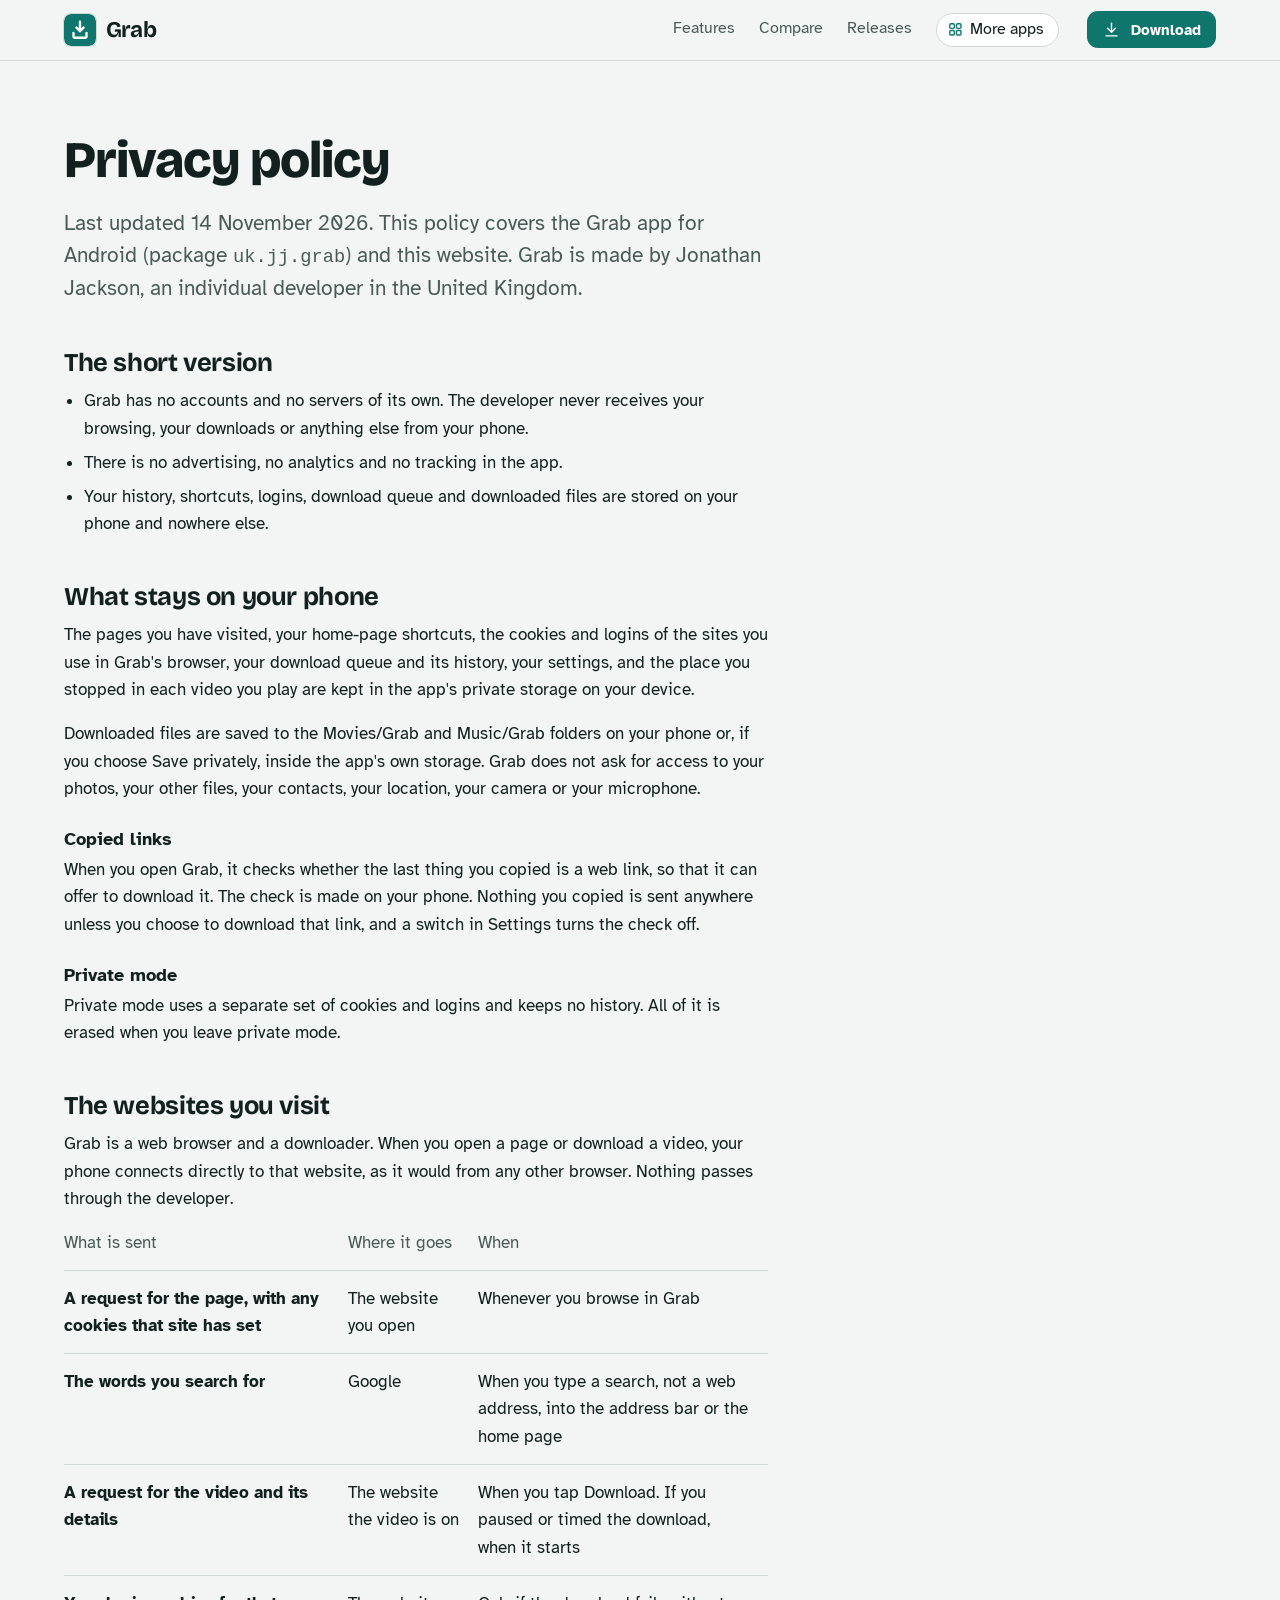
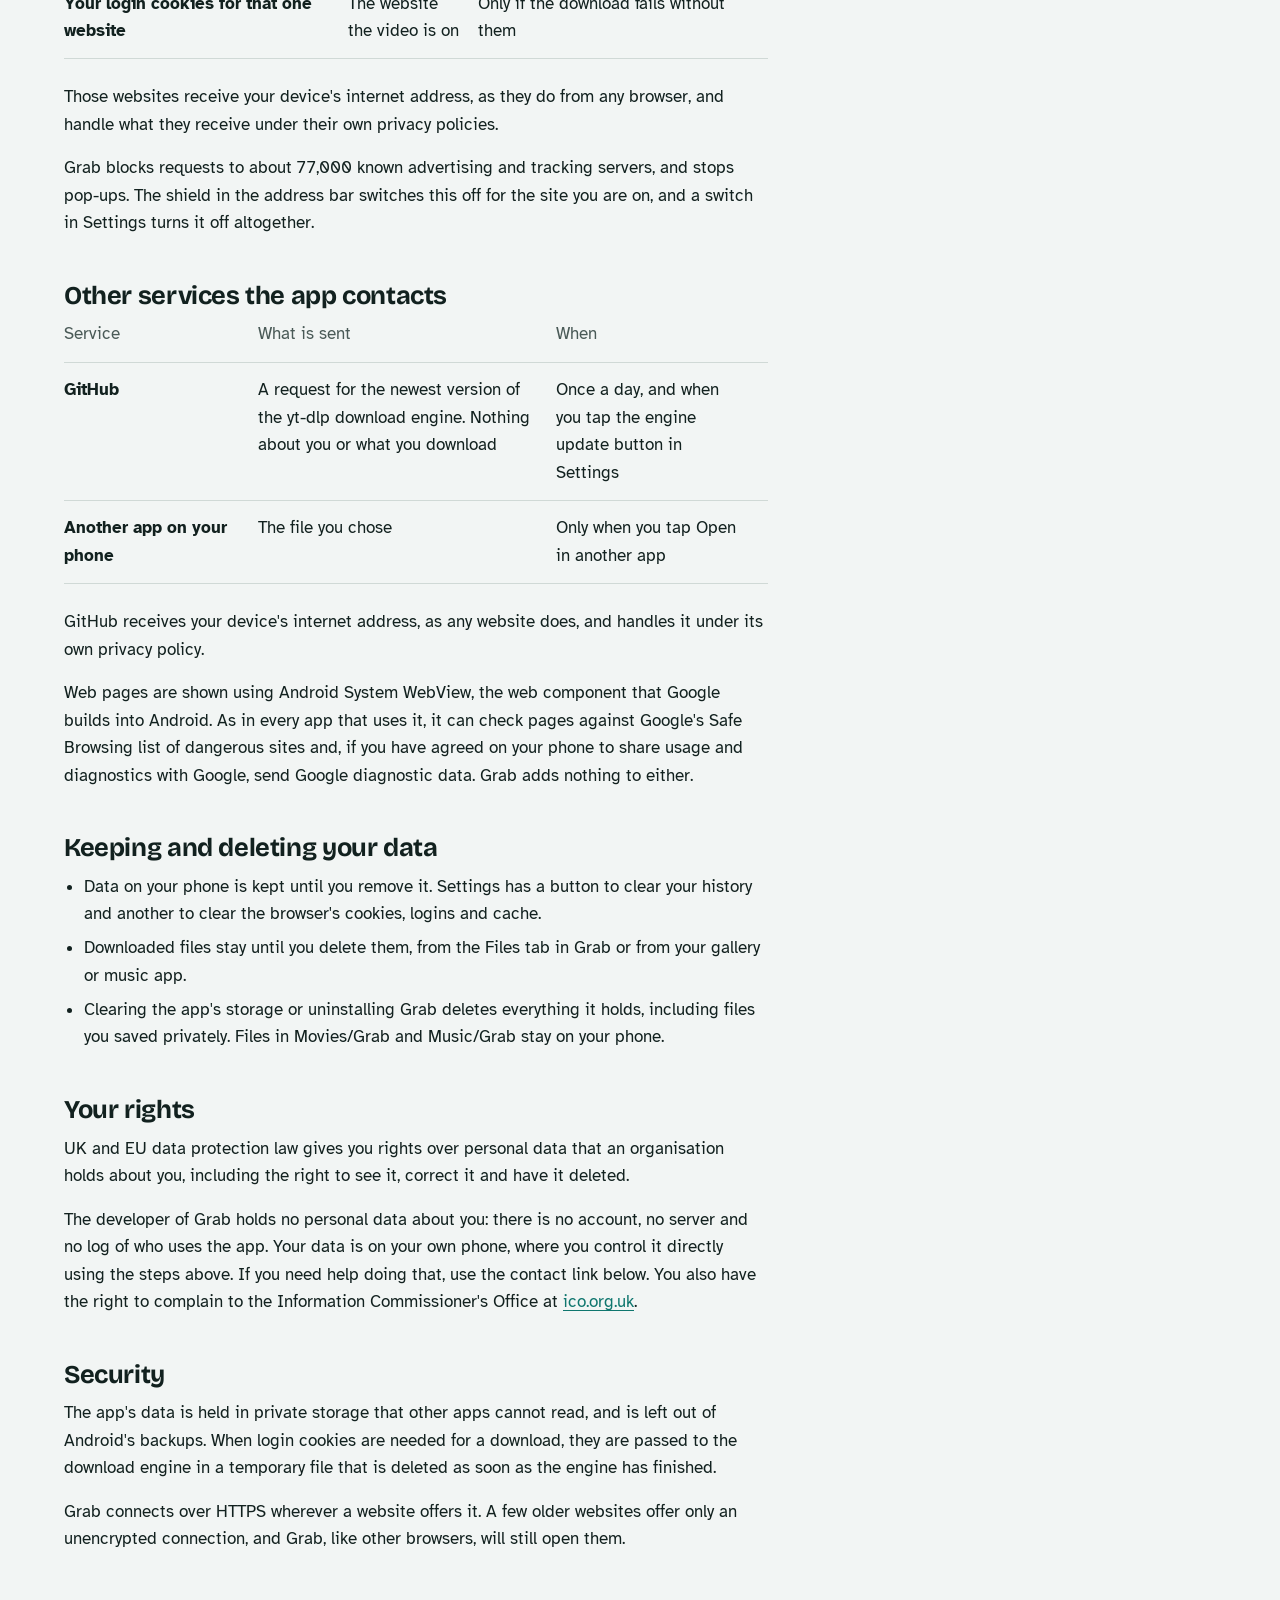
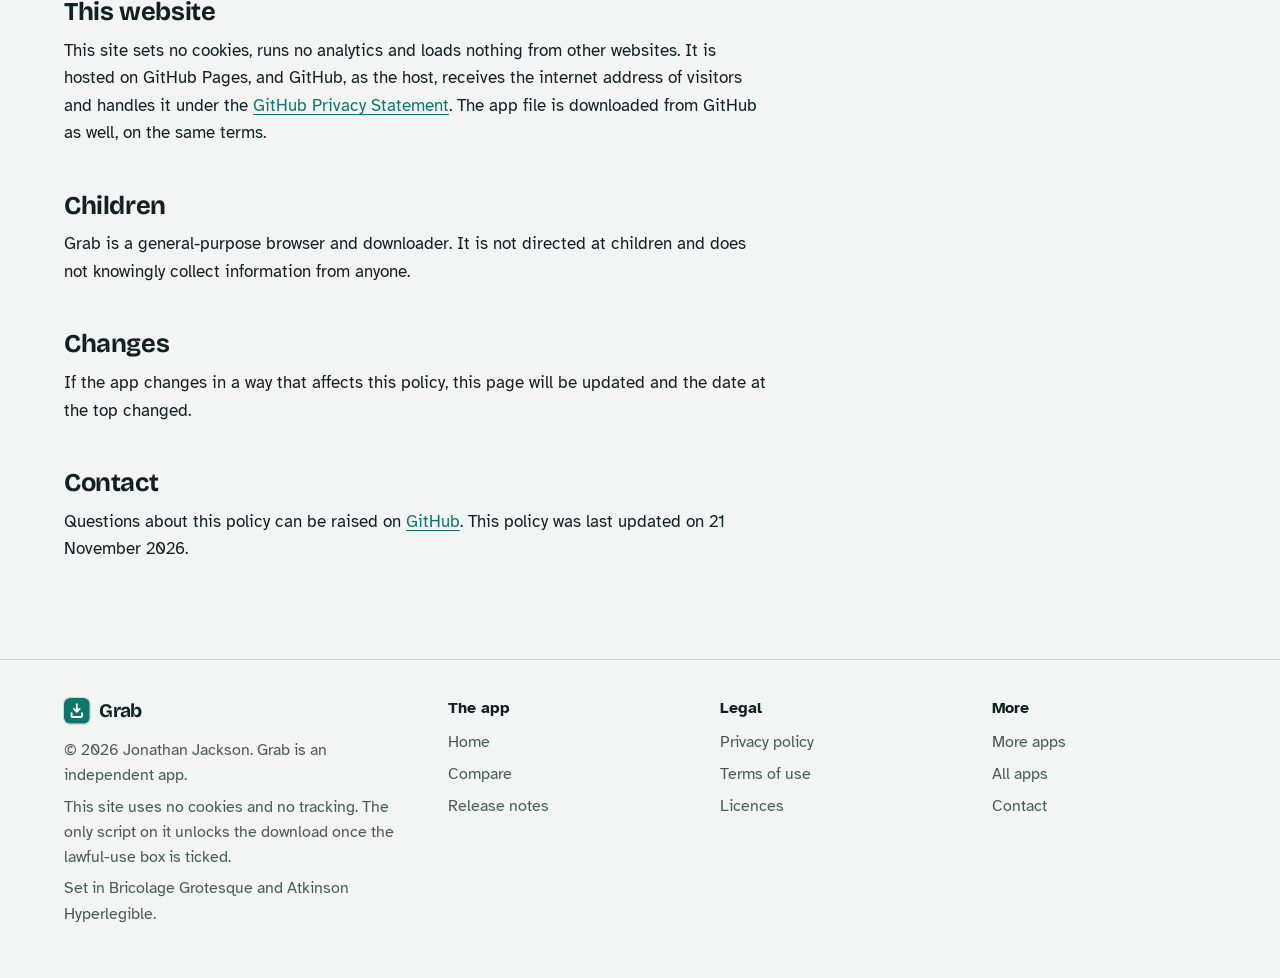
<file: privacy.html>
<!DOCTYPE html>
<html lang="en-GB">
<head>
<meta charset="utf-8">
<meta name="viewport" content="width=device-width, initial-scale=1">
<title>Grab privacy policy</title>
<meta name="description" content="What Grab does with your information: in short, it stays on your phone.">
<meta name="author" content="Jonathan Jackson">
<link rel="canonical" href="https://customgpter.github.io/grab/privacy.html">
<meta name="theme-color" content="#f2f5f4" media="(prefers-color-scheme: light)">
<meta name="theme-color" content="#0c1413" media="(prefers-color-scheme: dark)">
<meta property="og:type" content="website">
<meta property="og:site_name" content="Grab">
<meta property="og:title" content="Grab privacy policy">
<meta property="og:description" content="What Grab does with your information: in short, it stays on your phone.">
<meta property="og:url" content="https://customgpter.github.io/grab/privacy.html">
<meta property="og:image" content="https://customgpter.github.io/grab/assets/og.png">
<meta property="og:image:width" content="1200">
<meta property="og:image:height" content="630">
<meta property="og:image:alt" content="Grab&#x27;s Downloads tab with one download running and others queued">
<meta property="og:locale" content="en_GB">
<meta name="twitter:card" content="summary_large_image">
<link rel="icon" href="./assets/favicon.svg" type="image/svg+xml">
<link rel="apple-touch-icon" href="./assets/apple-touch-icon.png">
<link rel="preload" href="./assets/fonts/bricolage-grotesque-latin.woff2" as="font" type="font/woff2" crossorigin>
<link rel="preload" href="./assets/fonts/atkinson-hyperlegible-latin-400-normal.woff2" as="font" type="font/woff2" crossorigin>
<link rel="stylesheet" href="./assets/site.css?v=1">
<link rel="stylesheet" href="./assets/house.css?v=1">
<link rel="stylesheet" href="./assets/apps-list.css?v=1">
<script src="./assets/apps-list.js?v=1" defer></script>
</head>
<body>
<a class="skip" href="#main">Skip to content</a>
<header class="masthead">
<div class="wrap">
<a class="brand" href="./" aria-label="Grab home"><svg viewBox="0 0 108 108" aria-hidden="true"><rect width="108" height="108" rx="24" fill="#0f766e"/><path d="M54 26v32M42 46l12 12 12-12M32 64v12q0 4 4 4h36q4 0 4-4V64" fill="none" stroke="#fff" stroke-width="8" stroke-linecap="round" stroke-linejoin="round"/></svg><span>Grab</span></a>
<nav aria-label="Main"><ul><li><a href="./#features">Features</a></li><li><a href="./compare.html">Compare</a></li><li><a href="./releases.html">Releases</a></li><li><a class="more-apps" href="./more-apps.html"><svg class="ico" viewBox="0 0 24 24" aria-hidden="true"><rect x="4" y="4" width="6.5" height="6.5" rx="1.6"/><rect x="13.5" y="4" width="6.5" height="6.5" rx="1.6"/><rect x="4" y="13.5" width="6.5" height="6.5" rx="1.6"/><rect x="13.5" y="13.5" width="6.5" height="6.5" rx="1.6"/></svg>More apps</a></li></ul></nav>
<a class="button small" href="./#download"><svg class="ico" viewBox="0 0 24 24" aria-hidden="true"><path d="M12 4v11"/><path d="M7 10.5l5 5 5-5"/><path d="M5 20h14"/></svg>Download</a>
</div>
</header>
<main id="main" class="doc">
<div class="wrap">
<div class="measure">
<h1>Privacy policy</h1>
<p class="lede">Last updated 14 November 2026. This policy covers the Grab app for Android (package <code>uk.jj.grab</code>) and this website. Grab is made by Jonathan Jackson, an individual developer in the United Kingdom.</p>
<h2 id="short">The short version</h2><ul>
<li>Grab has no accounts and no servers of its own. The developer never receives your browsing, your downloads or anything else from your phone.</li>
<li>There is no advertising, no analytics and no tracking in the app.</li>
<li>Your history, shortcuts, logins, download queue and downloaded files are stored on your phone and nowhere else.</li>
</ul><h2 id="device">What stays on your phone</h2><p>The pages you have visited, your home-page shortcuts, the cookies and logins of the sites you use in Grab's browser, your download queue and its history, your settings, and the place you stopped in each video you play are kept in the app's private storage on your device.</p>
<p>Downloaded files are saved to the Movies/Grab and Music/Grab folders on your phone or, if you choose Save privately, inside the app's own storage. Grab does not ask for access to your photos, your other files, your contacts, your location, your camera or your microphone.</p>
<h3>Copied links</h3>
<p>When you open Grab, it checks whether the last thing you copied is a web link, so that it can offer to download it. The check is made on your phone. Nothing you copied is sent anywhere unless you choose to download that link, and a switch in Settings turns the check off.</p>
<h3>Private mode</h3>
<p>Private mode uses a separate set of cookies and logins and keeps no history. All of it is erased when you leave private mode.</p><h2 id="websites">The websites you visit</h2><p>Grab is a web browser and a downloader. When you open a page or download a video, your phone connects directly to that website, as it would from any other browser. Nothing passes through the developer.</p>
<table>
<thead><tr><th scope="col">What is sent</th><th scope="col">Where it goes</th><th scope="col">When</th></tr></thead>
<tbody>
<tr><th scope="row">A request for the page, with any cookies that site has set</th><td>The website you open</td><td>Whenever you browse in Grab</td></tr>
<tr><th scope="row">The words you search for</th><td>Google</td><td>When you type a search, not a web address, into the address bar or the home page</td></tr>
<tr><th scope="row">A request for the video and its details</th><td>The website the video is on</td><td>When you tap Download. If you paused or timed the download, when it starts</td></tr>
<tr><th scope="row">Your login cookies for that one website</th><td>The website the video is on</td><td>Only if the download fails without them</td></tr>
</tbody>
</table>
<p class="after-table">Those websites receive your device's internet address, as they do from any browser, and handle what they receive under their own privacy policies.</p>
<p>Grab blocks requests to about 77,000 known advertising and tracking servers, and stops pop-ups. The shield in the address bar switches this off for the site you are on, and a switch in Settings turns it off altogether.</p><h2 id="services">Other services the app contacts</h2><table>
<thead><tr><th scope="col">Service</th><th scope="col">What is sent</th><th scope="col">When</th></tr></thead>
<tbody>
<tr><th scope="row">GitHub</th><td>A request for the newest version of the yt-dlp download engine. Nothing about you or what you download</td><td>Once a day, and when you tap the engine update button in Settings</td></tr>
<tr><th scope="row">Another app on your phone</th><td>The file you chose</td><td>Only when you tap Open in another app</td></tr>
</tbody>
</table>
<p class="after-table">GitHub receives your device's internet address, as any website does, and handles it under its own privacy policy.</p>
<p>Web pages are shown using Android System WebView, the web component that Google builds into Android. As in every app that uses it, it can check pages against Google's Safe Browsing list of dangerous sites and, if you have agreed on your phone to share usage and diagnostics with Google, send Google diagnostic data. Grab adds nothing to either.</p><h2 id="deleting">Keeping and deleting your data</h2><ul>
<li>Data on your phone is kept until you remove it. Settings has a button to clear your history and another to clear the browser's cookies, logins and cache.</li>
<li>Downloaded files stay until you delete them, from the Files tab in Grab or from your gallery or music app.</li>
<li>Clearing the app's storage or uninstalling Grab deletes everything it holds, including files you saved privately. Files in Movies/Grab and Music/Grab stay on your phone.</li>
</ul><h2 id="rights">Your rights</h2><p>UK and EU data protection law gives you rights over personal data that an organisation holds about you, including the right to see it, correct it and have it deleted.</p>
<p>The developer of Grab holds no personal data about you: there is no account, no server and no log of who uses the app. Your data is on your own phone, where you control it directly using the steps above. If you need help doing that, use the contact link below. You also have the right to complain to the Information Commissioner's Office at <a href="https://ico.org.uk">ico.org.uk</a>.</p><h2 id="security">Security</h2><p>The app's data is held in private storage that other apps cannot read, and is left out of Android's backups. When login cookies are needed for a download, they are passed to the download engine in a temporary file that is deleted as soon as the engine has finished.</p>
<p>Grab connects over HTTPS wherever a website offers it. A few older websites offer only an unencrypted connection, and Grab, like other browsers, will still open them.</p><h2 id="website">This website</h2><p>This site sets no cookies, runs no analytics and loads nothing from other websites. It is hosted on GitHub Pages, and GitHub, as the host, receives the internet address of visitors and handles it under the <a href="https://docs.github.com/site-policy/privacy-policies/github-general-privacy-statement">GitHub Privacy Statement</a>. The app file is downloaded from GitHub as well, on the same terms.</p><h2 id="children">Children</h2><p>Grab is a general-purpose browser and downloader. It is not directed at children and does not knowingly collect information from anyone.</p><h2 id="changes">Changes</h2><p>If the app changes in a way that affects this policy, this page will be updated and the date at the top changed.</p>
<h2 id="contact">Contact</h2>
<p>Questions about this policy can be raised on <a href="https://github.com/CustomGPTer/grab/issues">GitHub</a>. This policy was last updated on 21 November 2026.</p>
</div>
</div>
</main>
<footer class="colophon">
<div class="wrap">
<div>
<a class="brand" href="./" aria-label="Grab home"><svg viewBox="0 0 108 108" aria-hidden="true"><rect width="108" height="108" rx="24" fill="#0f766e"/><path d="M54 26v32M42 46l12 12 12-12M32 64v12q0 4 4 4h36q4 0 4-4V64" fill="none" stroke="#fff" stroke-width="8" stroke-linecap="round" stroke-linejoin="round"/></svg><span>Grab</span></a>
<p>&copy; 2026 Jonathan Jackson. Grab is an independent app.</p>
<p>This site uses no cookies and no tracking. The only script on it unlocks the download once the lawful-use box is ticked.</p>
<p>Set in Bricolage Grotesque and Atkinson Hyperlegible.</p>
</div>
<nav aria-label="The app"><h2>The app</h2><ul>
<li><a href="./">Home</a></li>
<li><a href="./compare.html">Compare</a></li>
<li><a href="./releases.html">Release notes</a></li>
</ul></nav>
<nav aria-label="Legal"><h2>Legal</h2><ul>
<li><a href="./privacy.html">Privacy policy</a></li>
<li><a href="./terms.html">Terms of use</a></li>
<li><a href="./licences.html">Licences</a></li>
</ul></nav>
<nav aria-label="More"><h2>More</h2><ul>
<li><a href="./more-apps.html">More apps</a></li>
<li><a href="https://customgpter.github.io/">All apps</a></li>
<li><a href="https://github.com/CustomGPTer/grab/issues">Contact</a></li>
</ul></nav>
</div>
</footer>
</body>
</html>
</file>
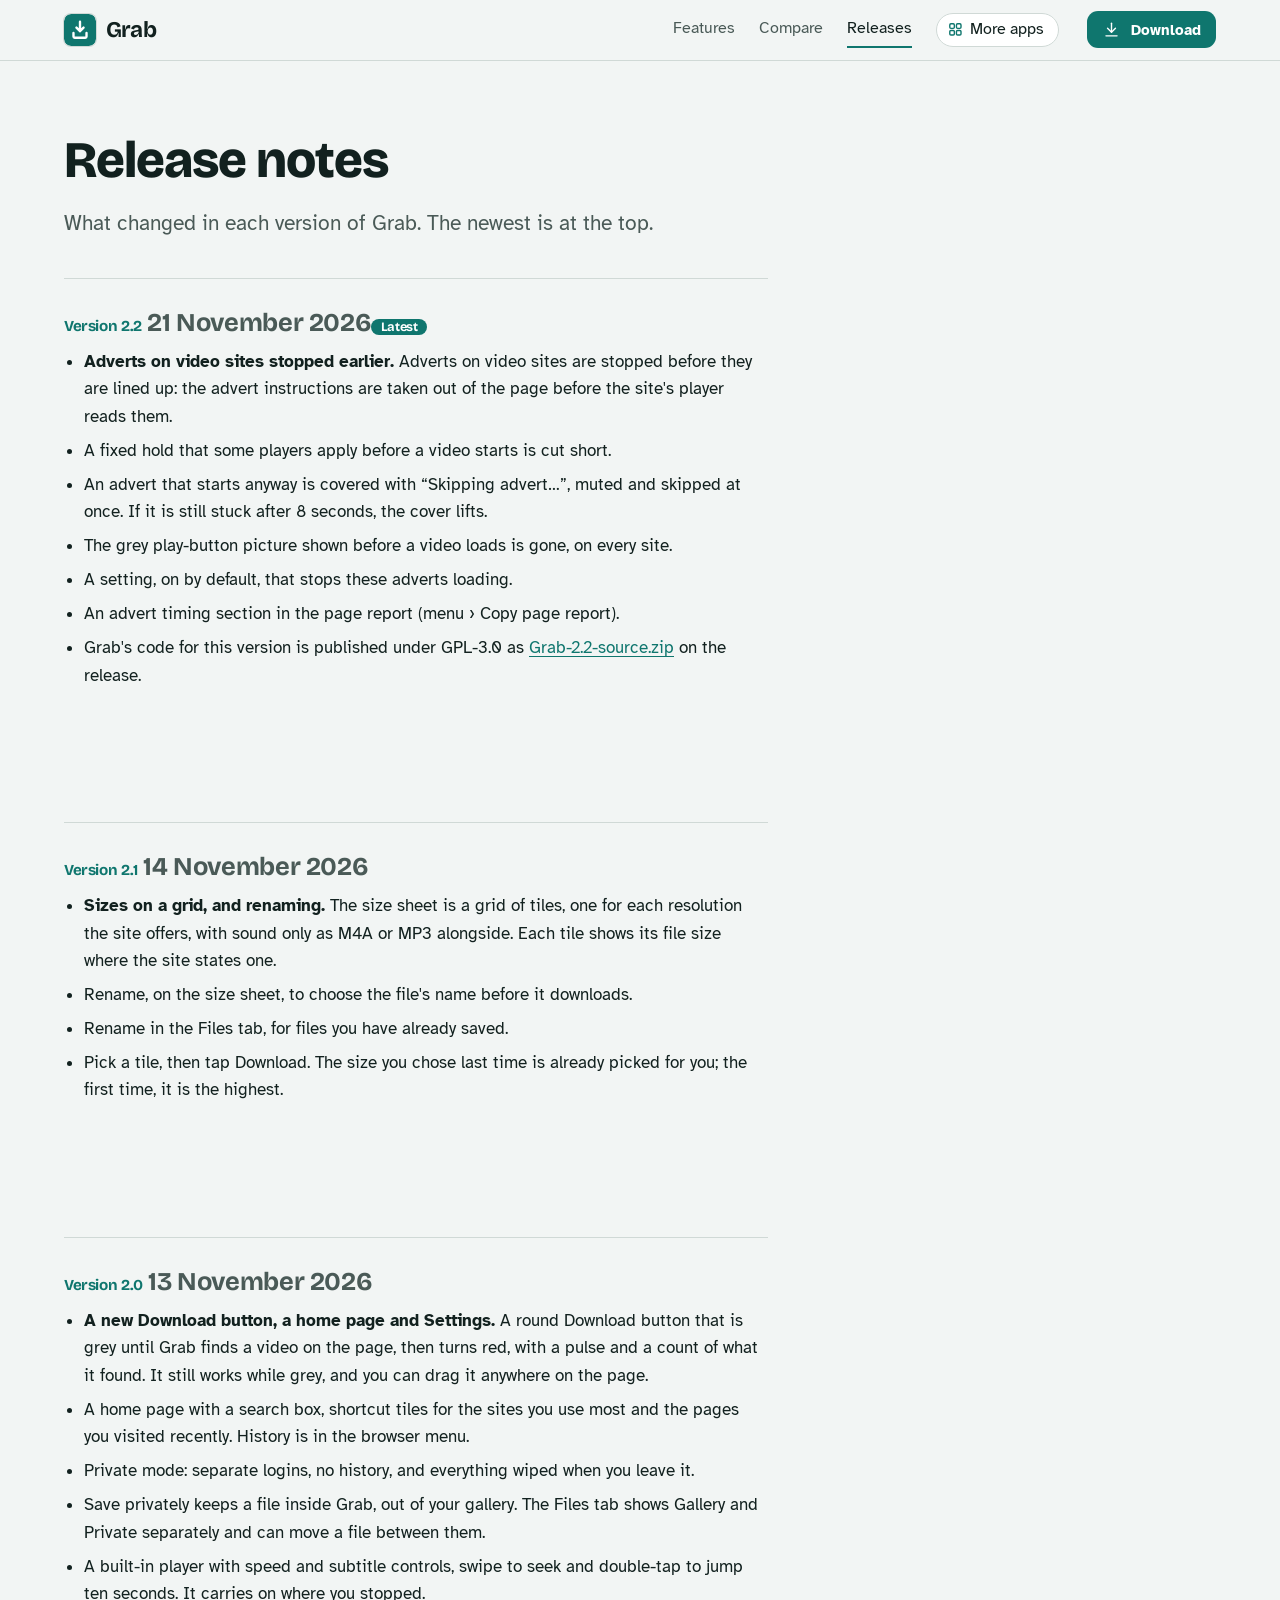
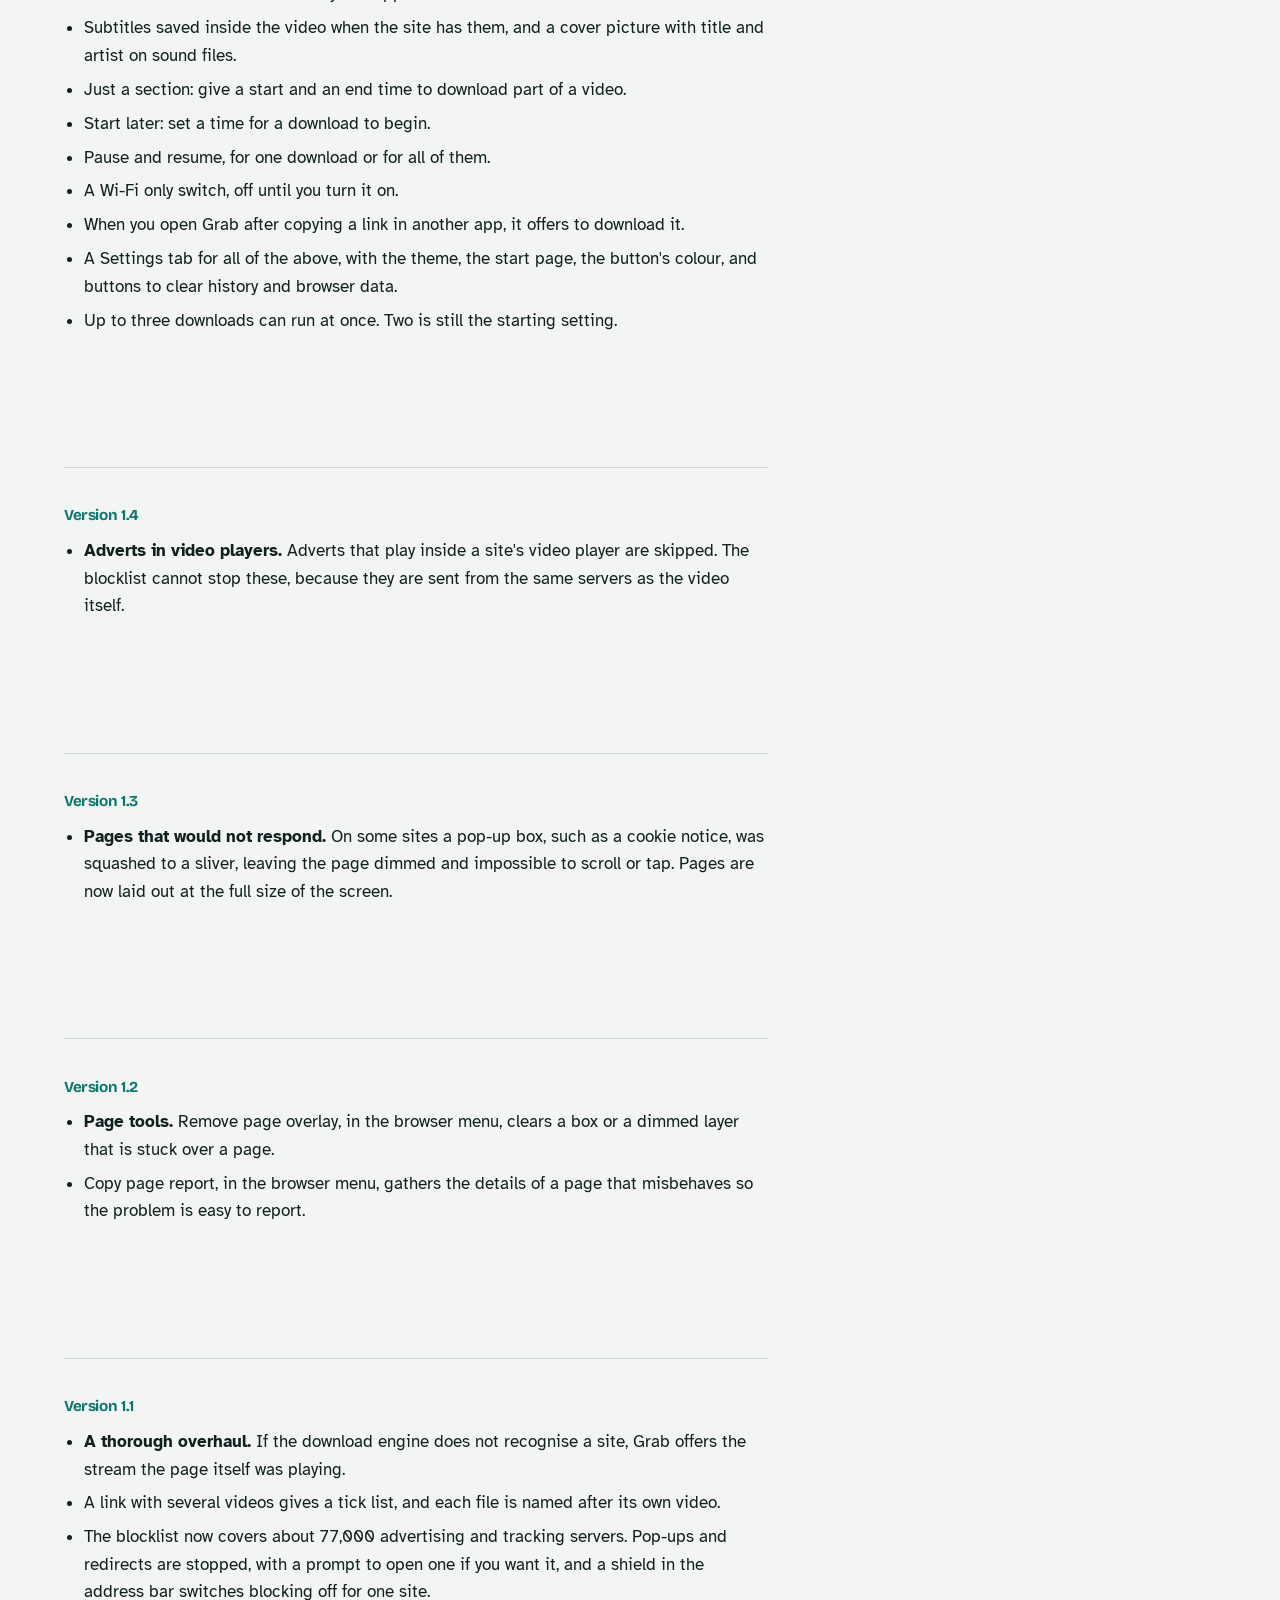
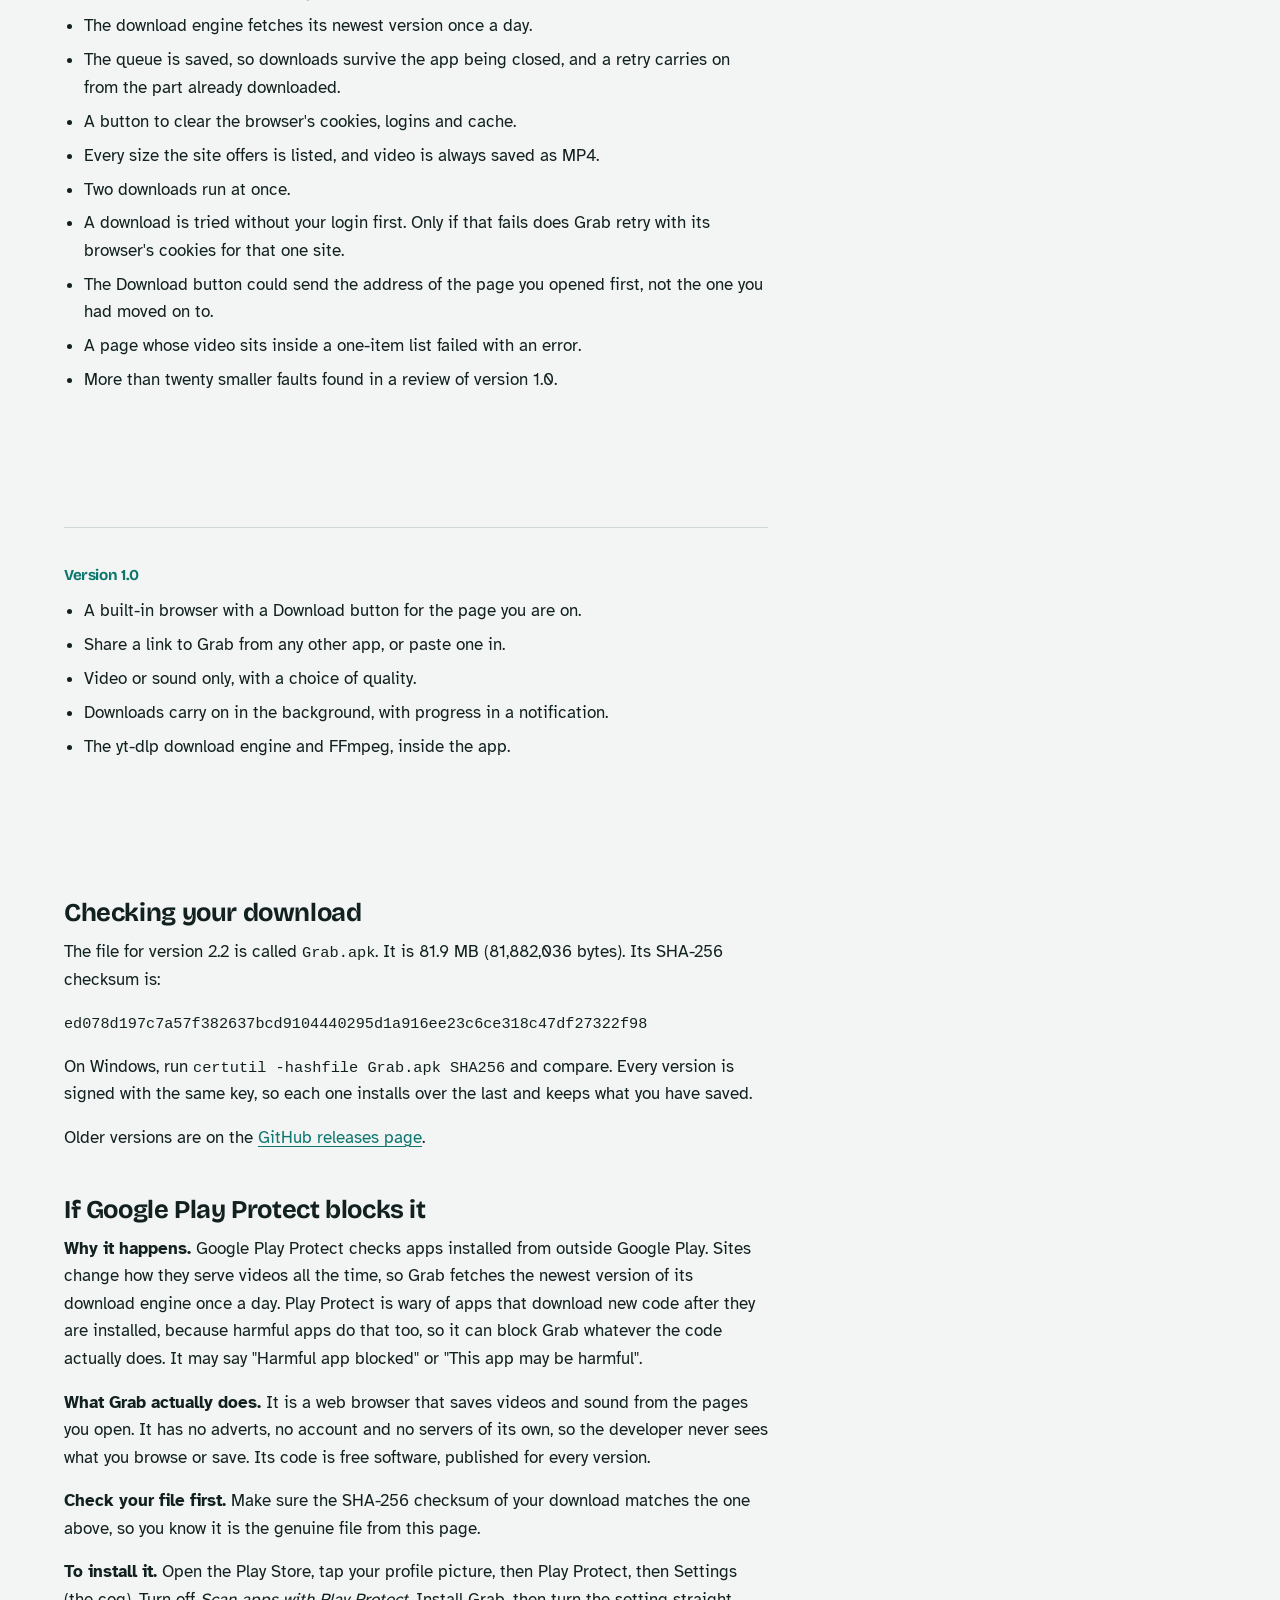
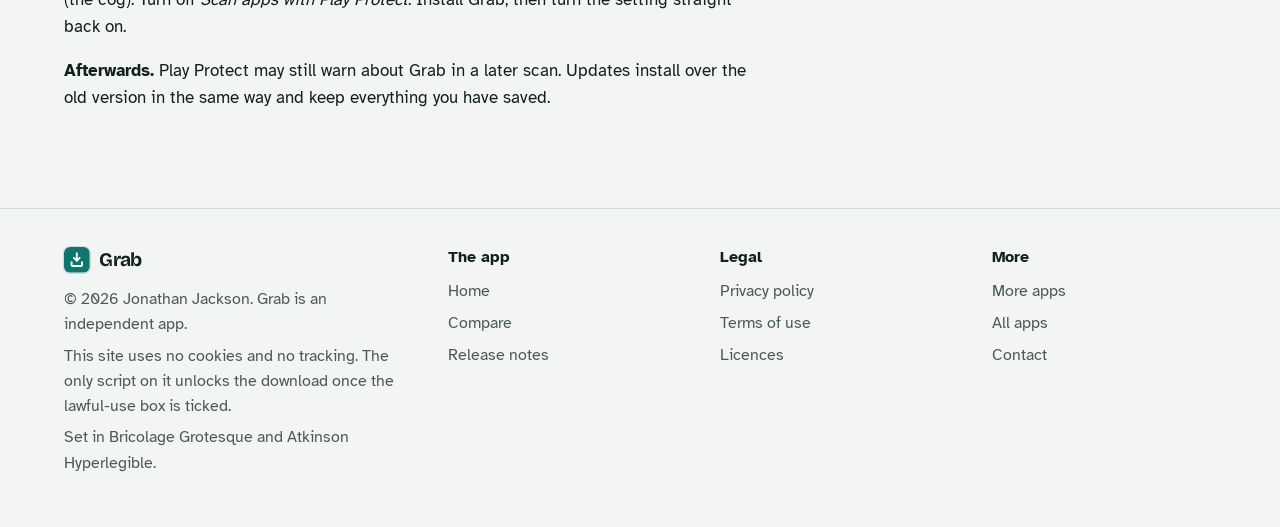
<file: releases.html>
<!DOCTYPE html>
<html lang="en-GB">
<head>
<meta charset="utf-8">
<meta name="viewport" content="width=device-width, initial-scale=1">
<title>Grab release notes</title>
<meta name="description" content="What changed in each version of Grab, with the file size and checksum to check your download.">
<meta name="author" content="Jonathan Jackson">
<link rel="canonical" href="https://customgpter.github.io/grab/releases.html">
<meta name="theme-color" content="#f2f5f4" media="(prefers-color-scheme: light)">
<meta name="theme-color" content="#0c1413" media="(prefers-color-scheme: dark)">
<meta property="og:type" content="website">
<meta property="og:site_name" content="Grab">
<meta property="og:title" content="Grab release notes">
<meta property="og:description" content="What changed in each version of Grab, with the file size and checksum to check your download.">
<meta property="og:url" content="https://customgpter.github.io/grab/releases.html">
<meta property="og:image" content="https://customgpter.github.io/grab/assets/og.png">
<meta property="og:image:width" content="1200">
<meta property="og:image:height" content="630">
<meta property="og:image:alt" content="Grab&#x27;s Downloads tab with one download running and others queued">
<meta property="og:locale" content="en_GB">
<meta name="twitter:card" content="summary_large_image">
<link rel="icon" href="./assets/favicon.svg" type="image/svg+xml">
<link rel="apple-touch-icon" href="./assets/apple-touch-icon.png">
<link rel="preload" href="./assets/fonts/bricolage-grotesque-latin.woff2" as="font" type="font/woff2" crossorigin>
<link rel="preload" href="./assets/fonts/atkinson-hyperlegible-latin-400-normal.woff2" as="font" type="font/woff2" crossorigin>
<link rel="stylesheet" href="./assets/site.css?v=1">
<link rel="stylesheet" href="./assets/house.css?v=1">
<link rel="stylesheet" href="./assets/apps-list.css?v=1">
<script src="./assets/apps-list.js?v=1" defer></script>
</head>
<body>
<a class="skip" href="#main">Skip to content</a>
<header class="masthead">
<div class="wrap">
<a class="brand" href="./" aria-label="Grab home"><svg viewBox="0 0 108 108" aria-hidden="true"><rect width="108" height="108" rx="24" fill="#0f766e"/><path d="M54 26v32M42 46l12 12 12-12M32 64v12q0 4 4 4h36q4 0 4-4V64" fill="none" stroke="#fff" stroke-width="8" stroke-linecap="round" stroke-linejoin="round"/></svg><span>Grab</span></a>
<nav aria-label="Main"><ul><li><a href="./#features">Features</a></li><li><a href="./compare.html">Compare</a></li><li><a href="./releases.html" aria-current="page">Releases</a></li><li><a class="more-apps" href="./more-apps.html"><svg class="ico" viewBox="0 0 24 24" aria-hidden="true"><rect x="4" y="4" width="6.5" height="6.5" rx="1.6"/><rect x="13.5" y="4" width="6.5" height="6.5" rx="1.6"/><rect x="4" y="13.5" width="6.5" height="6.5" rx="1.6"/><rect x="13.5" y="13.5" width="6.5" height="6.5" rx="1.6"/></svg>More apps</a></li></ul></nav>
<a class="button small" href="./#download"><svg class="ico" viewBox="0 0 24 24" aria-hidden="true"><path d="M12 4v11"/><path d="M7 10.5l5 5 5-5"/><path d="M5 20h14"/></svg>Download</a>
</div>
</header>
<main id="main" class="doc">
<div class="wrap">
<div class="measure">
<h1>Release notes</h1>
<p class="lede">What changed in each version of Grab. The newest is at the top.</p>
<section class="release" id="v2.2"><h2><span class="ver">Version 2.2</span> <span class="when">21 November 2026</span><span class="tag">Latest</span></h2><ul><li><b>Adverts on video sites stopped earlier.</b> Adverts on video sites are stopped before they are lined up: the advert instructions are taken out of the page before the site's player reads them.</li><li>A fixed hold that some players apply before a video starts is cut short.</li><li>An advert that starts anyway is covered with &ldquo;Skipping advert&hellip;&rdquo;, muted and skipped at once. If it is still stuck after 8 seconds, the cover lifts.</li><li>The grey play-button picture shown before a video loads is gone, on every site.</li><li>A setting, on by default, that stops these adverts loading.</li><li>An advert timing section in the page report (menu &rsaquo; Copy page report).</li><li>Grab's code for this version is published under GPL-3.0 as <a href="https://github.com/CustomGPTer/grab/releases/download/v2.2/Grab-2.2-source.zip">Grab-2.2-source.zip</a> on the release.</li></ul></section>
<section class="release" id="v2.1"><h2><span class="ver">Version 2.1</span> <span class="when">14 November 2026</span></h2><ul><li><b>Sizes on a grid, and renaming.</b> The size sheet is a grid of tiles, one for each resolution the site offers, with sound only as M4A or MP3 alongside. Each tile shows its file size where the site states one.</li><li>Rename, on the size sheet, to choose the file's name before it downloads.</li><li>Rename in the Files tab, for files you have already saved.</li><li>Pick a tile, then tap Download. The size you chose last time is already picked for you; the first time, it is the highest.</li></ul></section>
<section class="release" id="v2.0"><h2><span class="ver">Version 2.0</span> <span class="when">13 November 2026</span></h2><ul><li><b>A new Download button, a home page and Settings.</b> A round Download button that is grey until Grab finds a video on the page, then turns red, with a pulse and a count of what it found. It still works while grey, and you can drag it anywhere on the page.</li><li>A home page with a search box, shortcut tiles for the sites you use most and the pages you visited recently. History is in the browser menu.</li><li>Private mode: separate logins, no history, and everything wiped when you leave it.</li><li>Save privately keeps a file inside Grab, out of your gallery. The Files tab shows Gallery and Private separately and can move a file between them.</li><li>A built-in player with speed and subtitle controls, swipe to seek and double-tap to jump ten seconds. It carries on where you stopped.</li><li>Subtitles saved inside the video when the site has them, and a cover picture with title and artist on sound files.</li><li>Just a section: give a start and an end time to download part of a video.</li><li>Start later: set a time for a download to begin.</li><li>Pause and resume, for one download or for all of them.</li><li>A Wi-Fi only switch, off until you turn it on.</li><li>When you open Grab after copying a link in another app, it offers to download it.</li><li>A Settings tab for all of the above, with the theme, the start page, the button's colour, and buttons to clear history and browser data.</li><li>Up to three downloads can run at once. Two is still the starting setting.</li></ul></section>
<section class="release" id="v1.4"><h2><span class="ver">Version 1.4</span> <span class="when"></span></h2><ul><li><b>Adverts in video players.</b> Adverts that play inside a site's video player are skipped. The blocklist cannot stop these, because they are sent from the same servers as the video itself.</li></ul></section>
<section class="release" id="v1.3"><h2><span class="ver">Version 1.3</span> <span class="when"></span></h2><ul><li><b>Pages that would not respond.</b> On some sites a pop-up box, such as a cookie notice, was squashed to a sliver, leaving the page dimmed and impossible to scroll or tap. Pages are now laid out at the full size of the screen.</li></ul></section>
<section class="release" id="v1.2"><h2><span class="ver">Version 1.2</span> <span class="when"></span></h2><ul><li><b>Page tools.</b> Remove page overlay, in the browser menu, clears a box or a dimmed layer that is stuck over a page.</li><li>Copy page report, in the browser menu, gathers the details of a page that misbehaves so the problem is easy to report.</li></ul></section>
<section class="release" id="v1.1"><h2><span class="ver">Version 1.1</span> <span class="when"></span></h2><ul><li><b>A thorough overhaul.</b> If the download engine does not recognise a site, Grab offers the stream the page itself was playing.</li><li>A link with several videos gives a tick list, and each file is named after its own video.</li><li>The blocklist now covers about 77,000 advertising and tracking servers. Pop-ups and redirects are stopped, with a prompt to open one if you want it, and a shield in the address bar switches blocking off for one site.</li><li>The download engine fetches its newest version once a day.</li><li>The queue is saved, so downloads survive the app being closed, and a retry carries on from the part already downloaded.</li><li>A button to clear the browser's cookies, logins and cache.</li><li>Every size the site offers is listed, and video is always saved as MP4.</li><li>Two downloads run at once.</li><li>A download is tried without your login first. Only if that fails does Grab retry with its browser's cookies for that one site.</li><li>The Download button could send the address of the page you opened first, not the one you had moved on to.</li><li>A page whose video sits inside a one-item list failed with an error.</li><li>More than twenty smaller faults found in a review of version 1.0.</li></ul></section>
<section class="release" id="v1.0"><h2><span class="ver">Version 1.0</span> <span class="when"></span></h2><ul><li>A built-in browser with a Download button for the page you are on.</li><li>Share a link to Grab from any other app, or paste one in.</li><li>Video or sound only, with a choice of quality.</li><li>Downloads carry on in the background, with progress in a notification.</li><li>The yt-dlp download engine and FFmpeg, inside the app.</li></ul></section>
<h2 id="checking">Checking your download</h2>
<p>The file for version 2.2 is called <code>Grab.apk</code>. It is 81.9 MB (81,882,036 bytes). Its SHA-256 checksum is:</p>
<p><code class="sum">ed078d197c7a57f382637bcd9104440295d1a916ee23c6ce318c47df27322f98</code></p>
<p>On Windows, run <code>certutil -hashfile Grab.apk SHA256</code> and compare. Every version is signed with the same key, so each one installs over the last and keeps what you have saved.</p>
<p>Older versions are on the <a href="https://github.com/CustomGPTer/grab/releases">GitHub releases page</a>.</p>
<h2 id="play-protect">If Google Play Protect blocks it</h2>
<p><b>Why it happens.</b> Google Play Protect checks apps installed from outside Google Play. Sites change how they serve videos all the time, so Grab fetches the newest version of its download engine once a day. Play Protect is wary of apps that download new code after they are installed, because harmful apps do that too, so it can block Grab whatever the code actually does. It may say "Harmful app blocked" or "This app may be harmful".</p><p><b>What Grab actually does.</b> It is a web browser that saves videos and sound from the pages you open. It has no adverts, no account and no servers of its own, so the developer never sees what you browse or save. Its code is free software, published for every version.</p><p><b>Check your file first.</b> Make sure the SHA-256 checksum of your download matches the one above, so you know it is the genuine file from this page.</p><p><b>To install it.</b> Open the Play Store, tap your profile picture, then Play Protect, then Settings (the cog). Turn off <i>Scan apps with Play Protect</i>. Install Grab, then turn the setting straight back on.</p><p><b>Afterwards.</b> Play Protect may still warn about Grab in a later scan. Updates install over the old version in the same way and keep everything you have saved.</p>
</div>
</div>
</main>
<footer class="colophon">
<div class="wrap">
<div>
<a class="brand" href="./" aria-label="Grab home"><svg viewBox="0 0 108 108" aria-hidden="true"><rect width="108" height="108" rx="24" fill="#0f766e"/><path d="M54 26v32M42 46l12 12 12-12M32 64v12q0 4 4 4h36q4 0 4-4V64" fill="none" stroke="#fff" stroke-width="8" stroke-linecap="round" stroke-linejoin="round"/></svg><span>Grab</span></a>
<p>&copy; 2026 Jonathan Jackson. Grab is an independent app.</p>
<p>This site uses no cookies and no tracking. The only script on it unlocks the download once the lawful-use box is ticked.</p>
<p>Set in Bricolage Grotesque and Atkinson Hyperlegible.</p>
</div>
<nav aria-label="The app"><h2>The app</h2><ul>
<li><a href="./">Home</a></li>
<li><a href="./compare.html">Compare</a></li>
<li><a href="./releases.html">Release notes</a></li>

</ul></nav>
<nav aria-label="Legal"><h2>Legal</h2><ul>
<li><a href="./privacy.html">Privacy policy</a></li>
<li><a href="./terms.html">Terms of use</a></li>
<li><a href="./licences.html">Licences</a></li>
</ul></nav>
<nav aria-label="More"><h2>More</h2><ul>
<li><a href="./more-apps.html">More apps</a></li>
<li><a href="https://customgpter.github.io/">All apps</a></li>
<li><a href="https://github.com/CustomGPTer/grab/issues">Contact</a></li>
</ul></nav>
</div>
</footer>
</body>
</html>
</file>
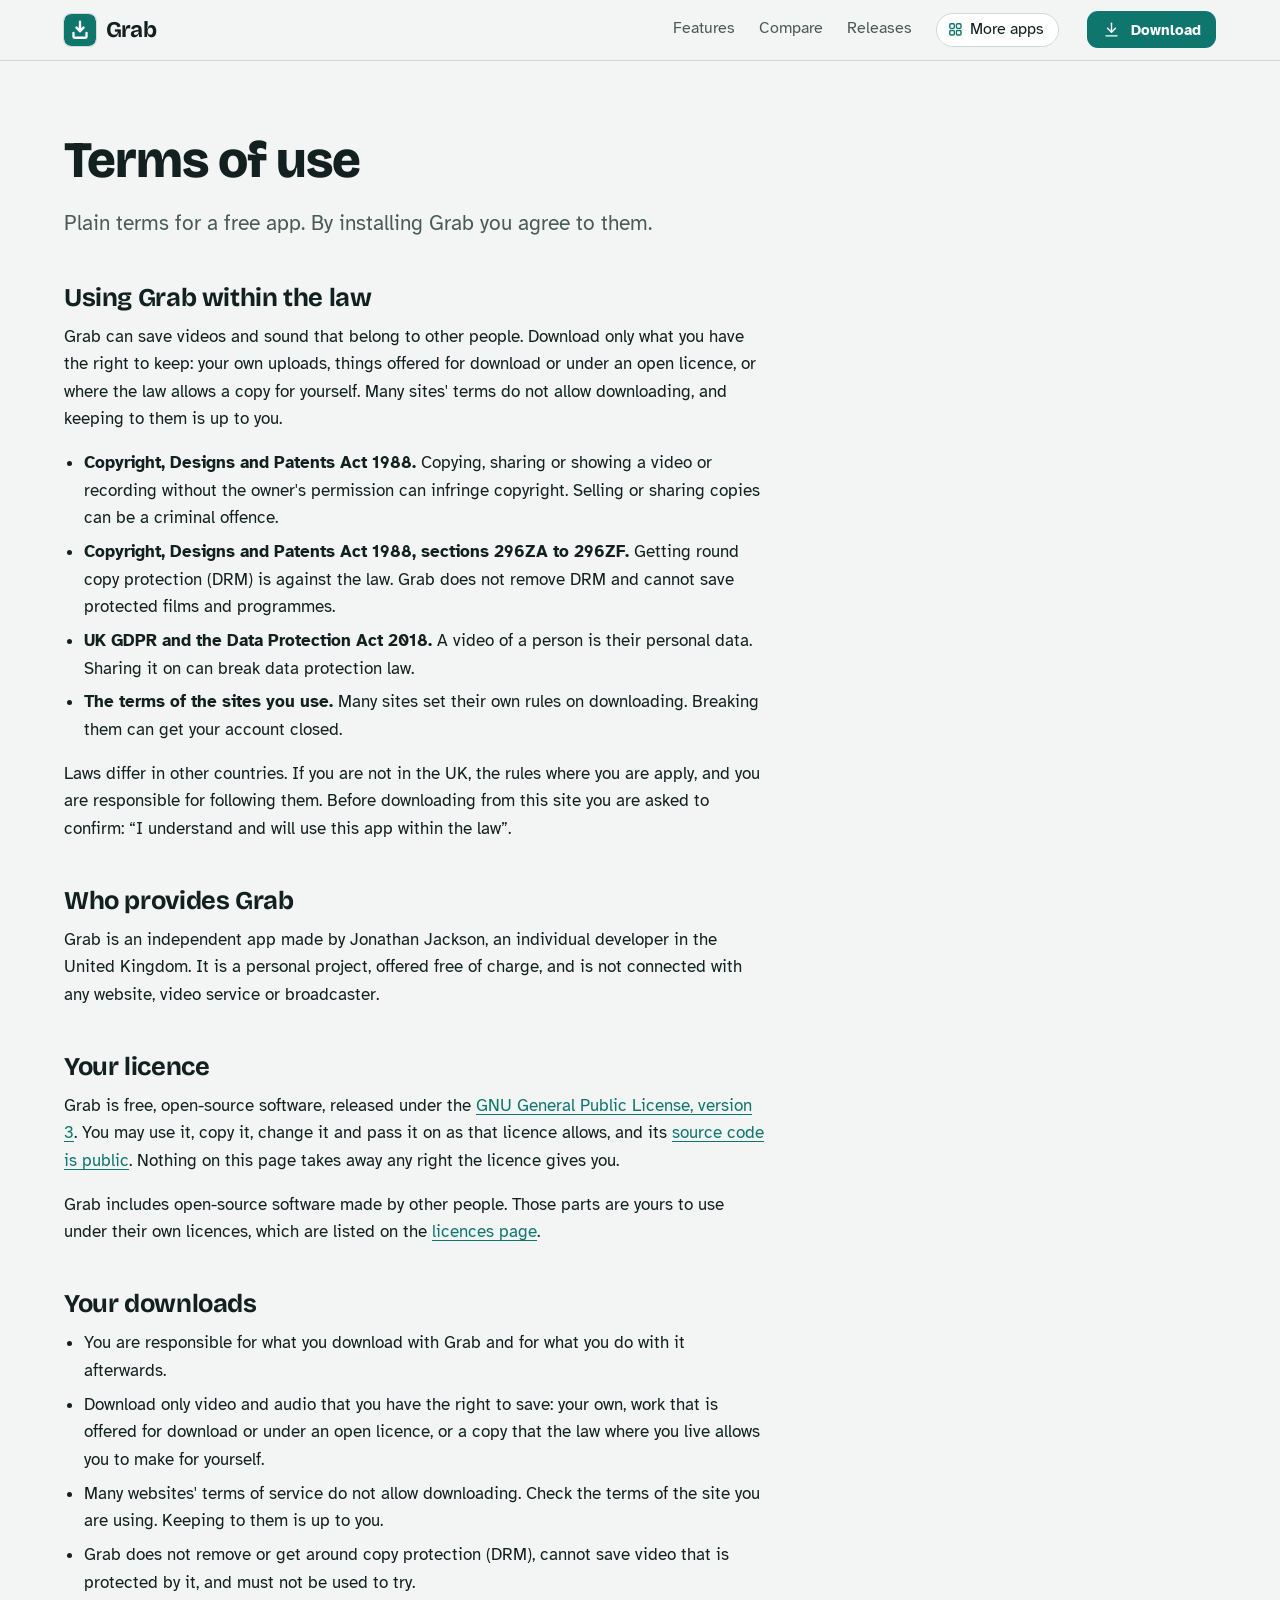
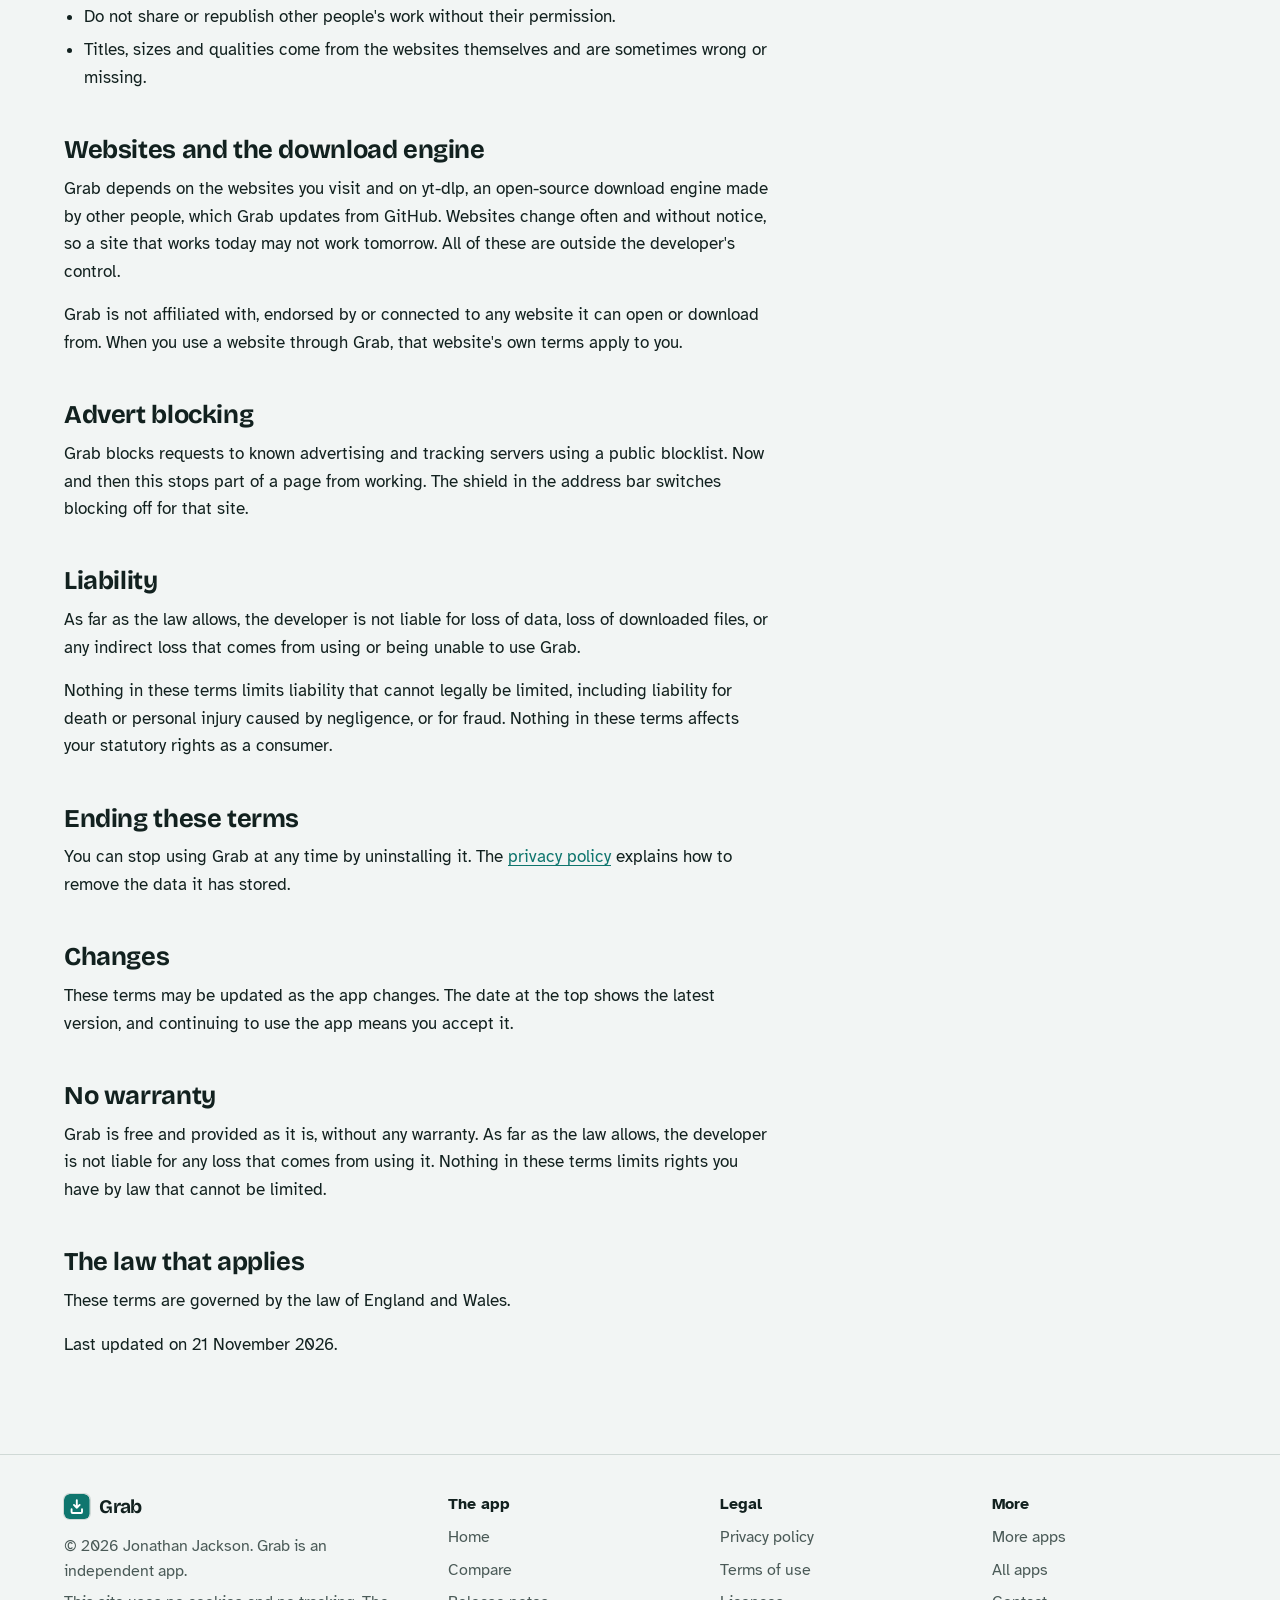
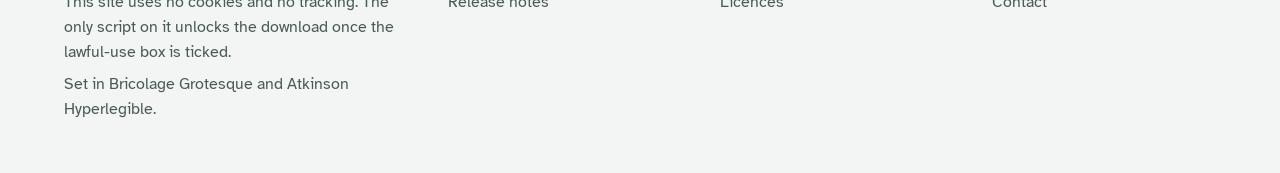
<file: terms.html>
<!DOCTYPE html>
<html lang="en-GB">
<head>
<meta charset="utf-8">
<meta name="viewport" content="width=device-width, initial-scale=1">
<title>Grab terms of use</title>
<meta name="description" content="The terms for using Grab, including using it within the law.">
<meta name="author" content="Jonathan Jackson">
<link rel="canonical" href="https://customgpter.github.io/grab/terms.html">
<meta name="theme-color" content="#f2f5f4" media="(prefers-color-scheme: light)">
<meta name="theme-color" content="#0c1413" media="(prefers-color-scheme: dark)">
<meta property="og:type" content="website">
<meta property="og:site_name" content="Grab">
<meta property="og:title" content="Grab terms of use">
<meta property="og:description" content="The terms for using Grab, including using it within the law.">
<meta property="og:url" content="https://customgpter.github.io/grab/terms.html">
<meta property="og:image" content="https://customgpter.github.io/grab/assets/og.png">
<meta property="og:image:width" content="1200">
<meta property="og:image:height" content="630">
<meta property="og:image:alt" content="Grab&#x27;s Downloads tab with one download running and others queued">
<meta property="og:locale" content="en_GB">
<meta name="twitter:card" content="summary_large_image">
<link rel="icon" href="./assets/favicon.svg" type="image/svg+xml">
<link rel="apple-touch-icon" href="./assets/apple-touch-icon.png">
<link rel="preload" href="./assets/fonts/bricolage-grotesque-latin.woff2" as="font" type="font/woff2" crossorigin>
<link rel="preload" href="./assets/fonts/atkinson-hyperlegible-latin-400-normal.woff2" as="font" type="font/woff2" crossorigin>
<link rel="stylesheet" href="./assets/site.css?v=1">
<link rel="stylesheet" href="./assets/house.css?v=1">
<link rel="stylesheet" href="./assets/apps-list.css?v=1">
<script src="./assets/apps-list.js?v=1" defer></script>
</head>
<body>
<a class="skip" href="#main">Skip to content</a>
<header class="masthead">
<div class="wrap">
<a class="brand" href="./" aria-label="Grab home"><svg viewBox="0 0 108 108" aria-hidden="true"><rect width="108" height="108" rx="24" fill="#0f766e"/><path d="M54 26v32M42 46l12 12 12-12M32 64v12q0 4 4 4h36q4 0 4-4V64" fill="none" stroke="#fff" stroke-width="8" stroke-linecap="round" stroke-linejoin="round"/></svg><span>Grab</span></a>
<nav aria-label="Main"><ul><li><a href="./#features">Features</a></li><li><a href="./compare.html">Compare</a></li><li><a href="./releases.html">Releases</a></li><li><a class="more-apps" href="./more-apps.html"><svg class="ico" viewBox="0 0 24 24" aria-hidden="true"><rect x="4" y="4" width="6.5" height="6.5" rx="1.6"/><rect x="13.5" y="4" width="6.5" height="6.5" rx="1.6"/><rect x="4" y="13.5" width="6.5" height="6.5" rx="1.6"/><rect x="13.5" y="13.5" width="6.5" height="6.5" rx="1.6"/></svg>More apps</a></li></ul></nav>
<a class="button small" href="./#download"><svg class="ico" viewBox="0 0 24 24" aria-hidden="true"><path d="M12 4v11"/><path d="M7 10.5l5 5 5-5"/><path d="M5 20h14"/></svg>Download</a>
</div>
</header>
<main id="main" class="doc">
<div class="wrap">
<div class="measure">
<h1>Terms of use</h1>
<p class="lede">Plain terms for a free app. By installing Grab you agree to them.</p>
<h2 id="law">Using Grab within the law</h2><p>Grab can save videos and sound that belong to other people. Download only what you have the right to keep: your own uploads, things offered for download or under an open licence, or where the law allows a copy for yourself. Many sites' terms do not allow downloading, and keeping to them is up to you.</p><ul><li><b>Copyright, Designs and Patents Act 1988.</b> Copying, sharing or showing a video or recording without the owner's permission can infringe copyright. Selling or sharing copies can be a criminal offence.</li><li><b>Copyright, Designs and Patents Act 1988, sections 296ZA to 296ZF.</b> Getting round copy protection (DRM) is against the law. Grab does not remove DRM and cannot save protected films and programmes.</li><li><b>UK GDPR and the Data Protection Act 2018.</b> A video of a person is their personal data. Sharing it on can break data protection law.</li><li><b>The terms of the sites you use.</b> Many sites set their own rules on downloading. Breaking them can get your account closed.</li></ul><p>Laws differ in other countries. If you are not in the UK, the rules where you are apply, and you are responsible for following them. Before downloading from this site you are asked to confirm: &ldquo;I understand and will use this app within the law&rdquo;.</p><h2 id="who">Who provides Grab</h2><p>Grab is an independent app made by Jonathan Jackson, an individual developer in the United Kingdom. It is a personal project, offered free of charge, and is not connected with any website, video service or broadcaster.</p><h2 id="licence">Your licence</h2><p>Grab is free, open-source software, released under the <a href="https://www.gnu.org/licenses/gpl-3.0.html">GNU General Public License, version 3</a>. You may use it, copy it, change it and pass it on as that licence allows, and its <a href="https://github.com/CustomGPTer/grab/tree/source">source code is public</a>. Nothing on this page takes away any right the licence gives you.</p>
<p>Grab includes open-source software made by other people. Those parts are yours to use under their own licences, which are listed on the <a href="licences.html">licences page</a>.</p><h2 id="downloads">Your downloads</h2><ul>
<li>You are responsible for what you download with Grab and for what you do with it afterwards.</li>
<li>Download only video and audio that you have the right to save: your own, work that is offered for download or under an open licence, or a copy that the law where you live allows you to make for yourself.</li>
<li>Many websites' terms of service do not allow downloading. Check the terms of the site you are using. Keeping to them is up to you.</li>
<li>Grab does not remove or get around copy protection (DRM), cannot save video that is protected by it, and must not be used to try.</li>
<li>Do not share or republish other people's work without their permission.</li>
<li>Titles, sizes and qualities come from the websites themselves and are sometimes wrong or missing.</li>
</ul><h2 id="online">Websites and the download engine</h2><p>Grab depends on the websites you visit and on yt-dlp, an open-source download engine made by other people, which Grab updates from GitHub. Websites change often and without notice, so a site that works today may not work tomorrow. All of these are outside the developer's control.</p>
<p>Grab is not affiliated with, endorsed by or connected to any website it can open or download from. When you use a website through Grab, that website's own terms apply to you.</p><h2 id="blocking">Advert blocking</h2><p>Grab blocks requests to known advertising and tracking servers using a public blocklist. Now and then this stops part of a page from working. The shield in the address bar switches blocking off for that site.</p><h2 id="liability">Liability</h2><p>As far as the law allows, the developer is not liable for loss of data, loss of downloaded files, or any indirect loss that comes from using or being unable to use Grab.</p>
<p>Nothing in these terms limits liability that cannot legally be limited, including liability for death or personal injury caused by negligence, or for fraud. Nothing in these terms affects your statutory rights as a consumer.</p><h2 id="ending">Ending these terms</h2><p>You can stop using Grab at any time by uninstalling it. The <a href="privacy.html#deleting">privacy policy</a> explains how to remove the data it has stored.</p><h2 id="changes">Changes</h2><p>These terms may be updated as the app changes. The date at the top shows the latest version, and continuing to use the app means you accept it.</p>
<h2 id="no-warranty">No warranty</h2>
<p>Grab is free and provided as it is, without any warranty. As far as the law allows, the developer is not liable for any loss that comes from using it. Nothing in these terms limits rights you have by law that cannot be limited.</p>
<h2 id="governing">The law that applies</h2>
<p>These terms are governed by the law of England and Wales.</p>
<p>Last updated on 21 November 2026.</p>
</div>
</div>
</main>
<footer class="colophon">
<div class="wrap">
<div>
<a class="brand" href="./" aria-label="Grab home"><svg viewBox="0 0 108 108" aria-hidden="true"><rect width="108" height="108" rx="24" fill="#0f766e"/><path d="M54 26v32M42 46l12 12 12-12M32 64v12q0 4 4 4h36q4 0 4-4V64" fill="none" stroke="#fff" stroke-width="8" stroke-linecap="round" stroke-linejoin="round"/></svg><span>Grab</span></a>
<p>&copy; 2026 Jonathan Jackson. Grab is an independent app.</p>
<p>This site uses no cookies and no tracking. The only script on it unlocks the download once the lawful-use box is ticked.</p>
<p>Set in Bricolage Grotesque and Atkinson Hyperlegible.</p>
</div>
<nav aria-label="The app"><h2>The app</h2><ul>
<li><a href="./">Home</a></li>
<li><a href="./compare.html">Compare</a></li>
<li><a href="./releases.html">Release notes</a></li>
</ul></nav>
<nav aria-label="Legal"><h2>Legal</h2><ul>
<li><a href="./privacy.html">Privacy policy</a></li>
<li><a href="./terms.html">Terms of use</a></li>
<li><a href="./licences.html">Licences</a></li>
</ul></nav>
<nav aria-label="More"><h2>More</h2><ul>
<li><a href="./more-apps.html">More apps</a></li>
<li><a href="https://customgpter.github.io/">All apps</a></li>
<li><a href="https://github.com/CustomGPTer/grab/issues">Contact</a></li>
</ul></nav>
</div>
</footer>
</body>
</html>
</file>
<file: assets/site.css>
@font-face{font-family:"Bricolage Grotesque";src:url("fonts/bricolage-grotesque-latin.woff2") format("woff2");font-weight:200 800;font-style:normal;font-display:swap}
@font-face{font-family:"Atkinson Hyperlegible";src:url("fonts/atkinson-hyperlegible-latin-400-normal.woff2") format("woff2");font-weight:400;font-style:normal;font-display:swap}
@font-face{font-family:"Atkinson Hyperlegible";src:url("fonts/atkinson-hyperlegible-latin-700-normal.woff2") format("woff2");font-weight:700;font-style:normal;font-display:swap}

/* Daylight page, night-time camera. The lamp colour is kept for the one thing to press and for what the camera has seen. */
:root{
  --page:#f2f5f9; --panel:#ffffff; --raised:#e8edf3; --ink:#0d1a2b; --soft:#465468; --rule:#d2dae4;
  --accent:#0a6a55; --accent-ink:#ffffff; --warn:#8a5200; --rec:#d3302f;
  --lamp:#ffb347; --lamp-ink:#231400; --lamp-text:#8a5200;
  --night:#09111e; --night-2:#111d30; --night-3:#1a2a43; --night-ink:#eaf0f8; --night-soft:#9fb0c7; --night-rule:#24364f; --iris:#55d6ab;
  --display:"Bricolage Grotesque","Atkinson Hyperlegible",system-ui,sans-serif;
  --sans:"Atkinson Hyperlegible",system-ui,-apple-system,"Segoe UI",Roboto,sans-serif;
  --mono:ui-monospace,SFMono-Regular,Menlo,Consolas,"Liberation Mono",monospace;
  color-scheme:light dark;
}
@media (prefers-color-scheme:dark){
  :root{--page:#0a111b; --panel:#111a27; --raised:#182434; --ink:#e9eef5; --soft:#a0aec0; --rule:#243247;
    --accent:#55d6ab; --accent-ink:#00281d; --warn:#ffb347; --rec:#ff6163; --lamp-text:#ffb347}
}

*,*::before,*::after{box-sizing:border-box}
html{-webkit-text-size-adjust:100%;scroll-behavior:smooth;scroll-padding-top:5.5rem}
@media (prefers-reduced-motion:reduce){html{scroll-behavior:auto}}
body{margin:0;background:var(--page);color:var(--ink);font:400 1.0625rem/1.62 var(--sans);text-rendering:optimizeLegibility;-webkit-font-smoothing:antialiased}
img,svg{max-width:100%;display:block}
a{color:var(--accent);text-decoration-thickness:.07em;text-underline-offset:.2em}
a:hover{text-decoration-thickness:.13em}
:focus-visible{outline:3px solid var(--lamp);outline-offset:3px;border-radius:6px}
code{font:.9em/1 var(--mono);overflow-wrap:anywhere}
h1,h2,h3{font-family:var(--display);font-weight:700;letter-spacing:-.015em;line-height:1.08;margin:0;text-wrap:balance}
p{margin:0 0 1rem}
.skip{position:absolute;left:-999px;top:0;background:var(--ink);color:var(--page);padding:.6rem 1rem;z-index:30;border-radius:0 0 8px 0}
.skip:focus{left:0}
.sr{position:absolute;width:1px;height:1px;overflow:hidden;clip-path:inset(50%);white-space:nowrap}
.wrap{width:min(72rem,100% - 2.5rem);margin-inline:auto}
.measure{max-width:44rem}
.ico{width:1.25em;height:1.25em;flex:none;fill:none;stroke:currentColor;stroke-width:1.75;stroke-linecap:round;stroke-linejoin:round}

/* ---------- masthead */
.masthead{position:sticky;top:0;z-index:20;background:color-mix(in srgb,var(--page) 88%,transparent);-webkit-backdrop-filter:blur(14px) saturate(1.3);backdrop-filter:blur(14px) saturate(1.3);border-bottom:1px solid var(--rule)}
.masthead .wrap{display:flex;flex-wrap:wrap;align-items:center;gap:.35rem 1.75rem;padding-block:.7rem}
.brand{display:inline-flex;align-items:center;gap:.6rem;font:700 1.4rem/1 var(--display);letter-spacing:-.03em;color:var(--ink);text-decoration:none;margin-right:auto}
.brand svg{width:2rem;height:2rem;flex:none;border-radius:.5rem;box-shadow:0 0 0 1px var(--rule)}
.masthead nav ul{display:flex;flex-wrap:wrap;align-items:center;gap:.15rem 1.5rem;list-style:none;margin:0;padding:0;font-size:1rem;line-height:1.3}
.masthead nav a{display:inline-flex;align-items:center;gap:.4rem;color:var(--soft);text-decoration:none;padding-block:.45rem;border-bottom:2px solid transparent}
.masthead nav a:hover{color:var(--ink)}
.masthead nav a[aria-current="page"]{color:var(--ink);border-bottom-color:var(--lamp)}
.masthead nav a.more-apps{color:var(--ink);border:1px solid var(--rule);border-radius:999px;padding:.34rem .85rem .34rem .65rem;background:var(--panel)}
.masthead nav a.more-apps .ico{width:1.05em;height:1.05em;color:var(--accent);stroke-width:2}
.masthead nav a.more-apps:hover,.masthead nav a.more-apps[aria-current="page"]{border-color:var(--accent)}
.button{display:inline-flex;align-items:center;gap:.6rem;background:var(--lamp);color:var(--lamp-ink);font:700 1.08rem/1.2 var(--sans);text-decoration:none;padding:.95rem 1.5rem;border-radius:14px;box-shadow:0 1px 0 rgba(255,255,255,.45) inset,0 12px 24px -14px rgba(138,82,0,.9)}
.button:hover{background:#ffc56e}
.button:active{transform:translateY(1px)}
.button.small{font-size:.95rem;padding:.55rem .95rem;border-radius:11px;box-shadow:none}
.button.quiet{background:none;box-shadow:none;border:1px solid var(--rule);color:var(--ink)}
.button.quiet:hover{border-color:var(--ink);background:none}
@media (max-width:52rem){
  .masthead nav{order:3;flex:1 0 100%}
  .masthead nav ul{gap:.1rem .85rem;font-size:.95rem}
  .masthead nav .wide{display:none}
}
@media (max-width:24rem){.masthead nav a.more-apps .ico{display:none}.masthead nav a.more-apps{padding-inline:.7rem}}

/* ---------- hero */
.hero{padding-block:clamp(2.2rem,6vw,4.75rem) clamp(2.5rem,6vw,4.5rem);overflow:hidden}
.hero-grid{display:grid;gap:clamp(2.25rem,5vw,4rem);align-items:center}
@media (min-width:62rem){.hero-grid{grid-template-columns:minmax(0,11fr) minmax(0,10fr)}}
.hero h1{font-size:clamp(2.6rem,6vw,4.25rem);font-weight:800;line-height:1;letter-spacing:-.022em;margin-bottom:1.5rem}
.lede{font-size:clamp(1.14rem,2vw,1.3rem);line-height:1.55;color:var(--soft);margin:0 0 1rem;max-width:34rem}
.get{display:flex;flex-wrap:wrap;align-items:center;gap:.9rem 1.5rem;margin:1.8rem 0 1.1rem}
.get .aside{font-weight:700;color:var(--ink)}
.facts{font-size:.98rem;line-height:1.5;color:var(--soft);margin:0 0 .5rem;max-width:36rem}
.pills{display:flex;flex-wrap:wrap;gap:.45rem;list-style:none;margin:0 0 1rem;padding:0;font-size:.95rem}
.pills li{border:1px solid var(--rule);border-radius:999px;padding:.22rem .8rem;background:var(--panel);color:var(--soft)}

/* the monitor: the camera's view, the day beneath it, and the alert it sends */
.monitor{position:relative;max-width:36rem;margin-inline:auto;width:100%;padding-bottom:3.1rem}
@media (min-width:62rem){.monitor{margin-inline:auto 0}}
.screen{position:relative;background:var(--night);border-radius:22px;padding:.6rem;box-shadow:0 0 0 1px var(--night-rule),0 30px 60px -30px rgba(9,17,30,.75)}
.cam{position:relative;border-radius:15px;overflow:hidden;aspect-ratio:16/10;background:#0b1626}
.cam svg{width:100%;height:100%}
.cam text{font:700 15px var(--sans);fill:#231400}
.hud{position:absolute;display:inline-flex;align-items:center;gap:.4rem;font:700 .76rem/1 var(--sans);color:var(--night-ink);background:rgba(6,12,22,.62);border-radius:999px;padding:.38rem .65rem;letter-spacing:.01em}
.hud i{width:.5rem;height:.5rem;border-radius:50%;background:var(--iris)}
.hud.watching{left:.7rem;top:.7rem}
.hud.rec{right:.7rem;top:.7rem}
.hud.rec i{background:#ff5a5c}
.hud.stamp{left:.7rem;bottom:.7rem;font:400 .74rem/1 var(--mono);border-radius:6px;color:#d5deea}
.hud.place{right:.7rem;bottom:.7rem;border-radius:6px;font-weight:400;color:#d5deea}
.day{padding:.85rem .55rem 2rem;color:var(--night-soft);font-size:.8rem;line-height:1.2}
.day-head{display:flex;justify-content:space-between;margin-bottom:.6rem}
.day-head b{color:var(--night-ink)}
.track{position:relative;height:1.5rem;border-radius:7px;background:repeating-linear-gradient(90deg,var(--night-3) 0 1px,transparent 1px calc(100% / 24)),var(--night-2);box-shadow:inset 0 0 0 1px var(--night-rule)}
.ev{position:absolute;top:3px;bottom:3px;width:max(5px,1.1%);border-radius:3px;background:var(--iris);left:var(--at)}
.ev.seen{background:var(--lamp)}
.now{position:absolute;top:-4px;bottom:-4px;left:var(--at);width:2px;background:var(--night-ink);border-radius:2px}
.hours{display:flex;justify-content:space-between;margin-top:.4rem;font-size:.72rem}
.alert{position:absolute;right:-.4rem;bottom:0;display:flex;align-items:center;gap:.75rem;width:min(19rem,88%);background:var(--panel);color:var(--ink);border:1px solid var(--rule);border-radius:16px;padding:.65rem .8rem;box-shadow:0 18px 36px -18px rgba(9,17,30,.55)}
.alert .thumb{flex:none;width:3.1rem;height:3.1rem;border-radius:10px;background:linear-gradient(160deg,#16263d,#0b1626);position:relative;overflow:hidden}
.alert .thumb::before{content:"";position:absolute;left:50%;bottom:0;width:38%;height:62%;translate:-50% 0;border-radius:40% 40% 0 0;background:#6f86a6}
.alert .thumb::after{content:"";position:absolute;left:50%;top:14%;width:26%;aspect-ratio:1;translate:-50% 0;border-radius:50%;background:#8ea4c2}
.alert b{display:block;font-size:.98rem;line-height:1.25}
.alert span{display:block;font-size:.86rem;color:var(--soft);line-height:1.3}
.alert .dot{flex:none;width:.6rem;height:.6rem;border-radius:50%;background:var(--lamp);margin-left:auto;box-shadow:0 0 0 4px color-mix(in srgb,var(--lamp) 25%,transparent)}
@media (max-width:26rem){.alert{right:0}}
@media (prefers-reduced-motion:no-preference){
  .cam .spill{animation:vg-in .9s ease-out .25s both}
  .cam .who{animation:vg-step .9s cubic-bezier(.2,.8,.25,1) .9s both}
  .cam .mark{animation:vg-lock .45s cubic-bezier(.3,1.4,.5,1) 1.7s both;transform-box:fill-box;transform-origin:center}
  .hud.rec{animation:vg-in .3s ease-out 2.05s both}
  .hud.rec i{animation:vg-blink 1.2s steps(2,jump-none) 2.3s 4}
  .ev.seen,.now{animation:vg-pop .4s cubic-bezier(.3,1.5,.5,1) 2.4s both}
  .alert{animation:vg-rise .6s cubic-bezier(.2,.8,.25,1) 2.9s both}
  @keyframes vg-in{from{opacity:0}to{opacity:1}}
  @keyframes vg-step{from{opacity:0;transform:translateX(18px)}to{opacity:1;transform:none}}
  @keyframes vg-lock{from{opacity:0;transform:scale(1.12)}to{opacity:1;transform:none}}
  @keyframes vg-blink{from{opacity:1}to{opacity:.25}}
  @keyframes vg-pop{from{opacity:0;transform:scaleY(.2)}to{opacity:1;transform:none}}
  @keyframes vg-rise{from{opacity:0;transform:translateY(14px)}to{opacity:1;transform:none}}
}

/* ---------- sections */
section{padding-block:clamp(3rem,7vw,5.5rem)}
section + section{border-top:1px solid var(--rule)}
h2{font-size:clamp(1.8rem,3.6vw,2.6rem);margin-bottom:.9rem}
h3{font:700 1.1rem/1.3 var(--sans);letter-spacing:0;margin:0 0 .3rem}
.intro{color:var(--soft);max-width:40rem;margin-bottom:2.2rem;font-size:1.1rem}

.promises{padding-block:0;border-block:1px solid var(--rule);background:var(--panel)}
.promises ul{list-style:none;margin:0;padding:0;display:grid;grid-template-columns:repeat(auto-fit,minmax(min(100%,14rem),1fr))}
.promises li{display:flex;gap:.8rem;align-items:flex-start;padding:1.4rem 1.5rem 1.4rem 0}
.promises .ico{width:1.6rem;height:1.6rem;color:var(--accent);margin-top:.1rem}
.promises b{display:block;line-height:1.3}
.promises span{color:var(--soft);font-size:.96rem;line-height:1.45;display:block}
.hero + .promises{border-top:1px solid var(--rule)}

.steps{list-style:none;counter-reset:s;margin:0;padding:0;display:grid;gap:1.25rem}
@media (min-width:52rem){.steps{grid-template-columns:repeat(3,minmax(0,1fr))}}
.steps li{counter-increment:s;background:var(--panel);border:1px solid var(--rule);border-radius:18px;padding:1.4rem 1.4rem 1.5rem}
.steps li::before{content:counter(s);display:grid;place-items:center;width:2rem;height:2rem;border-radius:50%;background:var(--ink);color:var(--page);font:700 1rem/1 var(--display);margin-bottom:1rem}
.steps p{margin:0;color:var(--soft)}

.notices{display:grid;gap:1.25rem}
@media (min-width:52rem){.notices{grid-template-columns:repeat(2,minmax(0,1fr))}}
.sense{background:var(--night);color:var(--night-ink);border-radius:20px;padding:1.5rem 1.5rem 1.6rem;box-shadow:0 0 0 1px var(--night-rule)}
.sense h3{font:700 1.35rem/1.2 var(--display);letter-spacing:-.02em;margin-bottom:.35rem}
.sense p{color:var(--night-soft);margin-bottom:1.1rem}
.chips{display:flex;flex-wrap:wrap;gap:.5rem;list-style:none;margin:0;padding:0}
.chips li{display:inline-flex;align-items:center;gap:.45rem;border:1px solid var(--night-rule);background:var(--night-2);border-radius:10px;padding:.42rem .75rem .42rem .6rem;font-size:.98rem;line-height:1.2}
.chips .ico{color:var(--lamp)}

.groups{display:grid;gap:0}
.group{display:grid;gap:.4rem 3rem;padding-block:1.6rem;border-top:1px solid var(--rule)}
.group:last-child{border-bottom:1px solid var(--rule)}
@media (min-width:56rem){.group{grid-template-columns:13rem minmax(0,1fr)}}
.group > h3{font:700 1.3rem/1.2 var(--display);letter-spacing:-.02em;color:var(--ink)}
.group dl{margin:0;display:grid;gap:1.1rem 2.5rem}
@media (min-width:40rem){.group dl{grid-template-columns:repeat(2,minmax(0,1fr))}}
.group dt{font-weight:700;line-height:1.35}
.group dd{margin:.2rem 0 0;color:var(--soft)}

.setups{display:grid;gap:1.25rem}
@media (min-width:52rem){.setups{grid-template-columns:repeat(2,minmax(0,1fr))}}
.setup{background:var(--panel);border:1px solid var(--rule);border-radius:20px;padding:1.5rem}
.setup h3{font:700 1.35rem/1.2 var(--display);letter-spacing:-.02em;margin-bottom:.9rem}
.setup .kit{display:flex;align-items:center;gap:.6rem;color:var(--soft);font-size:.95rem;margin-bottom:1rem}
.setup .kit .ico{width:1.9rem;height:1.9rem;color:var(--ink);stroke-width:1.5}
.setup .kit .to{width:1.2rem;height:1.2rem;color:var(--soft)}
.ticks{list-style:none;margin:0;padding:0;display:grid;gap:.5rem}
.ticks li{position:relative;padding-left:1.7rem;color:var(--soft)}
.ticks li::before{content:"";position:absolute;left:.15rem;top:.42em;width:.75rem;height:.42rem;border-left:2.5px solid var(--accent);border-bottom:2.5px solid var(--accent);rotate:-45deg}

.modes{list-style:none;margin:0;padding:0;display:grid;gap:1.25rem}
@media (min-width:52rem){.modes{grid-template-columns:repeat(3,minmax(0,1fr))}}
.modes li{border-top:3px solid var(--ink);padding-top:1rem}
.modes p{color:var(--soft);margin:0}

.scroll{overflow-x:auto}
table{width:100%;border-collapse:collapse}
th,td{text-align:left;vertical-align:top;padding:.85rem 1.2rem .85rem 0;border-top:1px solid var(--rule)}
thead th{border-top:0;color:var(--soft);font-weight:400;padding-top:0}
tbody th{font-weight:700;min-width:11rem}
tr:last-child>*{border-bottom:1px solid var(--rule)}
.after-table{margin-top:1.5rem}
/* On a phone a table becomes a stack: the row's name, then its cells side by side. */
@media (max-width:40rem){
  table:not(.cmp),table:not(.cmp) thead,table:not(.cmp) tbody{display:block}
  table:not(.cmp) tr{display:flex;flex-wrap:wrap;gap:.3rem 1.1rem;padding:.9rem 0;border-top:1px solid var(--rule)}
  table:not(.cmp) thead tr{border-top:0;padding-top:0}
  table:not(.cmp) tbody tr:last-child{border-bottom:1px solid var(--rule)}
  table:not(.cmp) th,table:not(.cmp) td{display:block;border:0;padding:0;flex:1 1 0;min-width:0;overflow-wrap:break-word}
  table:not(.cmp) tr>:first-child{flex:0 0 100%;min-width:0}
}

.plain{list-style:none;margin:0;padding:0;display:grid;gap:1.6rem 3rem}
@media (min-width:52rem){.plain{grid-template-columns:repeat(3,minmax(0,1fr))}}
.plain p{color:var(--soft);margin:0}

.faq{display:grid;gap:0 3rem;align-items:start}
@media (min-width:56rem){.faq{grid-template-columns:repeat(2,minmax(0,1fr))}}
.faq details{border-top:1px solid var(--rule);padding:.15rem 0}
.faq summary{cursor:pointer;list-style:none;display:flex;align-items:flex-start;justify-content:space-between;gap:1rem;font-weight:700;padding:.85rem 0;line-height:1.35}
.faq summary::-webkit-details-marker{display:none}
.faq summary::after{content:"";flex:none;width:.6rem;height:.6rem;margin:.3rem .25rem 0 0;border-right:2px solid var(--soft);border-bottom:2px solid var(--soft);rotate:45deg;transition:rotate .15s}
.faq details[open] summary::after{rotate:-135deg;margin-top:.55rem}
.faq details p{color:var(--soft);margin:0 0 1.1rem;max-width:36rem}
@media (prefers-reduced-motion:reduce){.faq summary::after{transition:none}}

.closing{background:var(--night);color:var(--night-ink);border-top:0}
.closing .wrap{display:grid;gap:1.5rem 3rem;align-items:center}
@media (min-width:52rem){.closing .wrap{grid-template-columns:minmax(0,1fr) auto}}
.closing h2{margin-bottom:.5rem}
.closing p{color:var(--night-soft);margin:0;max-width:36rem}
.closing a:not(.button){color:var(--iris)}
section + .closing{border-top:0}

/* ---------- document pages */
.doc{padding-block:clamp(2.5rem,6vw,4.5rem) clamp(3rem,7vw,5rem)}
.doc h1{font-size:clamp(2.2rem,5vw,3.2rem);font-weight:800;letter-spacing:-.02em;margin-bottom:1.2rem}
.doc .lede{max-width:none}
.doc h2{font-size:1.6rem;margin-top:2.8rem;margin-bottom:.7rem;scroll-margin-top:5.5rem}
.doc h3{margin-top:1.6rem}
.doc ul{padding-left:1.25rem;margin:0 0 1rem}
.doc li{margin:.4rem 0}
.doc a{overflow-wrap:anywhere}
.contents{border-block:1px solid var(--rule);padding-block:1rem;margin-block:2rem}
.contents ul{list-style:none;margin:.4rem 0 0;padding:0;columns:2 14rem;column-gap:2rem}
.contents li{margin:.2rem 0;break-inside:avoid}
.note{border-left:3px solid var(--lamp);padding:.2rem 0 .2rem 1.1rem;color:var(--soft)}
.key{font-size:.95rem;line-height:1.55;color:var(--soft);margin:0 0 .6rem}
.sum{font-size:.95rem;overflow-wrap:anywhere}

/* ---------- compare */
.cmp{min-width:44rem;margin:1.4rem 0 1rem}
.cmp th,.cmp td{padding:.85rem .9rem}
.cmp thead th{color:var(--ink);font-weight:700;vertical-align:bottom;padding-top:.85rem}
.cmp small{display:block;font-weight:400;font-size:.84rem;line-height:1.35;color:var(--soft)}
.cmp tbody th{min-width:13rem;padding-left:0}
.cmp thead th:first-child{padding-left:0}
.cmp .ours{background:var(--panel);box-shadow:inset 1px 0 var(--rule),inset -1px 0 var(--rule)}
.yes{color:var(--accent);font-weight:700}
.pay{color:var(--lamp-text);font-weight:700}
.na{color:var(--soft)}
.cmp .app{display:none}
@media (max-width:54rem){
  .cmp{min-width:0}
  .cmp thead{position:absolute;width:1px;height:1px;overflow:hidden;clip-path:inset(50%)}
  .cmp tbody,.cmp tr,.cmp th,.cmp td{display:block}
  .cmp tr{padding:1rem 0;border-top:1px solid var(--rule)}
  .cmp th,.cmp td{border:0;padding:0}
  .cmp tbody th{min-width:0;margin-bottom:.55rem}
  .cmp td{display:grid;grid-template-columns:7.5rem 1fr;gap:.75rem;padding:.22rem 0}
  .cmp .app{display:block;font-weight:400;color:var(--soft)}
  .cmp .ours{background:none;box-shadow:none}
  .cmp .ours .app{color:var(--ink);font-weight:700}
}

/* ---------- release notes */
.release{border-top:1px solid var(--rule);margin-top:2.4rem;padding-top:1.9rem;scroll-margin-top:5.5rem}
.doc .release h2{margin-top:0}
.contents + .release{border-top:0;margin-top:0;padding-top:.4rem}
.ver{font-weight:700;font-size:.95rem;color:var(--lamp-text);margin:0 0 .5rem}
.when{color:var(--soft);margin:-.2rem 0 .2rem}
.tag{display:inline-block;background:var(--accent);color:var(--accent-ink);border-radius:999px;font-weight:700;font-size:.8rem;padding:.08rem .6rem;margin-right:.6rem}
.doc .release h3{font-size:1rem;color:var(--ink);margin:1.3rem 0 .2rem}
.release ul{margin-bottom:0}

/* ---------- more apps */
.mapps{list-style:none;margin:2.2rem 0 0;padding:0;display:grid;gap:1.4rem}
@media (min-width:50rem){.mapps{grid-template-columns:repeat(2,minmax(0,1fr))}}
.doc .mapps{padding-left:0}
.doc .mapp{margin:0}
.mapp{display:flex;flex-direction:column;background:var(--panel);border:1px solid var(--rule);border-radius:20px;overflow:hidden}
.mapp-cover{position:relative;height:6.5rem;background:linear-gradient(135deg,var(--b),var(--b2));overflow:hidden}
.mapp-cover svg{position:absolute;right:-1.2rem;top:-1.6rem;width:11rem;height:11rem;max-width:none;opacity:.22}
.mapp-body{display:flex;flex-direction:column;flex:1;padding:0 1.4rem 1.4rem}
.mapp-icon{width:4.25rem;height:4.25rem;border-radius:1rem;margin-top:-2.1rem;position:relative;box-shadow:0 0 0 4px var(--panel)}
.mapp h2{font-size:1.6rem;margin:.85rem 0 .1rem}
.mapp-kind{color:var(--soft);margin:0 0 .7rem}
.mapp-say{margin:0 0 1.1rem}
.mapp-go{display:flex;flex-wrap:wrap;align-items:center;gap:.7rem 1.3rem;margin:auto 0 0}
.mapp-go .button{padding:.75rem 1.15rem;font-size:1rem;border-radius:12px}
.mapp-site{font-weight:700}
.mapp-needs{font-size:.9rem;color:var(--soft);margin:.9rem 0 0}

/* ---------- colophon */
.colophon{border-top:1px solid var(--rule);color:var(--soft);font-size:.98rem;line-height:1.6}
.colophon .wrap{display:grid;gap:2rem 3rem;padding-block:2.4rem 2.8rem}
@media (min-width:52rem){.colophon .wrap{grid-template-columns:minmax(0,1.5fr) repeat(3,minmax(0,1fr))}}
.colophon p{margin:0 0 .4rem;max-width:26rem}
.colophon .brand{font-size:1.2rem;margin-bottom:.9rem}
.colophon .brand svg{width:1.6rem;height:1.6rem}
.colophon h2{font:700 .98rem/1.3 var(--sans);letter-spacing:0;color:var(--ink);margin:0 0 .5rem}
.colophon ul{list-style:none;margin:0;padding:0}
.colophon li a{display:inline-block;padding-block:.22rem;color:var(--soft);text-decoration:none}
.colophon li a:hover{color:var(--ink);text-decoration:underline}
</file>
<file: assets/house.css>
:root{--page:#f2f5f4;--panel:#ffffff;--raised:#e5ecea;--ink:#12211f;--soft:#4a5a57;--rule:#d0d9d6;--accent:#0f766e;--accent-ink:#ffffff;--lamp:#0f766e;--lamp-ink:#ffffff;--lamp-text:#0f766e}
@media (prefers-color-scheme:dark){:root{--page:#0c1413;--panel:#131e1c;--raised:#1a2725;--ink:#e6eeec;--soft:#9fadaa;--rule:#26332f;--accent:#5eead4;--accent-ink:#04201d;--lamp:#5eead4;--lamp-ink:#04201d;--lamp-text:#5eead4}}
/* House additions: phone frames, the screens gallery, the lawful-use box and test-build labels. */
.brand svg{border-radius:22%}
.hero-phone{display:flex;justify-content:center}
.phone{position:relative;width:min(100%,19rem);aspect-ratio:393/852;padding:.55rem;border-radius:2.6rem;background:#0b0d12;box-shadow:0 0 0 1px rgba(255,255,255,.06) inset,0 1px 0 rgba(255,255,255,.12) inset,0 30px 60px -28px rgba(10,20,40,.55),0 12px 24px -12px rgba(10,20,40,.35)}
.phone img{display:block;width:100%;height:100%;object-fit:cover;object-position:top;border-radius:2.1rem;background:#111}
.gallery{display:flex;gap:clamp(1rem,3vw,1.75rem);overflow-x:auto;scroll-snap-type:x mandatory;padding:.5rem .25rem 1.25rem;margin:1.75rem -.25rem 0;scrollbar-width:thin;overscroll-behavior-x:contain}
.gallery:focus-visible{outline-offset:6px}
.shot{flex:0 0 auto;width:min(72vw,15.5rem);margin:0;scroll-snap-align:start}
.shot .phone{width:100%;border-radius:2.2rem;padding:.45rem}
.shot .phone img{border-radius:1.8rem}
.shot .shot figcaption{margin:.85rem .2rem 0;font-size:.98rem;line-height:1.4;color:var(--soft)}
.gate-scope{margin:0 0 .25rem}
.law-box{margin:0 0 1rem;padding:.9rem 1rem;max-width:34rem;border:1px solid #e0b450;background:#fff8e6;color:#3d2a00;border-radius:14px}
.law-box label{display:flex;gap:.65rem;align-items:flex-start;font-weight:700;cursor:pointer;font-size:1.02rem}
.law-box input{width:1.25rem;height:1.25rem;margin:.12rem 0 0;flex:none;accent-color:#8a5200}
.law-box p{margin:.5rem 0 0;font-size:.95rem}
.law-box a{color:#6b4000;font-weight:700}
.gate-scope a[aria-disabled="true"]{opacity:.45;cursor:not-allowed;pointer-events:none;filter:grayscale(.4);box-shadow:none}
.law-band{background:var(--raised)}
.beta-tag{display:inline-block;margin-left:-.9rem;font-size:.72rem;font-weight:700;letter-spacing:.05em;text-transform:uppercase;padding:.3rem .5rem;border-radius:6px;background:#ffe7b3;color:#5c3b00;border:1px solid #e0b450}
.beta-note{max-width:34rem;padding:.8rem 1rem;border-radius:12px;background:#ffe7b3;color:#3d2a00;border:1px solid #e0b450}
.mapp-soon{display:inline-block;padding:.85rem 1.3rem;border:1px dashed var(--rule);border-radius:14px;color:var(--soft);font-weight:700}
code.sum{word-break:break-all}
@media (prefers-color-scheme:dark){
  .law-box,.beta-note{background:#2a2108;color:#ffe9b8;border-color:#7a5c14}
  .law-box a{color:#ffd27a}
  .law-box input{accent-color:#ffb347}
  .beta-tag{background:#4a3500;color:#ffe2a3;border-color:#8a6a1c}
  .phone{box-shadow:0 0 0 1px rgba(255,255,255,.1) inset,0 30px 60px -28px rgba(0,0,0,.8)}
}
@media (max-width:40rem){.hero-phone .phone{width:min(78%,17rem)}}
</file>
<file: assets/apps-list.css>
/* The full app list on More apps pages and the hub. Works alongside each site's own card styles. */
.mapps-jump{margin:1.8rem 0 0}
.mapps-jump ul{list-style:none;margin:0;padding:0;display:flex;flex-wrap:wrap;gap:.5rem}
.mapps-jump a{display:inline-block;padding:.45rem .85rem;border:1px solid var(--rule,#d2dae4);border-radius:999px;font-size:.95rem;font-weight:700;text-decoration:none;color:inherit;background:var(--panel,#fff)}
.mapps-jump a:hover,.mapps-jump a:focus-visible{border-color:currentColor}
.mapps-group{margin:2.6rem 0 0;scroll-margin-top:5rem}
.mapps-cat{font-size:1.45rem;margin:0;padding:0 0 .6rem;border-bottom:1px solid var(--rule,#d2dae4)}
.mapps-group .mapps{margin-top:1.4rem}
.mapp h3{font-size:1.5rem;line-height:1.2;margin:.85rem 0 .1rem;display:flex;flex-wrap:wrap;align-items:center;gap:.5rem}
.mapp-badge{display:inline-block;font-size:.75rem;font-weight:700;letter-spacing:.04em;text-transform:uppercase;line-height:1;padding:.35rem .55rem;border-radius:6px;vertical-align:middle}
.mapp-badge.beta{background:#ffe7b3;color:#5c3b00;border:1px solid #e0b450}
.mapp-badge.here{background:transparent;color:var(--soft,#465468);border:1px solid var(--rule,#d2dae4)}
.mapp-soon{display:inline-block;padding:.7rem 1.1rem;border:1px dashed var(--rule,#b9c4d1);border-radius:12px;color:var(--soft,#465468);font-weight:700}
.mapp-go .button.ghost{background:transparent;color:inherit;border:2px solid currentColor;box-shadow:none}
.mapp-also{font-size:.9rem;color:var(--soft,#465468);margin:.6rem 0 0}
.mapp-law{margin:0 0 1rem;padding:.8rem .9rem;border:1px solid #e0b450;background:#fff8e6;color:#3d2a00;border-radius:12px;font-size:.95rem}
.mapp-law label{display:flex;gap:.6rem;align-items:flex-start;font-weight:700;cursor:pointer}
.mapp-law input{width:1.2rem;height:1.2rem;margin:.1rem 0 0;flex:none;accent-color:#8a5200}
.mapp-law p{margin:.45rem 0 0}
.mapp-law a{color:#6b4000;font-weight:700}
.mapp a[aria-disabled="true"]{opacity:.45;cursor:not-allowed;pointer-events:none;filter:grayscale(.4)}
@media (prefers-color-scheme:dark){
  .mapp-badge.beta{background:#4a3500;color:#ffe2a3;border-color:#8a6a1c}
  .mapp-law{background:#2a2108;color:#ffe9b8;border-color:#7a5c14}
  .mapp-law a{color:#ffd27a}
  .mapp-law input{accent-color:#ffb347}
}
:where(.mapp a.button){display:inline-flex;align-items:center;gap:.5rem;padding:.75rem 1.15rem;border-radius:12px;background:var(--accent,#1f5fa8);color:var(--accent-ink,#fff);font-weight:700;text-decoration:none;border:2px solid transparent}
:where(.mapp a.button.ghost){background:transparent;color:inherit;border-color:currentColor}
:where(.mapps){list-style:none;padding:0;display:grid;gap:1.4rem}
.gate-scope{margin:0 0 .25rem}
.law-box{margin:0 0 1rem;padding:.9rem 1rem;max-width:34rem;border:1px solid #e0b450;background:#fff8e6;color:#3d2a00;border-radius:14px}
.law-box label{display:flex;gap:.65rem;align-items:flex-start;font-weight:700;cursor:pointer;font-size:1.02rem}
.law-box input{width:1.25rem;height:1.25rem;margin:.12rem 0 0;flex:none;accent-color:#8a5200}
.law-box p{margin:.5rem 0 0;font-size:.95rem}
.law-box a{color:#6b4000;font-weight:700}
.gate-scope a[aria-disabled="true"]{opacity:.45;cursor:not-allowed;pointer-events:none;filter:grayscale(.4);box-shadow:none}
@media (prefers-color-scheme:dark){
  .law-box{background:#2a2108;color:#ffe9b8;border-color:#7a5c14}
  .law-box a{color:#ffd27a}
  .law-box input{accent-color:#ffb347}
}
</file>
